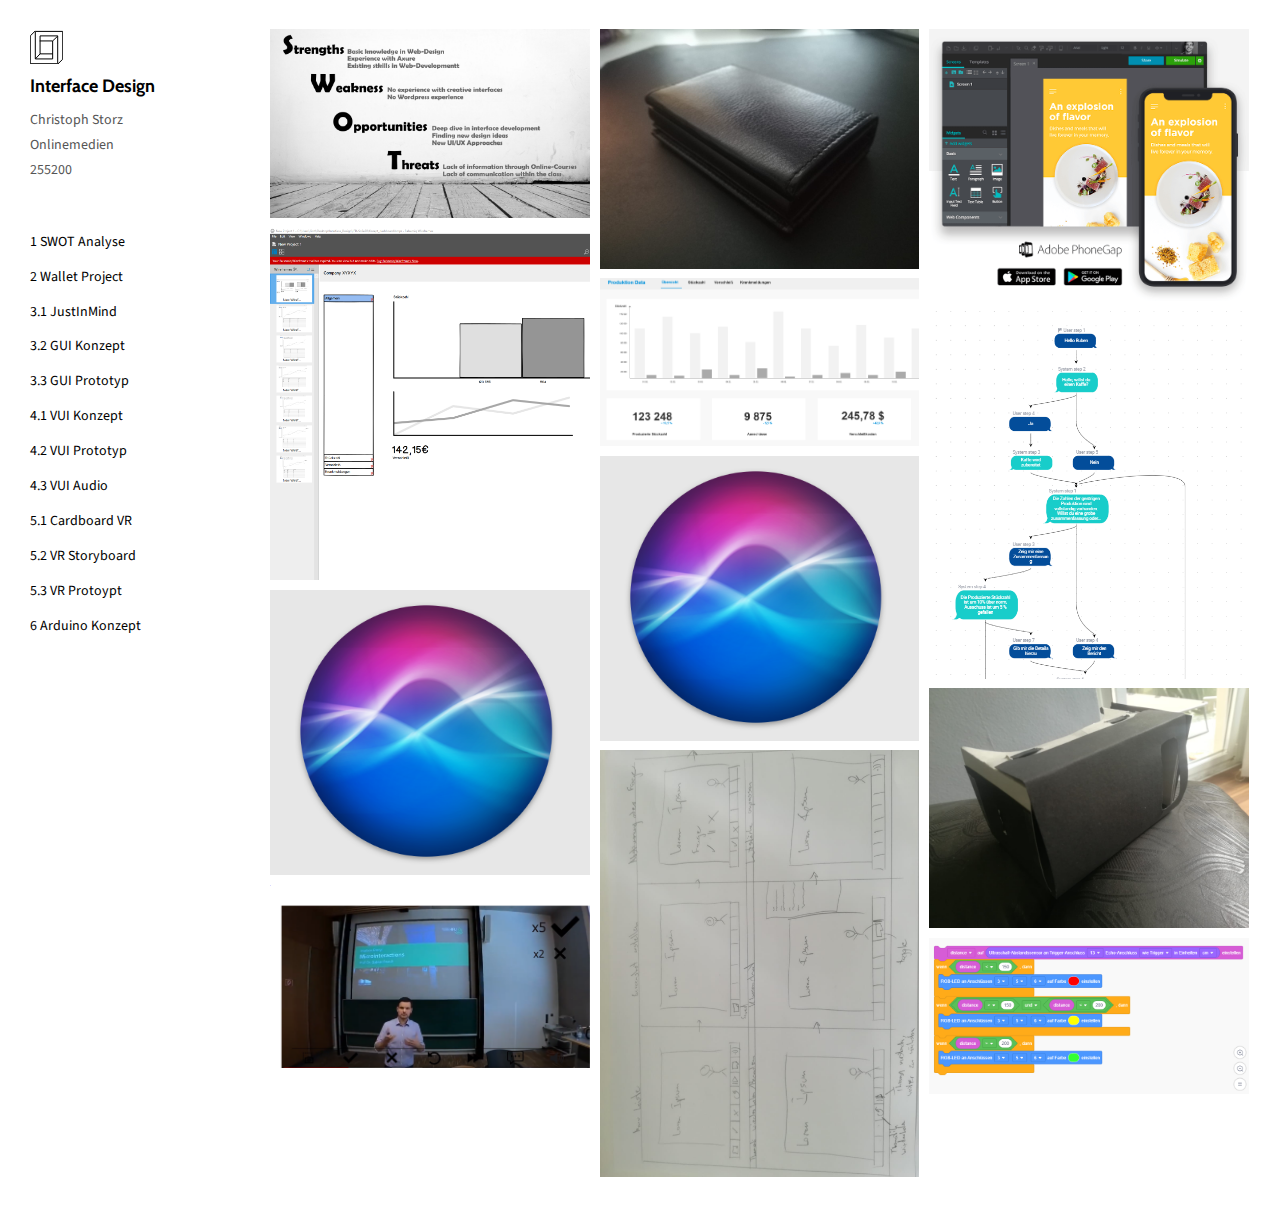
<file: newskin/index.html>
<!DOCTYPE html>
<html lang="en">

<head>
  <meta charset="UTF-8">
  <meta content="IE=edge" http-equiv="X-UA-Compatible">
  <meta content="width=device-width,initial-scale=1" name="viewport">
  <meta content="Page description" name="description">
  <meta name="google" content="notranslate" />
  <meta content="Mashup templates have been developped by Orson.io team" name="author">

  <!-- Disable tap highlight on IE -->
  <meta name="msapplication-tap-highlight" content="no">
  
  <link href="./assets/apple-icon-180x180.png" rel="apple-touch-icon">
  <link href="./assets/favicon.ico" rel="icon">



  <title>Title page</title>  

<link href="./main.82cfd66e.css" rel="stylesheet"></head>

<body>

<!-- Add your content of header -->
<header class="">
  <div class="navbar navbar-default visible-xs">
    <button type="button" class="navbar-toggle collapsed">
      <span class="sr-only">Toggle navigation</span>
      <span class="icon-bar"></span>
      <span class="icon-bar"></span>
      <span class="icon-bar"></span>
    </button>
    <a href="./index.html" class="navbar-brand">Mashup Template</a>
  </div>

  <nav class="sidebar">
    <div class="navbar-collapse" id="navbar-collapse">
      <div class="site-header hidden-xs">
          <a class="site-brand" href="./index.html" title="">
            <img class="img-responsive site-logo" alt="" src="./assets/images/mashup-logo.svg">
            Interface Design
          </a>
        <p>Christoph Storz <br> Onlinemedien <br> 255200</p>
      </div>
      <ul class="nav">
        <li><a href="../SWOT.png" title="">1 SWOT Analyse</a></li>
        <li><a href="../Wallet.pdf" title="">2 Wallet Project</a></li>
        <li><a href="../JustinMind.pdf" title="">3.1 JustInMind</a></li>
        <li><a href="../Kozept_dashboard.bmpr" title="">3.2 GUI Konzept</a></li>
        <li><a href="../aufgabe3/index.html" title="">3.3 GUI Prototyp</a></li>
        <li><a href="https://app.fabble.io/share/937572" title="">4.1 VUI Konzept</a></li>
        <li><a href="../VUI/playground-artyom.html" title="">4.2 VUI Prototyp</a></li>
        <li><a href="../VUI/vui_audio.mp3" title="">4.3 VUI Audio</a></li>
        <li><a href="../ifd6.pdf" title="">5.1 Cardboard VR</a></li>
        <li><a href="../ifd7.pdf" title="">5.2 VR Storyboard</a></li>
        <li><a href="../ifd8.pdf" title="">5.3 VR Protoypt</a></li>
        <li><a href="./project.html" title="">6 Arduino Konzept</a></li>
      </ul>
 
    </div> 
  </nav>
</header>
<main class="" id="main-collapse">

<!-- Add your site or app content here -->
 
<div class="hero-full-wrapper">
  <div class="grid">
  <div class="gutter-sizer"></div>
    <div class="grid-sizer"></div>
    
    <div class="grid-item">
      <img class="img-responsive" alt="" src="../SWOT.png">
      <a href="../SWOT.png" class="project-description">
        <div class="project-text-holder">
          <div class="project-text-inner">
            <h3>SWOT Analysis</h3>
            <p>Learn more</p>
          </div>
        </div>
      </a>
    </div>

    
    <div class="grid-item">
      <img class="img-responsive" alt="" src="../wallet.jpeg">
      <a href="../Wallet.pdf" class="project-description">
        <div class="project-text-holder">
          <div class="project-text-inner">
            <h3>Wallet Project</h3>
            <p>Learn more</p>
          </div>
        </div>
      </a>
    </div>

    <div class="grid-item">
      <img class="img-responsive" alt="" src="../justinmind.png">
      <a href="../JustinMind.pdf" class="project-description">
        <div class="project-text-holder">
          <div class="project-text-inner">
            <h3>JustInMind Analyse</h3>
            <p>Discover more</p>
          </div>
        </div>
      </a>
    </div>
    <div class="grid-item">
      <img class="img-responsive" alt="" src="../balasmiq.PNG">
      <a href="../Kozept_dashboard.bmpr" class="project-description">
        <div class="project-text-holder">
          <div class="project-text-inner">
            <h3>Balsamiq Protoype</h3>
            <p>Discover it</p>
          </div>
        </div>
      </a>
    </div>
    
    <div class="grid-item">
      <img class="img-responsive" alt="" src="../axure.PNG">
      <a href="../aufgabe3/index.html" target="_blank" class="project-description">
        <div class="project-text-holder">
          <div class="project-text-inner">
            <h3>High-Fid Prototype</h3>
            <p>Discover more</p>
          </div>
        </div>
      </a>
    </div>

    <div class="grid-item">
      <img class="img-responsive" alt="" src="../Vui_proto.PNG">
      <a href="https://app.fabble.io/share/937572" target="_blank" class="project-description">
        <div class="project-text-holder">
          <div class="project-text-inner">
            <h3>VUI Konzept</h3>
            <p>Discover more</p>
          </div>
        </div>
      </a>
    </div>

    <div class="grid-item">
      <img class="img-responsive" alt="" src="../vui.PNG">
      <a href="../VUI/playground-artyom.html" class="project-description">
        <div class="project-text-holder">
          <div class="project-text-inner">
            <h3>Artyom Prototyp</h3>
            <p>Discover more</p>
          </div>
        </div>
      </a>
    </div>

    <div class="grid-item">
      <img class="img-responsive" alt="" src="../vui.PNG">
      <a href="../VUI/vui_audio.mp3" class="project-description">
        <div class="project-text-holder">
          <div class="project-text-inner">
            <h3>Artyom Aufnahme</h3>
            <p>Discover more</p>
          </div>
        </div>
      </a>
    </div>

    <div class="grid-item">
      <img class="img-responsive" alt="" src="../brille_bauen.jpeg">
      <a href="../ifd6.pdf" class="project-description">
        <div class="project-text-holder">
          <div class="project-text-inner">
            <h3>Google Cardboard VR Bau</h3>
            <p>Discover more</p>
          </div>
        </div>
      </a>
    </div>

    <div class="grid-item">
      <img class="img-responsive" alt="" src="../storyboard.jpeg">
      <a href="../ifd7.pdf" class="project-description">
        <div class="project-text-holder">
          <div class="project-text-inner">
            <h3>VR-Applikation Storyboard</h3>
            <p>Discover more</p>
          </div>
        </div>
      </a>
    </div>

    <div class="grid-item">
      <img class="img-responsive" alt="" src="../vr_proto.PNG">
      <a href="../ifd8.pdf" class="project-description">
        <div class="project-text-holder">
          <div class="project-text-inner">
            <h3>VR-Applikation Prototyp</h3>
            <p>Discover more</p>
          </div>
        </div>
      </a>
    </div>

    <div class="grid-item">
      <img class="img-responsive" alt="" src="../arduino_blocks.PNG">
      <a href="./project.html" class="project-description">
        <div class="project-text-holder">
          <div class="project-text-inner">
            <h3>Arduino Konzept</h3>
            <p>Discover more</p>
          </div>
        </div>
      </a>
    </div>
    
  </div>
</div>


<script>
  document.addEventListener("DOMContentLoaded", function (event) {
     masonryBuild();
  });
</script>

</main>

<script>
document.addEventListener("DOMContentLoaded", function (event) {
  navbarToggleSidebar();
  navActivePage();
});
</script>

<!-- Google Analytics: change UA-XXXXX-X to be your site's ID 

<script>
  (function (i, s, o, g, r, a, m) {
    i['GoogleAnalyticsObject'] = r; i[r] = i[r] || function () {
      (i[r].q = i[r].q || []).push(arguments)
    }, i[r].l = 1 * new Date(); a = s.createElement(o),
      m = s.getElementsByTagName(o)[0]; a.async = 1; a.src = g; m.parentNode.insertBefore(a, m)
  })(window, document, 'script', '//www.google-analytics.com/analytics.js', 'ga');
  ga('create', 'UA-XXXXX-X', 'auto');
  ga('send', 'pageview');
</script>

--><script type="text/javascript" src="./main.85741bff.js"></script></body>

</html>
</file>
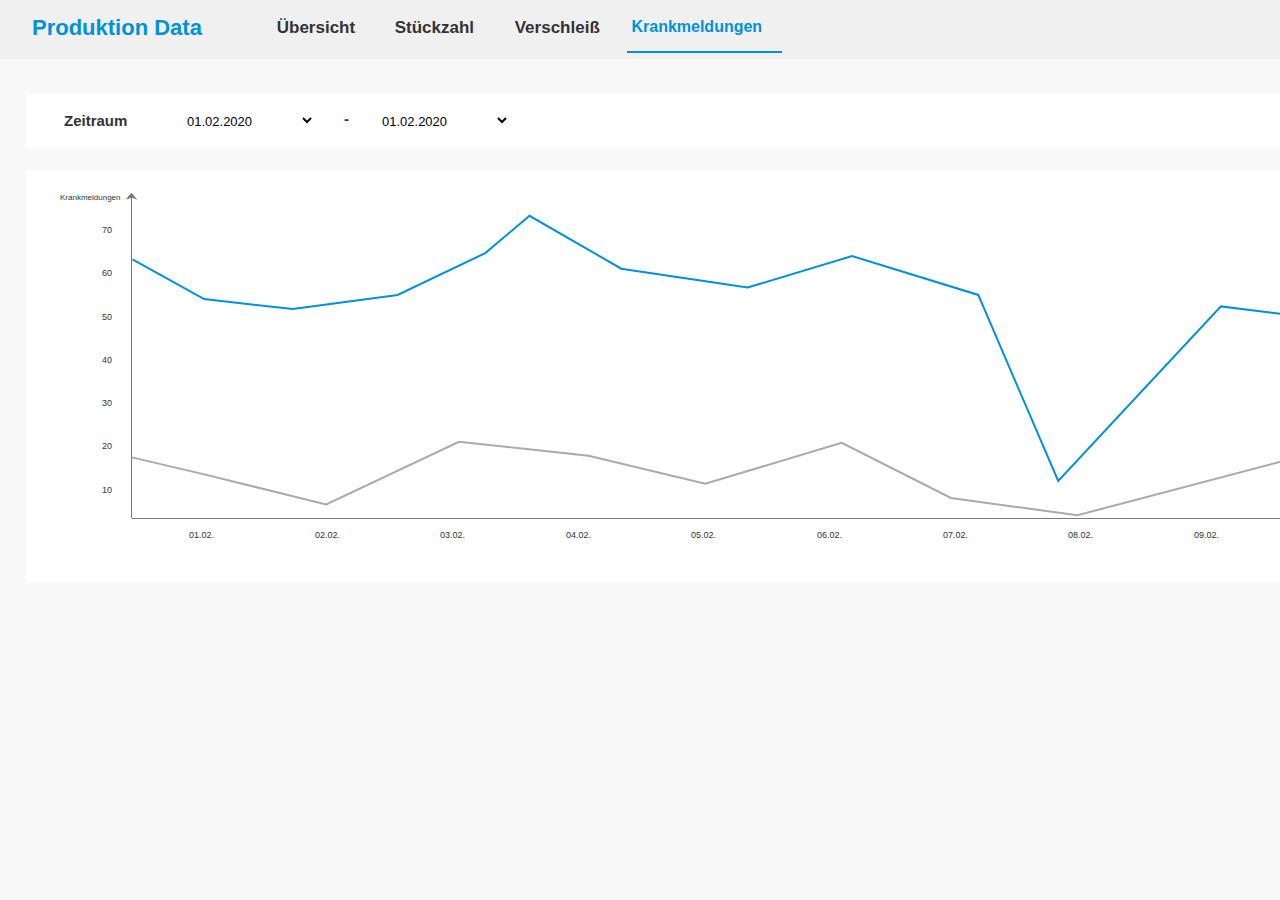
<file: aufgabe3/krankmeldungen.html>
﻿<!DOCTYPE html>
<html>
  <head>
    <title>Krankmeldungen</title>
    <meta http-equiv="X-UA-Compatible" content="IE=edge"/>
    <meta http-equiv="content-type" content="text/html; charset=utf-8"/>
    <link href="resources/css/axure_rp_page.css" type="text/css" rel="stylesheet"/>
    <link href="data/styles.css" type="text/css" rel="stylesheet"/>
    <link href="files/krankmeldungen/styles.css" type="text/css" rel="stylesheet"/>
    <script src="resources/scripts/jquery-3.2.1.min.js"></script>
    <script src="resources/scripts/axure/axQuery.js"></script>
    <script src="resources/scripts/axure/globals.js"></script>
    <script src="resources/scripts/axutils.js"></script>
    <script src="resources/scripts/axure/annotation.js"></script>
    <script src="resources/scripts/axure/axQuery.std.js"></script>
    <script src="resources/scripts/axure/doc.js"></script>
    <script src="resources/scripts/messagecenter.js"></script>
    <script src="resources/scripts/axure/events.js"></script>
    <script src="resources/scripts/axure/recording.js"></script>
    <script src="resources/scripts/axure/action.js"></script>
    <script src="resources/scripts/axure/expr.js"></script>
    <script src="resources/scripts/axure/geometry.js"></script>
    <script src="resources/scripts/axure/flyout.js"></script>
    <script src="resources/scripts/axure/model.js"></script>
    <script src="resources/scripts/axure/repeater.js"></script>
    <script src="resources/scripts/axure/sto.js"></script>
    <script src="resources/scripts/axure/utils.temp.js"></script>
    <script src="resources/scripts/axure/variables.js"></script>
    <script src="resources/scripts/axure/drag.js"></script>
    <script src="resources/scripts/axure/move.js"></script>
    <script src="resources/scripts/axure/visibility.js"></script>
    <script src="resources/scripts/axure/style.js"></script>
    <script src="resources/scripts/axure/adaptive.js"></script>
    <script src="resources/scripts/axure/tree.js"></script>
    <script src="resources/scripts/axure/init.temp.js"></script>
    <script src="resources/scripts/axure/legacy.js"></script>
    <script src="resources/scripts/axure/viewer.js"></script>
    <script src="resources/scripts/axure/math.js"></script>
    <script src="resources/scripts/axure/jquery.nicescroll.min.js"></script>
    <script src="data/document.js"></script>
    <script src="files/krankmeldungen/data.js"></script>
    <script type="text/javascript">
      $axure.utils.getTransparentGifPath = function() { return 'resources/images/transparent.gif'; };
      $axure.utils.getOtherPath = function() { return 'resources/Other.html'; };
      $axure.utils.getReloadPath = function() { return 'resources/reload.html'; };
    </script>
  </head>
  <body>
    <div id="base" class="">

      <!-- Unnamed (Dynamic Panel) -->
      <div id="u298" class="ax_default">
        <div id="u298_state0" class="panel_state" data-label="Graph" style="">
          <div id="u298_state0_content" class="panel_state_content">

            <!-- Unnamed (Rectangle) -->
            <div id="u299" class="ax_default shape">
              <div id="u299_div" class=""></div>
              <div id="u299_text" class="text " style="display:none; visibility: hidden">
                <p></p>
              </div>
            </div>

            <!-- Unnamed (Vertical Line) -->
            <div id="u300" class="compound ax_default line" data-height="325" data-width="1" CompoundMode="true">
              <img id="u300_img" class="singleImg img " src="images/main/u14.svg"/>
              <div id="u300p000" class="ax_vector_shape" WidgetTopLeftX="-0.493939393939394" WidgetTopLeftY="0" WidgetTopRightX="-0.493939393939394" WidgetTopRightY="-0.166666666666667" WidgetBottomLeftX="0.490909090909091" WidgetBottomLeftY="0" WidgetBottomRightX="0.490909090909091" WidgetBottomRightY="-0.166666666666667">
                <img id="u300p000_img" class="img " src="images/st_ckzahl/u99p000.svg"/>
              </div>
              <div id="u300p001" class="ax_vector_shape" WidgetTopLeftX="-0.0277777777777778" WidgetTopLeftY="0.0294117647058824" WidgetTopRightX="-0.0277777777777778" WidgetTopRightY="0" WidgetBottomLeftX="9" WidgetBottomLeftY="0.0294117647058824" WidgetBottomRightX="9" WidgetBottomRightY="0">
                <img id="u300p001_img" class="img " src="images/st_ckzahl/u99p001.svg"/>
              </div>
              <div id="u300p002" class="ax_vector_shape" WidgetTopLeftX="-0.25" WidgetTopLeftY="-81.5" WidgetTopRightX="0" WidgetTopRightY="-81.5" WidgetBottomLeftX="-0.25" WidgetBottomLeftY="-0.25" WidgetBottomRightX="0" WidgetBottomRightY="-0.25">
                <img id="u300p002_img" class="img " src="images/st_ckzahl/u99p002.svg"/>
              </div>
              <div id="u300_text" class="text " style="display:none; visibility: hidden">
                <p></p>
              </div>
            </div>

            <!-- Unnamed (Line) -->
            <div id="u301" class="ax_default line">
              <img id="u301_img" class="img " src="images/verschlei_/u196.svg"/>
              <div id="u301_text" class="text " style="display:none; visibility: hidden">
                <p></p>
              </div>
            </div>

            <!-- Unnamed (Rectangle) -->
            <div id="u302" class="ax_default paragraph">
              <div id="u302_div" class=""></div>
              <div id="u302_text" class="text ">
                <p><span>Krankmeldungen</span></p>
              </div>
            </div>

            <!-- Unnamed (Rectangle) -->
            <div id="u303" class="ax_default paragraph">
              <div id="u303_div" class=""></div>
              <div id="u303_text" class="text ">
                <p><span>Datum</span></p>
              </div>
            </div>

            <!-- Unnamed (Rectangle) -->
            <div id="u304" class="ax_default paragraph">
              <div id="u304_div" class=""></div>
              <div id="u304_text" class="text ">
                <p><span>10</span></p>
              </div>
            </div>

            <!-- Unnamed (Rectangle) -->
            <div id="u305" class="ax_default paragraph">
              <div id="u305_div" class=""></div>
              <div id="u305_text" class="text ">
                <p><span>20</span></p>
              </div>
            </div>

            <!-- Unnamed (Rectangle) -->
            <div id="u306" class="ax_default paragraph">
              <div id="u306_div" class=""></div>
              <div id="u306_text" class="text ">
                <p><span>30</span></p>
              </div>
            </div>

            <!-- Unnamed (Rectangle) -->
            <div id="u307" class="ax_default paragraph">
              <div id="u307_div" class=""></div>
              <div id="u307_text" class="text ">
                <p><span>40</span></p>
              </div>
            </div>

            <!-- Unnamed (Rectangle) -->
            <div id="u308" class="ax_default paragraph">
              <div id="u308_div" class=""></div>
              <div id="u308_text" class="text ">
                <p><span>50</span></p>
              </div>
            </div>

            <!-- Unnamed (Rectangle) -->
            <div id="u309" class="ax_default paragraph">
              <div id="u309_div" class=""></div>
              <div id="u309_text" class="text ">
                <p><span>60</span></p>
              </div>
            </div>

            <!-- Unnamed (Rectangle) -->
            <div id="u310" class="ax_default paragraph">
              <div id="u310_div" class=""></div>
              <div id="u310_text" class="text ">
                <p><span>70</span></p>
              </div>
            </div>

            <!-- Unnamed (Rectangle) -->
            <div id="u311" class="ax_default paragraph">
              <div id="u311_div" class=""></div>
              <div id="u311_text" class="text ">
                <p><span>01.02.</span></p>
              </div>
            </div>

            <!-- Unnamed (Rectangle) -->
            <div id="u312" class="ax_default paragraph">
              <div id="u312_div" class=""></div>
              <div id="u312_text" class="text ">
                <p><span>06.02.</span></p>
              </div>
            </div>

            <!-- Unnamed (Rectangle) -->
            <div id="u313" class="ax_default paragraph">
              <div id="u313_div" class=""></div>
              <div id="u313_text" class="text ">
                <p><span>07.02.</span></p>
              </div>
            </div>

            <!-- Unnamed (Rectangle) -->
            <div id="u314" class="ax_default paragraph">
              <div id="u314_div" class=""></div>
              <div id="u314_text" class="text ">
                <p><span>08.02.</span></p>
              </div>
            </div>

            <!-- Unnamed (Rectangle) -->
            <div id="u315" class="ax_default paragraph">
              <div id="u315_div" class=""></div>
              <div id="u315_text" class="text ">
                <p><span>09.02.</span></p>
              </div>
            </div>

            <!-- Unnamed (Rectangle) -->
            <div id="u316" class="ax_default paragraph">
              <div id="u316_div" class=""></div>
              <div id="u316_text" class="text ">
                <p><span>10.02.</span></p>
              </div>
            </div>

            <!-- Unnamed (Rectangle) -->
            <div id="u317" class="ax_default paragraph">
              <div id="u317_div" class=""></div>
              <div id="u317_text" class="text ">
                <p><span>11.02.</span></p>
              </div>
            </div>

            <!-- Unnamed (Rectangle) -->
            <div id="u318" class="ax_default paragraph">
              <div id="u318_div" class=""></div>
              <div id="u318_text" class="text ">
                <p><span>12.02.</span></p>
              </div>
            </div>

            <!-- Unnamed (Rectangle) -->
            <div id="u319" class="ax_default paragraph">
              <div id="u319_div" class=""></div>
              <div id="u319_text" class="text ">
                <p><span>13.02.</span></p>
              </div>
            </div>

            <!-- Unnamed (Rectangle) -->
            <div id="u320" class="ax_default paragraph">
              <div id="u320_div" class=""></div>
              <div id="u320_text" class="text ">
                <p><span>02.02.</span></p>
              </div>
            </div>

            <!-- Unnamed (Rectangle) -->
            <div id="u321" class="ax_default paragraph">
              <div id="u321_div" class=""></div>
              <div id="u321_text" class="text ">
                <p><span>03.02.</span></p>
              </div>
            </div>

            <!-- Unnamed (Rectangle) -->
            <div id="u322" class="ax_default paragraph">
              <div id="u322_div" class=""></div>
              <div id="u322_text" class="text ">
                <p><span>04.02.</span></p>
              </div>
            </div>

            <!-- Unnamed (Rectangle) -->
            <div id="u323" class="ax_default paragraph">
              <div id="u323_div" class=""></div>
              <div id="u323_text" class="text ">
                <p><span>05.02.</span></p>
              </div>
            </div>

            <!-- Unnamed (Shape) -->
            <div id="u324" class="ax_default line">
              <img id="u324_img" class="img " src="images/st_ckzahl/u123.svg"/>
              <div id="u324_text" class="text " style="display:none; visibility: hidden">
                <p></p>
              </div>
            </div>

            <!-- Unnamed (Shape) -->
            <div id="u325" class="ax_default line">
              <img id="u325_img" class="img " src="images/st_ckzahl/u124.svg"/>
              <div id="u325_text" class="text " style="display:none; visibility: hidden">
                <p></p>
              </div>
            </div>

            <!-- Unnamed (Ellipse) -->
            <div id="u326" class="ax_default ellipse">
              <img id="u326_img" class="img " src="images/main/u8.svg"/>
              <div id="u326_text" class="text " style="display:none; visibility: hidden">
                <p></p>
              </div>
            </div>

            <!-- Unnamed (Rectangle) -->
            <div id="u327" class="ax_default paragraph">
              <div id="u327_div" class=""></div>
              <div id="u327_text" class="text ">
                <p><span>Krankmeldungen</span></p>
              </div>
            </div>

            <!-- Unnamed (Ellipse) -->
            <div id="u328" class="ax_default ellipse">
              <img id="u328_img" class="img " src="images/main/u95.svg"/>
              <div id="u328_text" class="text " style="display:none; visibility: hidden">
                <p></p>
              </div>
            </div>

            <!-- Unnamed (Rectangle) -->
            <div id="u329" class="ax_default paragraph">
              <div id="u329_div" class=""></div>
              <div id="u329_text" class="text ">
                <p><span>Krankheitsdauer</span></p>
              </div>
            </div>

            <!-- Unnamed (Vertical Line) -->
            <div id="u330" class="compound ax_default line" data-height="325" data-width="1" CompoundMode="true">
              <img id="u330_img" class="singleImg img " src="images/main/u14.svg"/>
              <div id="u330p000" class="ax_vector_shape" WidgetTopLeftX="-0.490909090909091" WidgetTopLeftY="0.166666666666667" WidgetTopRightX="-0.490909090909091" WidgetTopRightY="0" WidgetBottomLeftX="0.493939393939394" WidgetBottomLeftY="0.166666666666667" WidgetBottomRightX="0.493939393939394" WidgetBottomRightY="0">
                <img id="u330p000_img" class="img " src="images/verschlei_/u225p000.svg"/>
              </div>
              <div id="u330p001" class="ax_vector_shape" WidgetTopLeftX="-0.0555555555555556" WidgetTopLeftY="0" WidgetTopRightX="-0.0555555555555556" WidgetTopRightY="-0.0294117647058824" WidgetBottomLeftX="8.97222222222222" WidgetBottomLeftY="0" WidgetBottomRightX="8.97222222222222" WidgetBottomRightY="-0.0294117647058824">
                <img id="u330p001_img" class="img " src="images/verschlei_/u225p001.svg"/>
              </div>
              <div id="u330p002" class="ax_vector_shape" WidgetTopLeftX="-0.5" WidgetTopLeftY="-81.25" WidgetTopRightX="0" WidgetTopRightY="-81.25" WidgetBottomLeftX="-0.5" WidgetBottomLeftY="0" WidgetBottomRightX="0" WidgetBottomRightY="0">
                <img id="u330p002_img" class="img " src="images/verschlei_/u225p002.svg"/>
              </div>
              <div id="u330_text" class="text " style="display:none; visibility: hidden">
                <p></p>
              </div>
            </div>

            <!-- Unnamed (Rectangle) -->
            <div id="u331" class="ax_default paragraph">
              <div id="u331_div" class=""></div>
              <div id="u331_text" class="text ">
                <p><span>Durschn.</span></p><p><span>Krankheitsdauer</span></p>
              </div>
            </div>

            <!-- Unnamed (Rectangle) -->
            <div id="u332" class="ax_default paragraph">
              <div id="u332_div" class=""></div>
              <div id="u332_text" class="text ">
                <p><span>2</span></p>
              </div>
            </div>

            <!-- Unnamed (Rectangle) -->
            <div id="u333" class="ax_default paragraph">
              <div id="u333_div" class=""></div>
              <div id="u333_text" class="text ">
                <p><span>4</span></p>
              </div>
            </div>

            <!-- Unnamed (Rectangle) -->
            <div id="u334" class="ax_default paragraph">
              <div id="u334_div" class=""></div>
              <div id="u334_text" class="text ">
                <p><span>6</span></p>
              </div>
            </div>

            <!-- Unnamed (Rectangle) -->
            <div id="u335" class="ax_default paragraph">
              <div id="u335_div" class=""></div>
              <div id="u335_text" class="text ">
                <p><span>8</span></p>
              </div>
            </div>

            <!-- Unnamed (Rectangle) -->
            <div id="u336" class="ax_default paragraph">
              <div id="u336_div" class=""></div>
              <div id="u336_text" class="text ">
                <p><span>10</span></p>
              </div>
            </div>

            <!-- Unnamed (Rectangle) -->
            <div id="u337" class="ax_default paragraph">
              <div id="u337_div" class=""></div>
              <div id="u337_text" class="text ">
                <p><span>12</span></p>
              </div>
            </div>

            <!-- Unnamed (Rectangle) -->
            <div id="u338" class="ax_default paragraph">
              <div id="u338_div" class=""></div>
              <div id="u338_text" class="text ">
                <p><span>14</span></p>
              </div>
            </div>
          </div>
        </div>
        <div id="u298_state1" class="panel_state" data-label="Data" style="visibility: hidden;">
          <div id="u298_state1_content" class="panel_state_content">

            <!-- Unnamed (Rectangle) -->
            <div id="u339" class="ax_default shape">
              <div id="u339_div" class=""></div>
              <div id="u339_text" class="text " style="display:none; visibility: hidden">
                <p></p>
              </div>
            </div>

            <!-- Unnamed (Rectangle) -->
            <div id="u340" class="ax_default paragraph">
              <div id="u340_div" class=""></div>
              <div id="u340_text" class="text ">
                <p><span>Datum</span></p>
              </div>
            </div>

            <!-- Unnamed (Rectangle) -->
            <div id="u341" class="ax_default paragraph">
              <div id="u341_div" class=""></div>
              <div id="u341_text" class="text ">
                <p><span>Krank-meldungen</span></p>
              </div>
            </div>

            <!-- Unnamed (Rectangle) -->
            <div id="u342" class="ax_default paragraph">
              <div id="u342_div" class=""></div>
              <div id="u342_text" class="text ">
                <p><span>Durschn.</span></p><p><span>Dauer</span></p>
              </div>
            </div>

            <!-- Unnamed (Line) -->
            <div id="u343" class="ax_default line">
              <img id="u343_img" class="img " src="images/st_ckzahl/u133.svg"/>
              <div id="u343_text" class="text " style="display:none; visibility: hidden">
                <p></p>
              </div>
            </div>

            <!-- Unnamed (Line) -->
            <div id="u344" class="ax_default line">
              <img id="u344_img" class="img " src="images/st_ckzahl/u133.svg"/>
              <div id="u344_text" class="text " style="display:none; visibility: hidden">
                <p></p>
              </div>
            </div>

            <!-- Unnamed (Line) -->
            <div id="u345" class="ax_default line">
              <img id="u345_img" class="img " src="images/st_ckzahl/u135.svg"/>
              <div id="u345_text" class="text " style="display:none; visibility: hidden">
                <p></p>
              </div>
            </div>

            <!-- Unnamed (Group) -->
            <div id="u346" class="ax_default" data-left="140" data-top="306" data-width="79" data-height="124">

              <!-- Unnamed (Rectangle) -->
              <div id="u347" class="ax_default paragraph">
                <div id="u347_div" class=""></div>
                <div id="u347_text" class="text ">
                  <p><span>01.02.2020</span></p>
                </div>
              </div>

              <!-- Unnamed (Rectangle) -->
              <div id="u348" class="ax_default paragraph">
                <div id="u348_div" class=""></div>
                <div id="u348_text" class="text ">
                  <p><span>30</span></p>
                </div>
              </div>

              <!-- Unnamed (Rectangle) -->
              <div id="u349" class="ax_default paragraph">
                <div id="u349_div" class=""></div>
                <div id="u349_text" class="text ">
                  <p><span>3</span></p>
                </div>
              </div>
            </div>

            <!-- Unnamed (Group) -->
            <div id="u350" class="ax_default" data-left="328" data-top="306" data-width="79" data-height="124">

              <!-- Unnamed (Rectangle) -->
              <div id="u351" class="ax_default paragraph">
                <div id="u351_div" class=""></div>
                <div id="u351_text" class="text ">
                  <p><span>02.02.2020</span></p>
                </div>
              </div>

              <!-- Unnamed (Rectangle) -->
              <div id="u352" class="ax_default paragraph">
                <div id="u352_div" class=""></div>
                <div id="u352_text" class="text ">
                  <p><span>24</span></p>
                </div>
              </div>

              <!-- Unnamed (Rectangle) -->
              <div id="u353" class="ax_default paragraph">
                <div id="u353_div" class=""></div>
                <div id="u353_text" class="text ">
                  <p><span>8</span></p>
                </div>
              </div>
            </div>

            <!-- Unnamed (Group) -->
            <div id="u354" class="ax_default" data-left="516" data-top="306" data-width="79" data-height="124">

              <!-- Unnamed (Rectangle) -->
              <div id="u355" class="ax_default paragraph">
                <div id="u355_div" class=""></div>
                <div id="u355_text" class="text ">
                  <p><span>03.02.2020</span></p>
                </div>
              </div>

              <!-- Unnamed (Rectangle) -->
              <div id="u356" class="ax_default paragraph">
                <div id="u356_div" class=""></div>
                <div id="u356_text" class="text ">
                  <p><span>41</span></p>
                </div>
              </div>

              <!-- Unnamed (Rectangle) -->
              <div id="u357" class="ax_default paragraph">
                <div id="u357_div" class=""></div>
                <div id="u357_text" class="text ">
                  <p><span>6</span></p>
                </div>
              </div>
            </div>

            <!-- Unnamed (Group) -->
            <div id="u358" class="ax_default" data-left="704" data-top="306" data-width="79" data-height="124">

              <!-- Unnamed (Rectangle) -->
              <div id="u359" class="ax_default paragraph">
                <div id="u359_div" class=""></div>
                <div id="u359_text" class="text ">
                  <p><span>04.02.2020</span></p>
                </div>
              </div>

              <!-- Unnamed (Rectangle) -->
              <div id="u360" class="ax_default paragraph">
                <div id="u360_div" class=""></div>
                <div id="u360_text" class="text ">
                  <p><span>68</span></p>
                </div>
              </div>

              <!-- Unnamed (Rectangle) -->
              <div id="u361" class="ax_default paragraph">
                <div id="u361_div" class=""></div>
                <div id="u361_text" class="text ">
                  <p><span>1</span></p>
                </div>
              </div>
            </div>

            <!-- Unnamed (Group) -->
            <div id="u362" class="ax_default" data-left="892" data-top="306" data-width="79" data-height="124">

              <!-- Unnamed (Rectangle) -->
              <div id="u363" class="ax_default paragraph">
                <div id="u363_div" class=""></div>
                <div id="u363_text" class="text ">
                  <p><span>05.02.2020</span></p>
                </div>
              </div>

              <!-- Unnamed (Rectangle) -->
              <div id="u364" class="ax_default paragraph">
                <div id="u364_div" class=""></div>
                <div id="u364_text" class="text ">
                  <p><span>21</span></p>
                </div>
              </div>

              <!-- Unnamed (Rectangle) -->
              <div id="u365" class="ax_default paragraph">
                <div id="u365_div" class=""></div>
                <div id="u365_text" class="text ">
                  <p><span>4</span></p>
                </div>
              </div>
            </div>

            <!-- Unnamed (Group) -->
            <div id="u366" class="ax_default" data-left="1080" data-top="306" data-width="79" data-height="124">

              <!-- Unnamed (Rectangle) -->
              <div id="u367" class="ax_default paragraph">
                <div id="u367_div" class=""></div>
                <div id="u367_text" class="text ">
                  <p><span>06.02.2020</span></p>
                </div>
              </div>

              <!-- Unnamed (Rectangle) -->
              <div id="u368" class="ax_default paragraph">
                <div id="u368_div" class=""></div>
                <div id="u368_text" class="text ">
                  <p><span>9</span></p>
                </div>
              </div>

              <!-- Unnamed (Rectangle) -->
              <div id="u369" class="ax_default paragraph">
                <div id="u369_div" class=""></div>
                <div id="u369_text" class="text ">
                  <p><span>6</span></p>
                </div>
              </div>
            </div>

            <!-- Unnamed (Group) -->
            <div id="u370" class="ax_default" data-left="1268" data-top="306" data-width="79" data-height="124">

              <!-- Unnamed (Rectangle) -->
              <div id="u371" class="ax_default paragraph">
                <div id="u371_div" class=""></div>
                <div id="u371_text" class="text ">
                  <p><span>07.02.2020</span></p>
                </div>
              </div>

              <!-- Unnamed (Rectangle) -->
              <div id="u372" class="ax_default paragraph">
                <div id="u372_div" class=""></div>
                <div id="u372_text" class="text ">
                  <p><span>36</span></p>
                </div>
              </div>

              <!-- Unnamed (Rectangle) -->
              <div id="u373" class="ax_default paragraph">
                <div id="u373_div" class=""></div>
                <div id="u373_text" class="text ">
                  <p><span>12</span></p>
                </div>
              </div>
            </div>

            <!-- Unnamed (Group) -->
            <div id="u374" class="ax_default" data-left="1456" data-top="306" data-width="79" data-height="124">

              <!-- Unnamed (Rectangle) -->
              <div id="u375" class="ax_default paragraph">
                <div id="u375_div" class=""></div>
                <div id="u375_text" class="text ">
                  <p><span>08.02.2020</span></p>
                </div>
              </div>

              <!-- Unnamed (Rectangle) -->
              <div id="u376" class="ax_default paragraph">
                <div id="u376_div" class=""></div>
                <div id="u376_text" class="text ">
                  <p><span>24</span></p>
                </div>
              </div>

              <!-- Unnamed (Rectangle) -->
              <div id="u377" class="ax_default paragraph">
                <div id="u377_div" class=""></div>
                <div id="u377_text" class="text ">
                  <p><span>8</span></p>
                </div>
              </div>
            </div>

            <!-- Unnamed (Group) -->
            <div id="u378" class="ax_default" data-left="1644" data-top="306" data-width="79" data-height="124">

              <!-- Unnamed (Rectangle) -->
              <div id="u379" class="ax_default paragraph">
                <div id="u379_div" class=""></div>
                <div id="u379_text" class="text ">
                  <p><span>09.02.2020</span></p>
                </div>
              </div>

              <!-- Unnamed (Rectangle) -->
              <div id="u380" class="ax_default paragraph">
                <div id="u380_div" class=""></div>
                <div id="u380_text" class="text ">
                  <p><span>14</span></p>
                </div>
              </div>

              <!-- Unnamed (Rectangle) -->
              <div id="u381" class="ax_default paragraph">
                <div id="u381_div" class=""></div>
                <div id="u381_text" class="text ">
                  <p><span>6</span></p>
                </div>
              </div>
            </div>
          </div>
        </div>
      </div>

      <!-- Unnamed (Rectangle) -->
      <div id="u382" class="ax_default shape">
        <div id="u382_div" class=""></div>
        <div id="u382_text" class="text " style="display:none; visibility: hidden">
          <p></p>
        </div>
      </div>

      <!-- Unnamed (Droplist) -->
      <div id="u383" class="ax_default droplist">
        <div id="u383_div" class=""></div>
        <select id="u383_input" class="u383_input">
          <option class="u383_input_option" value="01.02.2020">01.02.2020</option>
          <option class="u383_input_option" value="02.02.2020">02.02.2020</option>
          <option class="u383_input_option" value="03.02.2020">03.02.2020</option>
          <option class="u383_input_option" value="04.02.2020">04.02.2020</option>
          <option class="u383_input_option" value="05.02.2020">05.02.2020</option>
          <option class="u383_input_option" value="06.02.2020">06.02.2020</option>
          <option class="u383_input_option" value="07.02.2020">07.02.2020</option>
          <option class="u383_input_option" value="08.02.2020">08.02.2020</option>
          <option class="u383_input_option" value="09.02.2020">09.02.2020</option>
          <option class="u383_input_option" value="10.02.2020">10.02.2020</option>
          <option class="u383_input_option" value="11.02.2020">11.02.2020</option>
          <option class="u383_input_option" value="12.02.2020">12.02.2020</option>
        </select>
      </div>

      <!-- Unnamed (Rectangle) -->
      <div id="u384" class="ax_default paragraph">
        <div id="u384_div" class=""></div>
        <div id="u384_text" class="text ">
          <p><span>Zeitraum</span></p>
        </div>
      </div>

      <!-- Unnamed (Droplist) -->
      <div id="u385" class="ax_default droplist">
        <div id="u385_div" class=""></div>
        <select id="u385_input" class="u385_input">
          <option class="u385_input_option" value="01.02.2020">01.02.2020</option>
          <option class="u385_input_option" value="02.02.2020">02.02.2020</option>
          <option class="u385_input_option" value="03.02.2020">03.02.2020</option>
          <option class="u385_input_option" value="04.02.2020">04.02.2020</option>
          <option class="u385_input_option" value="05.02.2020">05.02.2020</option>
          <option class="u385_input_option" value="06.02.2020">06.02.2020</option>
          <option class="u385_input_option" value="07.02.2020">07.02.2020</option>
          <option class="u385_input_option" value="08.02.2020">08.02.2020</option>
          <option class="u385_input_option" value="09.02.2020">09.02.2020</option>
          <option class="u385_input_option" value="10.02.2020">10.02.2020</option>
          <option class="u385_input_option" value="11.02.2020">11.02.2020</option>
          <option class="u385_input_option" value="12.02.2020">12.02.2020</option>
        </select>
      </div>

      <!-- Unnamed (Rectangle) -->
      <div id="u386" class="ax_default paragraph">
        <div id="u386_div" class=""></div>
        <div id="u386_text" class="text ">
          <p><span>-</span></p>
        </div>
      </div>

      <!-- Unnamed (Group) -->
      <div id="u387" class="ax_default" data-left="1713" data-top="109" data-width="142" data-height="26">

        <!-- Unnamed (Rectangle) -->
        <div id="u388" class="ax_default box_3">
          <div id="u388_div" class=""></div>
          <div id="u388_text" class="text ">
            <p><span>Data</span></p>
          </div>
        </div>

        <!-- Unnamed (Rectangle) -->
        <div id="u389" class="ax_default box_3">
          <div id="u389_div" class=""></div>
          <div id="u389_text" class="text ">
            <p><span>Graph</span></p>
          </div>
        </div>
      </div>

      <!-- Unnamed (Dynamic Panel) -->
      <div id="u390" class="ax_default">
        <div id="u390_state0" class="panel_state" data-label="State1" style="">
          <div id="u390_state0_content" class="panel_state_content">

            <!-- Unnamed (Rectangle) -->
            <div id="u391" class="ax_default box_1">
              <div id="u391_div" class=""></div>
              <div id="u391_text" class="text " style="display:none; visibility: hidden">
                <p></p>
              </div>
            </div>
          </div>
        </div>
      </div>

      <!-- Unnamed (Rectangle) -->
      <div id="u392" class="ax_default paragraph">
        <div id="u392_div" class=""></div>
        <div id="u392_text" class="text ">
          <p><span>Produktion Data</span></p>
        </div>
      </div>

      <!-- Unnamed (Rectangle) -->
      <div id="u393" class="ax_default paragraph">
        <div id="u393_div" class=""></div>
        <div id="u393_text" class="text ">
          <p><span>Company Logo</span></p>
        </div>
      </div>

      <!-- Unnamed (Rectangle) -->
      <div id="u394" class="ax_default paragraph">
        <div id="u394_div" class=""></div>
        <div id="u394_text" class="text ">
          <p><span>Michael Müller</span></p>
        </div>
      </div>

      <!-- Unnamed (Group) -->
      <div id="u395" class="ax_default" data-left="1612" data-top="21" data-width="23" data-height="29">

        <!-- Unnamed (Ellipse) -->
        <div id="u396" class="ax_default ellipse">
          <img id="u396_img" class="img " src="images/main/u7.svg"/>
          <div id="u396_text" class="text " style="display:none; visibility: hidden">
            <p></p>
          </div>
        </div>

        <!-- Unnamed (Ellipse) -->
        <div id="u397" class="ax_default ellipse">
          <img id="u397_img" class="img " src="images/main/u8.svg"/>
          <div id="u397_text" class="text " style="display:none; visibility: hidden">
            <p></p>
          </div>
        </div>

        <!-- Unnamed (Rectangle) -->
        <div id="u398" class="ax_default box_2">
          <div id="u398_div" class=""></div>
          <div id="u398_text" class="text " style="display:none; visibility: hidden">
            <p></p>
          </div>
        </div>
      </div>

      <!-- Unnamed (Rectangle) -->
      <div id="u399" class="ax_default paragraph" selectiongroup="Header">
        <div id="u399_div" class=""></div>
        <div id="u399_text" class="text ">
          <p><span>&nbsp;Übersicht</span></p>
        </div>
      </div>

      <!-- Unnamed (Rectangle) -->
      <div id="u400" class="ax_default paragraph" selectiongroup="Header">
        <div id="u400_div" class=""></div>
        <div id="u400_text" class="text ">
          <p><span>&nbsp;Stückzahl</span></p>
        </div>
      </div>

      <!-- Unnamed (Rectangle) -->
      <div id="u401" class="ax_default paragraph" selectiongroup="Header">
        <div id="u401_div" class=""></div>
        <div id="u401_text" class="text ">
          <p><span>&nbsp;Verschleiß</span></p>
        </div>
      </div>

      <!-- Unnamed (Rectangle) -->
      <div id="u402" class="ax_default paragraph" selectiongroup="Header">
        <div id="u402_div" class=""></div>
        <div id="u402_text" class="text ">
          <p><span>&nbsp;Krankmeldungen</span></p>
        </div>
      </div>
    </div>
    <script src="resources/scripts/axure/ios.js"></script>
  </body>
</html>
</file>
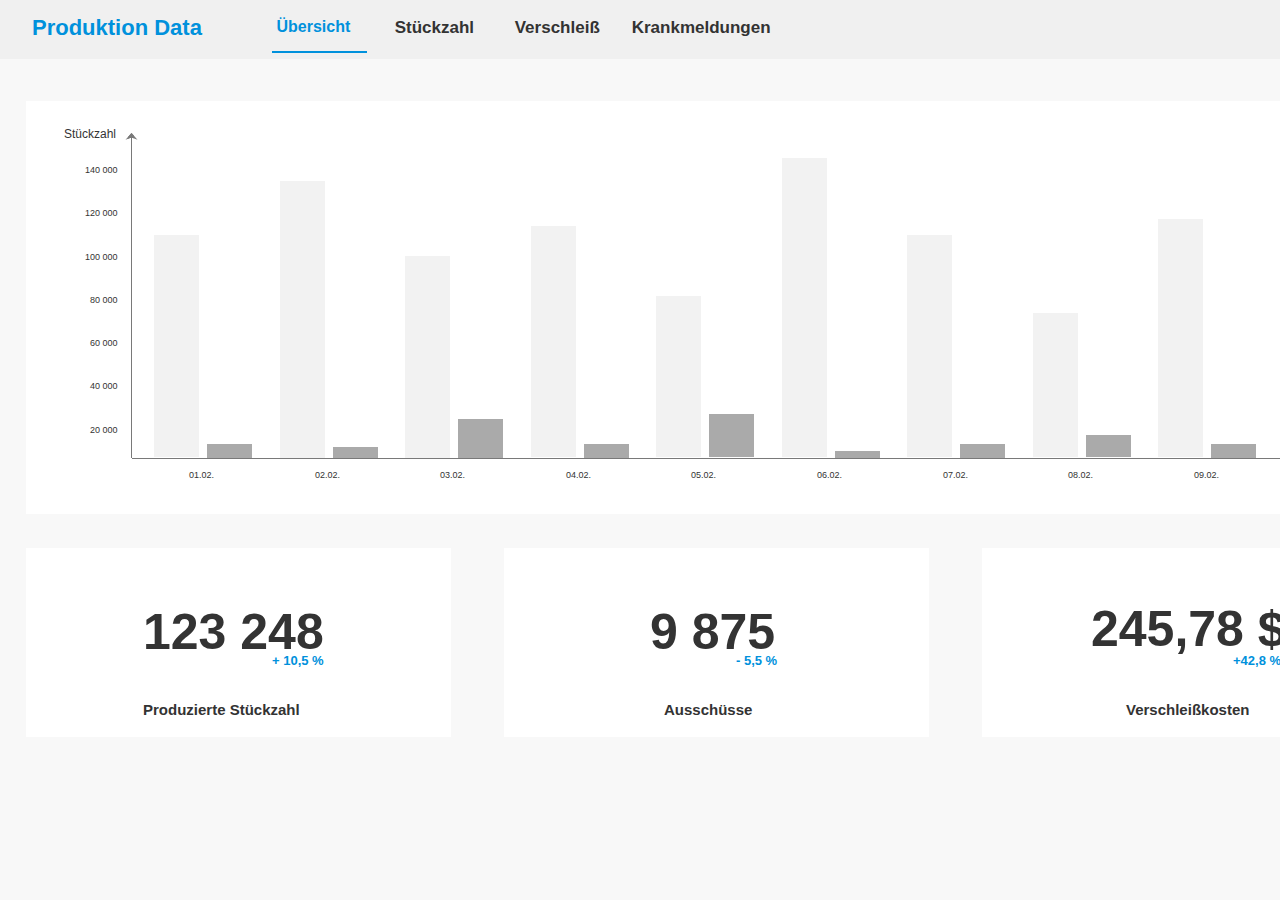
<file: aufgabe3/main.html>
﻿<!DOCTYPE html>
<html>
  <head>
    <title>Main</title>
    <meta http-equiv="X-UA-Compatible" content="IE=edge"/>
    <meta http-equiv="content-type" content="text/html; charset=utf-8"/>
    <link href="resources/css/axure_rp_page.css" type="text/css" rel="stylesheet"/>
    <link href="data/styles.css" type="text/css" rel="stylesheet"/>
    <link href="files/main/styles.css" type="text/css" rel="stylesheet"/>
    <script src="resources/scripts/jquery-3.2.1.min.js"></script>
    <script src="resources/scripts/axure/axQuery.js"></script>
    <script src="resources/scripts/axure/globals.js"></script>
    <script src="resources/scripts/axutils.js"></script>
    <script src="resources/scripts/axure/annotation.js"></script>
    <script src="resources/scripts/axure/axQuery.std.js"></script>
    <script src="resources/scripts/axure/doc.js"></script>
    <script src="resources/scripts/messagecenter.js"></script>
    <script src="resources/scripts/axure/events.js"></script>
    <script src="resources/scripts/axure/recording.js"></script>
    <script src="resources/scripts/axure/action.js"></script>
    <script src="resources/scripts/axure/expr.js"></script>
    <script src="resources/scripts/axure/geometry.js"></script>
    <script src="resources/scripts/axure/flyout.js"></script>
    <script src="resources/scripts/axure/model.js"></script>
    <script src="resources/scripts/axure/repeater.js"></script>
    <script src="resources/scripts/axure/sto.js"></script>
    <script src="resources/scripts/axure/utils.temp.js"></script>
    <script src="resources/scripts/axure/variables.js"></script>
    <script src="resources/scripts/axure/drag.js"></script>
    <script src="resources/scripts/axure/move.js"></script>
    <script src="resources/scripts/axure/visibility.js"></script>
    <script src="resources/scripts/axure/style.js"></script>
    <script src="resources/scripts/axure/adaptive.js"></script>
    <script src="resources/scripts/axure/tree.js"></script>
    <script src="resources/scripts/axure/init.temp.js"></script>
    <script src="resources/scripts/axure/legacy.js"></script>
    <script src="resources/scripts/axure/viewer.js"></script>
    <script src="resources/scripts/axure/math.js"></script>
    <script src="resources/scripts/axure/jquery.nicescroll.min.js"></script>
    <script src="data/document.js"></script>
    <script src="files/main/data.js"></script>
    <script type="text/javascript">
      $axure.utils.getTransparentGifPath = function() { return 'resources/images/transparent.gif'; };
      $axure.utils.getOtherPath = function() { return 'resources/Other.html'; };
      $axure.utils.getReloadPath = function() { return 'resources/reload.html'; };
    </script>
  </head>
  <body>
    <div id="base" class="">

      <!-- Unnamed (Rectangle) -->
      <div id="u0" class="ax_default shape">
        <div id="u0_div" class=""></div>
        <div id="u0_text" class="text " style="display:none; visibility: hidden">
          <p></p>
        </div>
      </div>

      <!-- Unnamed (Dynamic Panel) -->
      <div id="u1" class="ax_default">
        <div id="u1_state0" class="panel_state" data-label="State1" style="">
          <div id="u1_state0_content" class="panel_state_content">

            <!-- Unnamed (Rectangle) -->
            <div id="u2" class="ax_default box_1">
              <div id="u2_div" class=""></div>
              <div id="u2_text" class="text " style="display:none; visibility: hidden">
                <p></p>
              </div>
            </div>
          </div>
        </div>
      </div>

      <!-- Unnamed (Rectangle) -->
      <div id="u3" class="ax_default paragraph">
        <div id="u3_div" class=""></div>
        <div id="u3_text" class="text ">
          <p><span>Produktion Data</span></p>
        </div>
      </div>

      <!-- Unnamed (Rectangle) -->
      <div id="u4" class="ax_default paragraph">
        <div id="u4_div" class=""></div>
        <div id="u4_text" class="text ">
          <p><span>Company Logo</span></p>
        </div>
      </div>

      <!-- Unnamed (Rectangle) -->
      <div id="u5" class="ax_default paragraph">
        <div id="u5_div" class=""></div>
        <div id="u5_text" class="text ">
          <p><span>Michael Müller</span></p>
        </div>
      </div>

      <!-- Unnamed (Group) -->
      <div id="u6" class="ax_default" data-left="1612" data-top="21" data-width="23" data-height="29">

        <!-- Unnamed (Ellipse) -->
        <div id="u7" class="ax_default ellipse">
          <img id="u7_img" class="img " src="images/main/u7.svg"/>
          <div id="u7_text" class="text " style="display:none; visibility: hidden">
            <p></p>
          </div>
        </div>

        <!-- Unnamed (Ellipse) -->
        <div id="u8" class="ax_default ellipse">
          <img id="u8_img" class="img " src="images/main/u8.svg"/>
          <div id="u8_text" class="text " style="display:none; visibility: hidden">
            <p></p>
          </div>
        </div>

        <!-- Unnamed (Rectangle) -->
        <div id="u9" class="ax_default box_2">
          <div id="u9_div" class=""></div>
          <div id="u9_text" class="text " style="display:none; visibility: hidden">
            <p></p>
          </div>
        </div>
      </div>

      <!-- Unnamed (Rectangle) -->
      <div id="u10" class="ax_default paragraph" selectiongroup="Header">
        <div id="u10_div" class=""></div>
        <div id="u10_text" class="text ">
          <p><span>&nbsp;Übersicht</span></p>
        </div>
      </div>

      <!-- Unnamed (Rectangle) -->
      <div id="u11" class="ax_default paragraph" selectiongroup="Header">
        <div id="u11_div" class=""></div>
        <div id="u11_text" class="text ">
          <p><span>&nbsp;Stückzahl</span></p>
        </div>
      </div>

      <!-- Unnamed (Rectangle) -->
      <div id="u12" class="ax_default paragraph" selectiongroup="Header">
        <div id="u12_div" class=""></div>
        <div id="u12_text" class="text ">
          <p><span>&nbsp;Verschleiß</span></p>
        </div>
      </div>

      <!-- Unnamed (Rectangle) -->
      <div id="u13" class="ax_default paragraph" selectiongroup="Header">
        <div id="u13_div" class=""></div>
        <div id="u13_text" class="text ">
          <p><span>&nbsp;Krankmeldungen</span></p>
        </div>
      </div>

      <!-- Unnamed (Vertical Line) -->
      <div id="u14" class="compound ax_default line" data-height="325" data-width="1" CompoundMode="true">
        <img id="u14_img" class="singleImg img " src="images/main/u14.svg"/>
        <div id="u14p000" class="ax_vector_shape" WidgetTopLeftX="-0.490909090909091" WidgetTopLeftY="0" WidgetTopRightX="-0.490909090909091" WidgetTopRightY="-0.166666666666667" WidgetBottomLeftX="0.493939393939394" WidgetBottomLeftY="0" WidgetBottomRightX="0.493939393939394" WidgetBottomRightY="-0.166666666666667">
          <img id="u14p000_img" class="img " src="images/main/u14p000.svg"/>
        </div>
        <div id="u14p001" class="ax_vector_shape" WidgetTopLeftX="-0.0555555555555556" WidgetTopLeftY="0.0294117647058824" WidgetTopRightX="-0.0555555555555556" WidgetTopRightY="0" WidgetBottomLeftX="8.97222222222222" WidgetBottomLeftY="0.0294117647058824" WidgetBottomRightX="8.97222222222222" WidgetBottomRightY="0">
          <img id="u14p001_img" class="img " src="images/main/u14p001.svg"/>
        </div>
        <div id="u14p002" class="ax_vector_shape" WidgetTopLeftX="-0.25" WidgetTopLeftY="-81.25" WidgetTopRightX="0" WidgetTopRightY="-81.25" WidgetBottomLeftX="-0.25" WidgetBottomLeftY="0" WidgetBottomRightX="0" WidgetBottomRightY="0">
          <img id="u14p002_img" class="img " src="images/main/u14p002.svg"/>
        </div>
        <div id="u14_text" class="text " style="display:none; visibility: hidden">
          <p></p>
        </div>
      </div>

      <!-- Unnamed (Line) -->
      <div id="u15" class="compound ax_default line" data-height="1" data-width="1669" CompoundMode="true">
        <img id="u15_img" class="singleImg img " src="images/main/u15.svg"/>
        <div id="u15p000" class="ax_vector_shape" WidgetTopLeftX="-0.498805256869773" WidgetTopLeftY="-0.166666666666667" WidgetTopRightX="0.498207885304659" WidgetTopRightY="-0.166666666666667" WidgetBottomLeftX="-0.498805256869773" WidgetBottomLeftY="0" WidgetBottomRightX="0.498207885304659" WidgetBottomRightY="0">
          <img id="u15p000_img" class="img " src="images/main/u15p000.svg"/>
        </div>
        <div id="u15p001" class="ax_vector_shape" WidgetTopLeftX="0" WidgetTopLeftY="-0.5" WidgetTopRightX="417.25" WidgetTopRightY="-0.5" WidgetBottomLeftX="0" WidgetBottomLeftY="0" WidgetBottomRightX="417.25" WidgetBottomRightY="0">
          <img id="u15p001_img" class="img " src="images/main/u15p001.svg"/>
        </div>
        <div id="u15p002" class="ax_vector_shape" WidgetTopLeftX="46.3333333333333" WidgetTopLeftY="0.0294117647058824" WidgetTopRightX="-0.0277777777777778" WidgetTopRightY="0.0294117647058824" WidgetBottomLeftX="46.3333333333333" WidgetBottomLeftY="0" WidgetBottomRightX="-0.0277777777777778" WidgetBottomRightY="0">
          <img id="u15p002_img" class="img " src="images/main/u15p002.svg"/>
        </div>
        <div id="u15_text" class="text " style="display:none; visibility: hidden">
          <p></p>
        </div>
      </div>

      <!-- Unnamed (Rectangle) -->
      <div id="u16" class="ax_default paragraph">
        <div id="u16_div" class=""></div>
        <div id="u16_text" class="text ">
          <p><span>Stückzahl</span></p>
        </div>
      </div>

      <!-- Unnamed (Rectangle) -->
      <div id="u17" class="ax_default paragraph">
        <div id="u17_div" class=""></div>
        <div id="u17_text" class="text ">
          <p><span>Datum</span></p>
        </div>
      </div>

      <!-- Unnamed (Rectangle) -->
      <div id="u18" class="ax_default paragraph">
        <div id="u18_div" class=""></div>
        <div id="u18_text" class="text ">
          <p><span>20 000</span></p>
        </div>
      </div>

      <!-- Unnamed (Rectangle) -->
      <div id="u19" class="ax_default paragraph">
        <div id="u19_div" class=""></div>
        <div id="u19_text" class="text ">
          <p><span>40 000</span></p>
        </div>
      </div>

      <!-- Unnamed (Rectangle) -->
      <div id="u20" class="ax_default paragraph">
        <div id="u20_div" class=""></div>
        <div id="u20_text" class="text ">
          <p><span>60 000</span></p>
        </div>
      </div>

      <!-- Unnamed (Rectangle) -->
      <div id="u21" class="ax_default paragraph">
        <div id="u21_div" class=""></div>
        <div id="u21_text" class="text ">
          <p><span>80 000</span></p>
        </div>
      </div>

      <!-- Unnamed (Rectangle) -->
      <div id="u22" class="ax_default paragraph">
        <div id="u22_div" class=""></div>
        <div id="u22_text" class="text ">
          <p><span>100 000</span></p>
        </div>
      </div>

      <!-- Unnamed (Rectangle) -->
      <div id="u23" class="ax_default paragraph">
        <div id="u23_div" class=""></div>
        <div id="u23_text" class="text ">
          <p><span>120 000</span></p>
        </div>
      </div>

      <!-- Unnamed (Rectangle) -->
      <div id="u24" class="ax_default paragraph">
        <div id="u24_div" class=""></div>
        <div id="u24_text" class="text ">
          <p><span>140 000</span></p>
        </div>
      </div>

      <!-- Unnamed (Rectangle) -->
      <div id="u25" class="ax_default paragraph">
        <div id="u25_div" class=""></div>
        <div id="u25_text" class="text ">
          <p><span>01.02.</span></p>
        </div>
      </div>

      <!-- Unnamed (Rectangle) -->
      <div id="u26" class="ax_default paragraph">
        <div id="u26_div" class=""></div>
        <div id="u26_text" class="text ">
          <p><span>06.02.</span></p>
        </div>
      </div>

      <!-- Unnamed (Rectangle) -->
      <div id="u27" class="ax_default paragraph">
        <div id="u27_div" class=""></div>
        <div id="u27_text" class="text ">
          <p><span>07.02.</span></p>
        </div>
      </div>

      <!-- Unnamed (Rectangle) -->
      <div id="u28" class="ax_default paragraph">
        <div id="u28_div" class=""></div>
        <div id="u28_text" class="text ">
          <p><span>08.02.</span></p>
        </div>
      </div>

      <!-- Unnamed (Rectangle) -->
      <div id="u29" class="ax_default paragraph">
        <div id="u29_div" class=""></div>
        <div id="u29_text" class="text ">
          <p><span>09.02.</span></p>
        </div>
      </div>

      <!-- Unnamed (Rectangle) -->
      <div id="u30" class="ax_default paragraph">
        <div id="u30_div" class=""></div>
        <div id="u30_text" class="text ">
          <p><span>10.02.</span></p>
        </div>
      </div>

      <!-- Unnamed (Rectangle) -->
      <div id="u31" class="ax_default paragraph">
        <div id="u31_div" class=""></div>
        <div id="u31_text" class="text ">
          <p><span>11.02.</span></p>
        </div>
      </div>

      <!-- Unnamed (Rectangle) -->
      <div id="u32" class="ax_default paragraph">
        <div id="u32_div" class=""></div>
        <div id="u32_text" class="text ">
          <p><span>12.02.</span></p>
        </div>
      </div>

      <!-- Unnamed (Rectangle) -->
      <div id="u33" class="ax_default paragraph">
        <div id="u33_div" class=""></div>
        <div id="u33_text" class="text ">
          <p><span>13.02.</span></p>
        </div>
      </div>

      <!-- Unnamed (Rectangle) -->
      <div id="u34" class="ax_default paragraph">
        <div id="u34_div" class=""></div>
        <div id="u34_text" class="text ">
          <p><span>02.02.</span></p>
        </div>
      </div>

      <!-- Unnamed (Rectangle) -->
      <div id="u35" class="ax_default paragraph">
        <div id="u35_div" class=""></div>
        <div id="u35_text" class="text ">
          <p><span>03.02.</span></p>
        </div>
      </div>

      <!-- Unnamed (Rectangle) -->
      <div id="u36" class="ax_default paragraph">
        <div id="u36_div" class=""></div>
        <div id="u36_text" class="text ">
          <p><span>04.02.</span></p>
        </div>
      </div>

      <!-- Unnamed (Rectangle) -->
      <div id="u37" class="ax_default paragraph">
        <div id="u37_div" class=""></div>
        <div id="u37_text" class="text ">
          <p><span>05.02.</span></p>
        </div>
      </div>

      <!-- Unnamed (Group) -->
      <div id="u38" class="ax_default" data-left="154" data-top="235" data-width="98" data-height="223">

        <!-- Unnamed (Rectangle) -->
        <div id="u39" class="ax_default box_3">
          <div id="u39_div" class=""></div>
          <div id="u39_text" class="text " style="display:none; visibility: hidden">
            <p></p>
          </div>
        </div>

        <!-- Unnamed (Rectangle) -->
        <div id="u40" class="ax_default box_3">
          <div id="u40_div" class=""></div>
          <div id="u40_text" class="text " style="display:none; visibility: hidden">
            <p></p>
          </div>
        </div>
      </div>

      <!-- Unnamed (Group) -->
      <div id="u41" class="ax_default" data-left="280" data-top="181" data-width="98" data-height="277">

        <!-- Unnamed (Rectangle) -->
        <div id="u42" class="ax_default box_3">
          <div id="u42_div" class=""></div>
          <div id="u42_text" class="text " style="display:none; visibility: hidden">
            <p></p>
          </div>
        </div>

        <!-- Unnamed (Rectangle) -->
        <div id="u43" class="ax_default box_3">
          <div id="u43_div" class=""></div>
          <div id="u43_text" class="text " style="display:none; visibility: hidden">
            <p></p>
          </div>
        </div>
      </div>

      <!-- Unnamed (Group) -->
      <div id="u44" class="ax_default" data-left="405" data-top="256" data-width="98" data-height="202">

        <!-- Unnamed (Rectangle) -->
        <div id="u45" class="ax_default box_3">
          <div id="u45_div" class=""></div>
          <div id="u45_text" class="text " style="display:none; visibility: hidden">
            <p></p>
          </div>
        </div>

        <!-- Unnamed (Rectangle) -->
        <div id="u46" class="ax_default box_3">
          <div id="u46_div" class=""></div>
          <div id="u46_text" class="text " style="display:none; visibility: hidden">
            <p></p>
          </div>
        </div>
      </div>

      <!-- Unnamed (Group) -->
      <div id="u47" class="ax_default" data-left="531" data-top="226" data-width="98" data-height="232">

        <!-- Unnamed (Rectangle) -->
        <div id="u48" class="ax_default box_3">
          <div id="u48_div" class=""></div>
          <div id="u48_text" class="text " style="display:none; visibility: hidden">
            <p></p>
          </div>
        </div>

        <!-- Unnamed (Rectangle) -->
        <div id="u49" class="ax_default box_3">
          <div id="u49_div" class=""></div>
          <div id="u49_text" class="text " style="display:none; visibility: hidden">
            <p></p>
          </div>
        </div>
      </div>

      <!-- Unnamed (Group) -->
      <div id="u50" class="ax_default" data-left="656" data-top="296" data-width="98" data-height="161">

        <!-- Unnamed (Rectangle) -->
        <div id="u51" class="ax_default box_3">
          <div id="u51_div" class=""></div>
          <div id="u51_text" class="text " style="display:none; visibility: hidden">
            <p></p>
          </div>
        </div>

        <!-- Unnamed (Rectangle) -->
        <div id="u52" class="ax_default box_3">
          <div id="u52_div" class=""></div>
          <div id="u52_text" class="text " style="display:none; visibility: hidden">
            <p></p>
          </div>
        </div>
      </div>

      <!-- Unnamed (Group) -->
      <div id="u53" class="ax_default" data-left="782" data-top="158" data-width="98" data-height="300">

        <!-- Unnamed (Rectangle) -->
        <div id="u54" class="ax_default box_3">
          <div id="u54_div" class=""></div>
          <div id="u54_text" class="text " style="display:none; visibility: hidden">
            <p></p>
          </div>
        </div>

        <!-- Unnamed (Rectangle) -->
        <div id="u55" class="ax_default box_3">
          <div id="u55_div" class=""></div>
          <div id="u55_text" class="text " style="display:none; visibility: hidden">
            <p></p>
          </div>
        </div>
      </div>

      <!-- Unnamed (Group) -->
      <div id="u56" class="ax_default" data-left="907" data-top="235" data-width="98" data-height="223">

        <!-- Unnamed (Rectangle) -->
        <div id="u57" class="ax_default box_3">
          <div id="u57_div" class=""></div>
          <div id="u57_text" class="text " style="display:none; visibility: hidden">
            <p></p>
          </div>
        </div>

        <!-- Unnamed (Rectangle) -->
        <div id="u58" class="ax_default box_3">
          <div id="u58_div" class=""></div>
          <div id="u58_text" class="text " style="display:none; visibility: hidden">
            <p></p>
          </div>
        </div>
      </div>

      <!-- Unnamed (Group) -->
      <div id="u59" class="ax_default" data-left="1033" data-top="313" data-width="98" data-height="144">

        <!-- Unnamed (Rectangle) -->
        <div id="u60" class="ax_default box_3">
          <div id="u60_div" class=""></div>
          <div id="u60_text" class="text " style="display:none; visibility: hidden">
            <p></p>
          </div>
        </div>

        <!-- Unnamed (Rectangle) -->
        <div id="u61" class="ax_default box_3">
          <div id="u61_div" class=""></div>
          <div id="u61_text" class="text " style="display:none; visibility: hidden">
            <p></p>
          </div>
        </div>
      </div>

      <!-- Unnamed (Group) -->
      <div id="u62" class="ax_default" data-left="1158" data-top="219" data-width="98" data-height="239">

        <!-- Unnamed (Rectangle) -->
        <div id="u63" class="ax_default box_3">
          <div id="u63_div" class=""></div>
          <div id="u63_text" class="text " style="display:none; visibility: hidden">
            <p></p>
          </div>
        </div>

        <!-- Unnamed (Rectangle) -->
        <div id="u64" class="ax_default box_3">
          <div id="u64_div" class=""></div>
          <div id="u64_text" class="text " style="display:none; visibility: hidden">
            <p></p>
          </div>
        </div>
      </div>

      <!-- Unnamed (Group) -->
      <div id="u65" class="ax_default" data-left="1284" data-top="276" data-width="98" data-height="182">

        <!-- Unnamed (Rectangle) -->
        <div id="u66" class="ax_default box_3">
          <div id="u66_div" class=""></div>
          <div id="u66_text" class="text " style="display:none; visibility: hidden">
            <p></p>
          </div>
        </div>

        <!-- Unnamed (Rectangle) -->
        <div id="u67" class="ax_default box_3">
          <div id="u67_div" class=""></div>
          <div id="u67_text" class="text " style="display:none; visibility: hidden">
            <p></p>
          </div>
        </div>
      </div>

      <!-- Unnamed (Group) -->
      <div id="u68" class="ax_default" data-left="1409" data-top="235" data-width="98" data-height="223">

        <!-- Unnamed (Rectangle) -->
        <div id="u69" class="ax_default box_3">
          <div id="u69_div" class=""></div>
          <div id="u69_text" class="text " style="display:none; visibility: hidden">
            <p></p>
          </div>
        </div>

        <!-- Unnamed (Rectangle) -->
        <div id="u70" class="ax_default box_3">
          <div id="u70_div" class=""></div>
          <div id="u70_text" class="text " style="display:none; visibility: hidden">
            <p></p>
          </div>
        </div>
      </div>

      <!-- Unnamed (Group) -->
      <div id="u71" class="ax_default" data-left="1535" data-top="181" data-width="98" data-height="277">

        <!-- Unnamed (Rectangle) -->
        <div id="u72" class="ax_default box_3">
          <div id="u72_div" class=""></div>
          <div id="u72_text" class="text " style="display:none; visibility: hidden">
            <p></p>
          </div>
        </div>

        <!-- Unnamed (Rectangle) -->
        <div id="u73" class="ax_default box_3">
          <div id="u73_div" class=""></div>
          <div id="u73_text" class="text " style="display:none; visibility: hidden">
            <p></p>
          </div>
        </div>
      </div>

      <!-- Unnamed (Group) -->
      <div id="u74" class="ax_default" data-left="1660" data-top="158" data-width="98" data-height="299">

        <!-- Unnamed (Rectangle) -->
        <div id="u75" class="ax_default box_3">
          <div id="u75_div" class=""></div>
          <div id="u75_text" class="text " style="display:none; visibility: hidden">
            <p></p>
          </div>
        </div>

        <!-- Unnamed (Rectangle) -->
        <div id="u76" class="ax_default box_3">
          <div id="u76_div" class=""></div>
          <div id="u76_text" class="text " style="display:none; visibility: hidden">
            <p></p>
          </div>
        </div>
      </div>

      <!-- Unnamed (Rectangle) -->
      <div id="u77" class="ax_default shape">
        <div id="u77_div" class=""></div>
        <div id="u77_text" class="text " style="display:none; visibility: hidden">
          <p></p>
        </div>
      </div>

      <!-- Unnamed (Rectangle) -->
      <div id="u78" class="ax_default paragraph">
        <div id="u78_div" class=""></div>
        <div id="u78_text" class="text ">
          <p><span>Produzierte Stückzahl </span></p>
        </div>
      </div>

      <!-- Unnamed (Rectangle) -->
      <div id="u79" class="ax_default paragraph">
        <div id="u79_div" class=""></div>
        <div id="u79_text" class="text ">
          <p><span>123 248</span></p>
        </div>
      </div>

      <!-- Unnamed (Rectangle) -->
      <div id="u80" class="ax_default paragraph">
        <div id="u80_div" class=""></div>
        <div id="u80_text" class="text ">
          <p><span>+ 10,5 %</span></p>
        </div>
      </div>

      <!-- Unnamed (Rectangle) -->
      <div id="u81" class="ax_default shape">
        <div id="u81_div" class=""></div>
        <div id="u81_text" class="text " style="display:none; visibility: hidden">
          <p></p>
        </div>
      </div>

      <!-- Unnamed (Rectangle) -->
      <div id="u82" class="ax_default paragraph">
        <div id="u82_div" class=""></div>
        <div id="u82_text" class="text ">
          <p><span>Ausschüsse</span></p>
        </div>
      </div>

      <!-- Unnamed (Rectangle) -->
      <div id="u83" class="ax_default paragraph">
        <div id="u83_div" class=""></div>
        <div id="u83_text" class="text ">
          <p><span>9 875</span></p>
        </div>
      </div>

      <!-- Unnamed (Rectangle) -->
      <div id="u84" class="ax_default paragraph">
        <div id="u84_div" class=""></div>
        <div id="u84_text" class="text ">
          <p><span>- 5,5 %</span></p>
        </div>
      </div>

      <!-- Unnamed (Rectangle) -->
      <div id="u85" class="ax_default shape">
        <div id="u85_div" class=""></div>
        <div id="u85_text" class="text " style="display:none; visibility: hidden">
          <p></p>
        </div>
      </div>

      <!-- Unnamed (Rectangle) -->
      <div id="u86" class="ax_default paragraph">
        <div id="u86_div" class=""></div>
        <div id="u86_text" class="text ">
          <p><span>Verschleißkosten</span></p>
        </div>
      </div>

      <!-- Unnamed (Rectangle) -->
      <div id="u87" class="ax_default paragraph">
        <div id="u87_div" class=""></div>
        <div id="u87_text" class="text ">
          <p><span>245,78 $</span></p>
        </div>
      </div>

      <!-- Unnamed (Rectangle) -->
      <div id="u88" class="ax_default paragraph">
        <div id="u88_div" class=""></div>
        <div id="u88_text" class="text ">
          <p><span>+42,8 %</span></p>
        </div>
      </div>

      <!-- Unnamed (Rectangle) -->
      <div id="u89" class="ax_default shape">
        <div id="u89_div" class=""></div>
        <div id="u89_text" class="text " style="display:none; visibility: hidden">
          <p></p>
        </div>
      </div>

      <!-- Unnamed (Rectangle) -->
      <div id="u90" class="ax_default paragraph">
        <div id="u90_div" class=""></div>
        <div id="u90_text" class="text ">
          <p><span>Krankmeldungen</span></p>
        </div>
      </div>

      <!-- Unnamed (Rectangle) -->
      <div id="u91" class="ax_default paragraph">
        <div id="u91_div" class=""></div>
        <div id="u91_text" class="text ">
          <p><span>12</span></p>
        </div>
      </div>

      <!-- Unnamed (Rectangle) -->
      <div id="u92" class="ax_default paragraph">
        <div id="u92_div" class=""></div>
        <div id="u92_text" class="text ">
          <p><span>+10,0 %</span></p>
        </div>
      </div>

      <!-- Unnamed (Ellipse) -->
      <div id="u93" class="ax_default ellipse">
        <img id="u93_img" class="img " src="images/main/u93.svg"/>
        <div id="u93_text" class="text " style="display:none; visibility: hidden">
          <p></p>
        </div>
      </div>

      <!-- Unnamed (Rectangle) -->
      <div id="u94" class="ax_default paragraph">
        <div id="u94_div" class=""></div>
        <div id="u94_text" class="text ">
          <p><span>Produziert</span></p>
        </div>
      </div>

      <!-- Unnamed (Ellipse) -->
      <div id="u95" class="ax_default ellipse">
        <img id="u95_img" class="img " src="images/main/u95.svg"/>
        <div id="u95_text" class="text " style="display:none; visibility: hidden">
          <p></p>
        </div>
      </div>

      <!-- Unnamed (Rectangle) -->
      <div id="u96" class="ax_default paragraph">
        <div id="u96_div" class=""></div>
        <div id="u96_text" class="text ">
          <p><span>Ausschuss</span></p>
        </div>
      </div>
    </div>
    <script src="resources/scripts/axure/ios.js"></script>
  </body>
</html>
</file>
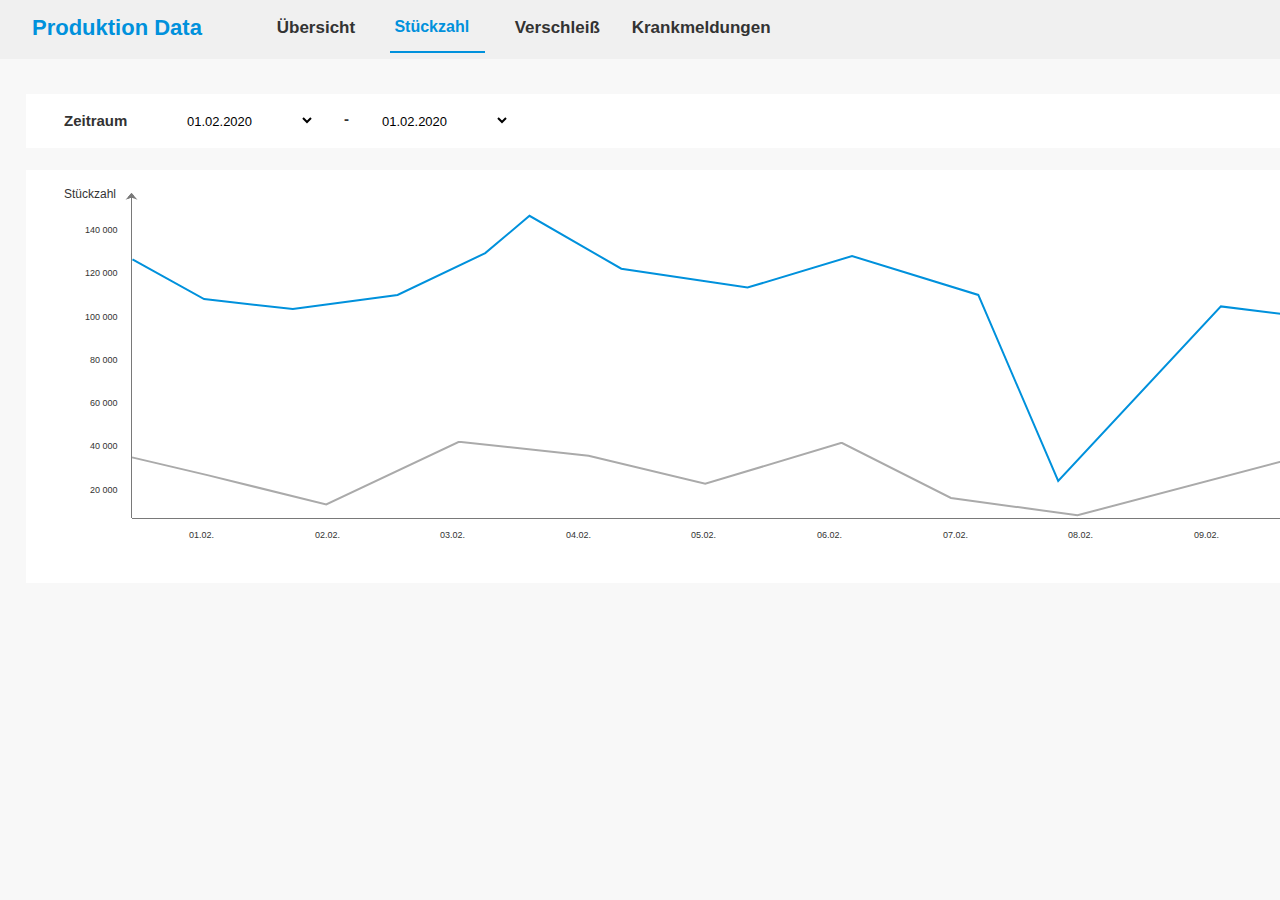
<file: aufgabe3/st_ckzahl.html>
﻿<!DOCTYPE html>
<html>
  <head>
    <title>Stückzahl</title>
    <meta http-equiv="X-UA-Compatible" content="IE=edge"/>
    <meta http-equiv="content-type" content="text/html; charset=utf-8"/>
    <link href="resources/css/axure_rp_page.css" type="text/css" rel="stylesheet"/>
    <link href="data/styles.css" type="text/css" rel="stylesheet"/>
    <link href="files/st_ckzahl/styles.css" type="text/css" rel="stylesheet"/>
    <script src="resources/scripts/jquery-3.2.1.min.js"></script>
    <script src="resources/scripts/axure/axQuery.js"></script>
    <script src="resources/scripts/axure/globals.js"></script>
    <script src="resources/scripts/axutils.js"></script>
    <script src="resources/scripts/axure/annotation.js"></script>
    <script src="resources/scripts/axure/axQuery.std.js"></script>
    <script src="resources/scripts/axure/doc.js"></script>
    <script src="resources/scripts/messagecenter.js"></script>
    <script src="resources/scripts/axure/events.js"></script>
    <script src="resources/scripts/axure/recording.js"></script>
    <script src="resources/scripts/axure/action.js"></script>
    <script src="resources/scripts/axure/expr.js"></script>
    <script src="resources/scripts/axure/geometry.js"></script>
    <script src="resources/scripts/axure/flyout.js"></script>
    <script src="resources/scripts/axure/model.js"></script>
    <script src="resources/scripts/axure/repeater.js"></script>
    <script src="resources/scripts/axure/sto.js"></script>
    <script src="resources/scripts/axure/utils.temp.js"></script>
    <script src="resources/scripts/axure/variables.js"></script>
    <script src="resources/scripts/axure/drag.js"></script>
    <script src="resources/scripts/axure/move.js"></script>
    <script src="resources/scripts/axure/visibility.js"></script>
    <script src="resources/scripts/axure/style.js"></script>
    <script src="resources/scripts/axure/adaptive.js"></script>
    <script src="resources/scripts/axure/tree.js"></script>
    <script src="resources/scripts/axure/init.temp.js"></script>
    <script src="resources/scripts/axure/legacy.js"></script>
    <script src="resources/scripts/axure/viewer.js"></script>
    <script src="resources/scripts/axure/math.js"></script>
    <script src="resources/scripts/axure/jquery.nicescroll.min.js"></script>
    <script src="data/document.js"></script>
    <script src="files/st_ckzahl/data.js"></script>
    <script type="text/javascript">
      $axure.utils.getTransparentGifPath = function() { return 'resources/images/transparent.gif'; };
      $axure.utils.getOtherPath = function() { return 'resources/Other.html'; };
      $axure.utils.getReloadPath = function() { return 'resources/reload.html'; };
    </script>
  </head>
  <body>
    <div id="base" class="">

      <!-- Unnamed (Dynamic Panel) -->
      <div id="u97" class="ax_default">
        <div id="u97_state0" class="panel_state" data-label="Graph" style="">
          <div id="u97_state0_content" class="panel_state_content">

            <!-- Unnamed (Rectangle) -->
            <div id="u98" class="ax_default shape">
              <div id="u98_div" class=""></div>
              <div id="u98_text" class="text " style="display:none; visibility: hidden">
                <p></p>
              </div>
            </div>

            <!-- Unnamed (Vertical Line) -->
            <div id="u99" class="compound ax_default line" data-height="325" data-width="1" CompoundMode="true">
              <img id="u99_img" class="singleImg img " src="images/main/u14.svg"/>
              <div id="u99p000" class="ax_vector_shape" WidgetTopLeftX="-0.493939393939394" WidgetTopLeftY="0" WidgetTopRightX="-0.493939393939394" WidgetTopRightY="-0.166666666666667" WidgetBottomLeftX="0.490909090909091" WidgetBottomLeftY="0" WidgetBottomRightX="0.490909090909091" WidgetBottomRightY="-0.166666666666667">
                <img id="u99p000_img" class="img " src="images/st_ckzahl/u99p000.svg"/>
              </div>
              <div id="u99p001" class="ax_vector_shape" WidgetTopLeftX="-0.0277777777777778" WidgetTopLeftY="0.0294117647058824" WidgetTopRightX="-0.0277777777777778" WidgetTopRightY="0" WidgetBottomLeftX="9" WidgetBottomLeftY="0.0294117647058824" WidgetBottomRightX="9" WidgetBottomRightY="0">
                <img id="u99p001_img" class="img " src="images/st_ckzahl/u99p001.svg"/>
              </div>
              <div id="u99p002" class="ax_vector_shape" WidgetTopLeftX="-0.25" WidgetTopLeftY="-81.5" WidgetTopRightX="0" WidgetTopRightY="-81.5" WidgetBottomLeftX="-0.25" WidgetBottomLeftY="-0.25" WidgetBottomRightX="0" WidgetBottomRightY="-0.25">
                <img id="u99p002_img" class="img " src="images/st_ckzahl/u99p002.svg"/>
              </div>
              <div id="u99_text" class="text " style="display:none; visibility: hidden">
                <p></p>
              </div>
            </div>

            <!-- Unnamed (Line) -->
            <div id="u100" class="compound ax_default line" data-height="1" data-width="1669" CompoundMode="true">
              <img id="u100_img" class="singleImg img " src="images/main/u15.svg"/>
              <div id="u100p000" class="ax_vector_shape" WidgetTopLeftX="-0.498805256869773" WidgetTopLeftY="0" WidgetTopRightX="0.498207885304659" WidgetTopRightY="0" WidgetBottomLeftX="-0.498805256869773" WidgetBottomLeftY="0.166666666666667" WidgetBottomRightX="0.498207885304659" WidgetBottomRightY="0.166666666666667">
                <img id="u100p000_img" class="img " src="images/st_ckzahl/u100p000.svg"/>
              </div>
              <div id="u100p001" class="ax_vector_shape" WidgetTopLeftX="0" WidgetTopLeftY="-0.25" WidgetTopRightX="417.25" WidgetTopRightY="-0.25" WidgetBottomLeftX="0" WidgetBottomLeftY="0" WidgetBottomRightX="417.25" WidgetBottomRightY="0">
                <img id="u100p001_img" class="img " src="images/st_ckzahl/u100p001.svg"/>
              </div>
              <div id="u100p002" class="ax_vector_shape" WidgetTopLeftX="46.3333333333333" WidgetTopLeftY="0" WidgetTopRightX="-0.0277777777777778" WidgetTopRightY="0" WidgetBottomLeftX="46.3333333333333" WidgetBottomLeftY="-0.0294117647058824" WidgetBottomRightX="-0.0277777777777778" WidgetBottomRightY="-0.0294117647058824">
                <img id="u100p002_img" class="img " src="images/st_ckzahl/u100p002.svg"/>
              </div>
              <div id="u100_text" class="text " style="display:none; visibility: hidden">
                <p></p>
              </div>
            </div>

            <!-- Unnamed (Rectangle) -->
            <div id="u101" class="ax_default paragraph">
              <div id="u101_div" class=""></div>
              <div id="u101_text" class="text ">
                <p><span>Stückzahl</span></p>
              </div>
            </div>

            <!-- Unnamed (Rectangle) -->
            <div id="u102" class="ax_default paragraph">
              <div id="u102_div" class=""></div>
              <div id="u102_text" class="text ">
                <p><span>Datum</span></p>
              </div>
            </div>

            <!-- Unnamed (Rectangle) -->
            <div id="u103" class="ax_default paragraph">
              <div id="u103_div" class=""></div>
              <div id="u103_text" class="text ">
                <p><span>20 000</span></p>
              </div>
            </div>

            <!-- Unnamed (Rectangle) -->
            <div id="u104" class="ax_default paragraph">
              <div id="u104_div" class=""></div>
              <div id="u104_text" class="text ">
                <p><span>40 000</span></p>
              </div>
            </div>

            <!-- Unnamed (Rectangle) -->
            <div id="u105" class="ax_default paragraph">
              <div id="u105_div" class=""></div>
              <div id="u105_text" class="text ">
                <p><span>60 000</span></p>
              </div>
            </div>

            <!-- Unnamed (Rectangle) -->
            <div id="u106" class="ax_default paragraph">
              <div id="u106_div" class=""></div>
              <div id="u106_text" class="text ">
                <p><span>80 000</span></p>
              </div>
            </div>

            <!-- Unnamed (Rectangle) -->
            <div id="u107" class="ax_default paragraph">
              <div id="u107_div" class=""></div>
              <div id="u107_text" class="text ">
                <p><span>100 000</span></p>
              </div>
            </div>

            <!-- Unnamed (Rectangle) -->
            <div id="u108" class="ax_default paragraph">
              <div id="u108_div" class=""></div>
              <div id="u108_text" class="text ">
                <p><span>120 000</span></p>
              </div>
            </div>

            <!-- Unnamed (Rectangle) -->
            <div id="u109" class="ax_default paragraph">
              <div id="u109_div" class=""></div>
              <div id="u109_text" class="text ">
                <p><span>140 000</span></p>
              </div>
            </div>

            <!-- Unnamed (Rectangle) -->
            <div id="u110" class="ax_default paragraph">
              <div id="u110_div" class=""></div>
              <div id="u110_text" class="text ">
                <p><span>01.02.</span></p>
              </div>
            </div>

            <!-- Unnamed (Rectangle) -->
            <div id="u111" class="ax_default paragraph">
              <div id="u111_div" class=""></div>
              <div id="u111_text" class="text ">
                <p><span>06.02.</span></p>
              </div>
            </div>

            <!-- Unnamed (Rectangle) -->
            <div id="u112" class="ax_default paragraph">
              <div id="u112_div" class=""></div>
              <div id="u112_text" class="text ">
                <p><span>07.02.</span></p>
              </div>
            </div>

            <!-- Unnamed (Rectangle) -->
            <div id="u113" class="ax_default paragraph">
              <div id="u113_div" class=""></div>
              <div id="u113_text" class="text ">
                <p><span>08.02.</span></p>
              </div>
            </div>

            <!-- Unnamed (Rectangle) -->
            <div id="u114" class="ax_default paragraph">
              <div id="u114_div" class=""></div>
              <div id="u114_text" class="text ">
                <p><span>09.02.</span></p>
              </div>
            </div>

            <!-- Unnamed (Rectangle) -->
            <div id="u115" class="ax_default paragraph">
              <div id="u115_div" class=""></div>
              <div id="u115_text" class="text ">
                <p><span>10.02.</span></p>
              </div>
            </div>

            <!-- Unnamed (Rectangle) -->
            <div id="u116" class="ax_default paragraph">
              <div id="u116_div" class=""></div>
              <div id="u116_text" class="text ">
                <p><span>11.02.</span></p>
              </div>
            </div>

            <!-- Unnamed (Rectangle) -->
            <div id="u117" class="ax_default paragraph">
              <div id="u117_div" class=""></div>
              <div id="u117_text" class="text ">
                <p><span>12.02.</span></p>
              </div>
            </div>

            <!-- Unnamed (Rectangle) -->
            <div id="u118" class="ax_default paragraph">
              <div id="u118_div" class=""></div>
              <div id="u118_text" class="text ">
                <p><span>13.02.</span></p>
              </div>
            </div>

            <!-- Unnamed (Rectangle) -->
            <div id="u119" class="ax_default paragraph">
              <div id="u119_div" class=""></div>
              <div id="u119_text" class="text ">
                <p><span>02.02.</span></p>
              </div>
            </div>

            <!-- Unnamed (Rectangle) -->
            <div id="u120" class="ax_default paragraph">
              <div id="u120_div" class=""></div>
              <div id="u120_text" class="text ">
                <p><span>03.02.</span></p>
              </div>
            </div>

            <!-- Unnamed (Rectangle) -->
            <div id="u121" class="ax_default paragraph">
              <div id="u121_div" class=""></div>
              <div id="u121_text" class="text ">
                <p><span>04.02.</span></p>
              </div>
            </div>

            <!-- Unnamed (Rectangle) -->
            <div id="u122" class="ax_default paragraph">
              <div id="u122_div" class=""></div>
              <div id="u122_text" class="text ">
                <p><span>05.02.</span></p>
              </div>
            </div>

            <!-- Unnamed (Shape) -->
            <div id="u123" class="ax_default line">
              <img id="u123_img" class="img " src="images/st_ckzahl/u123.svg"/>
              <div id="u123_text" class="text " style="display:none; visibility: hidden">
                <p></p>
              </div>
            </div>

            <!-- Unnamed (Shape) -->
            <div id="u124" class="ax_default line">
              <img id="u124_img" class="img " src="images/st_ckzahl/u124.svg"/>
              <div id="u124_text" class="text " style="display:none; visibility: hidden">
                <p></p>
              </div>
            </div>

            <!-- Unnamed (Ellipse) -->
            <div id="u125" class="ax_default ellipse">
              <img id="u125_img" class="img " src="images/main/u8.svg"/>
              <div id="u125_text" class="text " style="display:none; visibility: hidden">
                <p></p>
              </div>
            </div>

            <!-- Unnamed (Rectangle) -->
            <div id="u126" class="ax_default paragraph">
              <div id="u126_div" class=""></div>
              <div id="u126_text" class="text ">
                <p><span>Produziert</span></p>
              </div>
            </div>

            <!-- Unnamed (Ellipse) -->
            <div id="u127" class="ax_default ellipse">
              <img id="u127_img" class="img " src="images/main/u95.svg"/>
              <div id="u127_text" class="text " style="display:none; visibility: hidden">
                <p></p>
              </div>
            </div>

            <!-- Unnamed (Rectangle) -->
            <div id="u128" class="ax_default paragraph">
              <div id="u128_div" class=""></div>
              <div id="u128_text" class="text ">
                <p><span>Ausschuss</span></p>
              </div>
            </div>
          </div>
        </div>
        <div id="u97_state1" class="panel_state" data-label="Data" style="visibility: hidden;">
          <div id="u97_state1_content" class="panel_state_content">

            <!-- Unnamed (Rectangle) -->
            <div id="u129" class="ax_default shape">
              <div id="u129_div" class=""></div>
              <div id="u129_text" class="text " style="display:none; visibility: hidden">
                <p></p>
              </div>
            </div>

            <!-- Unnamed (Rectangle) -->
            <div id="u130" class="ax_default paragraph">
              <div id="u130_div" class=""></div>
              <div id="u130_text" class="text ">
                <p><span>Datum</span></p>
              </div>
            </div>

            <!-- Unnamed (Rectangle) -->
            <div id="u131" class="ax_default paragraph">
              <div id="u131_div" class=""></div>
              <div id="u131_text" class="text ">
                <p><span>Produziert</span></p>
              </div>
            </div>

            <!-- Unnamed (Rectangle) -->
            <div id="u132" class="ax_default paragraph">
              <div id="u132_div" class=""></div>
              <div id="u132_text" class="text ">
                <p><span>Ausschuss</span></p>
              </div>
            </div>

            <!-- Unnamed (Line) -->
            <div id="u133" class="ax_default line">
              <img id="u133_img" class="img " src="images/st_ckzahl/u133.svg"/>
              <div id="u133_text" class="text " style="display:none; visibility: hidden">
                <p></p>
              </div>
            </div>

            <!-- Unnamed (Line) -->
            <div id="u134" class="ax_default line">
              <img id="u134_img" class="img " src="images/st_ckzahl/u133.svg"/>
              <div id="u134_text" class="text " style="display:none; visibility: hidden">
                <p></p>
              </div>
            </div>

            <!-- Unnamed (Line) -->
            <div id="u135" class="ax_default line">
              <img id="u135_img" class="img " src="images/st_ckzahl/u135.svg"/>
              <div id="u135_text" class="text " style="display:none; visibility: hidden">
                <p></p>
              </div>
            </div>

            <!-- Unnamed (Group) -->
            <div id="u136" class="ax_default" data-left="140" data-top="306" data-width="79" data-height="124">

              <!-- Unnamed (Rectangle) -->
              <div id="u137" class="ax_default paragraph">
                <div id="u137_div" class=""></div>
                <div id="u137_text" class="text ">
                  <p><span>01.02.2020</span></p>
                </div>
              </div>

              <!-- Unnamed (Rectangle) -->
              <div id="u138" class="ax_default paragraph">
                <div id="u138_div" class=""></div>
                <div id="u138_text" class="text ">
                  <p><span>125 548</span></p>
                </div>
              </div>

              <!-- Unnamed (Rectangle) -->
              <div id="u139" class="ax_default paragraph">
                <div id="u139_div" class=""></div>
                <div id="u139_text" class="text ">
                  <p><span>10 548</span></p>
                </div>
              </div>
            </div>

            <!-- Unnamed (Group) -->
            <div id="u140" class="ax_default" data-left="328" data-top="306" data-width="79" data-height="124">

              <!-- Unnamed (Rectangle) -->
              <div id="u141" class="ax_default paragraph">
                <div id="u141_div" class=""></div>
                <div id="u141_text" class="text ">
                  <p><span>02.02.2020</span></p>
                </div>
              </div>

              <!-- Unnamed (Rectangle) -->
              <div id="u142" class="ax_default paragraph">
                <div id="u142_div" class=""></div>
                <div id="u142_text" class="text ">
                  <p><span>125 548</span></p>
                </div>
              </div>

              <!-- Unnamed (Rectangle) -->
              <div id="u143" class="ax_default paragraph">
                <div id="u143_div" class=""></div>
                <div id="u143_text" class="text ">
                  <p><span>10 548</span></p>
                </div>
              </div>
            </div>

            <!-- Unnamed (Group) -->
            <div id="u144" class="ax_default" data-left="516" data-top="306" data-width="79" data-height="124">

              <!-- Unnamed (Rectangle) -->
              <div id="u145" class="ax_default paragraph">
                <div id="u145_div" class=""></div>
                <div id="u145_text" class="text ">
                  <p><span>03.02.2020</span></p>
                </div>
              </div>

              <!-- Unnamed (Rectangle) -->
              <div id="u146" class="ax_default paragraph">
                <div id="u146_div" class=""></div>
                <div id="u146_text" class="text ">
                  <p><span>125 548</span></p>
                </div>
              </div>

              <!-- Unnamed (Rectangle) -->
              <div id="u147" class="ax_default paragraph">
                <div id="u147_div" class=""></div>
                <div id="u147_text" class="text ">
                  <p><span>10 548</span></p>
                </div>
              </div>
            </div>

            <!-- Unnamed (Group) -->
            <div id="u148" class="ax_default" data-left="704" data-top="306" data-width="79" data-height="124">

              <!-- Unnamed (Rectangle) -->
              <div id="u149" class="ax_default paragraph">
                <div id="u149_div" class=""></div>
                <div id="u149_text" class="text ">
                  <p><span>04.02.2020</span></p>
                </div>
              </div>

              <!-- Unnamed (Rectangle) -->
              <div id="u150" class="ax_default paragraph">
                <div id="u150_div" class=""></div>
                <div id="u150_text" class="text ">
                  <p><span>125 548</span></p>
                </div>
              </div>

              <!-- Unnamed (Rectangle) -->
              <div id="u151" class="ax_default paragraph">
                <div id="u151_div" class=""></div>
                <div id="u151_text" class="text ">
                  <p><span>10 548</span></p>
                </div>
              </div>
            </div>

            <!-- Unnamed (Group) -->
            <div id="u152" class="ax_default" data-left="892" data-top="306" data-width="79" data-height="124">

              <!-- Unnamed (Rectangle) -->
              <div id="u153" class="ax_default paragraph">
                <div id="u153_div" class=""></div>
                <div id="u153_text" class="text ">
                  <p><span>05.02.2020</span></p>
                </div>
              </div>

              <!-- Unnamed (Rectangle) -->
              <div id="u154" class="ax_default paragraph">
                <div id="u154_div" class=""></div>
                <div id="u154_text" class="text ">
                  <p><span>125 548</span></p>
                </div>
              </div>

              <!-- Unnamed (Rectangle) -->
              <div id="u155" class="ax_default paragraph">
                <div id="u155_div" class=""></div>
                <div id="u155_text" class="text ">
                  <p><span>10 548</span></p>
                </div>
              </div>
            </div>

            <!-- Unnamed (Group) -->
            <div id="u156" class="ax_default" data-left="1080" data-top="306" data-width="79" data-height="124">

              <!-- Unnamed (Rectangle) -->
              <div id="u157" class="ax_default paragraph">
                <div id="u157_div" class=""></div>
                <div id="u157_text" class="text ">
                  <p><span>06.02.2020</span></p>
                </div>
              </div>

              <!-- Unnamed (Rectangle) -->
              <div id="u158" class="ax_default paragraph">
                <div id="u158_div" class=""></div>
                <div id="u158_text" class="text ">
                  <p><span>125 548</span></p>
                </div>
              </div>

              <!-- Unnamed (Rectangle) -->
              <div id="u159" class="ax_default paragraph">
                <div id="u159_div" class=""></div>
                <div id="u159_text" class="text ">
                  <p><span>10 548</span></p>
                </div>
              </div>
            </div>

            <!-- Unnamed (Group) -->
            <div id="u160" class="ax_default" data-left="1268" data-top="306" data-width="79" data-height="124">

              <!-- Unnamed (Rectangle) -->
              <div id="u161" class="ax_default paragraph">
                <div id="u161_div" class=""></div>
                <div id="u161_text" class="text ">
                  <p><span>07.02.2020</span></p>
                </div>
              </div>

              <!-- Unnamed (Rectangle) -->
              <div id="u162" class="ax_default paragraph">
                <div id="u162_div" class=""></div>
                <div id="u162_text" class="text ">
                  <p><span>125 548</span></p>
                </div>
              </div>

              <!-- Unnamed (Rectangle) -->
              <div id="u163" class="ax_default paragraph">
                <div id="u163_div" class=""></div>
                <div id="u163_text" class="text ">
                  <p><span>10 548</span></p>
                </div>
              </div>
            </div>

            <!-- Unnamed (Group) -->
            <div id="u164" class="ax_default" data-left="1456" data-top="306" data-width="79" data-height="124">

              <!-- Unnamed (Rectangle) -->
              <div id="u165" class="ax_default paragraph">
                <div id="u165_div" class=""></div>
                <div id="u165_text" class="text ">
                  <p><span>08.02.2020</span></p>
                </div>
              </div>

              <!-- Unnamed (Rectangle) -->
              <div id="u166" class="ax_default paragraph">
                <div id="u166_div" class=""></div>
                <div id="u166_text" class="text ">
                  <p><span>125 548</span></p>
                </div>
              </div>

              <!-- Unnamed (Rectangle) -->
              <div id="u167" class="ax_default paragraph">
                <div id="u167_div" class=""></div>
                <div id="u167_text" class="text ">
                  <p><span>10 548</span></p>
                </div>
              </div>
            </div>

            <!-- Unnamed (Group) -->
            <div id="u168" class="ax_default" data-left="1644" data-top="306" data-width="79" data-height="124">

              <!-- Unnamed (Rectangle) -->
              <div id="u169" class="ax_default paragraph">
                <div id="u169_div" class=""></div>
                <div id="u169_text" class="text ">
                  <p><span>09.02.2020</span></p>
                </div>
              </div>

              <!-- Unnamed (Rectangle) -->
              <div id="u170" class="ax_default paragraph">
                <div id="u170_div" class=""></div>
                <div id="u170_text" class="text ">
                  <p><span>125 548</span></p>
                </div>
              </div>

              <!-- Unnamed (Rectangle) -->
              <div id="u171" class="ax_default paragraph">
                <div id="u171_div" class=""></div>
                <div id="u171_text" class="text ">
                  <p><span>10 548</span></p>
                </div>
              </div>
            </div>
          </div>
        </div>
      </div>

      <!-- Unnamed (Rectangle) -->
      <div id="u172" class="ax_default shape">
        <div id="u172_div" class=""></div>
        <div id="u172_text" class="text " style="display:none; visibility: hidden">
          <p></p>
        </div>
      </div>

      <!-- Unnamed (Droplist) -->
      <div id="u173" class="ax_default droplist">
        <div id="u173_div" class=""></div>
        <select id="u173_input" class="u173_input">
          <option class="u173_input_option" value="01.02.2020">01.02.2020</option>
          <option class="u173_input_option" value="02.02.2020">02.02.2020</option>
          <option class="u173_input_option" value="03.02.2020">03.02.2020</option>
          <option class="u173_input_option" value="04.02.2020">04.02.2020</option>
          <option class="u173_input_option" value="05.02.2020">05.02.2020</option>
          <option class="u173_input_option" value="06.02.2020">06.02.2020</option>
          <option class="u173_input_option" value="07.02.2020">07.02.2020</option>
          <option class="u173_input_option" value="08.02.2020">08.02.2020</option>
          <option class="u173_input_option" value="09.02.2020">09.02.2020</option>
          <option class="u173_input_option" value="10.02.2020">10.02.2020</option>
          <option class="u173_input_option" value="11.02.2020">11.02.2020</option>
          <option class="u173_input_option" value="12.02.2020">12.02.2020</option>
        </select>
      </div>

      <!-- Unnamed (Rectangle) -->
      <div id="u174" class="ax_default paragraph">
        <div id="u174_div" class=""></div>
        <div id="u174_text" class="text ">
          <p><span>Zeitraum</span></p>
        </div>
      </div>

      <!-- Unnamed (Droplist) -->
      <div id="u175" class="ax_default droplist">
        <div id="u175_div" class=""></div>
        <select id="u175_input" class="u175_input">
          <option class="u175_input_option" value="01.02.2020">01.02.2020</option>
          <option class="u175_input_option" value="02.02.2020">02.02.2020</option>
          <option class="u175_input_option" value="03.02.2020">03.02.2020</option>
          <option class="u175_input_option" value="04.02.2020">04.02.2020</option>
          <option class="u175_input_option" value="05.02.2020">05.02.2020</option>
          <option class="u175_input_option" value="06.02.2020">06.02.2020</option>
          <option class="u175_input_option" value="07.02.2020">07.02.2020</option>
          <option class="u175_input_option" value="08.02.2020">08.02.2020</option>
          <option class="u175_input_option" value="09.02.2020">09.02.2020</option>
          <option class="u175_input_option" value="10.02.2020">10.02.2020</option>
          <option class="u175_input_option" value="11.02.2020">11.02.2020</option>
          <option class="u175_input_option" value="12.02.2020">12.02.2020</option>
        </select>
      </div>

      <!-- Unnamed (Rectangle) -->
      <div id="u176" class="ax_default paragraph">
        <div id="u176_div" class=""></div>
        <div id="u176_text" class="text ">
          <p><span>-</span></p>
        </div>
      </div>

      <!-- Unnamed (Group) -->
      <div id="u177" class="ax_default" data-left="1713" data-top="109" data-width="142" data-height="26">

        <!-- Unnamed (Rectangle) -->
        <div id="u178" class="ax_default box_3">
          <div id="u178_div" class=""></div>
          <div id="u178_text" class="text ">
            <p><span>Data</span></p>
          </div>
        </div>

        <!-- Unnamed (Rectangle) -->
        <div id="u179" class="ax_default box_3">
          <div id="u179_div" class=""></div>
          <div id="u179_text" class="text ">
            <p><span>Graph</span></p>
          </div>
        </div>
      </div>

      <!-- Unnamed (Dynamic Panel) -->
      <div id="u180" class="ax_default">
        <div id="u180_state0" class="panel_state" data-label="State1" style="">
          <div id="u180_state0_content" class="panel_state_content">

            <!-- Unnamed (Rectangle) -->
            <div id="u181" class="ax_default box_1">
              <div id="u181_div" class=""></div>
              <div id="u181_text" class="text " style="display:none; visibility: hidden">
                <p></p>
              </div>
            </div>
          </div>
        </div>
      </div>

      <!-- Unnamed (Rectangle) -->
      <div id="u182" class="ax_default paragraph">
        <div id="u182_div" class=""></div>
        <div id="u182_text" class="text ">
          <p><span>Produktion Data</span></p>
        </div>
      </div>

      <!-- Unnamed (Rectangle) -->
      <div id="u183" class="ax_default paragraph">
        <div id="u183_div" class=""></div>
        <div id="u183_text" class="text ">
          <p><span>Company Logo</span></p>
        </div>
      </div>

      <!-- Unnamed (Rectangle) -->
      <div id="u184" class="ax_default paragraph">
        <div id="u184_div" class=""></div>
        <div id="u184_text" class="text ">
          <p><span>Michael Müller</span></p>
        </div>
      </div>

      <!-- Unnamed (Group) -->
      <div id="u185" class="ax_default" data-left="1612" data-top="21" data-width="23" data-height="29">

        <!-- Unnamed (Ellipse) -->
        <div id="u186" class="ax_default ellipse">
          <img id="u186_img" class="img " src="images/main/u7.svg"/>
          <div id="u186_text" class="text " style="display:none; visibility: hidden">
            <p></p>
          </div>
        </div>

        <!-- Unnamed (Ellipse) -->
        <div id="u187" class="ax_default ellipse">
          <img id="u187_img" class="img " src="images/main/u8.svg"/>
          <div id="u187_text" class="text " style="display:none; visibility: hidden">
            <p></p>
          </div>
        </div>

        <!-- Unnamed (Rectangle) -->
        <div id="u188" class="ax_default box_2">
          <div id="u188_div" class=""></div>
          <div id="u188_text" class="text " style="display:none; visibility: hidden">
            <p></p>
          </div>
        </div>
      </div>

      <!-- Unnamed (Rectangle) -->
      <div id="u189" class="ax_default paragraph" selectiongroup="Header">
        <div id="u189_div" class=""></div>
        <div id="u189_text" class="text ">
          <p><span>&nbsp;Übersicht</span></p>
        </div>
      </div>

      <!-- Unnamed (Rectangle) -->
      <div id="u190" class="ax_default paragraph" selectiongroup="Header">
        <div id="u190_div" class=""></div>
        <div id="u190_text" class="text ">
          <p><span>&nbsp;Stückzahl</span></p>
        </div>
      </div>

      <!-- Unnamed (Rectangle) -->
      <div id="u191" class="ax_default paragraph" selectiongroup="Header">
        <div id="u191_div" class=""></div>
        <div id="u191_text" class="text ">
          <p><span>&nbsp;Verschleiß</span></p>
        </div>
      </div>

      <!-- Unnamed (Rectangle) -->
      <div id="u192" class="ax_default paragraph" selectiongroup="Header">
        <div id="u192_div" class=""></div>
        <div id="u192_text" class="text ">
          <p><span>&nbsp;Krankmeldungen</span></p>
        </div>
      </div>
    </div>
    <script src="resources/scripts/axure/ios.js"></script>
  </body>
</html>
</file>
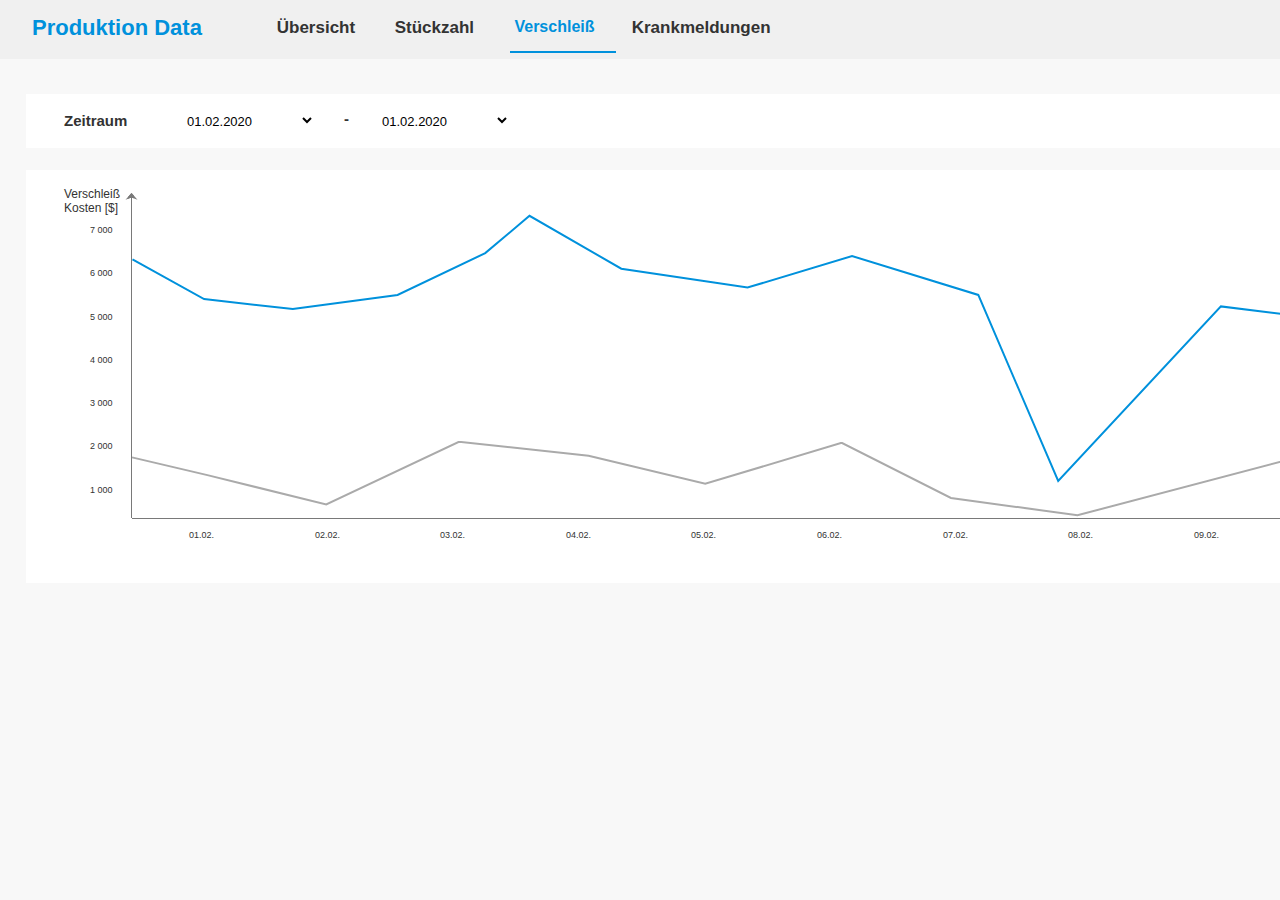
<file: aufgabe3/verschlei_.html>
﻿<!DOCTYPE html>
<html>
  <head>
    <title>Verschleiß</title>
    <meta http-equiv="X-UA-Compatible" content="IE=edge"/>
    <meta http-equiv="content-type" content="text/html; charset=utf-8"/>
    <link href="resources/css/axure_rp_page.css" type="text/css" rel="stylesheet"/>
    <link href="data/styles.css" type="text/css" rel="stylesheet"/>
    <link href="files/verschlei_/styles.css" type="text/css" rel="stylesheet"/>
    <script src="resources/scripts/jquery-3.2.1.min.js"></script>
    <script src="resources/scripts/axure/axQuery.js"></script>
    <script src="resources/scripts/axure/globals.js"></script>
    <script src="resources/scripts/axutils.js"></script>
    <script src="resources/scripts/axure/annotation.js"></script>
    <script src="resources/scripts/axure/axQuery.std.js"></script>
    <script src="resources/scripts/axure/doc.js"></script>
    <script src="resources/scripts/messagecenter.js"></script>
    <script src="resources/scripts/axure/events.js"></script>
    <script src="resources/scripts/axure/recording.js"></script>
    <script src="resources/scripts/axure/action.js"></script>
    <script src="resources/scripts/axure/expr.js"></script>
    <script src="resources/scripts/axure/geometry.js"></script>
    <script src="resources/scripts/axure/flyout.js"></script>
    <script src="resources/scripts/axure/model.js"></script>
    <script src="resources/scripts/axure/repeater.js"></script>
    <script src="resources/scripts/axure/sto.js"></script>
    <script src="resources/scripts/axure/utils.temp.js"></script>
    <script src="resources/scripts/axure/variables.js"></script>
    <script src="resources/scripts/axure/drag.js"></script>
    <script src="resources/scripts/axure/move.js"></script>
    <script src="resources/scripts/axure/visibility.js"></script>
    <script src="resources/scripts/axure/style.js"></script>
    <script src="resources/scripts/axure/adaptive.js"></script>
    <script src="resources/scripts/axure/tree.js"></script>
    <script src="resources/scripts/axure/init.temp.js"></script>
    <script src="resources/scripts/axure/legacy.js"></script>
    <script src="resources/scripts/axure/viewer.js"></script>
    <script src="resources/scripts/axure/math.js"></script>
    <script src="resources/scripts/axure/jquery.nicescroll.min.js"></script>
    <script src="data/document.js"></script>
    <script src="files/verschlei_/data.js"></script>
    <script type="text/javascript">
      $axure.utils.getTransparentGifPath = function() { return 'resources/images/transparent.gif'; };
      $axure.utils.getOtherPath = function() { return 'resources/Other.html'; };
      $axure.utils.getReloadPath = function() { return 'resources/reload.html'; };
    </script>
  </head>
  <body>
    <div id="base" class="">

      <!-- Unnamed (Dynamic Panel) -->
      <div id="u193" class="ax_default">
        <div id="u193_state0" class="panel_state" data-label="Graph" style="">
          <div id="u193_state0_content" class="panel_state_content">

            <!-- Unnamed (Rectangle) -->
            <div id="u194" class="ax_default shape">
              <div id="u194_div" class=""></div>
              <div id="u194_text" class="text " style="display:none; visibility: hidden">
                <p></p>
              </div>
            </div>

            <!-- Unnamed (Vertical Line) -->
            <div id="u195" class="compound ax_default line" data-height="325" data-width="1" CompoundMode="true">
              <img id="u195_img" class="singleImg img " src="images/main/u14.svg"/>
              <div id="u195p000" class="ax_vector_shape" WidgetTopLeftX="-0.493939393939394" WidgetTopLeftY="0" WidgetTopRightX="-0.493939393939394" WidgetTopRightY="-0.166666666666667" WidgetBottomLeftX="0.490909090909091" WidgetBottomLeftY="0" WidgetBottomRightX="0.490909090909091" WidgetBottomRightY="-0.166666666666667">
                <img id="u195p000_img" class="img " src="images/st_ckzahl/u99p000.svg"/>
              </div>
              <div id="u195p001" class="ax_vector_shape" WidgetTopLeftX="-0.0277777777777778" WidgetTopLeftY="0.0294117647058824" WidgetTopRightX="-0.0277777777777778" WidgetTopRightY="0" WidgetBottomLeftX="9" WidgetBottomLeftY="0.0294117647058824" WidgetBottomRightX="9" WidgetBottomRightY="0">
                <img id="u195p001_img" class="img " src="images/st_ckzahl/u99p001.svg"/>
              </div>
              <div id="u195p002" class="ax_vector_shape" WidgetTopLeftX="-0.25" WidgetTopLeftY="-81.5" WidgetTopRightX="0" WidgetTopRightY="-81.5" WidgetBottomLeftX="-0.25" WidgetBottomLeftY="-0.25" WidgetBottomRightX="0" WidgetBottomRightY="-0.25">
                <img id="u195p002_img" class="img " src="images/st_ckzahl/u99p002.svg"/>
              </div>
              <div id="u195_text" class="text " style="display:none; visibility: hidden">
                <p></p>
              </div>
            </div>

            <!-- Unnamed (Line) -->
            <div id="u196" class="ax_default line">
              <img id="u196_img" class="img " src="images/verschlei_/u196.svg"/>
              <div id="u196_text" class="text " style="display:none; visibility: hidden">
                <p></p>
              </div>
            </div>

            <!-- Unnamed (Rectangle) -->
            <div id="u197" class="ax_default paragraph">
              <div id="u197_div" class=""></div>
              <div id="u197_text" class="text ">
                <p><span>Verschleiß</span></p><p><span>Kosten [$]</span></p>
              </div>
            </div>

            <!-- Unnamed (Rectangle) -->
            <div id="u198" class="ax_default paragraph">
              <div id="u198_div" class=""></div>
              <div id="u198_text" class="text ">
                <p><span>Datum</span></p>
              </div>
            </div>

            <!-- Unnamed (Rectangle) -->
            <div id="u199" class="ax_default paragraph">
              <div id="u199_div" class=""></div>
              <div id="u199_text" class="text ">
                <p><span>1 000</span></p>
              </div>
            </div>

            <!-- Unnamed (Rectangle) -->
            <div id="u200" class="ax_default paragraph">
              <div id="u200_div" class=""></div>
              <div id="u200_text" class="text ">
                <p><span>2 000</span></p>
              </div>
            </div>

            <!-- Unnamed (Rectangle) -->
            <div id="u201" class="ax_default paragraph">
              <div id="u201_div" class=""></div>
              <div id="u201_text" class="text ">
                <p><span>3 000</span></p>
              </div>
            </div>

            <!-- Unnamed (Rectangle) -->
            <div id="u202" class="ax_default paragraph">
              <div id="u202_div" class=""></div>
              <div id="u202_text" class="text ">
                <p><span>4 000</span></p>
              </div>
            </div>

            <!-- Unnamed (Rectangle) -->
            <div id="u203" class="ax_default paragraph">
              <div id="u203_div" class=""></div>
              <div id="u203_text" class="text ">
                <p><span>5 000</span></p>
              </div>
            </div>

            <!-- Unnamed (Rectangle) -->
            <div id="u204" class="ax_default paragraph">
              <div id="u204_div" class=""></div>
              <div id="u204_text" class="text ">
                <p><span>6 000</span></p>
              </div>
            </div>

            <!-- Unnamed (Rectangle) -->
            <div id="u205" class="ax_default paragraph">
              <div id="u205_div" class=""></div>
              <div id="u205_text" class="text ">
                <p><span>7 000</span></p>
              </div>
            </div>

            <!-- Unnamed (Rectangle) -->
            <div id="u206" class="ax_default paragraph">
              <div id="u206_div" class=""></div>
              <div id="u206_text" class="text ">
                <p><span>01.02.</span></p>
              </div>
            </div>

            <!-- Unnamed (Rectangle) -->
            <div id="u207" class="ax_default paragraph">
              <div id="u207_div" class=""></div>
              <div id="u207_text" class="text ">
                <p><span>06.02.</span></p>
              </div>
            </div>

            <!-- Unnamed (Rectangle) -->
            <div id="u208" class="ax_default paragraph">
              <div id="u208_div" class=""></div>
              <div id="u208_text" class="text ">
                <p><span>07.02.</span></p>
              </div>
            </div>

            <!-- Unnamed (Rectangle) -->
            <div id="u209" class="ax_default paragraph">
              <div id="u209_div" class=""></div>
              <div id="u209_text" class="text ">
                <p><span>08.02.</span></p>
              </div>
            </div>

            <!-- Unnamed (Rectangle) -->
            <div id="u210" class="ax_default paragraph">
              <div id="u210_div" class=""></div>
              <div id="u210_text" class="text ">
                <p><span>09.02.</span></p>
              </div>
            </div>

            <!-- Unnamed (Rectangle) -->
            <div id="u211" class="ax_default paragraph">
              <div id="u211_div" class=""></div>
              <div id="u211_text" class="text ">
                <p><span>10.02.</span></p>
              </div>
            </div>

            <!-- Unnamed (Rectangle) -->
            <div id="u212" class="ax_default paragraph">
              <div id="u212_div" class=""></div>
              <div id="u212_text" class="text ">
                <p><span>11.02.</span></p>
              </div>
            </div>

            <!-- Unnamed (Rectangle) -->
            <div id="u213" class="ax_default paragraph">
              <div id="u213_div" class=""></div>
              <div id="u213_text" class="text ">
                <p><span>12.02.</span></p>
              </div>
            </div>

            <!-- Unnamed (Rectangle) -->
            <div id="u214" class="ax_default paragraph">
              <div id="u214_div" class=""></div>
              <div id="u214_text" class="text ">
                <p><span>13.02.</span></p>
              </div>
            </div>

            <!-- Unnamed (Rectangle) -->
            <div id="u215" class="ax_default paragraph">
              <div id="u215_div" class=""></div>
              <div id="u215_text" class="text ">
                <p><span>02.02.</span></p>
              </div>
            </div>

            <!-- Unnamed (Rectangle) -->
            <div id="u216" class="ax_default paragraph">
              <div id="u216_div" class=""></div>
              <div id="u216_text" class="text ">
                <p><span>03.02.</span></p>
              </div>
            </div>

            <!-- Unnamed (Rectangle) -->
            <div id="u217" class="ax_default paragraph">
              <div id="u217_div" class=""></div>
              <div id="u217_text" class="text ">
                <p><span>04.02.</span></p>
              </div>
            </div>

            <!-- Unnamed (Rectangle) -->
            <div id="u218" class="ax_default paragraph">
              <div id="u218_div" class=""></div>
              <div id="u218_text" class="text ">
                <p><span>05.02.</span></p>
              </div>
            </div>

            <!-- Unnamed (Shape) -->
            <div id="u219" class="ax_default line">
              <img id="u219_img" class="img " src="images/st_ckzahl/u123.svg"/>
              <div id="u219_text" class="text " style="display:none; visibility: hidden">
                <p></p>
              </div>
            </div>

            <!-- Unnamed (Shape) -->
            <div id="u220" class="ax_default line">
              <img id="u220_img" class="img " src="images/st_ckzahl/u124.svg"/>
              <div id="u220_text" class="text " style="display:none; visibility: hidden">
                <p></p>
              </div>
            </div>

            <!-- Unnamed (Ellipse) -->
            <div id="u221" class="ax_default ellipse">
              <img id="u221_img" class="img " src="images/main/u8.svg"/>
              <div id="u221_text" class="text " style="display:none; visibility: hidden">
                <p></p>
              </div>
            </div>

            <!-- Unnamed (Rectangle) -->
            <div id="u222" class="ax_default paragraph">
              <div id="u222_div" class=""></div>
              <div id="u222_text" class="text ">
                <p><span>Kosten</span></p>
              </div>
            </div>

            <!-- Unnamed (Ellipse) -->
            <div id="u223" class="ax_default ellipse">
              <img id="u223_img" class="img " src="images/main/u95.svg"/>
              <div id="u223_text" class="text " style="display:none; visibility: hidden">
                <p></p>
              </div>
            </div>

            <!-- Unnamed (Rectangle) -->
            <div id="u224" class="ax_default paragraph">
              <div id="u224_div" class=""></div>
              <div id="u224_text" class="text ">
                <p><span>Fälle</span></p>
              </div>
            </div>

            <!-- Unnamed (Vertical Line) -->
            <div id="u225" class="compound ax_default line" data-height="325" data-width="1" CompoundMode="true">
              <img id="u225_img" class="singleImg img " src="images/main/u14.svg"/>
              <div id="u225p000" class="ax_vector_shape" WidgetTopLeftX="-0.490909090909091" WidgetTopLeftY="0.166666666666667" WidgetTopRightX="-0.490909090909091" WidgetTopRightY="0" WidgetBottomLeftX="0.493939393939394" WidgetBottomLeftY="0.166666666666667" WidgetBottomRightX="0.493939393939394" WidgetBottomRightY="0">
                <img id="u225p000_img" class="img " src="images/verschlei_/u225p000.svg"/>
              </div>
              <div id="u225p001" class="ax_vector_shape" WidgetTopLeftX="-0.0555555555555556" WidgetTopLeftY="0" WidgetTopRightX="-0.0555555555555556" WidgetTopRightY="-0.0294117647058824" WidgetBottomLeftX="8.97222222222222" WidgetBottomLeftY="0" WidgetBottomRightX="8.97222222222222" WidgetBottomRightY="-0.0294117647058824">
                <img id="u225p001_img" class="img " src="images/verschlei_/u225p001.svg"/>
              </div>
              <div id="u225p002" class="ax_vector_shape" WidgetTopLeftX="-0.5" WidgetTopLeftY="-81.25" WidgetTopRightX="0" WidgetTopRightY="-81.25" WidgetBottomLeftX="-0.5" WidgetBottomLeftY="0" WidgetBottomRightX="0" WidgetBottomRightY="0">
                <img id="u225p002_img" class="img " src="images/verschlei_/u225p002.svg"/>
              </div>
              <div id="u225_text" class="text " style="display:none; visibility: hidden">
                <p></p>
              </div>
            </div>

            <!-- Unnamed (Rectangle) -->
            <div id="u226" class="ax_default paragraph">
              <div id="u226_div" class=""></div>
              <div id="u226_text" class="text ">
                <p><span>Fälle</span></p>
              </div>
            </div>

            <!-- Unnamed (Rectangle) -->
            <div id="u227" class="ax_default paragraph">
              <div id="u227_div" class=""></div>
              <div id="u227_text" class="text ">
                <p><span>2</span></p>
              </div>
            </div>

            <!-- Unnamed (Rectangle) -->
            <div id="u228" class="ax_default paragraph">
              <div id="u228_div" class=""></div>
              <div id="u228_text" class="text ">
                <p><span>4</span></p>
              </div>
            </div>

            <!-- Unnamed (Rectangle) -->
            <div id="u229" class="ax_default paragraph">
              <div id="u229_div" class=""></div>
              <div id="u229_text" class="text ">
                <p><span>6</span></p>
              </div>
            </div>

            <!-- Unnamed (Rectangle) -->
            <div id="u230" class="ax_default paragraph">
              <div id="u230_div" class=""></div>
              <div id="u230_text" class="text ">
                <p><span>8</span></p>
              </div>
            </div>

            <!-- Unnamed (Rectangle) -->
            <div id="u231" class="ax_default paragraph">
              <div id="u231_div" class=""></div>
              <div id="u231_text" class="text ">
                <p><span>10</span></p>
              </div>
            </div>

            <!-- Unnamed (Rectangle) -->
            <div id="u232" class="ax_default paragraph">
              <div id="u232_div" class=""></div>
              <div id="u232_text" class="text ">
                <p><span>12</span></p>
              </div>
            </div>

            <!-- Unnamed (Rectangle) -->
            <div id="u233" class="ax_default paragraph">
              <div id="u233_div" class=""></div>
              <div id="u233_text" class="text ">
                <p><span>14</span></p>
              </div>
            </div>
          </div>
        </div>
        <div id="u193_state1" class="panel_state" data-label="Data" style="visibility: hidden;">
          <div id="u193_state1_content" class="panel_state_content">

            <!-- Unnamed (Rectangle) -->
            <div id="u234" class="ax_default shape">
              <div id="u234_div" class=""></div>
              <div id="u234_text" class="text " style="display:none; visibility: hidden">
                <p></p>
              </div>
            </div>

            <!-- Unnamed (Rectangle) -->
            <div id="u235" class="ax_default paragraph">
              <div id="u235_div" class=""></div>
              <div id="u235_text" class="text ">
                <p><span>Datum</span></p>
              </div>
            </div>

            <!-- Unnamed (Rectangle) -->
            <div id="u236" class="ax_default paragraph">
              <div id="u236_div" class=""></div>
              <div id="u236_text" class="text ">
                <p><span>Verschleiß</span></p><p><span>Kosten</span></p>
              </div>
            </div>

            <!-- Unnamed (Rectangle) -->
            <div id="u237" class="ax_default paragraph">
              <div id="u237_div" class=""></div>
              <div id="u237_text" class="text ">
                <p><span>Fälle</span></p>
              </div>
            </div>

            <!-- Unnamed (Line) -->
            <div id="u238" class="ax_default line">
              <img id="u238_img" class="img " src="images/st_ckzahl/u133.svg"/>
              <div id="u238_text" class="text " style="display:none; visibility: hidden">
                <p></p>
              </div>
            </div>

            <!-- Unnamed (Line) -->
            <div id="u239" class="ax_default line">
              <img id="u239_img" class="img " src="images/st_ckzahl/u133.svg"/>
              <div id="u239_text" class="text " style="display:none; visibility: hidden">
                <p></p>
              </div>
            </div>

            <!-- Unnamed (Line) -->
            <div id="u240" class="ax_default line">
              <img id="u240_img" class="img " src="images/st_ckzahl/u135.svg"/>
              <div id="u240_text" class="text " style="display:none; visibility: hidden">
                <p></p>
              </div>
            </div>

            <!-- Unnamed (Group) -->
            <div id="u241" class="ax_default" data-left="140" data-top="306" data-width="79" data-height="124">

              <!-- Unnamed (Rectangle) -->
              <div id="u242" class="ax_default paragraph">
                <div id="u242_div" class=""></div>
                <div id="u242_text" class="text ">
                  <p><span>01.02.2020</span></p>
                </div>
              </div>

              <!-- Unnamed (Rectangle) -->
              <div id="u243" class="ax_default paragraph">
                <div id="u243_div" class=""></div>
                <div id="u243_text" class="text ">
                  <p><span>8 456</span></p>
                </div>
              </div>

              <!-- Unnamed (Rectangle) -->
              <div id="u244" class="ax_default paragraph">
                <div id="u244_div" class=""></div>
                <div id="u244_text" class="text ">
                  <p><span>3</span></p>
                </div>
              </div>
            </div>

            <!-- Unnamed (Group) -->
            <div id="u245" class="ax_default" data-left="328" data-top="306" data-width="79" data-height="124">

              <!-- Unnamed (Rectangle) -->
              <div id="u246" class="ax_default paragraph">
                <div id="u246_div" class=""></div>
                <div id="u246_text" class="text ">
                  <p><span>02.02.2020</span></p>
                </div>
              </div>

              <!-- Unnamed (Rectangle) -->
              <div id="u247" class="ax_default paragraph">
                <div id="u247_div" class=""></div>
                <div id="u247_text" class="text ">
                  <p><span>3 486</span></p>
                </div>
              </div>

              <!-- Unnamed (Rectangle) -->
              <div id="u248" class="ax_default paragraph">
                <div id="u248_div" class=""></div>
                <div id="u248_text" class="text ">
                  <p><span>8</span></p>
                </div>
              </div>
            </div>

            <!-- Unnamed (Group) -->
            <div id="u249" class="ax_default" data-left="516" data-top="306" data-width="79" data-height="124">

              <!-- Unnamed (Rectangle) -->
              <div id="u250" class="ax_default paragraph">
                <div id="u250_div" class=""></div>
                <div id="u250_text" class="text ">
                  <p><span>03.02.2020</span></p>
                </div>
              </div>

              <!-- Unnamed (Rectangle) -->
              <div id="u251" class="ax_default paragraph">
                <div id="u251_div" class=""></div>
                <div id="u251_text" class="text ">
                  <p><span>12 579</span></p>
                </div>
              </div>

              <!-- Unnamed (Rectangle) -->
              <div id="u252" class="ax_default paragraph">
                <div id="u252_div" class=""></div>
                <div id="u252_text" class="text ">
                  <p><span>6</span></p>
                </div>
              </div>
            </div>

            <!-- Unnamed (Group) -->
            <div id="u253" class="ax_default" data-left="704" data-top="306" data-width="79" data-height="124">

              <!-- Unnamed (Rectangle) -->
              <div id="u254" class="ax_default paragraph">
                <div id="u254_div" class=""></div>
                <div id="u254_text" class="text ">
                  <p><span>04.02.2020</span></p>
                </div>
              </div>

              <!-- Unnamed (Rectangle) -->
              <div id="u255" class="ax_default paragraph">
                <div id="u255_div" class=""></div>
                <div id="u255_text" class="text ">
                  <p><span>5 145</span></p>
                </div>
              </div>

              <!-- Unnamed (Rectangle) -->
              <div id="u256" class="ax_default paragraph">
                <div id="u256_div" class=""></div>
                <div id="u256_text" class="text ">
                  <p><span>1</span></p>
                </div>
              </div>
            </div>

            <!-- Unnamed (Group) -->
            <div id="u257" class="ax_default" data-left="892" data-top="306" data-width="79" data-height="124">

              <!-- Unnamed (Rectangle) -->
              <div id="u258" class="ax_default paragraph">
                <div id="u258_div" class=""></div>
                <div id="u258_text" class="text ">
                  <p><span>05.02.2020</span></p>
                </div>
              </div>

              <!-- Unnamed (Rectangle) -->
              <div id="u259" class="ax_default paragraph">
                <div id="u259_div" class=""></div>
                <div id="u259_text" class="text ">
                  <p><span>4 568</span></p>
                </div>
              </div>

              <!-- Unnamed (Rectangle) -->
              <div id="u260" class="ax_default paragraph">
                <div id="u260_div" class=""></div>
                <div id="u260_text" class="text ">
                  <p><span>4</span></p>
                </div>
              </div>
            </div>

            <!-- Unnamed (Group) -->
            <div id="u261" class="ax_default" data-left="1080" data-top="306" data-width="79" data-height="124">

              <!-- Unnamed (Rectangle) -->
              <div id="u262" class="ax_default paragraph">
                <div id="u262_div" class=""></div>
                <div id="u262_text" class="text ">
                  <p><span>06.02.2020</span></p>
                </div>
              </div>

              <!-- Unnamed (Rectangle) -->
              <div id="u263" class="ax_default paragraph">
                <div id="u263_div" class=""></div>
                <div id="u263_text" class="text ">
                  <p><span>6 784</span></p>
                </div>
              </div>

              <!-- Unnamed (Rectangle) -->
              <div id="u264" class="ax_default paragraph">
                <div id="u264_div" class=""></div>
                <div id="u264_text" class="text ">
                  <p><span>6</span></p>
                </div>
              </div>
            </div>

            <!-- Unnamed (Group) -->
            <div id="u265" class="ax_default" data-left="1268" data-top="306" data-width="79" data-height="124">

              <!-- Unnamed (Rectangle) -->
              <div id="u266" class="ax_default paragraph">
                <div id="u266_div" class=""></div>
                <div id="u266_text" class="text ">
                  <p><span>07.02.2020</span></p>
                </div>
              </div>

              <!-- Unnamed (Rectangle) -->
              <div id="u267" class="ax_default paragraph">
                <div id="u267_div" class=""></div>
                <div id="u267_text" class="text ">
                  <p><span>1 548</span></p>
                </div>
              </div>

              <!-- Unnamed (Rectangle) -->
              <div id="u268" class="ax_default paragraph">
                <div id="u268_div" class=""></div>
                <div id="u268_text" class="text ">
                  <p><span>12</span></p>
                </div>
              </div>
            </div>

            <!-- Unnamed (Group) -->
            <div id="u269" class="ax_default" data-left="1456" data-top="306" data-width="79" data-height="124">

              <!-- Unnamed (Rectangle) -->
              <div id="u270" class="ax_default paragraph">
                <div id="u270_div" class=""></div>
                <div id="u270_text" class="text ">
                  <p><span>08.02.2020</span></p>
                </div>
              </div>

              <!-- Unnamed (Rectangle) -->
              <div id="u271" class="ax_default paragraph">
                <div id="u271_div" class=""></div>
                <div id="u271_text" class="text ">
                  <p><span>6 487</span></p>
                </div>
              </div>

              <!-- Unnamed (Rectangle) -->
              <div id="u272" class="ax_default paragraph">
                <div id="u272_div" class=""></div>
                <div id="u272_text" class="text ">
                  <p><span>8</span></p>
                </div>
              </div>
            </div>

            <!-- Unnamed (Group) -->
            <div id="u273" class="ax_default" data-left="1644" data-top="306" data-width="79" data-height="124">

              <!-- Unnamed (Rectangle) -->
              <div id="u274" class="ax_default paragraph">
                <div id="u274_div" class=""></div>
                <div id="u274_text" class="text ">
                  <p><span>09.02.2020</span></p>
                </div>
              </div>

              <!-- Unnamed (Rectangle) -->
              <div id="u275" class="ax_default paragraph">
                <div id="u275_div" class=""></div>
                <div id="u275_text" class="text ">
                  <p><span>1 587</span></p>
                </div>
              </div>

              <!-- Unnamed (Rectangle) -->
              <div id="u276" class="ax_default paragraph">
                <div id="u276_div" class=""></div>
                <div id="u276_text" class="text ">
                  <p><span>6</span></p>
                </div>
              </div>
            </div>
          </div>
        </div>
      </div>

      <!-- Unnamed (Rectangle) -->
      <div id="u277" class="ax_default shape">
        <div id="u277_div" class=""></div>
        <div id="u277_text" class="text " style="display:none; visibility: hidden">
          <p></p>
        </div>
      </div>

      <!-- Unnamed (Droplist) -->
      <div id="u278" class="ax_default droplist">
        <div id="u278_div" class=""></div>
        <select id="u278_input" class="u278_input">
          <option class="u278_input_option" value="01.02.2020">01.02.2020</option>
          <option class="u278_input_option" value="02.02.2020">02.02.2020</option>
          <option class="u278_input_option" value="03.02.2020">03.02.2020</option>
          <option class="u278_input_option" value="04.02.2020">04.02.2020</option>
          <option class="u278_input_option" value="05.02.2020">05.02.2020</option>
          <option class="u278_input_option" value="06.02.2020">06.02.2020</option>
          <option class="u278_input_option" value="07.02.2020">07.02.2020</option>
          <option class="u278_input_option" value="08.02.2020">08.02.2020</option>
          <option class="u278_input_option" value="09.02.2020">09.02.2020</option>
          <option class="u278_input_option" value="10.02.2020">10.02.2020</option>
          <option class="u278_input_option" value="11.02.2020">11.02.2020</option>
          <option class="u278_input_option" value="12.02.2020">12.02.2020</option>
        </select>
      </div>

      <!-- Unnamed (Rectangle) -->
      <div id="u279" class="ax_default paragraph">
        <div id="u279_div" class=""></div>
        <div id="u279_text" class="text ">
          <p><span>Zeitraum</span></p>
        </div>
      </div>

      <!-- Unnamed (Droplist) -->
      <div id="u280" class="ax_default droplist">
        <div id="u280_div" class=""></div>
        <select id="u280_input" class="u280_input">
          <option class="u280_input_option" value="01.02.2020">01.02.2020</option>
          <option class="u280_input_option" value="02.02.2020">02.02.2020</option>
          <option class="u280_input_option" value="03.02.2020">03.02.2020</option>
          <option class="u280_input_option" value="04.02.2020">04.02.2020</option>
          <option class="u280_input_option" value="05.02.2020">05.02.2020</option>
          <option class="u280_input_option" value="06.02.2020">06.02.2020</option>
          <option class="u280_input_option" value="07.02.2020">07.02.2020</option>
          <option class="u280_input_option" value="08.02.2020">08.02.2020</option>
          <option class="u280_input_option" value="09.02.2020">09.02.2020</option>
          <option class="u280_input_option" value="10.02.2020">10.02.2020</option>
          <option class="u280_input_option" value="11.02.2020">11.02.2020</option>
          <option class="u280_input_option" value="12.02.2020">12.02.2020</option>
        </select>
      </div>

      <!-- Unnamed (Rectangle) -->
      <div id="u281" class="ax_default paragraph">
        <div id="u281_div" class=""></div>
        <div id="u281_text" class="text ">
          <p><span>-</span></p>
        </div>
      </div>

      <!-- Unnamed (Group) -->
      <div id="u282" class="ax_default" data-left="1713" data-top="109" data-width="142" data-height="26">

        <!-- Unnamed (Rectangle) -->
        <div id="u283" class="ax_default box_3">
          <div id="u283_div" class=""></div>
          <div id="u283_text" class="text ">
            <p><span>Data</span></p>
          </div>
        </div>

        <!-- Unnamed (Rectangle) -->
        <div id="u284" class="ax_default box_3">
          <div id="u284_div" class=""></div>
          <div id="u284_text" class="text ">
            <p><span>Graph</span></p>
          </div>
        </div>
      </div>

      <!-- Unnamed (Dynamic Panel) -->
      <div id="u285" class="ax_default">
        <div id="u285_state0" class="panel_state" data-label="State1" style="">
          <div id="u285_state0_content" class="panel_state_content">

            <!-- Unnamed (Rectangle) -->
            <div id="u286" class="ax_default box_1">
              <div id="u286_div" class=""></div>
              <div id="u286_text" class="text " style="display:none; visibility: hidden">
                <p></p>
              </div>
            </div>
          </div>
        </div>
      </div>

      <!-- Unnamed (Rectangle) -->
      <div id="u287" class="ax_default paragraph">
        <div id="u287_div" class=""></div>
        <div id="u287_text" class="text ">
          <p><span>Produktion Data</span></p>
        </div>
      </div>

      <!-- Unnamed (Rectangle) -->
      <div id="u288" class="ax_default paragraph">
        <div id="u288_div" class=""></div>
        <div id="u288_text" class="text ">
          <p><span>Company Logo</span></p>
        </div>
      </div>

      <!-- Unnamed (Rectangle) -->
      <div id="u289" class="ax_default paragraph">
        <div id="u289_div" class=""></div>
        <div id="u289_text" class="text ">
          <p><span>Michael Müller</span></p>
        </div>
      </div>

      <!-- Unnamed (Group) -->
      <div id="u290" class="ax_default" data-left="1612" data-top="21" data-width="23" data-height="29">

        <!-- Unnamed (Ellipse) -->
        <div id="u291" class="ax_default ellipse">
          <img id="u291_img" class="img " src="images/main/u7.svg"/>
          <div id="u291_text" class="text " style="display:none; visibility: hidden">
            <p></p>
          </div>
        </div>

        <!-- Unnamed (Ellipse) -->
        <div id="u292" class="ax_default ellipse">
          <img id="u292_img" class="img " src="images/main/u8.svg"/>
          <div id="u292_text" class="text " style="display:none; visibility: hidden">
            <p></p>
          </div>
        </div>

        <!-- Unnamed (Rectangle) -->
        <div id="u293" class="ax_default box_2">
          <div id="u293_div" class=""></div>
          <div id="u293_text" class="text " style="display:none; visibility: hidden">
            <p></p>
          </div>
        </div>
      </div>

      <!-- Unnamed (Rectangle) -->
      <div id="u294" class="ax_default paragraph" selectiongroup="Header">
        <div id="u294_div" class=""></div>
        <div id="u294_text" class="text ">
          <p><span>&nbsp;Übersicht</span></p>
        </div>
      </div>

      <!-- Unnamed (Rectangle) -->
      <div id="u295" class="ax_default paragraph" selectiongroup="Header">
        <div id="u295_div" class=""></div>
        <div id="u295_text" class="text ">
          <p><span>&nbsp;Stückzahl</span></p>
        </div>
      </div>

      <!-- Unnamed (Rectangle) -->
      <div id="u296" class="ax_default paragraph" selectiongroup="Header">
        <div id="u296_div" class=""></div>
        <div id="u296_text" class="text ">
          <p><span>&nbsp;Verschleiß</span></p>
        </div>
      </div>

      <!-- Unnamed (Rectangle) -->
      <div id="u297" class="ax_default paragraph" selectiongroup="Header">
        <div id="u297_div" class=""></div>
        <div id="u297_text" class="text ">
          <p><span>&nbsp;Krankmeldungen</span></p>
        </div>
      </div>
    </div>
    <script src="resources/scripts/axure/ios.js"></script>
  </body>
</html>
</file>
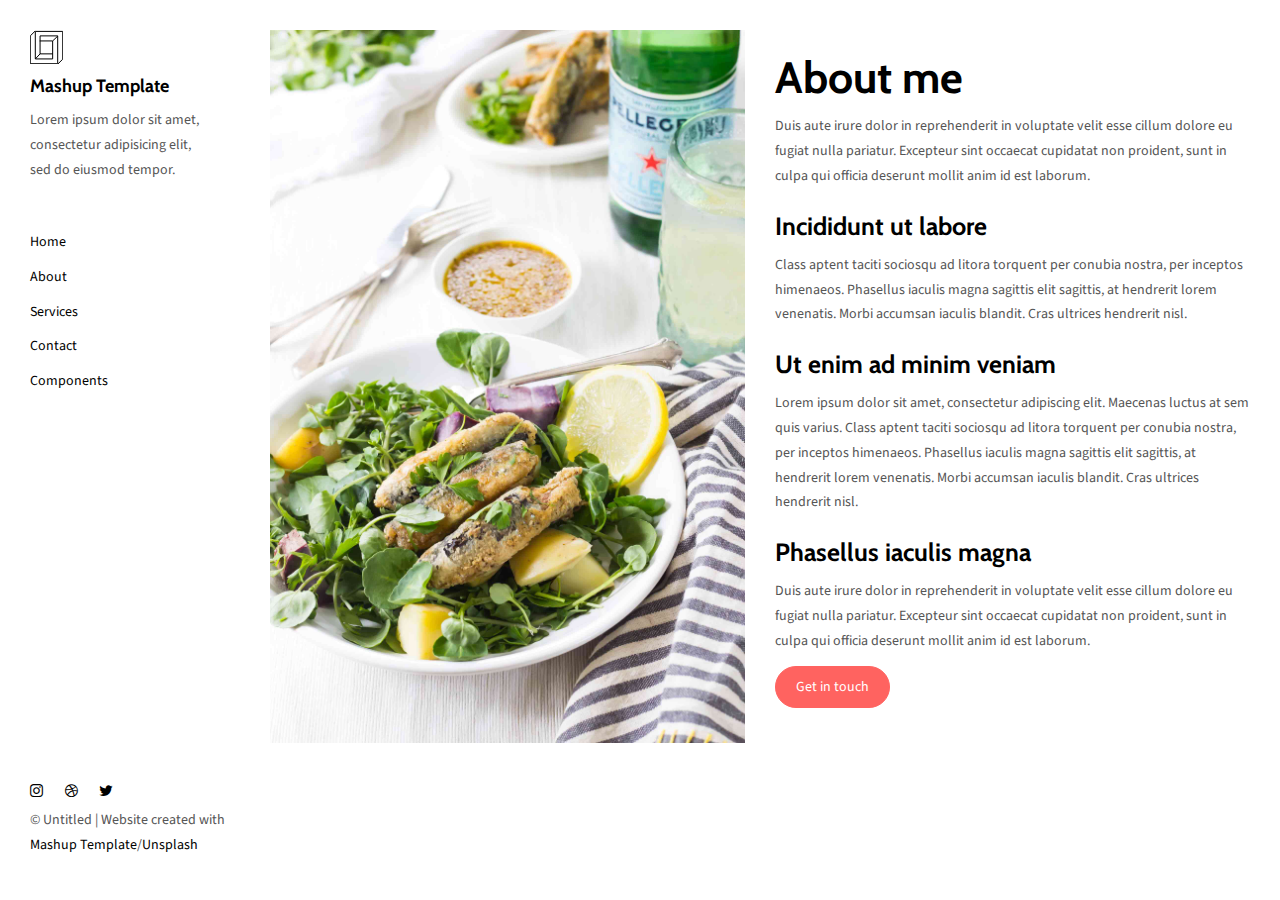
<file: newskin/about.html>
<!DOCTYPE html>
<html lang="en">

<head>
  <meta charset="UTF-8">
  <meta content="IE=edge" http-equiv="X-UA-Compatible">
  <meta content="width=device-width,initial-scale=1" name="viewport">
  <meta content="description" name="description">
  <meta name="google" content="notranslate" />
  <meta content="Mashup templates have been developped by Orson.io team" name="author">

  <!-- Disable tap highlight on IE -->
  <meta name="msapplication-tap-highlight" content="no">
  
  <link href="./assets/apple-icon-180x180.png" rel="apple-touch-icon">
  <link href="./assets/favicon.ico" rel="icon">



  <title>Title page</title>  

<link href="./main.82cfd66e.css" rel="stylesheet"></head>

<body>

 <!-- Add your content of header -->
<header class="">
  <div class="navbar navbar-default visible-xs">
    <button type="button" class="navbar-toggle collapsed">
      <span class="sr-only">Toggle navigation</span>
      <span class="icon-bar"></span>
      <span class="icon-bar"></span>
      <span class="icon-bar"></span>
    </button>
    <a href="./index.html" class="navbar-brand">Mashup Template</a>
  </div>

  <nav class="sidebar">
    <div class="navbar-collapse" id="navbar-collapse">
      <div class="site-header hidden-xs">
          <a class="site-brand" href="./index.html" title="">
            <img class="img-responsive site-logo" alt="" src="./assets/images/mashup-logo.svg">
            Mashup Template
          </a>
        <p>Lorem ipsum dolor sit amet, consectetur adipisicing elit, sed do eiusmod
        tempor.</p>
      </div>
      <ul class="nav">
        <li><a href="./index.html" title="">Home</a></li>
        <li><a href="./about.html" title="">About</a></li>
        <li><a href="./services.html" title="">Services</a></li>
        <li><a href="./contact.html" title="">Contact</a></li>
        <li><a href="./components.html" title="">Components</a></li>

      </ul>

      <nav class="nav-footer">
        <p class="nav-footer-social-buttons">
          <a class="fa-icon" href="https://www.instagram.com/" title="">
            <i class="fa fa-instagram"></i>
          </a>
          <a class="fa-icon" href="https://dribbble.com/" title="">
            <i class="fa fa-dribbble"></i>
          </a>
          <a class="fa-icon" href="https://twitter.com/" title="">
            <i class="fa fa-twitter"></i>
          </a>
        </p>
        <p>© Untitled | Website created with <a href="http://www.mashup-template.com/" title="Create website with free html template">Mashup Template</a>/<a href="https://www.unsplash.com/" title="Beautiful Free Images">Unsplash</a></p>
      </nav>  
    </div> 
  </nav>
</header>
<main class="" id="main-collapse">


<div class="row">
  <div class="col-xs-12 col-md-6">
    <img class="img-responsive" alt="" src="./assets/images/img-10.jpg">
  </div>
  <div class="col-xs-12 col-md-6">
    <h1>About me</h1>
    
    <p>Duis aute irure dolor in reprehenderit in voluptate velit esse
    cillum dolore eu fugiat nulla pariatur. Excepteur sint occaecat cupidatat non
    proident, sunt in culpa qui officia deserunt mollit anim id est laborum.</p>
    
    <h3>Incididunt ut labore </h3>

    <p>Class aptent taciti sociosqu ad litora torquent per conubia nostra, per inceptos himenaeos. Phasellus iaculis magna sagittis elit sagittis, at hendrerit lorem venenatis. Morbi accumsan iaculis blandit. Cras ultrices hendrerit nisl.</p>

    <h3>Ut enim ad minim veniam </h3>
    
    <p>Lorem ipsum dolor sit amet, consectetur adipiscing elit. Maecenas luctus at sem quis varius. 
    Class aptent taciti sociosqu ad litora torquent per conubia nostra, per inceptos himenaeos. Phasellus iaculis magna sagittis elit sagittis, at hendrerit lorem venenatis. Morbi accumsan iaculis blandit. Cras ultrices hendrerit nisl.</p>
    <h3>Phasellus iaculis magna </h3>
    <p>Duis aute irure dolor in reprehenderit in voluptate velit esse
    cillum dolore eu fugiat nulla pariatur. Excepteur sint occaecat cupidatat non
    proident, sunt in culpa qui officia deserunt mollit anim id est laborum.</p>
    
    <a href="contact.html" class="btn btn-primary" title=""> Get in touch</a>
 </div>
</div>
    
</main>

<script>
document.addEventListener("DOMContentLoaded", function (event) {
  navbarToggleSidebar();
  navActivePage();
});
</script>

<!-- Google Analytics: change UA-XXXXX-X to be your site's ID 

<script>
  (function (i, s, o, g, r, a, m) {
    i['GoogleAnalyticsObject'] = r; i[r] = i[r] || function () {
      (i[r].q = i[r].q || []).push(arguments)
    }, i[r].l = 1 * new Date(); a = s.createElement(o),
      m = s.getElementsByTagName(o)[0]; a.async = 1; a.src = g; m.parentNode.insertBefore(a, m)
  })(window, document, 'script', '//www.google-analytics.com/analytics.js', 'ga');
  ga('create', 'UA-XXXXX-X', 'auto');
  ga('send', 'pageview');
</script>

--> <script type="text/javascript" src="./main.85741bff.js"></script></body>

</html>
</file>
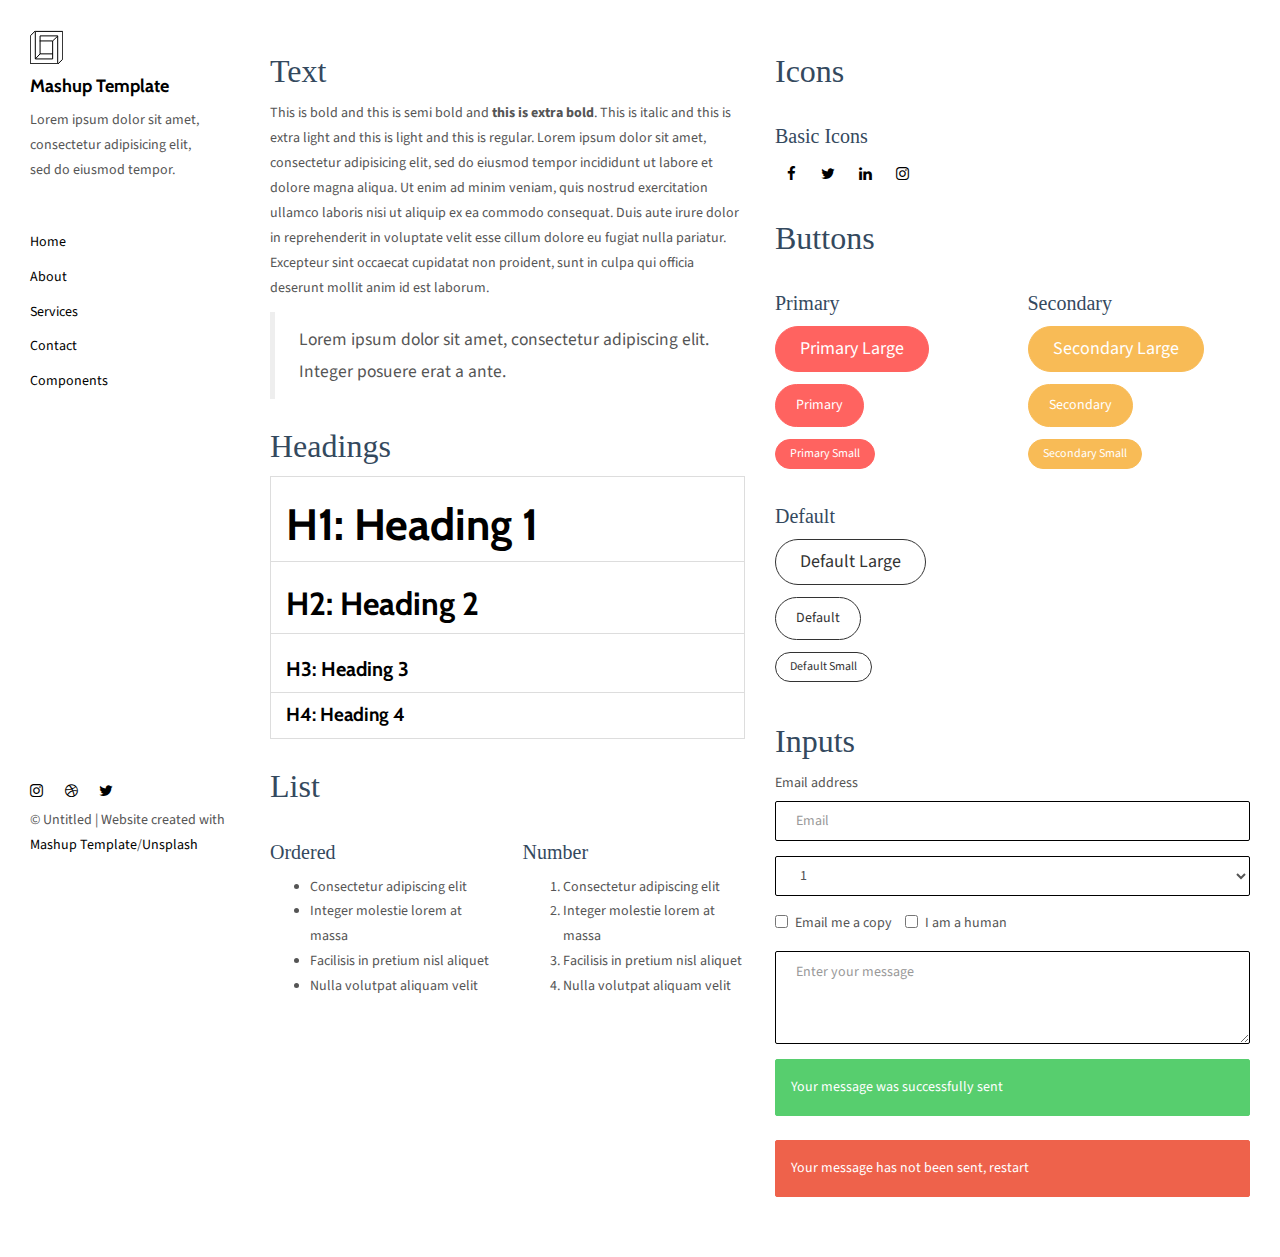
<file: newskin/components.html>
<!DOCTYPE html>
<html lang="en">

<head>
  <meta charset="UTF-8">
  <meta content="IE=edge" http-equiv="X-UA-Compatible">
  <meta content="width=device-width,initial-scale=1" name="viewport">
  <meta content="description" name="description">
  <meta name="google" content="notranslate" />
  <meta content="Mashup templates have been developped by Orson.io team" name="author">

  <!-- Disable tap highlight on IE -->
  <meta name="msapplication-tap-highlight" content="no">
  
  <link href="./assets/apple-icon-180x180.png" rel="apple-touch-icon">
  <link href="./assets/favicon.ico" rel="icon">



  <title>Title page</title>  

<link href="./main.82cfd66e.css" rel="stylesheet"></head>

<body>

 <!-- Add your content of header -->
<header class="">
  <div class="navbar navbar-default visible-xs">
    <button type="button" class="navbar-toggle collapsed">
      <span class="sr-only">Toggle navigation</span>
      <span class="icon-bar"></span>
      <span class="icon-bar"></span>
      <span class="icon-bar"></span>
    </button>
    <a href="./index.html" class="navbar-brand">Mashup Template</a>
  </div>

  <nav class="sidebar">
    <div class="navbar-collapse" id="navbar-collapse">
      <div class="site-header hidden-xs">
          <a class="site-brand" href="./index.html" title="">
            <img class="img-responsive site-logo" alt="" src="./assets/images/mashup-logo.svg">
            Mashup Template
          </a>
        <p>Lorem ipsum dolor sit amet, consectetur adipisicing elit, sed do eiusmod
        tempor.</p>
      </div>
      <ul class="nav">
        <li><a href="./index.html" title="">Home</a></li>
        <li><a href="./about.html" title="">About</a></li>
        <li><a href="./services.html" title="">Services</a></li>
        <li><a href="./contact.html" title="">Contact</a></li>
        <li><a href="./components.html" title="">Components</a></li>

      </ul>

      <nav class="nav-footer">
        <p class="nav-footer-social-buttons">
          <a class="fa-icon" href="https://www.instagram.com/" title="">
            <i class="fa fa-instagram"></i>
          </a>
          <a class="fa-icon" href="https://dribbble.com/" title="">
            <i class="fa fa-dribbble"></i>
          </a>
          <a class="fa-icon" href="https://twitter.com/" title="">
            <i class="fa fa-twitter"></i>
          </a>
        </p>
        <p>© Untitled | Website created with <a href="http://www.mashup-template.com/" title="Create website with free html template">Mashup Template</a>/<a href="https://www.unsplash.com/" title="Beautiful Free Images">Unsplash</a></p>
      </nav>  
    </div> 
  </nav>
</header>
<main class="" id="main-collapse">


<!-- Add your site or app content here -->

    <div class="row">
      <div class="col-xs-12 col-md-6">

        <div class="template-example">
          <h2 class="template-title-example">Text</h2>
          <p>This is bold and this is semi bold and <b>this is extra bold</b>. This is italic and this is extra light and this is light
          and this is regular. Lorem ipsum dolor sit amet, consectetur adipisicing elit, sed do eiusmod
          tempor incididunt ut labore et dolore magna aliqua. Ut enim ad minim veniam,
          quis nostrud exercitation ullamco laboris nisi ut aliquip ex ea commodo
          consequat. Duis aute irure dolor in reprehenderit in voluptate velit esse
          cillum dolore eu fugiat nulla pariatur. Excepteur sint occaecat cupidatat non
          proident, sunt in culpa qui officia deserunt mollit anim id est laborum.

          <blockquote>
            <p>Lorem ipsum dolor sit amet, consectetur adipiscing elit. Integer posuere erat a ante.</p>
          </blockquote>
          
          </p>
        </div>

        <div class="template-example">
          <h2 class="template-title-example">Headings</h2>
          
          <table class="table table-bordered">
            <tr><td><h1>H1: Heading 1</h1></td></tr>
            <tr><td><h2>H2: Heading 2</h2></td></tr>
            <tr><td><h3>H3: Heading 3</h3></td></tr>
            <tr><td><h4>H4: Heading 4</h4></td></tr>
          </table>
          
        </div>

        
        <div class="template-example">
          <h2 class="template-title-example">List</h2>
          <div class="row">
            <div class="col-md-6">
              <h3 class="template-title-example">Ordered</h3>
              <ul>
                <li>Consectetur adipiscing elit</li>
                <li>Integer molestie lorem at massa</li>
                <li>Facilisis in pretium nisl aliquet</li>
                <li>Nulla volutpat aliquam velit</li>
              </ul>
            </div>
            <div class="col-md-6">
              <h3 class="template-title-example">Number</h3>
              <ol>
                <li>Consectetur adipiscing elit</li>
                <li>Integer molestie lorem at massa</li>
                <li>Facilisis in pretium nisl aliquet</li>
                <li>Nulla volutpat aliquam velit</li>
              </ol>
            </div>
          </div>
        </div>
        

        
      </div>

      <div class="col-xs-12 col-md-6">
        <div class="template-example">
          <h2 class="template-title-example">Icons</h2>
          
          <div class="row">
            
            <div class="col-md-6">
               <h3 class="template-title-example">Basic Icons</h2>
                <ul class="list-icons">
                  <li>
                    <span class="fa-icon">
                      <i class="fa fa-facebook"></i>
                    </span>
                  </li>
                  <li>
                    <span class="fa-icon">
                      <i class="fa fa-twitter"></i>
                    </span>
                  </li>
                  <li>
                    <span class="fa-icon">
                      <i class="fa fa-linkedin"></i>
                    </span>
                  </li>
                  <li>
                    <span class="fa-icon">
                      <i class="fa fa-instagram"></i>
                    </span>
                  </li>
                </ul>
            </div>

          </div>


          


        </div>

        <div class="template-example">
          <h2 class="template-title-example">Buttons</h2>
          <div class="row">
            <div class="col-md-6">
              <h3 class="template-title-example">Primary</h2>
              <div class="row">
                  <div class="col-md-6">
                  <p><a href="" class="btn btn-primary btn-lg">Primary Large</a></p>
                  <p><a href="" class="btn btn-primary">Primary </a></p>
                  <p><a href="" class="btn btn-primary btn-sm">Primary Small</a></p>
                </div>
              </div>

              <h3 class="template-title-example">Default</h2>
              <div class="row">
                  <div class="col-md-6">
                  <p><a href="" class="btn btn-default btn-lg">Default Large</a></p>
                  <p><a href="" class="btn btn-default">Default </a></p>
                  <p><a href="" class="btn btn-default btn-sm">Default Small</a></p>
                </div>
              </div>

            </div>

            <div class="col-md-6">
              <h3 class="template-title-example">Secondary</h2>
              <div class="row">
                  <div class="col-md-6">
                  <p><a href="" class="btn btn-info btn-lg">Secondary Large</a></p>
                  <p><a href="" class="btn btn-info">Secondary </a></p>
                  <p><a href="" class="btn btn-info btn-sm">Secondary Small</a></p>
                </div>
              </div>
            </div>
          </div>
        </div>
        
        <div class="template-example">
          <h2 class="template-title-example">Inputs</h2>

            <div class="form-group">
              <label for="exampleInputEmail1">Email address</label>
              <input type="email" class="form-control" id="exampleInputEmail1" placeholder="Email">
            </div>

            <div class="form-group">
              <select class="form-control">
                <option>1</option>
                <option>2</option>
                <option>3</option>
                <option>4</option>
                <option>5</option>
              </select>
            </div>

            <div class="form-group">
              <label class="checkbox-inline">
                <input 
                type="checkbox" id="inlineCheckbox1" value="option1"> Email me a copy
              </label>
              <label class="checkbox-inline">
                <input type="checkbox" id="inlineCheckbox2" value="option2"> I am a human
              </label>
            </div>

            <div class="form-group">
              <textarea class="form-control" rows="3" placeholder="Enter your message"></textarea>
            </div>
            
            <div class="alert alert-success" role="alert">Your message was successfully sent</div>
            <div class="alert alert-danger" role="alert">Your message has not been sent, restart</div>
        </div>




      </div>
    </div>
 

</main>

<script>
document.addEventListener("DOMContentLoaded", function (event) {
  navbarToggleSidebar();
  navActivePage();
});
</script>

<!-- Google Analytics: change UA-XXXXX-X to be your site's ID 

<script>
  (function (i, s, o, g, r, a, m) {
    i['GoogleAnalyticsObject'] = r; i[r] = i[r] || function () {
      (i[r].q = i[r].q || []).push(arguments)
    }, i[r].l = 1 * new Date(); a = s.createElement(o),
      m = s.getElementsByTagName(o)[0]; a.async = 1; a.src = g; m.parentNode.insertBefore(a, m)
  })(window, document, 'script', '//www.google-analytics.com/analytics.js', 'ga');
  ga('create', 'UA-XXXXX-X', 'auto');
  ga('send', 'pageview');
</script>

--> <script type="text/javascript" src="./main.85741bff.js"></script></body>

</html>
</file>
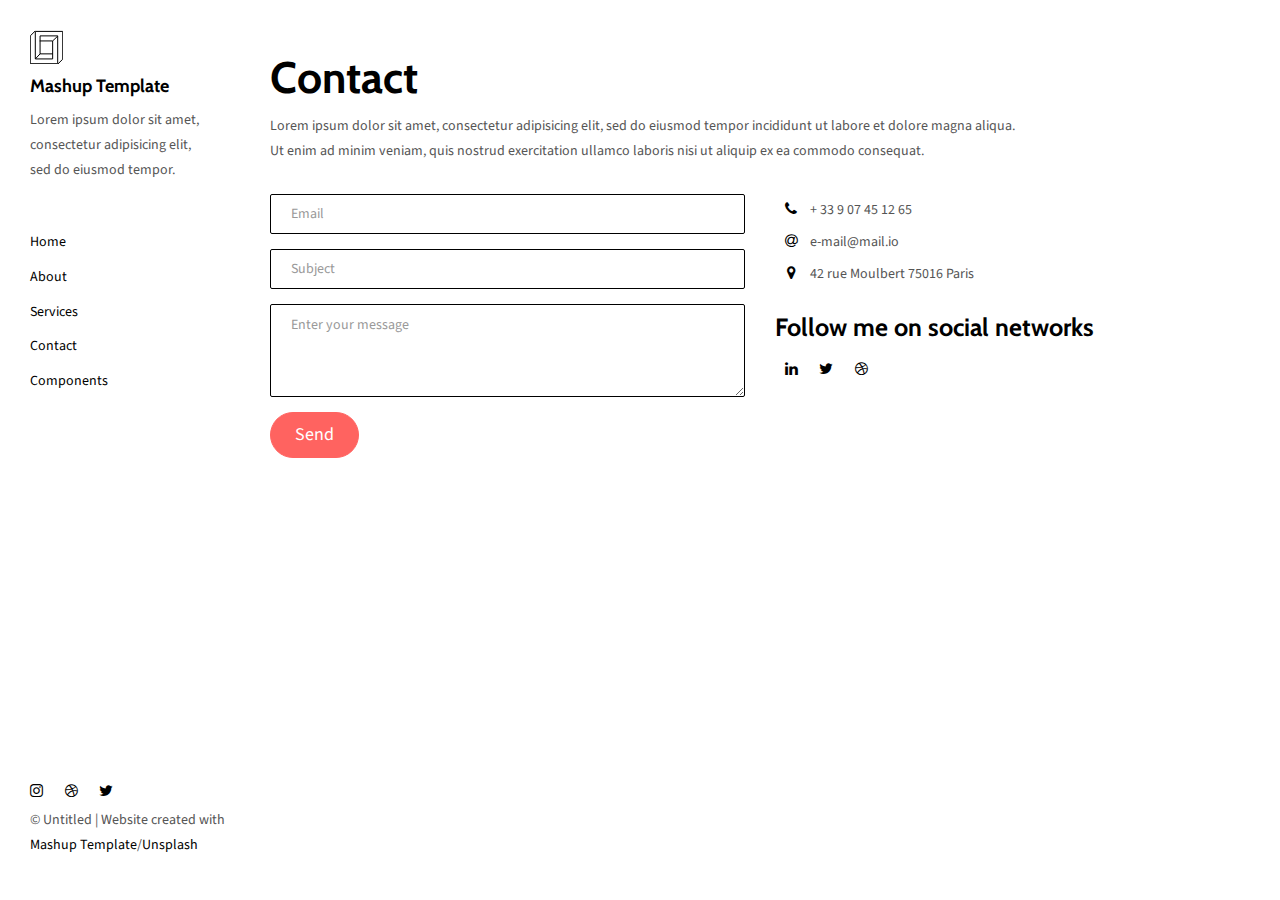
<file: newskin/contact.html>
<!DOCTYPE html>
<html lang="en">

<head>
  <meta charset="UTF-8">
  <meta content="IE=edge" http-equiv="X-UA-Compatible">
  <meta content="width=device-width,initial-scale=1" name="viewport">
  <meta content="description" name="description">
  <meta name="google" content="notranslate" />
  <meta content="Mashup templates have been developped by Orson.io team" name="author">

  <!-- Disable tap highlight on IE -->
  <meta name="msapplication-tap-highlight" content="no">
  
  <link href="./assets/apple-icon-180x180.png" rel="apple-touch-icon">
  <link href="./assets/favicon.ico" rel="icon">



  <title>Title page</title>  

<link href="./main.82cfd66e.css" rel="stylesheet"></head>

<body>

 <!-- Add your content of header -->
<header class="">
  <div class="navbar navbar-default visible-xs">
    <button type="button" class="navbar-toggle collapsed">
      <span class="sr-only">Toggle navigation</span>
      <span class="icon-bar"></span>
      <span class="icon-bar"></span>
      <span class="icon-bar"></span>
    </button>
    <a href="./index.html" class="navbar-brand">Mashup Template</a>
  </div>

  <nav class="sidebar">
    <div class="navbar-collapse" id="navbar-collapse">
      <div class="site-header hidden-xs">
          <a class="site-brand" href="./index.html" title="">
            <img class="img-responsive site-logo" alt="" src="./assets/images/mashup-logo.svg">
            Mashup Template
          </a>
        <p>Lorem ipsum dolor sit amet, consectetur adipisicing elit, sed do eiusmod
        tempor.</p>
      </div>
      <ul class="nav">
        <li><a href="./index.html" title="">Home</a></li>
        <li><a href="./about.html" title="">About</a></li>
        <li><a href="./services.html" title="">Services</a></li>
        <li><a href="./contact.html" title="">Contact</a></li>
        <li><a href="./components.html" title="">Components</a></li>

      </ul>

      <nav class="nav-footer">
        <p class="nav-footer-social-buttons">
          <a class="fa-icon" href="https://www.instagram.com/" title="">
            <i class="fa fa-instagram"></i>
          </a>
          <a class="fa-icon" href="https://dribbble.com/" title="">
            <i class="fa fa-dribbble"></i>
          </a>
          <a class="fa-icon" href="https://twitter.com/" title="">
            <i class="fa fa-twitter"></i>
          </a>
        </p>
        <p>© Untitled | Website created with <a href="http://www.mashup-template.com/" title="Create website with free html template">Mashup Template</a>/<a href="https://www.unsplash.com/" title="Beautiful Free Images">Unsplash</a></p>
      </nav>  
    </div> 
  </nav>
</header>
<main class="" id="main-collapse">


<div class="row">
  <div class="col-xs-12">
    <div class="section-container-spacer">
      <h1>Contact</h1>
      <p>Lorem ipsum dolor sit amet, consectetur adipisicing elit, sed do eiusmod
      tempor incididunt ut labore et dolore magna aliqua. <br>Ut enim ad minim veniam,
      quis nostrud exercitation ullamco laboris nisi ut aliquip ex ea commodo
      consequat.</p>
    </div>
    <div class="section-container-spacer">
       <form action="" class="reveal-content">
          <div class="row">
            <div class="col-md-6">
              <div class="form-group">
                <input type="email" class="form-control" id="email" placeholder="Email">
              </div>
              <div class="form-group">
                <input type="text" class="form-control" id="subject" placeholder="Subject">
              </div>
              <div class="form-group">
                <textarea class="form-control" rows="3" placeholder="Enter your message"></textarea>
              </div>
              <button type="submit" class="btn btn-primary btn-lg">Send</button>
            </div>
            <div class="col-md-6">
              <ul class="list-unstyled address-container">
                <li>
                  <span class="fa-icon">
                    <i class="fa fa-phone" aria-hidden="true"></i>
                  </span>
                  + 33 9 07 45 12 65
                </li>
                <li>
                  <span class="fa-icon">
                    <i class="fa fa-at" aria-hidden="true"></i>
                  </span>
                  e-mail@mail.io
                </li>
                <li>
                  <span class="fa-icon">
                    <i class="fa fa fa-map-marker" aria-hidden="true"></i>
                  </span>
                  42 rue Moulbert 75016 Paris
                </li>
              </ul>
              <h3>Follow me on social networks</h3>
              <a href="https://www.linkedin.com/" title="" class="fa-icon">
                <i class="fa fa-linkedin"></i>
              </a>
              <a href="https://twitter.com/" title="" class="fa-icon">
                <i class="fa fa-twitter"></i>
              </a>
              <a href="https://dribbble.com/" title="" class="fa-icon">
                <i class="fa fa-dribbble"></i>
              </a>
            </div>
          </div>
        </form>
    </div>
  </div>
</div>


</main>

<script>
document.addEventListener("DOMContentLoaded", function (event) {
  navbarToggleSidebar();
  navActivePage();
});
</script>

<!-- Google Analytics: change UA-XXXXX-X to be your site's ID 

<script>
  (function (i, s, o, g, r, a, m) {
    i['GoogleAnalyticsObject'] = r; i[r] = i[r] || function () {
      (i[r].q = i[r].q || []).push(arguments)
    }, i[r].l = 1 * new Date(); a = s.createElement(o),
      m = s.getElementsByTagName(o)[0]; a.async = 1; a.src = g; m.parentNode.insertBefore(a, m)
  })(window, document, 'script', '//www.google-analytics.com/analytics.js', 'ga');
  ga('create', 'UA-XXXXX-X', 'auto');
  ga('send', 'pageview');
</script>

--> <script type="text/javascript" src="./main.85741bff.js"></script></body>

</html>
</file>
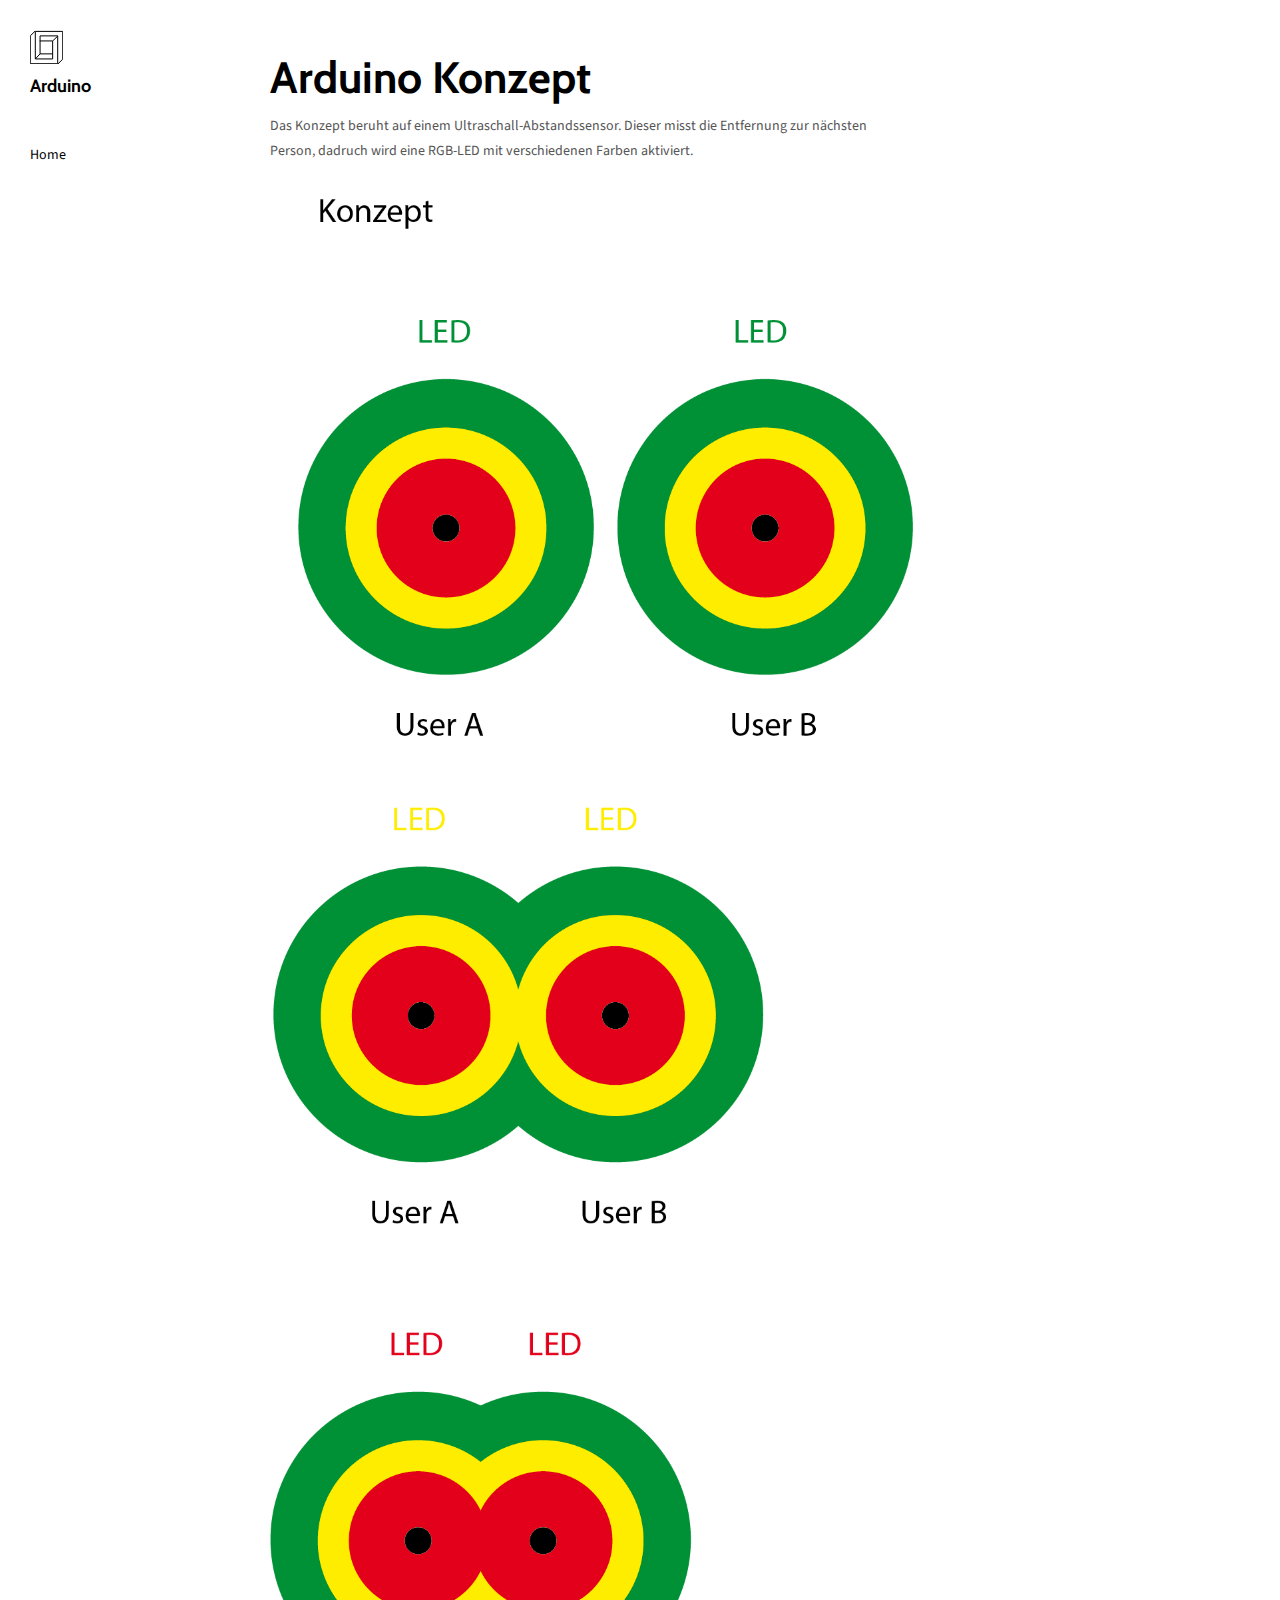
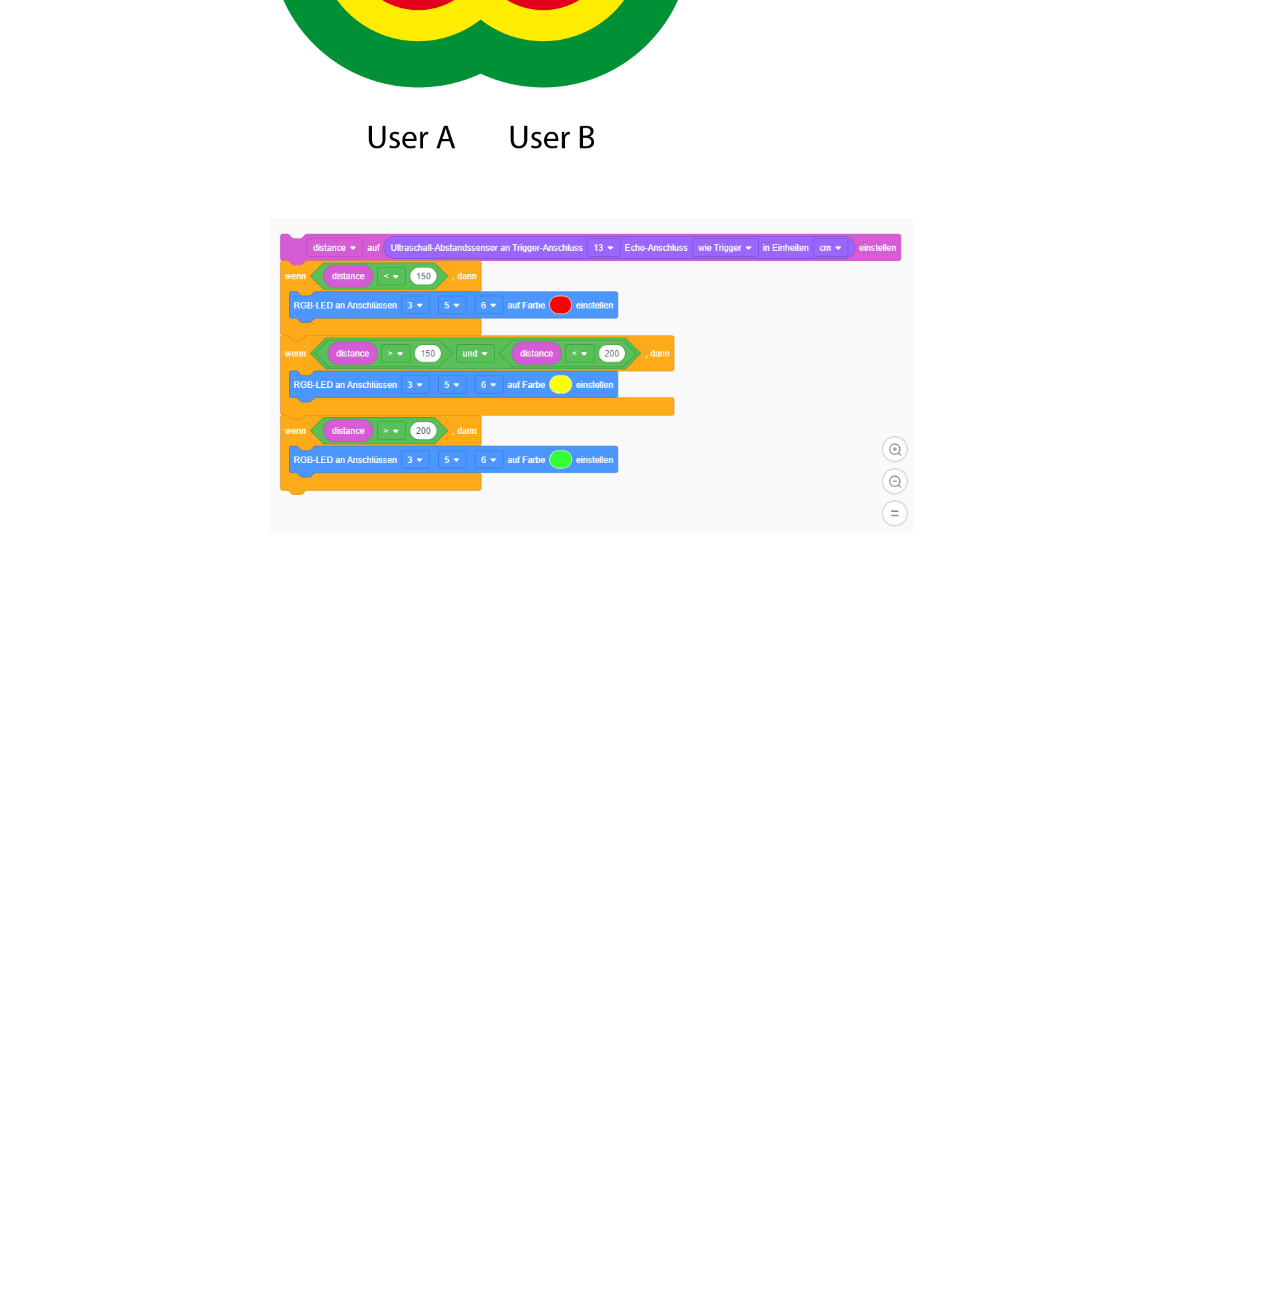
<file: newskin/project.html>
<!DOCTYPE html>
<html lang="en">

<head>
  <meta charset="UTF-8">
  <meta content="IE=edge" http-equiv="X-UA-Compatible">
  <meta content="width=device-width,initial-scale=1" name="viewport">
  <meta content="description" name="description">
  <meta name="google" content="notranslate" />
  <meta content="Mashup templates have been developped by Orson.io team" name="author">

  <!-- Disable tap highlight on IE -->
  <meta name="msapplication-tap-highlight" content="no">
  
  <link href="./assets/apple-icon-180x180.png" rel="apple-touch-icon">
  <link href="./assets/favicon.ico" rel="icon">

  <link href="http://vjs.zencdn.net/c/video-js.css" rel="stylesheet">
  <script src="http://vjs.zencdn.net/c/video.js"></script>


  <title><Arduino></title>  

<link href="./main.82cfd66e.css" rel="stylesheet"></head>

<body>

 <!-- Add your content of header -->
<header class="">
  <div class="navbar navbar-default visible-xs">
    <button type="button" class="navbar-toggle collapsed">
      <span class="sr-only">Toggle navigation</span>
      <span class="icon-bar"></span>
      <span class="icon-bar"></span>
      <span class="icon-bar"></span>
    </button>
    <a href="./index.html" class="navbar-brand">Mashup Template</a>
  </div>

  <nav class="sidebar">
    <div class="navbar-collapse" id="navbar-collapse">
      <div class="site-header hidden-xs">
          <a class="site-brand" href="./index.html" title="">
            <img class="img-responsive site-logo" alt="" src="./assets/images/mashup-logo.svg">
            Arduino
          </a>
      </div>
      <ul class="nav">
        <li><a href="./index.html" title="">Home</a></li>

      </ul>
</header>
<main class="" id="main-collapse">


<div class="row">
  <div class="col-xs-12 col-md-8">

    <div class="section-container-spacer">
        <h1>Arduino Konzept</h1>
        <p>Das Konzept beruht auf einem Ultraschall-Abstandssensor. Dieser misst die Entfernung zur nächsten Person, dadruch wird eine RGB-LED mit verschiedenen Farben aktiviert.</p>
    </div>

    <div class="section-container-spacer">
      <p><img class="img-responsive" alt="" src="../arduino_konzept.png"></p>
      <div class="row">
        <br><br>
          <div class="col-xs-12 col-md-12">
              <p><img class="img-responsive" alt="" src="../arduino_blocks.PNG"></p>
          </div>
        </div>
      <div class="row">
          <div class="col-xs-12 col-md-6">
            <br><br>
            <iframe width="1120" height="630" src="https://www.youtube.com/embed/akbL1wMX-sc" frameborder="0" allow="accelerometer; autoplay; encrypted-media; gyroscope; picture-in-picture" allowfullscreen></iframe>
        </video>
          </div>
      </div>
    </div>
  </div>
  
</div>
    


</main>

<script>
document.addEventListener("DOMContentLoaded", function (event) {
  navbarToggleSidebar();
  navActivePage();
});
</script>

<!-- Google Analytics: change UA-XXXXX-X to be your site's ID 

<script>
  (function (i, s, o, g, r, a, m) {
    i['GoogleAnalyticsObject'] = r; i[r] = i[r] || function () {
      (i[r].q = i[r].q || []).push(arguments)
    }, i[r].l = 1 * new Date(); a = s.createElement(o),
      m = s.getElementsByTagName(o)[0]; a.async = 1; a.src = g; m.parentNode.insertBefore(a, m)
  })(window, document, 'script', '//www.google-analytics.com/analytics.js', 'ga');
  ga('create', 'UA-XXXXX-X', 'auto');
  ga('send', 'pageview');
</script>

--> <script type="text/javascript" src="./main.85741bff.js"></script></body>

</html>
</file>
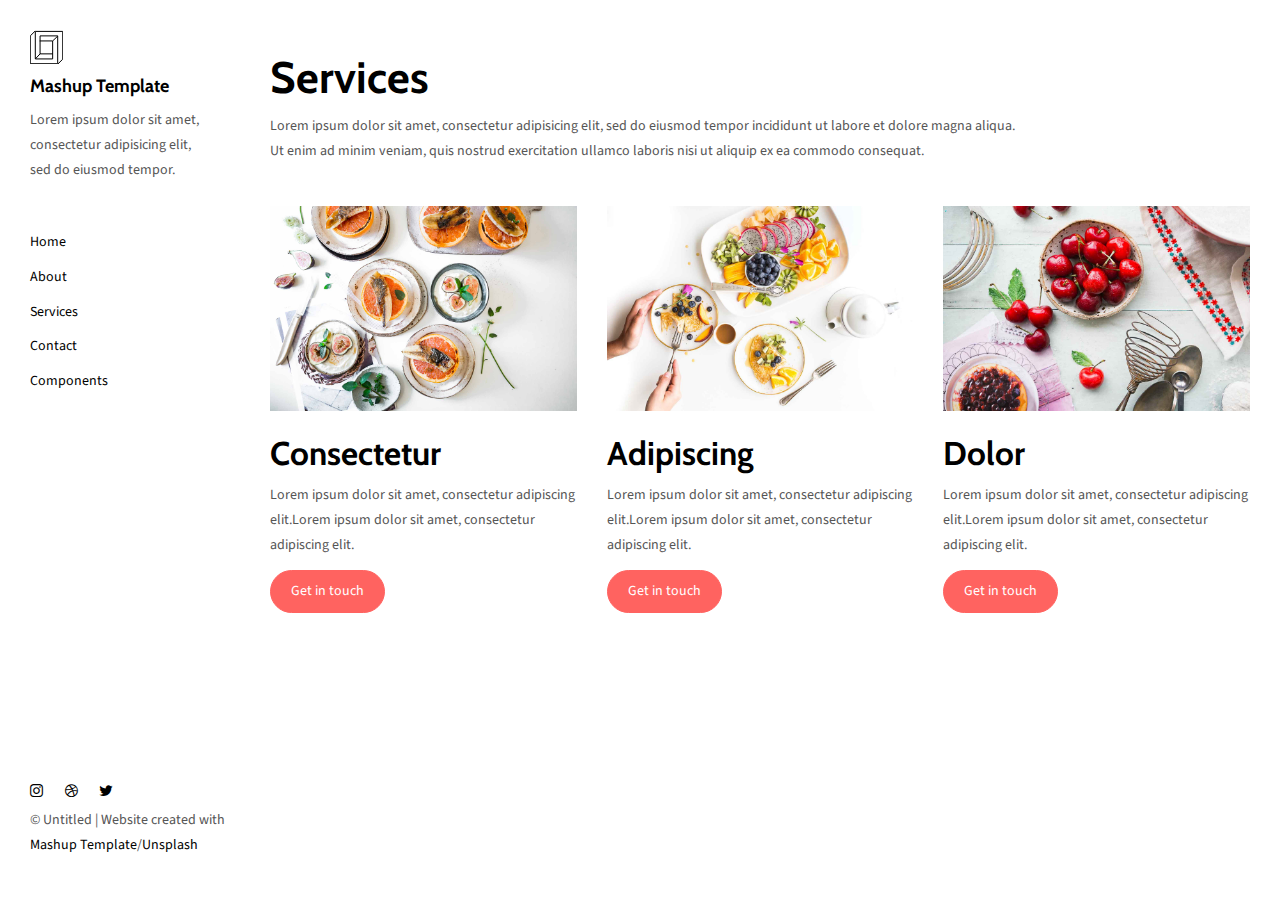
<file: newskin/services.html>
<!DOCTYPE html>
<html lang="en">

<head>
  <meta charset="UTF-8">
  <meta content="IE=edge" http-equiv="X-UA-Compatible">
  <meta content="width=device-width,initial-scale=1" name="viewport">
  <meta content="description" name="description">
  <meta name="google" content="notranslate" />
  <meta content="Mashup templates have been developped by Orson.io team" name="author">

  <!-- Disable tap highlight on IE -->
  <meta name="msapplication-tap-highlight" content="no">
  
  <link href="./assets/apple-icon-180x180.png" rel="apple-touch-icon">
  <link href="./assets/favicon.ico" rel="icon">



  <title>Title page</title>  

<link href="./main.82cfd66e.css" rel="stylesheet"></head>

<body>

 <!-- Add your content of header -->
<header class="">
  <div class="navbar navbar-default visible-xs">
    <button type="button" class="navbar-toggle collapsed">
      <span class="sr-only">Toggle navigation</span>
      <span class="icon-bar"></span>
      <span class="icon-bar"></span>
      <span class="icon-bar"></span>
    </button>
    <a href="./index.html" class="navbar-brand">Mashup Template</a>
  </div>

  <nav class="sidebar">
    <div class="navbar-collapse" id="navbar-collapse">
      <div class="site-header hidden-xs">
          <a class="site-brand" href="./index.html" title="">
            <img class="img-responsive site-logo" alt="" src="./assets/images/mashup-logo.svg">
            Mashup Template
          </a>
        <p>Lorem ipsum dolor sit amet, consectetur adipisicing elit, sed do eiusmod
        tempor.</p>
      </div>
      <ul class="nav">
        <li><a href="./index.html" title="">Home</a></li>
        <li><a href="./about.html" title="">About</a></li>
        <li><a href="./services.html" title="">Services</a></li>
        <li><a href="./contact.html" title="">Contact</a></li>
        <li><a href="./components.html" title="">Components</a></li>

      </ul>

      <nav class="nav-footer">
        <p class="nav-footer-social-buttons">
          <a class="fa-icon" href="https://www.instagram.com/" title="">
            <i class="fa fa-instagram"></i>
          </a>
          <a class="fa-icon" href="https://dribbble.com/" title="">
            <i class="fa fa-dribbble"></i>
          </a>
          <a class="fa-icon" href="https://twitter.com/" title="">
            <i class="fa fa-twitter"></i>
          </a>
        </p>
        <p>© Untitled | Website created with <a href="http://www.mashup-template.com/" title="Create website with free html template">Mashup Template</a>/<a href="https://www.unsplash.com/" title="Beautiful Free Images">Unsplash</a></p>
      </nav>  
    </div> 
  </nav>
</header>
<main class="" id="main-collapse">


<div class="row">
  <div class="col-xs-12 section-container-spacer">
    <h1>Services</h1>
    <p>Lorem ipsum dolor sit amet, consectetur adipisicing elit, sed do eiusmod
      tempor incididunt ut labore et dolore magna aliqua. <br>Ut enim ad minim veniam,
      quis nostrud exercitation ullamco laboris nisi ut aliquip ex ea commodo
      consequat.</p>
  </div>

  <div class="col-xs-12 col-md-4 section-container-spacer">
    <img class="img-responsive" alt="" src="./assets/images/img-12.jpg">
    <h2>Consectetur</h2>
    <p>Lorem ipsum dolor sit amet, consectetur adipiscing elit.Lorem ipsum dolor sit amet, consectetur adipiscing elit.</p>
    <a href="./contact.html" class="btn btn-primary" title=""> Get in touch</a>
  </div>

  <div class="col-xs-12 col-md-4 section-container-spacer">
    <img class="img-responsive" alt="" src="./assets/images/img-13.jpg">
    <h2>Adipiscing</h2>
    <p>Lorem ipsum dolor sit amet, consectetur adipiscing elit.Lorem ipsum dolor sit amet, consectetur adipiscing elit.</p>
    <a href="./contact.html" class="btn btn-primary" title=""> Get in touch</a>
  </div>

  <div class="col-xs-12 col-md-4 section-container-spacer">
    <img class="img-responsive" alt="" src="./assets/images/img-14.jpg">
    <h2>Dolor</h2>
    <p>Lorem ipsum dolor sit amet, consectetur adipiscing elit.Lorem ipsum dolor sit amet, consectetur adipiscing elit.</p>
    <a href="./contact.html" class="btn btn-primary" title=""> Get in touch</a>
  </div>

</div>


</main>

<script>
document.addEventListener("DOMContentLoaded", function (event) {
  navbarToggleSidebar();
  navActivePage();
});
</script>

<!-- Google Analytics: change UA-XXXXX-X to be your site's ID 

<script>
  (function (i, s, o, g, r, a, m) {
    i['GoogleAnalyticsObject'] = r; i[r] = i[r] || function () {
      (i[r].q = i[r].q || []).push(arguments)
    }, i[r].l = 1 * new Date(); a = s.createElement(o),
      m = s.getElementsByTagName(o)[0]; a.async = 1; a.src = g; m.parentNode.insertBefore(a, m)
  })(window, document, 'script', '//www.google-analytics.com/analytics.js', 'ga');
  ga('create', 'UA-XXXXX-X', 'auto');
  ga('send', 'pageview');
</script>

--> <script type="text/javascript" src="./main.85741bff.js"></script></body>

</html>
</file>
<file: aufgabe3/resources/css/axure_rp_page.css>
﻿/* so the window resize fires within a frame in IE7 */
html, body {
    height: 100%;
}

.mobileFrameCursor div * {
    cursor: inherit !important;
}

a {
    color: inherit;
}

p {
    margin: 0px;
    text-rendering: optimizeLegibility;
    font-feature-settings: "kern" 1;
    -webkit-font-feature-settings: "kern";
    -moz-font-feature-settings: "kern";
    -moz-font-feature-settings: "kern=1";
    font-kerning: normal;
}

ul {
    margin:0px;
}

iframe {
    background: #FFFFFF;
}

/* to match IE with C, FF */
input {
    padding: 1px 0px 1px 0px;
    box-sizing: border-box;
    -moz-box-sizing: border-box;
}

input[type=text]::-ms-clear {
    width: 0;
    height: 0;
    display: none;
}

textarea {
    margin: 0px;
    box-sizing: border-box;
    -moz-box-sizing: border-box;
}

.focused:focus, .selectedFocused:focus {
    outline: none;
}

div.intcases {
    font-family: arial; 
    font-size: 12px;
    text-align:left; 
    border:1px solid #AAA; 
    background:#FFF none repeat scroll 0% 0%; 
    z-index:9999; 
    visibility:hidden; 
    position:absolute;
    padding: 0px;
    border-radius: 3px;
    white-space: nowrap;
}

div.intcaselink {
    cursor: pointer;
    padding: 3px 8px 3px 8px;
    margin: 5px;
    background:#EEE none repeat scroll 0% 0%; 
    border:1px solid #AAA;
    border-radius: 3px;
}

div.refpageimage {
    position: absolute;
    left: 0px;
    top: 0px;
    font-size: 0px;
    width: 16px;
    height: 16px;
    cursor: pointer;
    background-image: url(images/newwindow.gif);
    background-repeat: no-repeat;
}

div.annnoteimage {
    position: absolute;
    left: 0px;
    top: 0px;
    font-size: 0px;
    /*width: 16px;
    height: 12px;*/
    cursor: help;
    /*background-image: url(images/note.gif);*/
    /*background-repeat: no-repeat;*/
    width: 13px;
    height: 12px;
    padding-top: 1px;
    text-align: center;
    background-color: #138CDD;
    -moz-box-shadow: 1px 1px 3px #aaa;
    -webkit-box-shadow: 1px 1px 3px #aaa;
    box-shadow: 1px 1px 3px #aaa;
}

div.annnoteline {
    display: inline-block;
    width: 9px;
    height: 1px;
    border-bottom: 1px solid white;
    margin-top: 1px;
}

div.annnotelabel {
    /*position: absolute;
    left: 0px;
    top: 0px;*/
    font-family: Helvetica,Arial;
    white-space: nowrap;
    
    padding-top: 1px;
    background-color: #fff849;
    font-size: 10px;
    font-weight: bold;
    line-height: 14px;
    margin-right: 3px;
    padding: 0px 4px;
    color: #000;

    -moz-box-shadow: 1px 1px 3px #aaa;
    -webkit-box-shadow: 1px 1px 3px #aaa;
    box-shadow: 1px 1px 3px #aaa;
}

div.annnote {
    display: flex;
    position: absolute;
    cursor: help;
    line-height: 14px;
}

.annotation {
    font-size: 12px;
    padding-left: 2px;
    margin-bottom: 5px;
}

.annotationName {
    /*font-size: 13px;
    font-weight: bold;
    margin-bottom: 3px;
    white-space: nowrap;*/

    font-family: 'Trebuchet MS';
    font-size: 14px;
    font-weight: bold;
    margin-bottom: 5px;
    white-space: nowrap;
}

.annotationValue {
    font-family: Arial, Helvetica, Sans-Serif;
    font-size: 12px;
    color: #4a4a4a;
    line-height: 21px;
    margin-bottom: 20px;
}

.noteLink {
    text-decoration: inherit;
    color: inherit;
}

.noteLink:hover {
    background-color: white;
}

/* this is a fix for the issue where dialogs jump around and takes the text-align from the body */
.dialogFix {
    position:absolute;
    text-align:left;
    border: 1px solid #8f949a;
}


@keyframes pulsate {
  from {
    box-shadow: 0 0 10px #15d6ba;
  }
  to {
    box-shadow: 0 0 20px #15d6ba;
  }
}

@-webkit-keyframes pulsate {
  from {
    -webkit-box-shadow: 0 0 10px #15d6ba;
    box-shadow: 0 0 10px #15d6ba;
  }
  to {
    -webkit-box-shadow: 0 0 20px #15d6ba;
    box-shadow: 0 0 20px #15d6ba;
  }
}
 
@-moz-keyframes pulsate {
  from {
    -moz-box-shadow: 0 0 10px #15d6ba;
    box-shadow: 0 0 10px #15d6ba;
  }
  to {
    -moz-box-shadow: 0 0 20px #15d6ba;
    box-shadow: 0 0 20px #15d6ba;
  }
}

.legacyPulsateBorder {
    /*border: 5px solid #15d6ba;
    margin: -5px;*/
    -moz-box-shadow: 0 0 10px 3px #15d6ba;
    box-shadow: 0 0 10px 3px #15d6ba;
}

.pulsateBorder {
  animation-name: pulsate;
  animation-timing-function: ease-in-out;
  animation-duration: 0.9s;
  animation-iteration-count: infinite;
  animation-direction: alternate;
  
  -webkit-animation-name: pulsate;
  -webkit-animation-timing-function: ease-in-out;
  -webkit-animation-duration: 0.9s;
  -webkit-animation-iteration-count: infinite;
  -webkit-animation-direction: alternate;

  -moz-animation-name: pulsate;
  -moz-animation-timing-function: ease-in-out;
  -moz-animation-duration: 0.9s;
  -moz-animation-iteration-count: infinite;
  -moz-animation-direction: alternate;
}

.ax_default_hidden, .ax_default_unplaced{
    display: none;
    visibility: hidden;
}

.widgetNoteSelected {
    -moz-box-shadow: 0 0 10px 3px #138CDD;
    box-shadow: 0 0 10px 3px #138CDD;
    /*-moz-box-shadow: 0 0 20px #3915d6;
    box-shadow: 0 0 20px #3915d6;*/
    /*border: 3px solid #3915d6;*/
    /*margin: -3px;*/
}


.singleImg {
    display: none;
    visibility: hidden;
}

#ios-safari {
    overflow: auto;
    -webkit-overflow-scrolling: touch;
}

#ios-safari-html {
    display: block;
    overflow: auto;
    -webkit-overflow-scrolling: touch;
    position: absolute;
    top: 0;
    left: 0;
    right: 0;
    bottom: 0;
}

#ios-safari-fixed {
    position: absolute;
    pointer-events: none;
    width: initial;
}

#ios-safari-fixed div {
    pointer-events: auto;
}
</file>
<file: aufgabe3/data/styles.css>
﻿.ax_default {
  font-family:'Arial Standard', 'Arial', sans-serif;
  font-weight:400;
  font-style:normal;
  font-size:13px;
  letter-spacing:normal;
  color:#333333;
  vertical-align:none;
  text-align:center;
  line-height:normal;
  text-transform:none;
}
.box_1 {
}
.box_2 {
}
.box_3 {
}
.ellipse {
}
.shape {
}
.heading_1 {
  font-family:'Arial Standard', 'Arial', sans-serif;
  font-weight:bold;
  font-style:normal;
  font-size:32px;
  text-align:left;
}
.heading_2 {
  font-family:'Arial Standard', 'Arial', sans-serif;
  font-weight:bold;
  font-style:normal;
  font-size:24px;
  text-align:left;
}
.heading_3 {
  font-family:'Arial Standard', 'Arial', sans-serif;
  font-weight:bold;
  font-style:normal;
  font-size:18px;
  text-align:left;
}
.heading_4 {
  font-family:'Arial Standard', 'Arial', sans-serif;
  font-weight:bold;
  font-style:normal;
  font-size:14px;
  text-align:left;
}
.heading_5 {
  font-family:'Arial Standard', 'Arial', sans-serif;
  font-weight:bold;
  font-style:normal;
  text-align:left;
}
.heading_6 {
  font-family:'Arial Standard', 'Arial', sans-serif;
  font-weight:bold;
  font-style:normal;
  font-size:10px;
  text-align:left;
}
.paragraph {
  text-align:left;
}
.line {
}
.droplist {
  color:#000000;
  text-align:left;
}
.flow_shape {
}
.form_hint {
  color:#999999;
}
.form_disabled {
}
textarea, select, input, button { outline: none; }
</file>
<file: aufgabe3/files/krankmeldungen/styles.css>
﻿body {
  margin:0px;
  background-color:rgba(248, 248, 248, 1);
  background-image:none;
  position:relative;
  left:0px;
  width:1910px;
  margin-left:auto;
  margin-right:auto;
  text-align:left;
}
.form_sketch {
  border-color:transparent;
  background-color:transparent;
}
#base {
  position:absolute;
  z-index:0;
}
#u298 {
  position:absolute;
  left:26px;
  top:-91px;
}
#u298_state0 {
  position:relative;
  left:0px;
  top:0px;
  width:1860px;
  height:701px;
  background-image:none;
  border:none;
  border-radius:0px;
  -moz-box-shadow:none;
  -webkit-box-shadow:none;
  box-shadow:none;
}
#u298_state0_content {
  border-width:0px;
  position:absolute;
  left:0px;
  top:0px;
  width:1px;
  height:1px;
}
#u299_div {
  border-width:0px;
  position:absolute;
  left:0px;
  top:0px;
  width:1860px;
  height:413px;
  background:inherit;
  background-color:rgba(255, 255, 255, 1);
  border:none;
  border-radius:0px;
  -moz-box-shadow:none;
  -webkit-box-shadow:none;
  box-shadow:none;
}
#u299 {
  border-width:0px;
  position:absolute;
  left:0px;
  top:261px;
  width:1860px;
  height:413px;
  display:flex;
}
#u299 .text {
  position:absolute;
  align-self:center;
  padding:2px 2px 2px 2px;
  box-sizing:border-box;
  width:100%;
}
#u299_text {
  border-width:0px;
  word-wrap:break-word;
  text-transform:none;
  visibility:hidden;
}
#u300_img {
  border-width:0px;
  position:absolute;
  left:-16px;
  top:-16px;
  width:33px;
  height:342px;
}
#u300p000 {
  border-width:0px;
  position:absolute;
  left:-165px;
  top:160px;
  width:330px;
  height:6px;
  -webkit-transform:rotate(90deg);
  -moz-transform:rotate(90deg);
  -ms-transform:rotate(90deg);
  transform:rotate(90deg);
}
#u300p000_img {
  border-width:0px;
  position:absolute;
  left:0px;
  top:0px;
  width:330px;
  height:6px;
}
#u300p001 {
  border-width:0px;
  position:absolute;
  left:-17px;
  top:-16px;
  width:36px;
  height:34px;
  -webkit-transform:rotate(90deg);
  -moz-transform:rotate(90deg);
  -ms-transform:rotate(90deg);
  transform:rotate(90deg);
}
#u300p001_img {
  border-width:0px;
  position:absolute;
  left:0px;
  top:0px;
  width:36px;
  height:34px;
}
#u300p002 {
  border-width:0px;
  position:absolute;
  left:-1px;
  top:324px;
  width:4px;
  height:4px;
}
#u300p002_img {
  border-width:0px;
  position:absolute;
  left:0px;
  top:0px;
  width:4px;
  height:4px;
}
#u300 {
  border-width:0px;
  position:absolute;
  left:105px;
  top:284px;
  width:1px;
  height:325px;
  display:flex;
}
#u300 .text {
  position:absolute;
  align-self:center;
  padding:2px 2px 2px 2px;
  box-sizing:border-box;
  width:100%;
}
#u300_text {
  border-width:0px;
  word-wrap:break-word;
  text-transform:none;
  visibility:hidden;
}
#u301_img {
  border-width:0px;
  position:absolute;
  left:0px;
  top:0px;
  width:1670px;
  height:2px;
}
#u301 {
  border-width:0px;
  position:absolute;
  left:106px;
  top:609px;
  width:1669px;
  height:1px;
  display:flex;
}
#u301 .text {
  position:absolute;
  align-self:center;
  padding:2px 2px 2px 2px;
  box-sizing:border-box;
  width:100%;
}
#u301_text {
  border-width:0px;
  word-wrap:break-word;
  text-transform:none;
  visibility:hidden;
}
#u302_div {
  border-width:0px;
  position:absolute;
  left:0px;
  top:0px;
  width:61px;
  height:23px;
  background:inherit;
  background-color:rgba(255, 255, 255, 0);
  border:none;
  border-radius:0px;
  -moz-box-shadow:none;
  -webkit-box-shadow:none;
  box-shadow:none;
  font-size:8px;
}
#u302 {
  border-width:0px;
  position:absolute;
  left:34px;
  top:284px;
  width:61px;
  height:23px;
  display:flex;
  font-size:8px;
}
#u302 .text {
  position:absolute;
  align-self:flex-start;
  padding:0px 0px 0px 0px;
  box-sizing:border-box;
  width:100%;
}
#u302_text {
  border-width:0px;
  white-space:nowrap;
  text-transform:none;
}
#u303_div {
  border-width:0px;
  position:absolute;
  left:0px;
  top:0px;
  width:36px;
  height:11px;
  background:inherit;
  background-color:rgba(255, 255, 255, 0);
  border:none;
  border-radius:0px;
  -moz-box-shadow:none;
  -webkit-box-shadow:none;
  box-shadow:none;
  font-size:12px;
}
#u303 {
  border-width:0px;
  position:absolute;
  left:1774px;
  top:618px;
  width:36px;
  height:11px;
  display:flex;
  font-size:12px;
}
#u303 .text {
  position:absolute;
  align-self:flex-start;
  padding:0px 0px 0px 0px;
  box-sizing:border-box;
  width:100%;
}
#u303_text {
  border-width:0px;
  white-space:nowrap;
  text-transform:none;
}
#u304_div {
  border-width:0px;
  position:absolute;
  left:0px;
  top:0px;
  width:11px;
  height:8px;
  background:inherit;
  background-color:rgba(255, 255, 255, 0);
  border:none;
  border-radius:0px;
  -moz-box-shadow:none;
  -webkit-box-shadow:none;
  box-shadow:none;
  font-size:9px;
}
#u304 {
  border-width:0px;
  position:absolute;
  left:76px;
  top:576px;
  width:11px;
  height:8px;
  display:flex;
  font-size:9px;
}
#u304 .text {
  position:absolute;
  align-self:flex-start;
  padding:0px 0px 0px 0px;
  box-sizing:border-box;
  width:100%;
}
#u304_text {
  border-width:0px;
  white-space:nowrap;
  text-transform:none;
}
#u305_div {
  border-width:0px;
  position:absolute;
  left:0px;
  top:0px;
  width:11px;
  height:8px;
  background:inherit;
  background-color:rgba(255, 255, 255, 0);
  border:none;
  border-radius:0px;
  -moz-box-shadow:none;
  -webkit-box-shadow:none;
  box-shadow:none;
  font-size:9px;
}
#u305 {
  border-width:0px;
  position:absolute;
  left:76px;
  top:532px;
  width:11px;
  height:8px;
  display:flex;
  font-size:9px;
}
#u305 .text {
  position:absolute;
  align-self:flex-start;
  padding:0px 0px 0px 0px;
  box-sizing:border-box;
  width:100%;
}
#u305_text {
  border-width:0px;
  white-space:nowrap;
  text-transform:none;
}
#u306_div {
  border-width:0px;
  position:absolute;
  left:0px;
  top:0px;
  width:11px;
  height:8px;
  background:inherit;
  background-color:rgba(255, 255, 255, 0);
  border:none;
  border-radius:0px;
  -moz-box-shadow:none;
  -webkit-box-shadow:none;
  box-shadow:none;
  font-size:9px;
}
#u306 {
  border-width:0px;
  position:absolute;
  left:76px;
  top:489px;
  width:11px;
  height:8px;
  display:flex;
  font-size:9px;
}
#u306 .text {
  position:absolute;
  align-self:flex-start;
  padding:0px 0px 0px 0px;
  box-sizing:border-box;
  width:100%;
}
#u306_text {
  border-width:0px;
  white-space:nowrap;
  text-transform:none;
}
#u307_div {
  border-width:0px;
  position:absolute;
  left:0px;
  top:0px;
  width:11px;
  height:8px;
  background:inherit;
  background-color:rgba(255, 255, 255, 0);
  border:none;
  border-radius:0px;
  -moz-box-shadow:none;
  -webkit-box-shadow:none;
  box-shadow:none;
  font-size:9px;
}
#u307 {
  border-width:0px;
  position:absolute;
  left:76px;
  top:446px;
  width:11px;
  height:8px;
  display:flex;
  font-size:9px;
}
#u307 .text {
  position:absolute;
  align-self:flex-start;
  padding:0px 0px 0px 0px;
  box-sizing:border-box;
  width:100%;
}
#u307_text {
  border-width:0px;
  white-space:nowrap;
  text-transform:none;
}
#u308_div {
  border-width:0px;
  position:absolute;
  left:0px;
  top:0px;
  width:11px;
  height:8px;
  background:inherit;
  background-color:rgba(255, 255, 255, 0);
  border:none;
  border-radius:0px;
  -moz-box-shadow:none;
  -webkit-box-shadow:none;
  box-shadow:none;
  font-size:9px;
}
#u308 {
  border-width:0px;
  position:absolute;
  left:76px;
  top:403px;
  width:11px;
  height:8px;
  display:flex;
  font-size:9px;
}
#u308 .text {
  position:absolute;
  align-self:flex-start;
  padding:0px 0px 0px 0px;
  box-sizing:border-box;
  width:100%;
}
#u308_text {
  border-width:0px;
  white-space:nowrap;
  text-transform:none;
}
#u309_div {
  border-width:0px;
  position:absolute;
  left:0px;
  top:0px;
  width:11px;
  height:8px;
  background:inherit;
  background-color:rgba(255, 255, 255, 0);
  border:none;
  border-radius:0px;
  -moz-box-shadow:none;
  -webkit-box-shadow:none;
  box-shadow:none;
  font-size:9px;
}
#u309 {
  border-width:0px;
  position:absolute;
  left:76px;
  top:359px;
  width:11px;
  height:8px;
  display:flex;
  font-size:9px;
}
#u309 .text {
  position:absolute;
  align-self:flex-start;
  padding:0px 0px 0px 0px;
  box-sizing:border-box;
  width:100%;
}
#u309_text {
  border-width:0px;
  white-space:nowrap;
  text-transform:none;
}
#u310_div {
  border-width:0px;
  position:absolute;
  left:0px;
  top:0px;
  width:11px;
  height:8px;
  background:inherit;
  background-color:rgba(255, 255, 255, 0);
  border:none;
  border-radius:0px;
  -moz-box-shadow:none;
  -webkit-box-shadow:none;
  box-shadow:none;
  font-size:9px;
}
#u310 {
  border-width:0px;
  position:absolute;
  left:76px;
  top:316px;
  width:11px;
  height:8px;
  display:flex;
  font-size:9px;
}
#u310 .text {
  position:absolute;
  align-self:flex-start;
  padding:0px 0px 0px 0px;
  box-sizing:border-box;
  width:100%;
}
#u310_text {
  border-width:0px;
  white-space:nowrap;
  text-transform:none;
}
#u311_div {
  border-width:0px;
  position:absolute;
  left:0px;
  top:0px;
  width:26px;
  height:8px;
  background:inherit;
  background-color:rgba(255, 255, 255, 0);
  border:none;
  border-radius:0px;
  -moz-box-shadow:none;
  -webkit-box-shadow:none;
  box-shadow:none;
  font-size:9px;
}
#u311 {
  border-width:0px;
  position:absolute;
  left:163px;
  top:621px;
  width:26px;
  height:8px;
  display:flex;
  font-size:9px;
}
#u311 .text {
  position:absolute;
  align-self:flex-start;
  padding:0px 0px 0px 0px;
  box-sizing:border-box;
  width:100%;
}
#u311_text {
  border-width:0px;
  white-space:nowrap;
  text-transform:none;
}
#u312_div {
  border-width:0px;
  position:absolute;
  left:0px;
  top:0px;
  width:26px;
  height:8px;
  background:inherit;
  background-color:rgba(255, 255, 255, 0);
  border:none;
  border-radius:0px;
  -moz-box-shadow:none;
  -webkit-box-shadow:none;
  box-shadow:none;
  font-size:9px;
}
#u312 {
  border-width:0px;
  position:absolute;
  left:791px;
  top:621px;
  width:26px;
  height:8px;
  display:flex;
  font-size:9px;
}
#u312 .text {
  position:absolute;
  align-self:flex-start;
  padding:0px 0px 0px 0px;
  box-sizing:border-box;
  width:100%;
}
#u312_text {
  border-width:0px;
  white-space:nowrap;
  text-transform:none;
}
#u313_div {
  border-width:0px;
  position:absolute;
  left:0px;
  top:0px;
  width:26px;
  height:8px;
  background:inherit;
  background-color:rgba(255, 255, 255, 0);
  border:none;
  border-radius:0px;
  -moz-box-shadow:none;
  -webkit-box-shadow:none;
  box-shadow:none;
  font-size:9px;
}
#u313 {
  border-width:0px;
  position:absolute;
  left:917px;
  top:621px;
  width:26px;
  height:8px;
  display:flex;
  font-size:9px;
}
#u313 .text {
  position:absolute;
  align-self:flex-start;
  padding:0px 0px 0px 0px;
  box-sizing:border-box;
  width:100%;
}
#u313_text {
  border-width:0px;
  white-space:nowrap;
  text-transform:none;
}
#u314_div {
  border-width:0px;
  position:absolute;
  left:0px;
  top:0px;
  width:26px;
  height:8px;
  background:inherit;
  background-color:rgba(255, 255, 255, 0);
  border:none;
  border-radius:0px;
  -moz-box-shadow:none;
  -webkit-box-shadow:none;
  box-shadow:none;
  font-size:9px;
}
#u314 {
  border-width:0px;
  position:absolute;
  left:1042px;
  top:621px;
  width:26px;
  height:8px;
  display:flex;
  font-size:9px;
}
#u314 .text {
  position:absolute;
  align-self:flex-start;
  padding:0px 0px 0px 0px;
  box-sizing:border-box;
  width:100%;
}
#u314_text {
  border-width:0px;
  white-space:nowrap;
  text-transform:none;
}
#u315_div {
  border-width:0px;
  position:absolute;
  left:0px;
  top:0px;
  width:26px;
  height:8px;
  background:inherit;
  background-color:rgba(255, 255, 255, 0);
  border:none;
  border-radius:0px;
  -moz-box-shadow:none;
  -webkit-box-shadow:none;
  box-shadow:none;
  font-size:9px;
}
#u315 {
  border-width:0px;
  position:absolute;
  left:1168px;
  top:621px;
  width:26px;
  height:8px;
  display:flex;
  font-size:9px;
}
#u315 .text {
  position:absolute;
  align-self:flex-start;
  padding:0px 0px 0px 0px;
  box-sizing:border-box;
  width:100%;
}
#u315_text {
  border-width:0px;
  white-space:nowrap;
  text-transform:none;
}
#u316_div {
  border-width:0px;
  position:absolute;
  left:0px;
  top:0px;
  width:26px;
  height:8px;
  background:inherit;
  background-color:rgba(255, 255, 255, 0);
  border:none;
  border-radius:0px;
  -moz-box-shadow:none;
  -webkit-box-shadow:none;
  box-shadow:none;
  font-size:9px;
}
#u316 {
  border-width:0px;
  position:absolute;
  left:1293px;
  top:621px;
  width:26px;
  height:8px;
  display:flex;
  font-size:9px;
}
#u316 .text {
  position:absolute;
  align-self:flex-start;
  padding:0px 0px 0px 0px;
  box-sizing:border-box;
  width:100%;
}
#u316_text {
  border-width:0px;
  white-space:nowrap;
  text-transform:none;
}
#u317_div {
  border-width:0px;
  position:absolute;
  left:0px;
  top:0px;
  width:25px;
  height:8px;
  background:inherit;
  background-color:rgba(255, 255, 255, 0);
  border:none;
  border-radius:0px;
  -moz-box-shadow:none;
  -webkit-box-shadow:none;
  box-shadow:none;
  font-size:9px;
}
#u317 {
  border-width:0px;
  position:absolute;
  left:1419px;
  top:621px;
  width:25px;
  height:8px;
  display:flex;
  font-size:9px;
}
#u317 .text {
  position:absolute;
  align-self:flex-start;
  padding:0px 0px 0px 0px;
  box-sizing:border-box;
  width:100%;
}
#u317_text {
  border-width:0px;
  white-space:nowrap;
  text-transform:none;
}
#u318_div {
  border-width:0px;
  position:absolute;
  left:0px;
  top:0px;
  width:26px;
  height:8px;
  background:inherit;
  background-color:rgba(255, 255, 255, 0);
  border:none;
  border-radius:0px;
  -moz-box-shadow:none;
  -webkit-box-shadow:none;
  box-shadow:none;
  font-size:9px;
}
#u318 {
  border-width:0px;
  position:absolute;
  left:1544px;
  top:621px;
  width:26px;
  height:8px;
  display:flex;
  font-size:9px;
}
#u318 .text {
  position:absolute;
  align-self:flex-start;
  padding:0px 0px 0px 0px;
  box-sizing:border-box;
  width:100%;
}
#u318_text {
  border-width:0px;
  white-space:nowrap;
  text-transform:none;
}
#u319_div {
  border-width:0px;
  position:absolute;
  left:0px;
  top:0px;
  width:26px;
  height:8px;
  background:inherit;
  background-color:rgba(255, 255, 255, 0);
  border:none;
  border-radius:0px;
  -moz-box-shadow:none;
  -webkit-box-shadow:none;
  box-shadow:none;
  font-size:9px;
}
#u319 {
  border-width:0px;
  position:absolute;
  left:1670px;
  top:621px;
  width:26px;
  height:8px;
  display:flex;
  font-size:9px;
}
#u319 .text {
  position:absolute;
  align-self:flex-start;
  padding:0px 0px 0px 0px;
  box-sizing:border-box;
  width:100%;
}
#u319_text {
  border-width:0px;
  white-space:nowrap;
  text-transform:none;
}
#u320_div {
  border-width:0px;
  position:absolute;
  left:0px;
  top:0px;
  width:26px;
  height:8px;
  background:inherit;
  background-color:rgba(255, 255, 255, 0);
  border:none;
  border-radius:0px;
  -moz-box-shadow:none;
  -webkit-box-shadow:none;
  box-shadow:none;
  font-size:9px;
}
#u320 {
  border-width:0px;
  position:absolute;
  left:289px;
  top:621px;
  width:26px;
  height:8px;
  display:flex;
  font-size:9px;
}
#u320 .text {
  position:absolute;
  align-self:flex-start;
  padding:0px 0px 0px 0px;
  box-sizing:border-box;
  width:100%;
}
#u320_text {
  border-width:0px;
  white-space:nowrap;
  text-transform:none;
}
#u321_div {
  border-width:0px;
  position:absolute;
  left:0px;
  top:0px;
  width:26px;
  height:8px;
  background:inherit;
  background-color:rgba(255, 255, 255, 0);
  border:none;
  border-radius:0px;
  -moz-box-shadow:none;
  -webkit-box-shadow:none;
  box-shadow:none;
  font-size:9px;
}
#u321 {
  border-width:0px;
  position:absolute;
  left:414px;
  top:621px;
  width:26px;
  height:8px;
  display:flex;
  font-size:9px;
}
#u321 .text {
  position:absolute;
  align-self:flex-start;
  padding:0px 0px 0px 0px;
  box-sizing:border-box;
  width:100%;
}
#u321_text {
  border-width:0px;
  white-space:nowrap;
  text-transform:none;
}
#u322_div {
  border-width:0px;
  position:absolute;
  left:0px;
  top:0px;
  width:26px;
  height:8px;
  background:inherit;
  background-color:rgba(255, 255, 255, 0);
  border:none;
  border-radius:0px;
  -moz-box-shadow:none;
  -webkit-box-shadow:none;
  box-shadow:none;
  font-size:9px;
}
#u322 {
  border-width:0px;
  position:absolute;
  left:540px;
  top:621px;
  width:26px;
  height:8px;
  display:flex;
  font-size:9px;
}
#u322 .text {
  position:absolute;
  align-self:flex-start;
  padding:0px 0px 0px 0px;
  box-sizing:border-box;
  width:100%;
}
#u322_text {
  border-width:0px;
  white-space:nowrap;
  text-transform:none;
}
#u323_div {
  border-width:0px;
  position:absolute;
  left:0px;
  top:0px;
  width:26px;
  height:8px;
  background:inherit;
  background-color:rgba(255, 255, 255, 0);
  border:none;
  border-radius:0px;
  -moz-box-shadow:none;
  -webkit-box-shadow:none;
  box-shadow:none;
  font-size:9px;
}
#u323 {
  border-width:0px;
  position:absolute;
  left:665px;
  top:621px;
  width:26px;
  height:8px;
  display:flex;
  font-size:9px;
}
#u323 .text {
  position:absolute;
  align-self:flex-start;
  padding:0px 0px 0px 0px;
  box-sizing:border-box;
  width:100%;
}
#u323_text {
  border-width:0px;
  white-space:nowrap;
  text-transform:none;
}
#u324_img {
  border-width:0px;
  position:absolute;
  left:-1px;
  top:-1px;
  width:1609px;
  height:396px;
}
#u324 {
  border-width:0px;
  position:absolute;
  left:122px;
  top:154px;
  width:1606px;
  height:393px;
  display:flex;
  -webkit-transform:rotate(11.3099324740202deg);
  -moz-transform:rotate(11.3099324740202deg);
  -ms-transform:rotate(11.3099324740202deg);
  transform:rotate(11.3099324740202deg);
}
#u324 .text {
  position:absolute;
  align-self:center;
  padding:2px 2px 2px 2px;
  box-sizing:border-box;
  width:100%;
}
#u324_text {
  border-width:0px;
  word-wrap:break-word;
  text-transform:none;
  visibility:hidden;
}
#u325_img {
  border-width:0px;
  position:absolute;
  left:-1px;
  top:-1px;
  width:1615px;
  height:75px;
}
#u325 {
  border-width:0px;
  position:absolute;
  left:105px;
  top:534px;
  width:1612px;
  height:72px;
  display:flex;
  -webkit-transform:rotate(0.151558239928681deg);
  -moz-transform:rotate(0.151558239928681deg);
  -ms-transform:rotate(0.151558239928681deg);
  transform:rotate(0.151558239928681deg);
}
#u325 .text {
  position:absolute;
  align-self:center;
  padding:2px 2px 2px 2px;
  box-sizing:border-box;
  width:100%;
}
#u325_text {
  border-width:0px;
  word-wrap:break-word;
  text-transform:none;
  visibility:hidden;
}
#u326_img {
  border-width:0px;
  position:absolute;
  left:0px;
  top:0px;
  width:10px;
  height:10px;
}
#u326 {
  border-width:0px;
  position:absolute;
  left:1663px;
  top:285px;
  width:10px;
  height:10px;
  display:flex;
}
#u326 .text {
  position:absolute;
  align-self:center;
  padding:2px 2px 2px 2px;
  box-sizing:border-box;
  width:100%;
}
#u326_text {
  border-width:0px;
  word-wrap:break-word;
  text-transform:none;
  visibility:hidden;
}
#u327_div {
  border-width:0px;
  position:absolute;
  left:0px;
  top:0px;
  width:69px;
  height:8px;
  background:inherit;
  background-color:rgba(255, 255, 255, 0);
  border:none;
  border-radius:0px;
  -moz-box-shadow:none;
  -webkit-box-shadow:none;
  box-shadow:none;
  font-size:9px;
}
#u327 {
  border-width:0px;
  position:absolute;
  left:1679px;
  top:286px;
  width:69px;
  height:8px;
  display:flex;
  font-size:9px;
}
#u327 .text {
  position:absolute;
  align-self:flex-start;
  padding:0px 0px 0px 0px;
  box-sizing:border-box;
  width:100%;
}
#u327_text {
  border-width:0px;
  white-space:nowrap;
  text-transform:none;
}
#u328_img {
  border-width:0px;
  position:absolute;
  left:0px;
  top:0px;
  width:10px;
  height:10px;
}
#u328 {
  border-width:0px;
  position:absolute;
  left:1663px;
  top:301px;
  width:10px;
  height:10px;
  display:flex;
}
#u328 .text {
  position:absolute;
  align-self:center;
  padding:2px 2px 2px 2px;
  box-sizing:border-box;
  width:100%;
}
#u328_text {
  border-width:0px;
  word-wrap:break-word;
  text-transform:none;
  visibility:hidden;
}
#u329_div {
  border-width:0px;
  position:absolute;
  left:0px;
  top:0px;
  width:66px;
  height:8px;
  background:inherit;
  background-color:rgba(255, 255, 255, 0);
  border:none;
  border-radius:0px;
  -moz-box-shadow:none;
  -webkit-box-shadow:none;
  box-shadow:none;
  font-size:9px;
}
#u329 {
  border-width:0px;
  position:absolute;
  left:1679px;
  top:302px;
  width:66px;
  height:8px;
  display:flex;
  font-size:9px;
}
#u329 .text {
  position:absolute;
  align-self:flex-start;
  padding:0px 0px 0px 0px;
  box-sizing:border-box;
  width:100%;
}
#u329_text {
  border-width:0px;
  white-space:nowrap;
  text-transform:none;
}
#u330_img {
  border-width:0px;
  position:absolute;
  left:-16px;
  top:-16px;
  width:33px;
  height:342px;
}
#u330p000 {
  border-width:0px;
  position:absolute;
  left:-164px;
  top:159px;
  width:330px;
  height:6px;
  -webkit-transform:rotate(90deg);
  -moz-transform:rotate(90deg);
  -ms-transform:rotate(90deg);
  transform:rotate(90deg);
}
#u330p000_img {
  border-width:0px;
  position:absolute;
  left:0px;
  top:0px;
  width:330px;
  height:6px;
}
#u330p001 {
  border-width:0px;
  position:absolute;
  left:-18px;
  top:-15px;
  width:36px;
  height:34px;
  -webkit-transform:rotate(90deg);
  -moz-transform:rotate(90deg);
  -ms-transform:rotate(90deg);
  transform:rotate(90deg);
}
#u330p001_img {
  border-width:0px;
  position:absolute;
  left:0px;
  top:0px;
  width:36px;
  height:34px;
}
#u330p002 {
  border-width:0px;
  position:absolute;
  left:0px;
  top:323px;
  width:2px;
  height:4px;
}
#u330p002_img {
  border-width:0px;
  position:absolute;
  left:0px;
  top:0px;
  width:2px;
  height:4px;
}
#u330 {
  border-width:0px;
  position:absolute;
  left:1774px;
  top:285px;
  width:1px;
  height:325px;
  display:flex;
}
#u330 .text {
  position:absolute;
  align-self:center;
  padding:2px 2px 2px 2px;
  box-sizing:border-box;
  width:100%;
}
#u330_text {
  border-width:0px;
  word-wrap:break-word;
  text-transform:none;
  visibility:hidden;
}
#u331_div {
  border-width:0px;
  position:absolute;
  left:0px;
  top:0px;
  width:59px;
  height:23px;
  background:inherit;
  background-color:rgba(255, 255, 255, 0);
  border:none;
  border-radius:0px;
  -moz-box-shadow:none;
  -webkit-box-shadow:none;
  box-shadow:none;
  font-size:8px;
}
#u331 {
  border-width:0px;
  position:absolute;
  left:1787px;
  top:278px;
  width:59px;
  height:23px;
  display:flex;
  font-size:8px;
}
#u331 .text {
  position:absolute;
  align-self:flex-start;
  padding:0px 0px 0px 0px;
  box-sizing:border-box;
  width:100%;
}
#u331_text {
  border-width:0px;
  word-wrap:break-word;
  text-transform:none;
}
#u332_div {
  border-width:0px;
  position:absolute;
  left:0px;
  top:0px;
  width:6px;
  height:8px;
  background:inherit;
  background-color:rgba(255, 255, 255, 0);
  border:none;
  border-radius:0px;
  -moz-box-shadow:none;
  -webkit-box-shadow:none;
  box-shadow:none;
  font-size:9px;
}
#u332 {
  border-width:0px;
  position:absolute;
  left:1791px;
  top:576px;
  width:6px;
  height:8px;
  display:flex;
  font-size:9px;
}
#u332 .text {
  position:absolute;
  align-self:flex-start;
  padding:0px 0px 0px 0px;
  box-sizing:border-box;
  width:100%;
}
#u332_text {
  border-width:0px;
  white-space:nowrap;
  text-transform:none;
}
#u333_div {
  border-width:0px;
  position:absolute;
  left:0px;
  top:0px;
  width:6px;
  height:8px;
  background:inherit;
  background-color:rgba(255, 255, 255, 0);
  border:none;
  border-radius:0px;
  -moz-box-shadow:none;
  -webkit-box-shadow:none;
  box-shadow:none;
  font-size:9px;
}
#u333 {
  border-width:0px;
  position:absolute;
  left:1791px;
  top:532px;
  width:6px;
  height:8px;
  display:flex;
  font-size:9px;
}
#u333 .text {
  position:absolute;
  align-self:flex-start;
  padding:0px 0px 0px 0px;
  box-sizing:border-box;
  width:100%;
}
#u333_text {
  border-width:0px;
  white-space:nowrap;
  text-transform:none;
}
#u334_div {
  border-width:0px;
  position:absolute;
  left:0px;
  top:0px;
  width:6px;
  height:8px;
  background:inherit;
  background-color:rgba(255, 255, 255, 0);
  border:none;
  border-radius:0px;
  -moz-box-shadow:none;
  -webkit-box-shadow:none;
  box-shadow:none;
  font-size:9px;
}
#u334 {
  border-width:0px;
  position:absolute;
  left:1791px;
  top:489px;
  width:6px;
  height:8px;
  display:flex;
  font-size:9px;
}
#u334 .text {
  position:absolute;
  align-self:flex-start;
  padding:0px 0px 0px 0px;
  box-sizing:border-box;
  width:100%;
}
#u334_text {
  border-width:0px;
  white-space:nowrap;
  text-transform:none;
}
#u335_div {
  border-width:0px;
  position:absolute;
  left:0px;
  top:0px;
  width:6px;
  height:8px;
  background:inherit;
  background-color:rgba(255, 255, 255, 0);
  border:none;
  border-radius:0px;
  -moz-box-shadow:none;
  -webkit-box-shadow:none;
  box-shadow:none;
  font-size:9px;
}
#u335 {
  border-width:0px;
  position:absolute;
  left:1791px;
  top:446px;
  width:6px;
  height:8px;
  display:flex;
  font-size:9px;
}
#u335 .text {
  position:absolute;
  align-self:flex-start;
  padding:0px 0px 0px 0px;
  box-sizing:border-box;
  width:100%;
}
#u335_text {
  border-width:0px;
  white-space:nowrap;
  text-transform:none;
}
#u336_div {
  border-width:0px;
  position:absolute;
  left:0px;
  top:0px;
  width:11px;
  height:8px;
  background:inherit;
  background-color:rgba(255, 255, 255, 0);
  border:none;
  border-radius:0px;
  -moz-box-shadow:none;
  -webkit-box-shadow:none;
  box-shadow:none;
  font-size:9px;
}
#u336 {
  border-width:0px;
  position:absolute;
  left:1791px;
  top:403px;
  width:11px;
  height:8px;
  display:flex;
  font-size:9px;
}
#u336 .text {
  position:absolute;
  align-self:flex-start;
  padding:0px 0px 0px 0px;
  box-sizing:border-box;
  width:100%;
}
#u336_text {
  border-width:0px;
  white-space:nowrap;
  text-transform:none;
}
#u337_div {
  border-width:0px;
  position:absolute;
  left:0px;
  top:0px;
  width:11px;
  height:8px;
  background:inherit;
  background-color:rgba(255, 255, 255, 0);
  border:none;
  border-radius:0px;
  -moz-box-shadow:none;
  -webkit-box-shadow:none;
  box-shadow:none;
  font-size:9px;
}
#u337 {
  border-width:0px;
  position:absolute;
  left:1791px;
  top:359px;
  width:11px;
  height:8px;
  display:flex;
  font-size:9px;
}
#u337 .text {
  position:absolute;
  align-self:flex-start;
  padding:0px 0px 0px 0px;
  box-sizing:border-box;
  width:100%;
}
#u337_text {
  border-width:0px;
  white-space:nowrap;
  text-transform:none;
}
#u338_div {
  border-width:0px;
  position:absolute;
  left:0px;
  top:0px;
  width:11px;
  height:8px;
  background:inherit;
  background-color:rgba(255, 255, 255, 0);
  border:none;
  border-radius:0px;
  -moz-box-shadow:none;
  -webkit-box-shadow:none;
  box-shadow:none;
  font-size:9px;
}
#u338 {
  border-width:0px;
  position:absolute;
  left:1791px;
  top:316px;
  width:11px;
  height:8px;
  display:flex;
  font-size:9px;
}
#u338 .text {
  position:absolute;
  align-self:flex-start;
  padding:0px 0px 0px 0px;
  box-sizing:border-box;
  width:100%;
}
#u338_text {
  border-width:0px;
  white-space:nowrap;
  text-transform:none;
}
#u298_state1 {
  position:relative;
  left:0px;
  top:0px;
  width:1860px;
  height:465px;
  background-image:none;
  border:none;
  border-radius:0px;
  -moz-box-shadow:none;
  -webkit-box-shadow:none;
  box-shadow:none;
  visibility:hidden;
}
#u298_state1_content {
  border-width:0px;
  position:absolute;
  left:0px;
  top:0px;
  width:1px;
  height:1px;
}
#u339_div {
  border-width:0px;
  position:absolute;
  left:0px;
  top:0px;
  width:1860px;
  height:204px;
  background:inherit;
  background-color:rgba(255, 255, 255, 1);
  border:none;
  border-radius:0px;
  -moz-box-shadow:none;
  -webkit-box-shadow:none;
  box-shadow:none;
}
#u339 {
  border-width:0px;
  position:absolute;
  left:0px;
  top:261px;
  width:1860px;
  height:204px;
  display:flex;
}
#u339 .text {
  position:absolute;
  align-self:center;
  padding:2px 2px 2px 2px;
  box-sizing:border-box;
  width:100%;
}
#u339_text {
  border-width:0px;
  word-wrap:break-word;
  text-transform:none;
  visibility:hidden;
}
#u340_div {
  border-width:0px;
  position:absolute;
  left:0px;
  top:0px;
  width:79px;
  height:23px;
  background:inherit;
  background-color:rgba(255, 255, 255, 0);
  border:none;
  border-radius:0px;
  -moz-box-shadow:none;
  -webkit-box-shadow:none;
  box-shadow:none;
  font-family:'Arial Fett', 'Arial Standard', 'Arial', sans-serif;
  font-weight:700;
  font-style:normal;
  font-size:12px;
}
#u340 {
  border-width:0px;
  position:absolute;
  left:38px;
  top:306px;
  width:79px;
  height:23px;
  display:flex;
  font-family:'Arial Fett', 'Arial Standard', 'Arial', sans-serif;
  font-weight:700;
  font-style:normal;
  font-size:12px;
}
#u340 .text {
  position:absolute;
  align-self:flex-start;
  padding:0px 0px 0px 0px;
  box-sizing:border-box;
  width:100%;
}
#u340_text {
  border-width:0px;
  word-wrap:break-word;
  text-transform:none;
}
#u341_div {
  border-width:0px;
  position:absolute;
  left:0px;
  top:0px;
  width:79px;
  height:23px;
  background:inherit;
  background-color:rgba(255, 255, 255, 0);
  border:none;
  border-radius:0px;
  -moz-box-shadow:none;
  -webkit-box-shadow:none;
  box-shadow:none;
  font-family:'Arial Fett', 'Arial Standard', 'Arial', sans-serif;
  font-weight:700;
  font-style:normal;
  font-size:12px;
}
#u341 {
  border-width:0px;
  position:absolute;
  left:38px;
  top:353px;
  width:79px;
  height:23px;
  display:flex;
  font-family:'Arial Fett', 'Arial Standard', 'Arial', sans-serif;
  font-weight:700;
  font-style:normal;
  font-size:12px;
}
#u341 .text {
  position:absolute;
  align-self:flex-start;
  padding:0px 0px 0px 0px;
  box-sizing:border-box;
  width:100%;
}
#u341_text {
  border-width:0px;
  word-wrap:break-word;
  text-transform:none;
}
#u342_div {
  border-width:0px;
  position:absolute;
  left:0px;
  top:0px;
  width:79px;
  height:23px;
  background:inherit;
  background-color:rgba(255, 255, 255, 0);
  border:none;
  border-radius:0px;
  -moz-box-shadow:none;
  -webkit-box-shadow:none;
  box-shadow:none;
  font-family:'Arial Fett', 'Arial Standard', 'Arial', sans-serif;
  font-weight:700;
  font-style:normal;
  font-size:12px;
}
#u342 {
  border-width:0px;
  position:absolute;
  left:38px;
  top:407px;
  width:79px;
  height:23px;
  display:flex;
  font-family:'Arial Fett', 'Arial Standard', 'Arial', sans-serif;
  font-weight:700;
  font-style:normal;
  font-size:12px;
}
#u342 .text {
  position:absolute;
  align-self:flex-start;
  padding:0px 0px 0px 0px;
  box-sizing:border-box;
  width:100%;
}
#u342_text {
  border-width:0px;
  word-wrap:break-word;
  text-transform:none;
}
#u343_img {
  border-width:0px;
  position:absolute;
  left:0px;
  top:0px;
  width:1758px;
  height:2px;
}
#u343 {
  border-width:0px;
  position:absolute;
  left:38px;
  top:338px;
  width:1757px;
  height:1px;
  display:flex;
}
#u343 .text {
  position:absolute;
  align-self:center;
  padding:2px 2px 2px 2px;
  box-sizing:border-box;
  width:100%;
}
#u343_text {
  border-width:0px;
  word-wrap:break-word;
  text-transform:none;
  visibility:hidden;
}
#u344_img {
  border-width:0px;
  position:absolute;
  left:0px;
  top:0px;
  width:1758px;
  height:2px;
}
#u344 {
  border-width:0px;
  position:absolute;
  left:38px;
  top:389px;
  width:1757px;
  height:1px;
  display:flex;
}
#u344 .text {
  position:absolute;
  align-self:center;
  padding:2px 2px 2px 2px;
  box-sizing:border-box;
  width:100%;
}
#u344_text {
  border-width:0px;
  word-wrap:break-word;
  text-transform:none;
  visibility:hidden;
}
#u345_img {
  border-width:0px;
  position:absolute;
  left:0px;
  top:0px;
  width:132px;
  height:2px;
}
#u345 {
  border-width:0px;
  position:absolute;
  left:56px;
  top:364px;
  width:131px;
  height:1px;
  display:flex;
  -webkit-transform:rotate(90deg);
  -moz-transform:rotate(90deg);
  -ms-transform:rotate(90deg);
  transform:rotate(90deg);
}
#u345 .text {
  position:absolute;
  align-self:center;
  padding:2px 2px 2px 2px;
  box-sizing:border-box;
  width:100%;
}
#u345_text {
  border-width:0px;
  word-wrap:break-word;
  text-transform:none;
  visibility:hidden;
}
#u346 {
  border-width:0px;
  position:absolute;
  left:0px;
  top:0px;
  width:0px;
  height:0px;
}
#u347_div {
  border-width:0px;
  position:absolute;
  left:0px;
  top:0px;
  width:79px;
  height:23px;
  background:inherit;
  background-color:rgba(255, 255, 255, 0);
  border:none;
  border-radius:0px;
  -moz-box-shadow:none;
  -webkit-box-shadow:none;
  box-shadow:none;
  font-size:12px;
}
#u347 {
  border-width:0px;
  position:absolute;
  left:140px;
  top:306px;
  width:79px;
  height:23px;
  display:flex;
  font-size:12px;
}
#u347 .text {
  position:absolute;
  align-self:flex-start;
  padding:0px 0px 0px 0px;
  box-sizing:border-box;
  width:100%;
}
#u347_text {
  border-width:0px;
  word-wrap:break-word;
  text-transform:none;
}
#u348_div {
  border-width:0px;
  position:absolute;
  left:0px;
  top:0px;
  width:79px;
  height:23px;
  background:inherit;
  background-color:rgba(255, 255, 255, 0);
  border:none;
  border-radius:0px;
  -moz-box-shadow:none;
  -webkit-box-shadow:none;
  box-shadow:none;
  font-size:12px;
}
#u348 {
  border-width:0px;
  position:absolute;
  left:140px;
  top:357px;
  width:79px;
  height:23px;
  display:flex;
  font-size:12px;
}
#u348 .text {
  position:absolute;
  align-self:flex-start;
  padding:0px 0px 0px 0px;
  box-sizing:border-box;
  width:100%;
}
#u348_text {
  border-width:0px;
  word-wrap:break-word;
  text-transform:none;
}
#u349_div {
  border-width:0px;
  position:absolute;
  left:0px;
  top:0px;
  width:79px;
  height:23px;
  background:inherit;
  background-color:rgba(255, 255, 255, 0);
  border:none;
  border-radius:0px;
  -moz-box-shadow:none;
  -webkit-box-shadow:none;
  box-shadow:none;
  font-size:12px;
}
#u349 {
  border-width:0px;
  position:absolute;
  left:140px;
  top:407px;
  width:79px;
  height:23px;
  display:flex;
  font-size:12px;
}
#u349 .text {
  position:absolute;
  align-self:flex-start;
  padding:0px 0px 0px 0px;
  box-sizing:border-box;
  width:100%;
}
#u349_text {
  border-width:0px;
  word-wrap:break-word;
  text-transform:none;
}
#u350 {
  border-width:0px;
  position:absolute;
  left:0px;
  top:0px;
  width:0px;
  height:0px;
}
#u351_div {
  border-width:0px;
  position:absolute;
  left:0px;
  top:0px;
  width:79px;
  height:23px;
  background:inherit;
  background-color:rgba(255, 255, 255, 0);
  border:none;
  border-radius:0px;
  -moz-box-shadow:none;
  -webkit-box-shadow:none;
  box-shadow:none;
  font-size:12px;
}
#u351 {
  border-width:0px;
  position:absolute;
  left:328px;
  top:306px;
  width:79px;
  height:23px;
  display:flex;
  font-size:12px;
}
#u351 .text {
  position:absolute;
  align-self:flex-start;
  padding:0px 0px 0px 0px;
  box-sizing:border-box;
  width:100%;
}
#u351_text {
  border-width:0px;
  word-wrap:break-word;
  text-transform:none;
}
#u352_div {
  border-width:0px;
  position:absolute;
  left:0px;
  top:0px;
  width:79px;
  height:23px;
  background:inherit;
  background-color:rgba(255, 255, 255, 0);
  border:none;
  border-radius:0px;
  -moz-box-shadow:none;
  -webkit-box-shadow:none;
  box-shadow:none;
  font-size:12px;
}
#u352 {
  border-width:0px;
  position:absolute;
  left:328px;
  top:357px;
  width:79px;
  height:23px;
  display:flex;
  font-size:12px;
}
#u352 .text {
  position:absolute;
  align-self:flex-start;
  padding:0px 0px 0px 0px;
  box-sizing:border-box;
  width:100%;
}
#u352_text {
  border-width:0px;
  word-wrap:break-word;
  text-transform:none;
}
#u353_div {
  border-width:0px;
  position:absolute;
  left:0px;
  top:0px;
  width:79px;
  height:23px;
  background:inherit;
  background-color:rgba(255, 255, 255, 0);
  border:none;
  border-radius:0px;
  -moz-box-shadow:none;
  -webkit-box-shadow:none;
  box-shadow:none;
  font-size:12px;
}
#u353 {
  border-width:0px;
  position:absolute;
  left:328px;
  top:407px;
  width:79px;
  height:23px;
  display:flex;
  font-size:12px;
}
#u353 .text {
  position:absolute;
  align-self:flex-start;
  padding:0px 0px 0px 0px;
  box-sizing:border-box;
  width:100%;
}
#u353_text {
  border-width:0px;
  word-wrap:break-word;
  text-transform:none;
}
#u354 {
  border-width:0px;
  position:absolute;
  left:0px;
  top:0px;
  width:0px;
  height:0px;
}
#u355_div {
  border-width:0px;
  position:absolute;
  left:0px;
  top:0px;
  width:79px;
  height:23px;
  background:inherit;
  background-color:rgba(255, 255, 255, 0);
  border:none;
  border-radius:0px;
  -moz-box-shadow:none;
  -webkit-box-shadow:none;
  box-shadow:none;
  font-size:12px;
}
#u355 {
  border-width:0px;
  position:absolute;
  left:516px;
  top:306px;
  width:79px;
  height:23px;
  display:flex;
  font-size:12px;
}
#u355 .text {
  position:absolute;
  align-self:flex-start;
  padding:0px 0px 0px 0px;
  box-sizing:border-box;
  width:100%;
}
#u355_text {
  border-width:0px;
  word-wrap:break-word;
  text-transform:none;
}
#u356_div {
  border-width:0px;
  position:absolute;
  left:0px;
  top:0px;
  width:79px;
  height:23px;
  background:inherit;
  background-color:rgba(255, 255, 255, 0);
  border:none;
  border-radius:0px;
  -moz-box-shadow:none;
  -webkit-box-shadow:none;
  box-shadow:none;
  font-size:12px;
}
#u356 {
  border-width:0px;
  position:absolute;
  left:516px;
  top:357px;
  width:79px;
  height:23px;
  display:flex;
  font-size:12px;
}
#u356 .text {
  position:absolute;
  align-self:flex-start;
  padding:0px 0px 0px 0px;
  box-sizing:border-box;
  width:100%;
}
#u356_text {
  border-width:0px;
  word-wrap:break-word;
  text-transform:none;
}
#u357_div {
  border-width:0px;
  position:absolute;
  left:0px;
  top:0px;
  width:79px;
  height:23px;
  background:inherit;
  background-color:rgba(255, 255, 255, 0);
  border:none;
  border-radius:0px;
  -moz-box-shadow:none;
  -webkit-box-shadow:none;
  box-shadow:none;
  font-size:12px;
}
#u357 {
  border-width:0px;
  position:absolute;
  left:516px;
  top:407px;
  width:79px;
  height:23px;
  display:flex;
  font-size:12px;
}
#u357 .text {
  position:absolute;
  align-self:flex-start;
  padding:0px 0px 0px 0px;
  box-sizing:border-box;
  width:100%;
}
#u357_text {
  border-width:0px;
  word-wrap:break-word;
  text-transform:none;
}
#u358 {
  border-width:0px;
  position:absolute;
  left:0px;
  top:0px;
  width:0px;
  height:0px;
}
#u359_div {
  border-width:0px;
  position:absolute;
  left:0px;
  top:0px;
  width:79px;
  height:23px;
  background:inherit;
  background-color:rgba(255, 255, 255, 0);
  border:none;
  border-radius:0px;
  -moz-box-shadow:none;
  -webkit-box-shadow:none;
  box-shadow:none;
  font-size:12px;
}
#u359 {
  border-width:0px;
  position:absolute;
  left:704px;
  top:306px;
  width:79px;
  height:23px;
  display:flex;
  font-size:12px;
}
#u359 .text {
  position:absolute;
  align-self:flex-start;
  padding:0px 0px 0px 0px;
  box-sizing:border-box;
  width:100%;
}
#u359_text {
  border-width:0px;
  word-wrap:break-word;
  text-transform:none;
}
#u360_div {
  border-width:0px;
  position:absolute;
  left:0px;
  top:0px;
  width:79px;
  height:23px;
  background:inherit;
  background-color:rgba(255, 255, 255, 0);
  border:none;
  border-radius:0px;
  -moz-box-shadow:none;
  -webkit-box-shadow:none;
  box-shadow:none;
  font-size:12px;
}
#u360 {
  border-width:0px;
  position:absolute;
  left:704px;
  top:357px;
  width:79px;
  height:23px;
  display:flex;
  font-size:12px;
}
#u360 .text {
  position:absolute;
  align-self:flex-start;
  padding:0px 0px 0px 0px;
  box-sizing:border-box;
  width:100%;
}
#u360_text {
  border-width:0px;
  word-wrap:break-word;
  text-transform:none;
}
#u361_div {
  border-width:0px;
  position:absolute;
  left:0px;
  top:0px;
  width:79px;
  height:23px;
  background:inherit;
  background-color:rgba(255, 255, 255, 0);
  border:none;
  border-radius:0px;
  -moz-box-shadow:none;
  -webkit-box-shadow:none;
  box-shadow:none;
  font-size:12px;
}
#u361 {
  border-width:0px;
  position:absolute;
  left:704px;
  top:407px;
  width:79px;
  height:23px;
  display:flex;
  font-size:12px;
}
#u361 .text {
  position:absolute;
  align-self:flex-start;
  padding:0px 0px 0px 0px;
  box-sizing:border-box;
  width:100%;
}
#u361_text {
  border-width:0px;
  word-wrap:break-word;
  text-transform:none;
}
#u362 {
  border-width:0px;
  position:absolute;
  left:0px;
  top:0px;
  width:0px;
  height:0px;
}
#u363_div {
  border-width:0px;
  position:absolute;
  left:0px;
  top:0px;
  width:79px;
  height:23px;
  background:inherit;
  background-color:rgba(255, 255, 255, 0);
  border:none;
  border-radius:0px;
  -moz-box-shadow:none;
  -webkit-box-shadow:none;
  box-shadow:none;
  font-size:12px;
}
#u363 {
  border-width:0px;
  position:absolute;
  left:892px;
  top:306px;
  width:79px;
  height:23px;
  display:flex;
  font-size:12px;
}
#u363 .text {
  position:absolute;
  align-self:flex-start;
  padding:0px 0px 0px 0px;
  box-sizing:border-box;
  width:100%;
}
#u363_text {
  border-width:0px;
  word-wrap:break-word;
  text-transform:none;
}
#u364_div {
  border-width:0px;
  position:absolute;
  left:0px;
  top:0px;
  width:79px;
  height:23px;
  background:inherit;
  background-color:rgba(255, 255, 255, 0);
  border:none;
  border-radius:0px;
  -moz-box-shadow:none;
  -webkit-box-shadow:none;
  box-shadow:none;
  font-size:12px;
}
#u364 {
  border-width:0px;
  position:absolute;
  left:892px;
  top:357px;
  width:79px;
  height:23px;
  display:flex;
  font-size:12px;
}
#u364 .text {
  position:absolute;
  align-self:flex-start;
  padding:0px 0px 0px 0px;
  box-sizing:border-box;
  width:100%;
}
#u364_text {
  border-width:0px;
  word-wrap:break-word;
  text-transform:none;
}
#u365_div {
  border-width:0px;
  position:absolute;
  left:0px;
  top:0px;
  width:79px;
  height:23px;
  background:inherit;
  background-color:rgba(255, 255, 255, 0);
  border:none;
  border-radius:0px;
  -moz-box-shadow:none;
  -webkit-box-shadow:none;
  box-shadow:none;
  font-size:12px;
}
#u365 {
  border-width:0px;
  position:absolute;
  left:892px;
  top:407px;
  width:79px;
  height:23px;
  display:flex;
  font-size:12px;
}
#u365 .text {
  position:absolute;
  align-self:flex-start;
  padding:0px 0px 0px 0px;
  box-sizing:border-box;
  width:100%;
}
#u365_text {
  border-width:0px;
  word-wrap:break-word;
  text-transform:none;
}
#u366 {
  border-width:0px;
  position:absolute;
  left:0px;
  top:0px;
  width:0px;
  height:0px;
}
#u367_div {
  border-width:0px;
  position:absolute;
  left:0px;
  top:0px;
  width:79px;
  height:23px;
  background:inherit;
  background-color:rgba(255, 255, 255, 0);
  border:none;
  border-radius:0px;
  -moz-box-shadow:none;
  -webkit-box-shadow:none;
  box-shadow:none;
  font-size:12px;
}
#u367 {
  border-width:0px;
  position:absolute;
  left:1080px;
  top:306px;
  width:79px;
  height:23px;
  display:flex;
  font-size:12px;
}
#u367 .text {
  position:absolute;
  align-self:flex-start;
  padding:0px 0px 0px 0px;
  box-sizing:border-box;
  width:100%;
}
#u367_text {
  border-width:0px;
  word-wrap:break-word;
  text-transform:none;
}
#u368_div {
  border-width:0px;
  position:absolute;
  left:0px;
  top:0px;
  width:79px;
  height:23px;
  background:inherit;
  background-color:rgba(255, 255, 255, 0);
  border:none;
  border-radius:0px;
  -moz-box-shadow:none;
  -webkit-box-shadow:none;
  box-shadow:none;
  font-size:12px;
}
#u368 {
  border-width:0px;
  position:absolute;
  left:1080px;
  top:357px;
  width:79px;
  height:23px;
  display:flex;
  font-size:12px;
}
#u368 .text {
  position:absolute;
  align-self:flex-start;
  padding:0px 0px 0px 0px;
  box-sizing:border-box;
  width:100%;
}
#u368_text {
  border-width:0px;
  word-wrap:break-word;
  text-transform:none;
}
#u369_div {
  border-width:0px;
  position:absolute;
  left:0px;
  top:0px;
  width:79px;
  height:23px;
  background:inherit;
  background-color:rgba(255, 255, 255, 0);
  border:none;
  border-radius:0px;
  -moz-box-shadow:none;
  -webkit-box-shadow:none;
  box-shadow:none;
  font-size:12px;
}
#u369 {
  border-width:0px;
  position:absolute;
  left:1080px;
  top:407px;
  width:79px;
  height:23px;
  display:flex;
  font-size:12px;
}
#u369 .text {
  position:absolute;
  align-self:flex-start;
  padding:0px 0px 0px 0px;
  box-sizing:border-box;
  width:100%;
}
#u369_text {
  border-width:0px;
  word-wrap:break-word;
  text-transform:none;
}
#u370 {
  border-width:0px;
  position:absolute;
  left:0px;
  top:0px;
  width:0px;
  height:0px;
}
#u371_div {
  border-width:0px;
  position:absolute;
  left:0px;
  top:0px;
  width:79px;
  height:23px;
  background:inherit;
  background-color:rgba(255, 255, 255, 0);
  border:none;
  border-radius:0px;
  -moz-box-shadow:none;
  -webkit-box-shadow:none;
  box-shadow:none;
  font-size:12px;
}
#u371 {
  border-width:0px;
  position:absolute;
  left:1268px;
  top:306px;
  width:79px;
  height:23px;
  display:flex;
  font-size:12px;
}
#u371 .text {
  position:absolute;
  align-self:flex-start;
  padding:0px 0px 0px 0px;
  box-sizing:border-box;
  width:100%;
}
#u371_text {
  border-width:0px;
  word-wrap:break-word;
  text-transform:none;
}
#u372_div {
  border-width:0px;
  position:absolute;
  left:0px;
  top:0px;
  width:79px;
  height:23px;
  background:inherit;
  background-color:rgba(255, 255, 255, 0);
  border:none;
  border-radius:0px;
  -moz-box-shadow:none;
  -webkit-box-shadow:none;
  box-shadow:none;
  font-size:12px;
}
#u372 {
  border-width:0px;
  position:absolute;
  left:1268px;
  top:357px;
  width:79px;
  height:23px;
  display:flex;
  font-size:12px;
}
#u372 .text {
  position:absolute;
  align-self:flex-start;
  padding:0px 0px 0px 0px;
  box-sizing:border-box;
  width:100%;
}
#u372_text {
  border-width:0px;
  word-wrap:break-word;
  text-transform:none;
}
#u373_div {
  border-width:0px;
  position:absolute;
  left:0px;
  top:0px;
  width:79px;
  height:23px;
  background:inherit;
  background-color:rgba(255, 255, 255, 0);
  border:none;
  border-radius:0px;
  -moz-box-shadow:none;
  -webkit-box-shadow:none;
  box-shadow:none;
  font-size:12px;
}
#u373 {
  border-width:0px;
  position:absolute;
  left:1268px;
  top:407px;
  width:79px;
  height:23px;
  display:flex;
  font-size:12px;
}
#u373 .text {
  position:absolute;
  align-self:flex-start;
  padding:0px 0px 0px 0px;
  box-sizing:border-box;
  width:100%;
}
#u373_text {
  border-width:0px;
  word-wrap:break-word;
  text-transform:none;
}
#u374 {
  border-width:0px;
  position:absolute;
  left:0px;
  top:0px;
  width:0px;
  height:0px;
}
#u375_div {
  border-width:0px;
  position:absolute;
  left:0px;
  top:0px;
  width:79px;
  height:23px;
  background:inherit;
  background-color:rgba(255, 255, 255, 0);
  border:none;
  border-radius:0px;
  -moz-box-shadow:none;
  -webkit-box-shadow:none;
  box-shadow:none;
  font-size:12px;
}
#u375 {
  border-width:0px;
  position:absolute;
  left:1456px;
  top:306px;
  width:79px;
  height:23px;
  display:flex;
  font-size:12px;
}
#u375 .text {
  position:absolute;
  align-self:flex-start;
  padding:0px 0px 0px 0px;
  box-sizing:border-box;
  width:100%;
}
#u375_text {
  border-width:0px;
  word-wrap:break-word;
  text-transform:none;
}
#u376_div {
  border-width:0px;
  position:absolute;
  left:0px;
  top:0px;
  width:79px;
  height:23px;
  background:inherit;
  background-color:rgba(255, 255, 255, 0);
  border:none;
  border-radius:0px;
  -moz-box-shadow:none;
  -webkit-box-shadow:none;
  box-shadow:none;
  font-size:12px;
}
#u376 {
  border-width:0px;
  position:absolute;
  left:1456px;
  top:357px;
  width:79px;
  height:23px;
  display:flex;
  font-size:12px;
}
#u376 .text {
  position:absolute;
  align-self:flex-start;
  padding:0px 0px 0px 0px;
  box-sizing:border-box;
  width:100%;
}
#u376_text {
  border-width:0px;
  word-wrap:break-word;
  text-transform:none;
}
#u377_div {
  border-width:0px;
  position:absolute;
  left:0px;
  top:0px;
  width:79px;
  height:23px;
  background:inherit;
  background-color:rgba(255, 255, 255, 0);
  border:none;
  border-radius:0px;
  -moz-box-shadow:none;
  -webkit-box-shadow:none;
  box-shadow:none;
  font-size:12px;
}
#u377 {
  border-width:0px;
  position:absolute;
  left:1456px;
  top:407px;
  width:79px;
  height:23px;
  display:flex;
  font-size:12px;
}
#u377 .text {
  position:absolute;
  align-self:flex-start;
  padding:0px 0px 0px 0px;
  box-sizing:border-box;
  width:100%;
}
#u377_text {
  border-width:0px;
  word-wrap:break-word;
  text-transform:none;
}
#u378 {
  border-width:0px;
  position:absolute;
  left:0px;
  top:0px;
  width:0px;
  height:0px;
}
#u379_div {
  border-width:0px;
  position:absolute;
  left:0px;
  top:0px;
  width:79px;
  height:23px;
  background:inherit;
  background-color:rgba(255, 255, 255, 0);
  border:none;
  border-radius:0px;
  -moz-box-shadow:none;
  -webkit-box-shadow:none;
  box-shadow:none;
  font-size:12px;
}
#u379 {
  border-width:0px;
  position:absolute;
  left:1644px;
  top:306px;
  width:79px;
  height:23px;
  display:flex;
  font-size:12px;
}
#u379 .text {
  position:absolute;
  align-self:flex-start;
  padding:0px 0px 0px 0px;
  box-sizing:border-box;
  width:100%;
}
#u379_text {
  border-width:0px;
  word-wrap:break-word;
  text-transform:none;
}
#u380_div {
  border-width:0px;
  position:absolute;
  left:0px;
  top:0px;
  width:79px;
  height:23px;
  background:inherit;
  background-color:rgba(255, 255, 255, 0);
  border:none;
  border-radius:0px;
  -moz-box-shadow:none;
  -webkit-box-shadow:none;
  box-shadow:none;
  font-size:12px;
}
#u380 {
  border-width:0px;
  position:absolute;
  left:1644px;
  top:357px;
  width:79px;
  height:23px;
  display:flex;
  font-size:12px;
}
#u380 .text {
  position:absolute;
  align-self:flex-start;
  padding:0px 0px 0px 0px;
  box-sizing:border-box;
  width:100%;
}
#u380_text {
  border-width:0px;
  word-wrap:break-word;
  text-transform:none;
}
#u381_div {
  border-width:0px;
  position:absolute;
  left:0px;
  top:0px;
  width:79px;
  height:23px;
  background:inherit;
  background-color:rgba(255, 255, 255, 0);
  border:none;
  border-radius:0px;
  -moz-box-shadow:none;
  -webkit-box-shadow:none;
  box-shadow:none;
  font-size:12px;
}
#u381 {
  border-width:0px;
  position:absolute;
  left:1644px;
  top:407px;
  width:79px;
  height:23px;
  display:flex;
  font-size:12px;
}
#u381 .text {
  position:absolute;
  align-self:flex-start;
  padding:0px 0px 0px 0px;
  box-sizing:border-box;
  width:100%;
}
#u381_text {
  border-width:0px;
  word-wrap:break-word;
  text-transform:none;
}
#u382_div {
  border-width:0px;
  position:absolute;
  left:0px;
  top:0px;
  width:1860px;
  height:54px;
  background:inherit;
  background-color:rgba(255, 255, 255, 1);
  border:none;
  border-radius:0px;
  -moz-box-shadow:none;
  -webkit-box-shadow:none;
  box-shadow:none;
}
#u382 {
  border-width:0px;
  position:absolute;
  left:26px;
  top:94px;
  width:1860px;
  height:54px;
  display:flex;
}
#u382 .text {
  position:absolute;
  align-self:center;
  padding:2px 2px 2px 2px;
  box-sizing:border-box;
  width:100%;
}
#u382_text {
  border-width:0px;
  word-wrap:break-word;
  text-transform:none;
  visibility:hidden;
}
#u383_input {
  position:absolute;
  left:0px;
  top:0px;
  width:136px;
  height:22px;
  padding:3px 2px 3px 2px;
  font-family:'Arial Standard', 'Arial', sans-serif;
  font-weight:400;
  font-style:normal;
  font-size:13px;
  letter-spacing:normal;
  color:#000000;
  vertical-align:none;
  text-align:left;
  text-transform:none;
  background-color:transparent;
  border-color:transparent;
}
#u383_input.disabled {
  position:absolute;
  left:0px;
  top:0px;
  width:136px;
  height:22px;
  padding:3px 2px 3px 2px;
  font-family:'Arial Standard', 'Arial', sans-serif;
  font-weight:400;
  font-style:normal;
  font-size:13px;
  letter-spacing:normal;
  color:#000000;
  vertical-align:none;
  text-align:left;
  text-transform:none;
  background-color:transparent;
  border-color:transparent;
}
#u383_div {
  border-width:0px;
  position:absolute;
  left:0px;
  top:0px;
  width:136px;
  height:22px;
  background:inherit;
  background-color:rgba(255, 255, 255, 1);
  border:none;
  border-radius:0px;
  -moz-box-shadow:none;
  -webkit-box-shadow:none;
  box-shadow:none;
}
#u383 {
  border-width:0px;
  position:absolute;
  left:180px;
  top:109px;
  width:136px;
  height:22px;
  display:flex;
}
#u383 .text {
  position:absolute;
  align-self:flex-start;
  padding:2px 2px 2px 2px;
  box-sizing:border-box;
  width:100%;
}
#u383_div.disabled {
  border-width:0px;
  position:absolute;
  left:0px;
  top:0px;
  width:136px;
  height:22px;
  background:inherit;
  background-color:rgba(240, 240, 240, 1);
  border:none;
  border-radius:0px;
  -moz-box-shadow:none;
  -webkit-box-shadow:none;
  box-shadow:none;
}
#u383.disabled {
}
.u383_input_option {
}
#u384_div {
  border-width:0px;
  position:absolute;
  left:0px;
  top:0px;
  width:84px;
  height:23px;
  background:inherit;
  background-color:rgba(255, 255, 255, 0);
  border:none;
  border-radius:0px;
  -moz-box-shadow:none;
  -webkit-box-shadow:none;
  box-shadow:none;
  font-family:'Arial Fett', 'Arial Standard', 'Arial', sans-serif;
  font-weight:700;
  font-style:normal;
  font-size:15px;
}
#u384 {
  border-width:0px;
  position:absolute;
  left:64px;
  top:112px;
  width:84px;
  height:23px;
  display:flex;
  font-family:'Arial Fett', 'Arial Standard', 'Arial', sans-serif;
  font-weight:700;
  font-style:normal;
  font-size:15px;
}
#u384 .text {
  position:absolute;
  align-self:flex-start;
  padding:0px 0px 0px 0px;
  box-sizing:border-box;
  width:100%;
}
#u384_text {
  border-width:0px;
  word-wrap:break-word;
  text-transform:none;
}
#u385_input {
  position:absolute;
  left:0px;
  top:0px;
  width:136px;
  height:22px;
  padding:3px 2px 3px 2px;
  font-family:'Arial Standard', 'Arial', sans-serif;
  font-weight:400;
  font-style:normal;
  font-size:13px;
  letter-spacing:normal;
  color:#000000;
  vertical-align:none;
  text-align:left;
  text-transform:none;
  background-color:transparent;
  border-color:transparent;
}
#u385_input.disabled {
  position:absolute;
  left:0px;
  top:0px;
  width:136px;
  height:22px;
  padding:3px 2px 3px 2px;
  font-family:'Arial Standard', 'Arial', sans-serif;
  font-weight:400;
  font-style:normal;
  font-size:13px;
  letter-spacing:normal;
  color:#000000;
  vertical-align:none;
  text-align:left;
  text-transform:none;
  background-color:transparent;
  border-color:transparent;
}
#u385_div {
  border-width:0px;
  position:absolute;
  left:0px;
  top:0px;
  width:136px;
  height:22px;
  background:inherit;
  background-color:rgba(255, 255, 255, 1);
  border:none;
  border-radius:0px;
  -moz-box-shadow:none;
  -webkit-box-shadow:none;
  box-shadow:none;
}
#u385 {
  border-width:0px;
  position:absolute;
  left:375px;
  top:109px;
  width:136px;
  height:22px;
  display:flex;
}
#u385 .text {
  position:absolute;
  align-self:flex-start;
  padding:2px 2px 2px 2px;
  box-sizing:border-box;
  width:100%;
}
#u385_div.disabled {
  border-width:0px;
  position:absolute;
  left:0px;
  top:0px;
  width:136px;
  height:22px;
  background:inherit;
  background-color:rgba(240, 240, 240, 1);
  border:none;
  border-radius:0px;
  -moz-box-shadow:none;
  -webkit-box-shadow:none;
  box-shadow:none;
}
#u385.disabled {
}
.u385_input_option {
}
#u386_div {
  border-width:0px;
  position:absolute;
  left:0px;
  top:0px;
  width:16px;
  height:23px;
  background:inherit;
  background-color:rgba(255, 255, 255, 0);
  border:none;
  border-radius:0px;
  -moz-box-shadow:none;
  -webkit-box-shadow:none;
  box-shadow:none;
  font-family:'Arial Fett', 'Arial Standard', 'Arial', sans-serif;
  font-weight:700;
  font-style:normal;
  font-size:15px;
}
#u386 {
  border-width:0px;
  position:absolute;
  left:344px;
  top:110px;
  width:16px;
  height:23px;
  display:flex;
  font-family:'Arial Fett', 'Arial Standard', 'Arial', sans-serif;
  font-weight:700;
  font-style:normal;
  font-size:15px;
}
#u386 .text {
  position:absolute;
  align-self:flex-start;
  padding:0px 0px 0px 0px;
  box-sizing:border-box;
  width:100%;
}
#u386_text {
  border-width:0px;
  word-wrap:break-word;
  text-transform:none;
}
#u387 {
  border-width:0px;
  position:absolute;
  left:0px;
  top:0px;
  width:0px;
  height:0px;
}
#u388_div {
  border-width:0px;
  position:absolute;
  left:0px;
  top:0px;
  width:71px;
  height:26px;
  background:inherit;
  background-color:rgba(242, 242, 242, 1);
  border:none;
  border-radius:0px;
  -moz-box-shadow:none;
  -webkit-box-shadow:none;
  box-shadow:none;
  font-family:'Arial Fett', 'Arial Standard', 'Arial', sans-serif;
  font-weight:700;
  font-style:normal;
}
#u388 {
  border-width:0px;
  position:absolute;
  left:1713px;
  top:109px;
  width:71px;
  height:26px;
  display:flex;
  font-family:'Arial Fett', 'Arial Standard', 'Arial', sans-serif;
  font-weight:700;
  font-style:normal;
}
#u388 .text {
  position:absolute;
  align-self:center;
  padding:2px 2px 2px 2px;
  box-sizing:border-box;
  width:100%;
}
#u388_text {
  border-width:0px;
  word-wrap:break-word;
  text-transform:none;
}
#u389_div {
  border-width:0px;
  position:absolute;
  left:0px;
  top:0px;
  width:71px;
  height:26px;
  background:inherit;
  background-color:rgba(170, 170, 170, 1);
  border:none;
  border-radius:0px;
  -moz-box-shadow:none;
  -webkit-box-shadow:none;
  box-shadow:none;
  font-family:'Arial Fett', 'Arial Standard', 'Arial', sans-serif;
  font-weight:700;
  font-style:normal;
}
#u389 {
  border-width:0px;
  position:absolute;
  left:1784px;
  top:109px;
  width:71px;
  height:26px;
  display:flex;
  font-family:'Arial Fett', 'Arial Standard', 'Arial', sans-serif;
  font-weight:700;
  font-style:normal;
}
#u389 .text {
  position:absolute;
  align-self:center;
  padding:2px 2px 2px 2px;
  box-sizing:border-box;
  width:100%;
}
#u389_text {
  border-width:0px;
  word-wrap:break-word;
  text-transform:none;
}
#u390 {
  position:absolute;
  left:0px;
  top:0px;
}
#u390_state0 {
  position:relative;
  left:0px;
  top:0px;
  width:1910px;
  height:59px;
  background-color:rgba(215, 215, 215, 0.223529411764706);
  background-image:none;
  border:none;
  border-radius:0px;
  -moz-box-shadow:none;
  -webkit-box-shadow:none;
  box-shadow:none;
}
#u390_state0_content {
  border-width:0px;
  position:absolute;
  left:0px;
  top:0px;
  width:1px;
  height:1px;
}
#u391_div {
  border-width:0px;
  position:absolute;
  left:0px;
  top:0px;
  width:1910px;
  height:59px;
  background:inherit;
  background-color:rgba(170, 170, 170, 0);
  border:none;
  border-radius:0px;
  -moz-box-shadow:none;
  -webkit-box-shadow:none;
  box-shadow:none;
  color:#AAAAAA;
}
#u391 {
  border-width:0px;
  position:absolute;
  left:0px;
  top:0px;
  width:1910px;
  height:59px;
  display:flex;
  opacity:0.19;
  color:#AAAAAA;
}
#u391 .text {
  position:absolute;
  align-self:center;
  padding:2px 2px 2px 2px;
  box-sizing:border-box;
  width:100%;
}
#u391_text {
  border-width:0px;
  word-wrap:break-word;
  text-transform:none;
  visibility:hidden;
}
#u392_div {
  border-width:0px;
  position:absolute;
  left:0px;
  top:0px;
  width:170px;
  height:26px;
  background:inherit;
  background-color:rgba(255, 255, 255, 0);
  border:none;
  border-radius:0px;
  -moz-box-shadow:none;
  -webkit-box-shadow:none;
  box-shadow:none;
  font-family:'Arial Fett', 'Arial Standard', 'Arial', sans-serif;
  font-weight:700;
  font-style:normal;
  font-size:22px;
  color:#0091DC;
}
#u392 {
  border-width:0px;
  position:absolute;
  left:32px;
  top:15px;
  width:170px;
  height:26px;
  display:flex;
  font-family:'Arial Fett', 'Arial Standard', 'Arial', sans-serif;
  font-weight:700;
  font-style:normal;
  font-size:22px;
  color:#0091DC;
}
#u392 .text {
  position:absolute;
  align-self:flex-start;
  padding:0px 0px 0px 0px;
  box-sizing:border-box;
  width:100%;
}
#u392_text {
  border-width:0px;
  white-space:nowrap;
  text-transform:none;
}
#u393_div {
  border-width:0px;
  position:absolute;
  left:0px;
  top:0px;
  width:124px;
  height:20px;
  background:inherit;
  background-color:rgba(255, 255, 255, 0);
  border:none;
  border-radius:0px;
  -moz-box-shadow:none;
  -webkit-box-shadow:none;
  box-shadow:none;
  font-family:'Arial Fett', 'Arial Standard', 'Arial', sans-serif;
  font-weight:700;
  font-style:normal;
  font-size:17px;
}
#u393 {
  border-width:0px;
  position:absolute;
  left:1759px;
  top:19px;
  width:124px;
  height:20px;
  display:flex;
  font-family:'Arial Fett', 'Arial Standard', 'Arial', sans-serif;
  font-weight:700;
  font-style:normal;
  font-size:17px;
}
#u393 .text {
  position:absolute;
  align-self:flex-start;
  padding:0px 0px 0px 0px;
  box-sizing:border-box;
  width:100%;
}
#u393_text {
  border-width:0px;
  white-space:nowrap;
  text-transform:none;
}
#u394_div {
  border-width:0px;
  position:absolute;
  left:0px;
  top:0px;
  width:71px;
  height:12px;
  background:inherit;
  background-color:rgba(255, 255, 255, 0);
  border:none;
  border-radius:0px;
  -moz-box-shadow:none;
  -webkit-box-shadow:none;
  box-shadow:none;
  font-size:11px;
}
#u394 {
  border-width:0px;
  position:absolute;
  left:1644px;
  top:25px;
  width:71px;
  height:12px;
  display:flex;
  font-size:11px;
}
#u394 .text {
  position:absolute;
  align-self:flex-start;
  padding:0px 0px 0px 0px;
  box-sizing:border-box;
  width:100%;
}
#u394_text {
  border-width:0px;
  white-space:nowrap;
  text-transform:none;
}
#u395 {
  border-width:0px;
  position:absolute;
  left:0px;
  top:0px;
  width:0px;
  height:0px;
}
#u396_img {
  border-width:0px;
  position:absolute;
  left:0px;
  top:0px;
  width:17px;
  height:17px;
}
#u396 {
  border-width:0px;
  position:absolute;
  left:1615px;
  top:32px;
  width:17px;
  height:17px;
  display:flex;
}
#u396 .text {
  position:absolute;
  align-self:center;
  padding:2px 2px 2px 2px;
  box-sizing:border-box;
  width:100%;
}
#u396_text {
  border-width:0px;
  word-wrap:break-word;
  text-transform:none;
  visibility:hidden;
}
#u397_img {
  border-width:0px;
  position:absolute;
  left:0px;
  top:0px;
  width:10px;
  height:10px;
}
#u397 {
  border-width:0px;
  position:absolute;
  left:1619px;
  top:21px;
  width:10px;
  height:10px;
  display:flex;
}
#u397 .text {
  position:absolute;
  align-self:center;
  padding:2px 2px 2px 2px;
  box-sizing:border-box;
  width:100%;
}
#u397_text {
  border-width:0px;
  word-wrap:break-word;
  text-transform:none;
  visibility:hidden;
}
#u398_div {
  border-width:0px;
  position:absolute;
  left:0px;
  top:0px;
  width:23px;
  height:10px;
  background:inherit;
  background-color:rgba(241, 241, 241, 1);
  border:none;
  border-radius:0px;
  -moz-box-shadow:none;
  -webkit-box-shadow:none;
  box-shadow:none;
}
#u398 {
  border-width:0px;
  position:absolute;
  left:1612px;
  top:40px;
  width:23px;
  height:10px;
  display:flex;
}
#u398 .text {
  position:absolute;
  align-self:center;
  padding:2px 2px 2px 2px;
  box-sizing:border-box;
  width:100%;
}
#u398_text {
  border-width:0px;
  word-wrap:break-word;
  text-transform:none;
  visibility:hidden;
}
#u399_div {
  border-width:0px;
  position:absolute;
  left:0px;
  top:0px;
  width:95px;
  height:35px;
  background:inherit;
  background-color:rgba(255, 255, 255, 0);
  border:none;
  border-left:0px;
  border-top:0px;
  border-right:0px;
  border-radius:0px;
  border-bottom-right-radius:0px;
  border-bottom-left-radius:0px;
  -moz-box-shadow:none;
  -webkit-box-shadow:none;
  box-shadow:none;
  font-family:'Arial Fett', 'Arial Standard', 'Arial', sans-serif;
  font-weight:700;
  font-style:normal;
  font-size:17px;
}
#u399 {
  border-width:0px;
  position:absolute;
  left:272px;
  top:18px;
  width:95px;
  height:35px;
  display:flex;
  font-family:'Arial Fett', 'Arial Standard', 'Arial', sans-serif;
  font-weight:700;
  font-style:normal;
  font-size:17px;
}
#u399 .text {
  position:absolute;
  align-self:flex-start;
  padding:0px 0px 0px 0px;
  box-sizing:border-box;
  width:100%;
}
#u399_div.selected {
  border-width:0px;
  position:absolute;
  left:0px;
  top:0px;
  width:95px;
  height:35px;
  background:inherit;
  background-color:rgba(255, 255, 255, 0);
  box-sizing:border-box;
  border-width:2px;
  border-style:solid;
  border-color:rgba(0, 145, 220, 1);
  border-left:0px;
  border-top:0px;
  border-right:0px;
  border-radius:0px;
  border-bottom-right-radius:0px;
  border-bottom-left-radius:0px;
  -moz-box-shadow:none;
  -webkit-box-shadow:none;
  box-shadow:none;
  font-family:'Arial Fett', 'Arial Standard', 'Arial', sans-serif;
  font-weight:700;
  font-style:normal;
  font-size:17px;
}
#u399.selected {
}
#u399_text {
  border-width:0px;
  word-wrap:break-word;
  text-transform:none;
}
#u400_div {
  border-width:0px;
  position:absolute;
  left:0px;
  top:0px;
  width:95px;
  height:35px;
  background:inherit;
  background-color:rgba(255, 255, 255, 0);
  border:none;
  border-left:0px;
  border-top:0px;
  border-right:0px;
  border-radius:0px;
  border-bottom-right-radius:0px;
  border-bottom-left-radius:0px;
  -moz-box-shadow:none;
  -webkit-box-shadow:none;
  box-shadow:none;
  font-family:'Arial Fett', 'Arial Standard', 'Arial', sans-serif;
  font-weight:700;
  font-style:normal;
  font-size:17px;
}
#u400 {
  border-width:0px;
  position:absolute;
  left:390px;
  top:18px;
  width:95px;
  height:35px;
  display:flex;
  font-family:'Arial Fett', 'Arial Standard', 'Arial', sans-serif;
  font-weight:700;
  font-style:normal;
  font-size:17px;
}
#u400 .text {
  position:absolute;
  align-self:flex-start;
  padding:0px 0px 0px 0px;
  box-sizing:border-box;
  width:100%;
}
#u400_div.selected {
  border-width:0px;
  position:absolute;
  left:0px;
  top:0px;
  width:95px;
  height:35px;
  background:inherit;
  background-color:rgba(255, 255, 255, 0);
  box-sizing:border-box;
  border-width:2px;
  border-style:solid;
  border-color:rgba(0, 145, 220, 1);
  border-left:0px;
  border-top:0px;
  border-right:0px;
  border-radius:0px;
  border-bottom-right-radius:0px;
  border-bottom-left-radius:0px;
  -moz-box-shadow:none;
  -webkit-box-shadow:none;
  box-shadow:none;
  font-family:'Arial Fett', 'Arial Standard', 'Arial', sans-serif;
  font-weight:700;
  font-style:normal;
  font-size:17px;
}
#u400.selected {
}
#u400_text {
  border-width:0px;
  word-wrap:break-word;
  text-transform:none;
}
#u401_div {
  border-width:0px;
  position:absolute;
  left:0px;
  top:0px;
  width:106px;
  height:35px;
  background:inherit;
  background-color:rgba(255, 255, 255, 0);
  border:none;
  border-left:0px;
  border-top:0px;
  border-right:0px;
  border-radius:0px;
  border-bottom-right-radius:0px;
  border-bottom-left-radius:0px;
  -moz-box-shadow:none;
  -webkit-box-shadow:none;
  box-shadow:none;
  font-family:'Arial Fett', 'Arial Standard', 'Arial', sans-serif;
  font-weight:700;
  font-style:normal;
  font-size:17px;
}
#u401 {
  border-width:0px;
  position:absolute;
  left:510px;
  top:18px;
  width:106px;
  height:35px;
  display:flex;
  font-family:'Arial Fett', 'Arial Standard', 'Arial', sans-serif;
  font-weight:700;
  font-style:normal;
  font-size:17px;
}
#u401 .text {
  position:absolute;
  align-self:flex-start;
  padding:0px 0px 0px 0px;
  box-sizing:border-box;
  width:100%;
}
#u401_div.selected {
  border-width:0px;
  position:absolute;
  left:0px;
  top:0px;
  width:106px;
  height:35px;
  background:inherit;
  background-color:rgba(255, 255, 255, 0);
  box-sizing:border-box;
  border-width:2px;
  border-style:solid;
  border-color:rgba(0, 145, 220, 1);
  border-left:0px;
  border-top:0px;
  border-right:0px;
  border-radius:0px;
  border-bottom-right-radius:0px;
  border-bottom-left-radius:0px;
  -moz-box-shadow:none;
  -webkit-box-shadow:none;
  box-shadow:none;
  font-family:'Arial Fett', 'Arial Standard', 'Arial', sans-serif;
  font-weight:700;
  font-style:normal;
  font-size:17px;
}
#u401.selected {
}
#u401_text {
  border-width:0px;
  word-wrap:break-word;
  text-transform:none;
}
#u402_div {
  border-width:0px;
  position:absolute;
  left:0px;
  top:0px;
  width:155px;
  height:35px;
  background:inherit;
  background-color:rgba(255, 255, 255, 0);
  border:none;
  border-left:0px;
  border-top:0px;
  border-right:0px;
  border-radius:0px;
  border-bottom-right-radius:0px;
  border-bottom-left-radius:0px;
  -moz-box-shadow:none;
  -webkit-box-shadow:none;
  box-shadow:none;
  font-family:'Arial Fett', 'Arial Standard', 'Arial', sans-serif;
  font-weight:700;
  font-style:normal;
  font-size:17px;
}
#u402 {
  border-width:0px;
  position:absolute;
  left:627px;
  top:18px;
  width:155px;
  height:35px;
  display:flex;
  font-family:'Arial Fett', 'Arial Standard', 'Arial', sans-serif;
  font-weight:700;
  font-style:normal;
  font-size:17px;
}
#u402 .text {
  position:absolute;
  align-self:flex-start;
  padding:0px 0px 0px 0px;
  box-sizing:border-box;
  width:100%;
}
#u402_div.selected {
  border-width:0px;
  position:absolute;
  left:0px;
  top:0px;
  width:155px;
  height:35px;
  background:inherit;
  background-color:rgba(255, 255, 255, 0);
  box-sizing:border-box;
  border-width:2px;
  border-style:solid;
  border-color:rgba(0, 145, 220, 1);
  border-left:0px;
  border-top:0px;
  border-right:0px;
  border-radius:0px;
  border-bottom-right-radius:0px;
  border-bottom-left-radius:0px;
  -moz-box-shadow:none;
  -webkit-box-shadow:none;
  box-shadow:none;
  font-family:'Arial Fett', 'Arial Standard', 'Arial', sans-serif;
  font-weight:700;
  font-style:normal;
  font-size:17px;
}
#u402.selected {
}
#u402_text {
  border-width:0px;
  word-wrap:break-word;
  text-transform:none;
}
</file>
<file: aufgabe3/files/main/styles.css>
﻿body {
  margin:0px;
  background-color:rgba(248, 248, 248, 1);
  background-image:none;
  position:relative;
  left:0px;
  width:1910px;
  margin-left:auto;
  margin-right:auto;
  text-align:left;
}
.form_sketch {
  border-color:transparent;
  background-color:transparent;
}
#base {
  position:absolute;
  z-index:0;
}
#u0_div {
  border-width:0px;
  position:absolute;
  left:0px;
  top:0px;
  width:1860px;
  height:413px;
  background:inherit;
  background-color:rgba(255, 255, 255, 1);
  border:none;
  border-radius:0px;
  -moz-box-shadow:none;
  -webkit-box-shadow:none;
  box-shadow:none;
}
#u0 {
  border-width:0px;
  position:absolute;
  left:26px;
  top:101px;
  width:1860px;
  height:413px;
  display:flex;
}
#u0 .text {
  position:absolute;
  align-self:center;
  padding:2px 2px 2px 2px;
  box-sizing:border-box;
  width:100%;
}
#u0_text {
  border-width:0px;
  word-wrap:break-word;
  text-transform:none;
  visibility:hidden;
}
#u1 {
  position:absolute;
  left:0px;
  top:0px;
}
#u1_state0 {
  position:relative;
  left:0px;
  top:0px;
  width:1910px;
  height:59px;
  background-color:rgba(215, 215, 215, 0.223529411764706);
  background-image:none;
  border:none;
  border-radius:0px;
  -moz-box-shadow:none;
  -webkit-box-shadow:none;
  box-shadow:none;
}
#u1_state0_content {
  border-width:0px;
  position:absolute;
  left:0px;
  top:0px;
  width:1px;
  height:1px;
}
#u2_div {
  border-width:0px;
  position:absolute;
  left:0px;
  top:0px;
  width:1910px;
  height:59px;
  background:inherit;
  background-color:rgba(170, 170, 170, 0);
  border:none;
  border-radius:0px;
  -moz-box-shadow:none;
  -webkit-box-shadow:none;
  box-shadow:none;
  color:#AAAAAA;
}
#u2 {
  border-width:0px;
  position:absolute;
  left:0px;
  top:0px;
  width:1910px;
  height:59px;
  display:flex;
  opacity:0.19;
  color:#AAAAAA;
}
#u2 .text {
  position:absolute;
  align-self:center;
  padding:2px 2px 2px 2px;
  box-sizing:border-box;
  width:100%;
}
#u2_text {
  border-width:0px;
  word-wrap:break-word;
  text-transform:none;
  visibility:hidden;
}
#u3_div {
  border-width:0px;
  position:absolute;
  left:0px;
  top:0px;
  width:170px;
  height:26px;
  background:inherit;
  background-color:rgba(255, 255, 255, 0);
  border:none;
  border-radius:0px;
  -moz-box-shadow:none;
  -webkit-box-shadow:none;
  box-shadow:none;
  font-family:'Arial Fett', 'Arial Standard', 'Arial', sans-serif;
  font-weight:700;
  font-style:normal;
  font-size:22px;
  color:#0091DC;
}
#u3 {
  border-width:0px;
  position:absolute;
  left:32px;
  top:15px;
  width:170px;
  height:26px;
  display:flex;
  font-family:'Arial Fett', 'Arial Standard', 'Arial', sans-serif;
  font-weight:700;
  font-style:normal;
  font-size:22px;
  color:#0091DC;
}
#u3 .text {
  position:absolute;
  align-self:flex-start;
  padding:0px 0px 0px 0px;
  box-sizing:border-box;
  width:100%;
}
#u3_text {
  border-width:0px;
  white-space:nowrap;
  text-transform:none;
}
#u4_div {
  border-width:0px;
  position:absolute;
  left:0px;
  top:0px;
  width:124px;
  height:20px;
  background:inherit;
  background-color:rgba(255, 255, 255, 0);
  border:none;
  border-radius:0px;
  -moz-box-shadow:none;
  -webkit-box-shadow:none;
  box-shadow:none;
  font-family:'Arial Fett', 'Arial Standard', 'Arial', sans-serif;
  font-weight:700;
  font-style:normal;
  font-size:17px;
}
#u4 {
  border-width:0px;
  position:absolute;
  left:1759px;
  top:19px;
  width:124px;
  height:20px;
  display:flex;
  font-family:'Arial Fett', 'Arial Standard', 'Arial', sans-serif;
  font-weight:700;
  font-style:normal;
  font-size:17px;
}
#u4 .text {
  position:absolute;
  align-self:flex-start;
  padding:0px 0px 0px 0px;
  box-sizing:border-box;
  width:100%;
}
#u4_text {
  border-width:0px;
  white-space:nowrap;
  text-transform:none;
}
#u5_div {
  border-width:0px;
  position:absolute;
  left:0px;
  top:0px;
  width:71px;
  height:12px;
  background:inherit;
  background-color:rgba(255, 255, 255, 0);
  border:none;
  border-radius:0px;
  -moz-box-shadow:none;
  -webkit-box-shadow:none;
  box-shadow:none;
  font-size:11px;
}
#u5 {
  border-width:0px;
  position:absolute;
  left:1644px;
  top:25px;
  width:71px;
  height:12px;
  display:flex;
  font-size:11px;
}
#u5 .text {
  position:absolute;
  align-self:flex-start;
  padding:0px 0px 0px 0px;
  box-sizing:border-box;
  width:100%;
}
#u5_text {
  border-width:0px;
  white-space:nowrap;
  text-transform:none;
}
#u6 {
  border-width:0px;
  position:absolute;
  left:0px;
  top:0px;
  width:0px;
  height:0px;
}
#u7_img {
  border-width:0px;
  position:absolute;
  left:0px;
  top:0px;
  width:17px;
  height:17px;
}
#u7 {
  border-width:0px;
  position:absolute;
  left:1615px;
  top:32px;
  width:17px;
  height:17px;
  display:flex;
}
#u7 .text {
  position:absolute;
  align-self:center;
  padding:2px 2px 2px 2px;
  box-sizing:border-box;
  width:100%;
}
#u7_text {
  border-width:0px;
  word-wrap:break-word;
  text-transform:none;
  visibility:hidden;
}
#u8_img {
  border-width:0px;
  position:absolute;
  left:0px;
  top:0px;
  width:10px;
  height:10px;
}
#u8 {
  border-width:0px;
  position:absolute;
  left:1619px;
  top:21px;
  width:10px;
  height:10px;
  display:flex;
}
#u8 .text {
  position:absolute;
  align-self:center;
  padding:2px 2px 2px 2px;
  box-sizing:border-box;
  width:100%;
}
#u8_text {
  border-width:0px;
  word-wrap:break-word;
  text-transform:none;
  visibility:hidden;
}
#u9_div {
  border-width:0px;
  position:absolute;
  left:0px;
  top:0px;
  width:23px;
  height:10px;
  background:inherit;
  background-color:rgba(241, 241, 241, 1);
  border:none;
  border-radius:0px;
  -moz-box-shadow:none;
  -webkit-box-shadow:none;
  box-shadow:none;
}
#u9 {
  border-width:0px;
  position:absolute;
  left:1612px;
  top:40px;
  width:23px;
  height:10px;
  display:flex;
}
#u9 .text {
  position:absolute;
  align-self:center;
  padding:2px 2px 2px 2px;
  box-sizing:border-box;
  width:100%;
}
#u9_text {
  border-width:0px;
  word-wrap:break-word;
  text-transform:none;
  visibility:hidden;
}
#u10_div {
  border-width:0px;
  position:absolute;
  left:0px;
  top:0px;
  width:95px;
  height:35px;
  background:inherit;
  background-color:rgba(255, 255, 255, 0);
  border:none;
  border-left:0px;
  border-top:0px;
  border-right:0px;
  border-radius:0px;
  border-bottom-right-radius:0px;
  border-bottom-left-radius:0px;
  -moz-box-shadow:none;
  -webkit-box-shadow:none;
  box-shadow:none;
  font-family:'Arial Fett', 'Arial Standard', 'Arial', sans-serif;
  font-weight:700;
  font-style:normal;
  font-size:17px;
}
#u10 {
  border-width:0px;
  position:absolute;
  left:272px;
  top:18px;
  width:95px;
  height:35px;
  display:flex;
  font-family:'Arial Fett', 'Arial Standard', 'Arial', sans-serif;
  font-weight:700;
  font-style:normal;
  font-size:17px;
}
#u10 .text {
  position:absolute;
  align-self:flex-start;
  padding:0px 0px 0px 0px;
  box-sizing:border-box;
  width:100%;
}
#u10_div.selected {
  border-width:0px;
  position:absolute;
  left:0px;
  top:0px;
  width:95px;
  height:35px;
  background:inherit;
  background-color:rgba(255, 255, 255, 0);
  box-sizing:border-box;
  border-width:2px;
  border-style:solid;
  border-color:rgba(0, 145, 220, 1);
  border-left:0px;
  border-top:0px;
  border-right:0px;
  border-radius:0px;
  border-bottom-right-radius:0px;
  border-bottom-left-radius:0px;
  -moz-box-shadow:none;
  -webkit-box-shadow:none;
  box-shadow:none;
  font-family:'Arial Fett', 'Arial Standard', 'Arial', sans-serif;
  font-weight:700;
  font-style:normal;
  font-size:17px;
}
#u10.selected {
}
#u10_text {
  border-width:0px;
  word-wrap:break-word;
  text-transform:none;
}
#u11_div {
  border-width:0px;
  position:absolute;
  left:0px;
  top:0px;
  width:95px;
  height:35px;
  background:inherit;
  background-color:rgba(255, 255, 255, 0);
  border:none;
  border-left:0px;
  border-top:0px;
  border-right:0px;
  border-radius:0px;
  border-bottom-right-radius:0px;
  border-bottom-left-radius:0px;
  -moz-box-shadow:none;
  -webkit-box-shadow:none;
  box-shadow:none;
  font-family:'Arial Fett', 'Arial Standard', 'Arial', sans-serif;
  font-weight:700;
  font-style:normal;
  font-size:17px;
}
#u11 {
  border-width:0px;
  position:absolute;
  left:390px;
  top:18px;
  width:95px;
  height:35px;
  display:flex;
  font-family:'Arial Fett', 'Arial Standard', 'Arial', sans-serif;
  font-weight:700;
  font-style:normal;
  font-size:17px;
}
#u11 .text {
  position:absolute;
  align-self:flex-start;
  padding:0px 0px 0px 0px;
  box-sizing:border-box;
  width:100%;
}
#u11_div.selected {
  border-width:0px;
  position:absolute;
  left:0px;
  top:0px;
  width:95px;
  height:35px;
  background:inherit;
  background-color:rgba(255, 255, 255, 0);
  box-sizing:border-box;
  border-width:2px;
  border-style:solid;
  border-color:rgba(0, 145, 220, 1);
  border-left:0px;
  border-top:0px;
  border-right:0px;
  border-radius:0px;
  border-bottom-right-radius:0px;
  border-bottom-left-radius:0px;
  -moz-box-shadow:none;
  -webkit-box-shadow:none;
  box-shadow:none;
  font-family:'Arial Fett', 'Arial Standard', 'Arial', sans-serif;
  font-weight:700;
  font-style:normal;
  font-size:17px;
}
#u11.selected {
}
#u11_text {
  border-width:0px;
  word-wrap:break-word;
  text-transform:none;
}
#u12_div {
  border-width:0px;
  position:absolute;
  left:0px;
  top:0px;
  width:106px;
  height:35px;
  background:inherit;
  background-color:rgba(255, 255, 255, 0);
  border:none;
  border-left:0px;
  border-top:0px;
  border-right:0px;
  border-radius:0px;
  border-bottom-right-radius:0px;
  border-bottom-left-radius:0px;
  -moz-box-shadow:none;
  -webkit-box-shadow:none;
  box-shadow:none;
  font-family:'Arial Fett', 'Arial Standard', 'Arial', sans-serif;
  font-weight:700;
  font-style:normal;
  font-size:17px;
}
#u12 {
  border-width:0px;
  position:absolute;
  left:510px;
  top:18px;
  width:106px;
  height:35px;
  display:flex;
  font-family:'Arial Fett', 'Arial Standard', 'Arial', sans-serif;
  font-weight:700;
  font-style:normal;
  font-size:17px;
}
#u12 .text {
  position:absolute;
  align-self:flex-start;
  padding:0px 0px 0px 0px;
  box-sizing:border-box;
  width:100%;
}
#u12_div.selected {
  border-width:0px;
  position:absolute;
  left:0px;
  top:0px;
  width:106px;
  height:35px;
  background:inherit;
  background-color:rgba(255, 255, 255, 0);
  box-sizing:border-box;
  border-width:2px;
  border-style:solid;
  border-color:rgba(0, 145, 220, 1);
  border-left:0px;
  border-top:0px;
  border-right:0px;
  border-radius:0px;
  border-bottom-right-radius:0px;
  border-bottom-left-radius:0px;
  -moz-box-shadow:none;
  -webkit-box-shadow:none;
  box-shadow:none;
  font-family:'Arial Fett', 'Arial Standard', 'Arial', sans-serif;
  font-weight:700;
  font-style:normal;
  font-size:17px;
}
#u12.selected {
}
#u12_text {
  border-width:0px;
  word-wrap:break-word;
  text-transform:none;
}
#u13_div {
  border-width:0px;
  position:absolute;
  left:0px;
  top:0px;
  width:155px;
  height:35px;
  background:inherit;
  background-color:rgba(255, 255, 255, 0);
  border:none;
  border-left:0px;
  border-top:0px;
  border-right:0px;
  border-radius:0px;
  border-bottom-right-radius:0px;
  border-bottom-left-radius:0px;
  -moz-box-shadow:none;
  -webkit-box-shadow:none;
  box-shadow:none;
  font-family:'Arial Fett', 'Arial Standard', 'Arial', sans-serif;
  font-weight:700;
  font-style:normal;
  font-size:17px;
}
#u13 {
  border-width:0px;
  position:absolute;
  left:627px;
  top:18px;
  width:155px;
  height:35px;
  display:flex;
  font-family:'Arial Fett', 'Arial Standard', 'Arial', sans-serif;
  font-weight:700;
  font-style:normal;
  font-size:17px;
}
#u13 .text {
  position:absolute;
  align-self:flex-start;
  padding:0px 0px 0px 0px;
  box-sizing:border-box;
  width:100%;
}
#u13_div.selected {
  border-width:0px;
  position:absolute;
  left:0px;
  top:0px;
  width:155px;
  height:35px;
  background:inherit;
  background-color:rgba(255, 255, 255, 0);
  box-sizing:border-box;
  border-width:2px;
  border-style:solid;
  border-color:rgba(0, 145, 220, 1);
  border-left:0px;
  border-top:0px;
  border-right:0px;
  border-radius:0px;
  border-bottom-right-radius:0px;
  border-bottom-left-radius:0px;
  -moz-box-shadow:none;
  -webkit-box-shadow:none;
  box-shadow:none;
  font-family:'Arial Fett', 'Arial Standard', 'Arial', sans-serif;
  font-weight:700;
  font-style:normal;
  font-size:17px;
}
#u13.selected {
}
#u13_text {
  border-width:0px;
  word-wrap:break-word;
  text-transform:none;
}
#u14_img {
  border-width:0px;
  position:absolute;
  left:-16px;
  top:-16px;
  width:33px;
  height:342px;
}
#u14p000 {
  border-width:0px;
  position:absolute;
  left:-165px;
  top:159px;
  width:330px;
  height:6px;
  -webkit-transform:rotate(90deg);
  -moz-transform:rotate(90deg);
  -ms-transform:rotate(90deg);
  transform:rotate(90deg);
}
#u14p000_img {
  border-width:0px;
  position:absolute;
  left:0px;
  top:0px;
  width:330px;
  height:6px;
}
#u14p001 {
  border-width:0px;
  position:absolute;
  left:-17px;
  top:-15px;
  width:36px;
  height:34px;
  -webkit-transform:rotate(90deg);
  -moz-transform:rotate(90deg);
  -ms-transform:rotate(90deg);
  transform:rotate(90deg);
}
#u14p001_img {
  border-width:0px;
  position:absolute;
  left:0px;
  top:0px;
  width:36px;
  height:34px;
}
#u14p002 {
  border-width:0px;
  position:absolute;
  left:-1px;
  top:323px;
  width:4px;
  height:4px;
}
#u14p002_img {
  border-width:0px;
  position:absolute;
  left:0px;
  top:0px;
  width:4px;
  height:4px;
}
#u14 {
  border-width:0px;
  position:absolute;
  left:131px;
  top:133px;
  width:1px;
  height:325px;
  display:flex;
}
#u14 .text {
  position:absolute;
  align-self:center;
  padding:2px 2px 2px 2px;
  box-sizing:border-box;
  width:100%;
}
#u14_text {
  border-width:0px;
  word-wrap:break-word;
  text-transform:none;
  visibility:hidden;
}
#u15_img {
  border-width:0px;
  position:absolute;
  left:0px;
  top:-16px;
  width:1685px;
  height:33px;
}
#u15p000 {
  border-width:0px;
  position:absolute;
  left:-2px;
  top:-2px;
  width:1674px;
  height:6px;
}
#u15p000_img {
  border-width:0px;
  position:absolute;
  left:0px;
  top:0px;
  width:1674px;
  height:6px;
}
#u15p001 {
  border-width:0px;
  position:absolute;
  left:-2px;
  top:0px;
  width:4px;
  height:2px;
}
#u15p001_img {
  border-width:0px;
  position:absolute;
  left:0px;
  top:0px;
  width:4px;
  height:2px;
}
#u15p002 {
  border-width:0px;
  position:absolute;
  left:1650px;
  top:-16px;
  width:36px;
  height:34px;
  -webkit-transform:rotate(180deg);
  -moz-transform:rotate(180deg);
  -ms-transform:rotate(180deg);
  transform:rotate(180deg);
}
#u15p002_img {
  border-width:0px;
  position:absolute;
  left:0px;
  top:0px;
  width:36px;
  height:34px;
}
#u15 {
  border-width:0px;
  position:absolute;
  left:132px;
  top:458px;
  width:1669px;
  height:1px;
  display:flex;
}
#u15 .text {
  position:absolute;
  align-self:center;
  padding:2px 2px 2px 2px;
  box-sizing:border-box;
  width:100%;
}
#u15_text {
  border-width:0px;
  word-wrap:break-word;
  text-transform:none;
  visibility:hidden;
}
#u16_div {
  border-width:0px;
  position:absolute;
  left:0px;
  top:0px;
  width:59px;
  height:23px;
  background:inherit;
  background-color:rgba(255, 255, 255, 0);
  border:none;
  border-radius:0px;
  -moz-box-shadow:none;
  -webkit-box-shadow:none;
  box-shadow:none;
  font-size:12px;
}
#u16 {
  border-width:0px;
  position:absolute;
  left:64px;
  top:127px;
  width:59px;
  height:23px;
  display:flex;
  font-size:12px;
}
#u16 .text {
  position:absolute;
  align-self:flex-start;
  padding:0px 0px 0px 0px;
  box-sizing:border-box;
  width:100%;
}
#u16_text {
  border-width:0px;
  word-wrap:break-word;
  text-transform:none;
}
#u17_div {
  border-width:0px;
  position:absolute;
  left:0px;
  top:0px;
  width:36px;
  height:11px;
  background:inherit;
  background-color:rgba(255, 255, 255, 0);
  border:none;
  border-radius:0px;
  -moz-box-shadow:none;
  -webkit-box-shadow:none;
  box-shadow:none;
  font-size:12px;
}
#u17 {
  border-width:0px;
  position:absolute;
  left:1793px;
  top:467px;
  width:36px;
  height:11px;
  display:flex;
  font-size:12px;
}
#u17 .text {
  position:absolute;
  align-self:flex-start;
  padding:0px 0px 0px 0px;
  box-sizing:border-box;
  width:100%;
}
#u17_text {
  border-width:0px;
  white-space:nowrap;
  text-transform:none;
}
#u18_div {
  border-width:0px;
  position:absolute;
  left:0px;
  top:0px;
  width:28px;
  height:8px;
  background:inherit;
  background-color:rgba(255, 255, 255, 0);
  border:none;
  border-radius:0px;
  -moz-box-shadow:none;
  -webkit-box-shadow:none;
  box-shadow:none;
  font-size:9px;
}
#u18 {
  border-width:0px;
  position:absolute;
  left:90px;
  top:425px;
  width:28px;
  height:8px;
  display:flex;
  font-size:9px;
}
#u18 .text {
  position:absolute;
  align-self:flex-start;
  padding:0px 0px 0px 0px;
  box-sizing:border-box;
  width:100%;
}
#u18_text {
  border-width:0px;
  white-space:nowrap;
  text-transform:none;
}
#u19_div {
  border-width:0px;
  position:absolute;
  left:0px;
  top:0px;
  width:28px;
  height:8px;
  background:inherit;
  background-color:rgba(255, 255, 255, 0);
  border:none;
  border-radius:0px;
  -moz-box-shadow:none;
  -webkit-box-shadow:none;
  box-shadow:none;
  font-size:9px;
}
#u19 {
  border-width:0px;
  position:absolute;
  left:90px;
  top:381px;
  width:28px;
  height:8px;
  display:flex;
  font-size:9px;
}
#u19 .text {
  position:absolute;
  align-self:flex-start;
  padding:0px 0px 0px 0px;
  box-sizing:border-box;
  width:100%;
}
#u19_text {
  border-width:0px;
  white-space:nowrap;
  text-transform:none;
}
#u20_div {
  border-width:0px;
  position:absolute;
  left:0px;
  top:0px;
  width:28px;
  height:8px;
  background:inherit;
  background-color:rgba(255, 255, 255, 0);
  border:none;
  border-radius:0px;
  -moz-box-shadow:none;
  -webkit-box-shadow:none;
  box-shadow:none;
  font-size:9px;
}
#u20 {
  border-width:0px;
  position:absolute;
  left:90px;
  top:338px;
  width:28px;
  height:8px;
  display:flex;
  font-size:9px;
}
#u20 .text {
  position:absolute;
  align-self:flex-start;
  padding:0px 0px 0px 0px;
  box-sizing:border-box;
  width:100%;
}
#u20_text {
  border-width:0px;
  white-space:nowrap;
  text-transform:none;
}
#u21_div {
  border-width:0px;
  position:absolute;
  left:0px;
  top:0px;
  width:28px;
  height:8px;
  background:inherit;
  background-color:rgba(255, 255, 255, 0);
  border:none;
  border-radius:0px;
  -moz-box-shadow:none;
  -webkit-box-shadow:none;
  box-shadow:none;
  font-size:9px;
}
#u21 {
  border-width:0px;
  position:absolute;
  left:90px;
  top:295px;
  width:28px;
  height:8px;
  display:flex;
  font-size:9px;
}
#u21 .text {
  position:absolute;
  align-self:flex-start;
  padding:0px 0px 0px 0px;
  box-sizing:border-box;
  width:100%;
}
#u21_text {
  border-width:0px;
  white-space:nowrap;
  text-transform:none;
}
#u22_div {
  border-width:0px;
  position:absolute;
  left:0px;
  top:0px;
  width:33px;
  height:8px;
  background:inherit;
  background-color:rgba(255, 255, 255, 0);
  border:none;
  border-radius:0px;
  -moz-box-shadow:none;
  -webkit-box-shadow:none;
  box-shadow:none;
  font-size:9px;
}
#u22 {
  border-width:0px;
  position:absolute;
  left:85px;
  top:252px;
  width:33px;
  height:8px;
  display:flex;
  font-size:9px;
}
#u22 .text {
  position:absolute;
  align-self:flex-start;
  padding:0px 0px 0px 0px;
  box-sizing:border-box;
  width:100%;
}
#u22_text {
  border-width:0px;
  white-space:nowrap;
  text-transform:none;
}
#u23_div {
  border-width:0px;
  position:absolute;
  left:0px;
  top:0px;
  width:33px;
  height:8px;
  background:inherit;
  background-color:rgba(255, 255, 255, 0);
  border:none;
  border-radius:0px;
  -moz-box-shadow:none;
  -webkit-box-shadow:none;
  box-shadow:none;
  font-size:9px;
}
#u23 {
  border-width:0px;
  position:absolute;
  left:85px;
  top:208px;
  width:33px;
  height:8px;
  display:flex;
  font-size:9px;
}
#u23 .text {
  position:absolute;
  align-self:flex-start;
  padding:0px 0px 0px 0px;
  box-sizing:border-box;
  width:100%;
}
#u23_text {
  border-width:0px;
  white-space:nowrap;
  text-transform:none;
}
#u24_div {
  border-width:0px;
  position:absolute;
  left:0px;
  top:0px;
  width:33px;
  height:8px;
  background:inherit;
  background-color:rgba(255, 255, 255, 0);
  border:none;
  border-radius:0px;
  -moz-box-shadow:none;
  -webkit-box-shadow:none;
  box-shadow:none;
  font-size:9px;
}
#u24 {
  border-width:0px;
  position:absolute;
  left:85px;
  top:165px;
  width:33px;
  height:8px;
  display:flex;
  font-size:9px;
}
#u24 .text {
  position:absolute;
  align-self:flex-start;
  padding:0px 0px 0px 0px;
  box-sizing:border-box;
  width:100%;
}
#u24_text {
  border-width:0px;
  white-space:nowrap;
  text-transform:none;
}
#u25_div {
  border-width:0px;
  position:absolute;
  left:0px;
  top:0px;
  width:26px;
  height:8px;
  background:inherit;
  background-color:rgba(255, 255, 255, 0);
  border:none;
  border-radius:0px;
  -moz-box-shadow:none;
  -webkit-box-shadow:none;
  box-shadow:none;
  font-size:9px;
}
#u25 {
  border-width:0px;
  position:absolute;
  left:189px;
  top:470px;
  width:26px;
  height:8px;
  display:flex;
  font-size:9px;
}
#u25 .text {
  position:absolute;
  align-self:flex-start;
  padding:0px 0px 0px 0px;
  box-sizing:border-box;
  width:100%;
}
#u25_text {
  border-width:0px;
  white-space:nowrap;
  text-transform:none;
}
#u26_div {
  border-width:0px;
  position:absolute;
  left:0px;
  top:0px;
  width:26px;
  height:8px;
  background:inherit;
  background-color:rgba(255, 255, 255, 0);
  border:none;
  border-radius:0px;
  -moz-box-shadow:none;
  -webkit-box-shadow:none;
  box-shadow:none;
  font-size:9px;
}
#u26 {
  border-width:0px;
  position:absolute;
  left:817px;
  top:470px;
  width:26px;
  height:8px;
  display:flex;
  font-size:9px;
}
#u26 .text {
  position:absolute;
  align-self:flex-start;
  padding:0px 0px 0px 0px;
  box-sizing:border-box;
  width:100%;
}
#u26_text {
  border-width:0px;
  white-space:nowrap;
  text-transform:none;
}
#u27_div {
  border-width:0px;
  position:absolute;
  left:0px;
  top:0px;
  width:26px;
  height:8px;
  background:inherit;
  background-color:rgba(255, 255, 255, 0);
  border:none;
  border-radius:0px;
  -moz-box-shadow:none;
  -webkit-box-shadow:none;
  box-shadow:none;
  font-size:9px;
}
#u27 {
  border-width:0px;
  position:absolute;
  left:943px;
  top:470px;
  width:26px;
  height:8px;
  display:flex;
  font-size:9px;
}
#u27 .text {
  position:absolute;
  align-self:flex-start;
  padding:0px 0px 0px 0px;
  box-sizing:border-box;
  width:100%;
}
#u27_text {
  border-width:0px;
  white-space:nowrap;
  text-transform:none;
}
#u28_div {
  border-width:0px;
  position:absolute;
  left:0px;
  top:0px;
  width:26px;
  height:8px;
  background:inherit;
  background-color:rgba(255, 255, 255, 0);
  border:none;
  border-radius:0px;
  -moz-box-shadow:none;
  -webkit-box-shadow:none;
  box-shadow:none;
  font-size:9px;
}
#u28 {
  border-width:0px;
  position:absolute;
  left:1068px;
  top:470px;
  width:26px;
  height:8px;
  display:flex;
  font-size:9px;
}
#u28 .text {
  position:absolute;
  align-self:flex-start;
  padding:0px 0px 0px 0px;
  box-sizing:border-box;
  width:100%;
}
#u28_text {
  border-width:0px;
  white-space:nowrap;
  text-transform:none;
}
#u29_div {
  border-width:0px;
  position:absolute;
  left:0px;
  top:0px;
  width:26px;
  height:8px;
  background:inherit;
  background-color:rgba(255, 255, 255, 0);
  border:none;
  border-radius:0px;
  -moz-box-shadow:none;
  -webkit-box-shadow:none;
  box-shadow:none;
  font-size:9px;
}
#u29 {
  border-width:0px;
  position:absolute;
  left:1194px;
  top:470px;
  width:26px;
  height:8px;
  display:flex;
  font-size:9px;
}
#u29 .text {
  position:absolute;
  align-self:flex-start;
  padding:0px 0px 0px 0px;
  box-sizing:border-box;
  width:100%;
}
#u29_text {
  border-width:0px;
  white-space:nowrap;
  text-transform:none;
}
#u30_div {
  border-width:0px;
  position:absolute;
  left:0px;
  top:0px;
  width:26px;
  height:8px;
  background:inherit;
  background-color:rgba(255, 255, 255, 0);
  border:none;
  border-radius:0px;
  -moz-box-shadow:none;
  -webkit-box-shadow:none;
  box-shadow:none;
  font-size:9px;
}
#u30 {
  border-width:0px;
  position:absolute;
  left:1319px;
  top:470px;
  width:26px;
  height:8px;
  display:flex;
  font-size:9px;
}
#u30 .text {
  position:absolute;
  align-self:flex-start;
  padding:0px 0px 0px 0px;
  box-sizing:border-box;
  width:100%;
}
#u30_text {
  border-width:0px;
  white-space:nowrap;
  text-transform:none;
}
#u31_div {
  border-width:0px;
  position:absolute;
  left:0px;
  top:0px;
  width:25px;
  height:8px;
  background:inherit;
  background-color:rgba(255, 255, 255, 0);
  border:none;
  border-radius:0px;
  -moz-box-shadow:none;
  -webkit-box-shadow:none;
  box-shadow:none;
  font-size:9px;
}
#u31 {
  border-width:0px;
  position:absolute;
  left:1445px;
  top:470px;
  width:25px;
  height:8px;
  display:flex;
  font-size:9px;
}
#u31 .text {
  position:absolute;
  align-self:flex-start;
  padding:0px 0px 0px 0px;
  box-sizing:border-box;
  width:100%;
}
#u31_text {
  border-width:0px;
  white-space:nowrap;
  text-transform:none;
}
#u32_div {
  border-width:0px;
  position:absolute;
  left:0px;
  top:0px;
  width:26px;
  height:8px;
  background:inherit;
  background-color:rgba(255, 255, 255, 0);
  border:none;
  border-radius:0px;
  -moz-box-shadow:none;
  -webkit-box-shadow:none;
  box-shadow:none;
  font-size:9px;
}
#u32 {
  border-width:0px;
  position:absolute;
  left:1570px;
  top:470px;
  width:26px;
  height:8px;
  display:flex;
  font-size:9px;
}
#u32 .text {
  position:absolute;
  align-self:flex-start;
  padding:0px 0px 0px 0px;
  box-sizing:border-box;
  width:100%;
}
#u32_text {
  border-width:0px;
  white-space:nowrap;
  text-transform:none;
}
#u33_div {
  border-width:0px;
  position:absolute;
  left:0px;
  top:0px;
  width:26px;
  height:8px;
  background:inherit;
  background-color:rgba(255, 255, 255, 0);
  border:none;
  border-radius:0px;
  -moz-box-shadow:none;
  -webkit-box-shadow:none;
  box-shadow:none;
  font-size:9px;
}
#u33 {
  border-width:0px;
  position:absolute;
  left:1696px;
  top:470px;
  width:26px;
  height:8px;
  display:flex;
  font-size:9px;
}
#u33 .text {
  position:absolute;
  align-self:flex-start;
  padding:0px 0px 0px 0px;
  box-sizing:border-box;
  width:100%;
}
#u33_text {
  border-width:0px;
  white-space:nowrap;
  text-transform:none;
}
#u34_div {
  border-width:0px;
  position:absolute;
  left:0px;
  top:0px;
  width:26px;
  height:8px;
  background:inherit;
  background-color:rgba(255, 255, 255, 0);
  border:none;
  border-radius:0px;
  -moz-box-shadow:none;
  -webkit-box-shadow:none;
  box-shadow:none;
  font-size:9px;
}
#u34 {
  border-width:0px;
  position:absolute;
  left:315px;
  top:470px;
  width:26px;
  height:8px;
  display:flex;
  font-size:9px;
}
#u34 .text {
  position:absolute;
  align-self:flex-start;
  padding:0px 0px 0px 0px;
  box-sizing:border-box;
  width:100%;
}
#u34_text {
  border-width:0px;
  white-space:nowrap;
  text-transform:none;
}
#u35_div {
  border-width:0px;
  position:absolute;
  left:0px;
  top:0px;
  width:26px;
  height:8px;
  background:inherit;
  background-color:rgba(255, 255, 255, 0);
  border:none;
  border-radius:0px;
  -moz-box-shadow:none;
  -webkit-box-shadow:none;
  box-shadow:none;
  font-size:9px;
}
#u35 {
  border-width:0px;
  position:absolute;
  left:440px;
  top:470px;
  width:26px;
  height:8px;
  display:flex;
  font-size:9px;
}
#u35 .text {
  position:absolute;
  align-self:flex-start;
  padding:0px 0px 0px 0px;
  box-sizing:border-box;
  width:100%;
}
#u35_text {
  border-width:0px;
  white-space:nowrap;
  text-transform:none;
}
#u36_div {
  border-width:0px;
  position:absolute;
  left:0px;
  top:0px;
  width:26px;
  height:8px;
  background:inherit;
  background-color:rgba(255, 255, 255, 0);
  border:none;
  border-radius:0px;
  -moz-box-shadow:none;
  -webkit-box-shadow:none;
  box-shadow:none;
  font-size:9px;
}
#u36 {
  border-width:0px;
  position:absolute;
  left:566px;
  top:470px;
  width:26px;
  height:8px;
  display:flex;
  font-size:9px;
}
#u36 .text {
  position:absolute;
  align-self:flex-start;
  padding:0px 0px 0px 0px;
  box-sizing:border-box;
  width:100%;
}
#u36_text {
  border-width:0px;
  white-space:nowrap;
  text-transform:none;
}
#u37_div {
  border-width:0px;
  position:absolute;
  left:0px;
  top:0px;
  width:26px;
  height:8px;
  background:inherit;
  background-color:rgba(255, 255, 255, 0);
  border:none;
  border-radius:0px;
  -moz-box-shadow:none;
  -webkit-box-shadow:none;
  box-shadow:none;
  font-size:9px;
}
#u37 {
  border-width:0px;
  position:absolute;
  left:691px;
  top:470px;
  width:26px;
  height:8px;
  display:flex;
  font-size:9px;
}
#u37 .text {
  position:absolute;
  align-self:flex-start;
  padding:0px 0px 0px 0px;
  box-sizing:border-box;
  width:100%;
}
#u37_text {
  border-width:0px;
  white-space:nowrap;
  text-transform:none;
}
#u38 {
  border-width:0px;
  position:absolute;
  left:0px;
  top:0px;
  width:0px;
  height:0px;
}
#u39_div {
  border-width:0px;
  position:absolute;
  left:0px;
  top:0px;
  width:45px;
  height:222px;
  background:inherit;
  background-color:rgba(242, 242, 242, 1);
  border:none;
  border-radius:0px;
  -moz-box-shadow:none;
  -webkit-box-shadow:none;
  box-shadow:none;
}
#u39 {
  border-width:0px;
  position:absolute;
  left:154px;
  top:235px;
  width:45px;
  height:222px;
  display:flex;
}
#u39 .text {
  position:absolute;
  align-self:center;
  padding:2px 2px 2px 2px;
  box-sizing:border-box;
  width:100%;
}
#u39_text {
  border-width:0px;
  word-wrap:break-word;
  text-transform:none;
  visibility:hidden;
}
#u40_div {
  border-width:0px;
  position:absolute;
  left:0px;
  top:0px;
  width:45px;
  height:14px;
  background:inherit;
  background-color:rgba(170, 170, 170, 1);
  border:none;
  border-radius:0px;
  -moz-box-shadow:none;
  -webkit-box-shadow:none;
  box-shadow:none;
}
#u40 {
  border-width:0px;
  position:absolute;
  left:207px;
  top:444px;
  width:45px;
  height:14px;
  display:flex;
}
#u40 .text {
  position:absolute;
  align-self:center;
  padding:2px 2px 2px 2px;
  box-sizing:border-box;
  width:100%;
}
#u40_text {
  border-width:0px;
  word-wrap:break-word;
  text-transform:none;
  visibility:hidden;
}
#u41 {
  border-width:0px;
  position:absolute;
  left:0px;
  top:0px;
  width:0px;
  height:0px;
}
#u42_div {
  border-width:0px;
  position:absolute;
  left:0px;
  top:0px;
  width:45px;
  height:277px;
  background:inherit;
  background-color:rgba(242, 242, 242, 1);
  border:none;
  border-radius:0px;
  -moz-box-shadow:none;
  -webkit-box-shadow:none;
  box-shadow:none;
}
#u42 {
  border-width:0px;
  position:absolute;
  left:280px;
  top:181px;
  width:45px;
  height:277px;
  display:flex;
}
#u42 .text {
  position:absolute;
  align-self:center;
  padding:2px 2px 2px 2px;
  box-sizing:border-box;
  width:100%;
}
#u42_text {
  border-width:0px;
  word-wrap:break-word;
  text-transform:none;
  visibility:hidden;
}
#u43_div {
  border-width:0px;
  position:absolute;
  left:0px;
  top:0px;
  width:45px;
  height:11px;
  background:inherit;
  background-color:rgba(170, 170, 170, 1);
  border:none;
  border-radius:0px;
  -moz-box-shadow:none;
  -webkit-box-shadow:none;
  box-shadow:none;
}
#u43 {
  border-width:0px;
  position:absolute;
  left:333px;
  top:447px;
  width:45px;
  height:11px;
  display:flex;
}
#u43 .text {
  position:absolute;
  align-self:center;
  padding:2px 2px 2px 2px;
  box-sizing:border-box;
  width:100%;
}
#u43_text {
  border-width:0px;
  word-wrap:break-word;
  text-transform:none;
  visibility:hidden;
}
#u44 {
  border-width:0px;
  position:absolute;
  left:0px;
  top:0px;
  width:0px;
  height:0px;
}
#u45_div {
  border-width:0px;
  position:absolute;
  left:0px;
  top:0px;
  width:45px;
  height:202px;
  background:inherit;
  background-color:rgba(242, 242, 242, 1);
  border:none;
  border-radius:0px;
  -moz-box-shadow:none;
  -webkit-box-shadow:none;
  box-shadow:none;
}
#u45 {
  border-width:0px;
  position:absolute;
  left:405px;
  top:256px;
  width:45px;
  height:202px;
  display:flex;
}
#u45 .text {
  position:absolute;
  align-self:center;
  padding:2px 2px 2px 2px;
  box-sizing:border-box;
  width:100%;
}
#u45_text {
  border-width:0px;
  word-wrap:break-word;
  text-transform:none;
  visibility:hidden;
}
#u46_div {
  border-width:0px;
  position:absolute;
  left:0px;
  top:0px;
  width:45px;
  height:39px;
  background:inherit;
  background-color:rgba(170, 170, 170, 1);
  border:none;
  border-radius:0px;
  -moz-box-shadow:none;
  -webkit-box-shadow:none;
  box-shadow:none;
}
#u46 {
  border-width:0px;
  position:absolute;
  left:458px;
  top:419px;
  width:45px;
  height:39px;
  display:flex;
}
#u46 .text {
  position:absolute;
  align-self:center;
  padding:2px 2px 2px 2px;
  box-sizing:border-box;
  width:100%;
}
#u46_text {
  border-width:0px;
  word-wrap:break-word;
  text-transform:none;
  visibility:hidden;
}
#u47 {
  border-width:0px;
  position:absolute;
  left:0px;
  top:0px;
  width:0px;
  height:0px;
}
#u48_div {
  border-width:0px;
  position:absolute;
  left:0px;
  top:0px;
  width:45px;
  height:231px;
  background:inherit;
  background-color:rgba(242, 242, 242, 1);
  border:none;
  border-radius:0px;
  -moz-box-shadow:none;
  -webkit-box-shadow:none;
  box-shadow:none;
}
#u48 {
  border-width:0px;
  position:absolute;
  left:531px;
  top:226px;
  width:45px;
  height:231px;
  display:flex;
}
#u48 .text {
  position:absolute;
  align-self:center;
  padding:2px 2px 2px 2px;
  box-sizing:border-box;
  width:100%;
}
#u48_text {
  border-width:0px;
  word-wrap:break-word;
  text-transform:none;
  visibility:hidden;
}
#u49_div {
  border-width:0px;
  position:absolute;
  left:0px;
  top:0px;
  width:45px;
  height:14px;
  background:inherit;
  background-color:rgba(170, 170, 170, 1);
  border:none;
  border-radius:0px;
  -moz-box-shadow:none;
  -webkit-box-shadow:none;
  box-shadow:none;
}
#u49 {
  border-width:0px;
  position:absolute;
  left:584px;
  top:444px;
  width:45px;
  height:14px;
  display:flex;
}
#u49 .text {
  position:absolute;
  align-self:center;
  padding:2px 2px 2px 2px;
  box-sizing:border-box;
  width:100%;
}
#u49_text {
  border-width:0px;
  word-wrap:break-word;
  text-transform:none;
  visibility:hidden;
}
#u50 {
  border-width:0px;
  position:absolute;
  left:0px;
  top:0px;
  width:0px;
  height:0px;
}
#u51_div {
  border-width:0px;
  position:absolute;
  left:0px;
  top:0px;
  width:45px;
  height:161px;
  background:inherit;
  background-color:rgba(242, 242, 242, 1);
  border:none;
  border-radius:0px;
  -moz-box-shadow:none;
  -webkit-box-shadow:none;
  box-shadow:none;
}
#u51 {
  border-width:0px;
  position:absolute;
  left:656px;
  top:296px;
  width:45px;
  height:161px;
  display:flex;
}
#u51 .text {
  position:absolute;
  align-self:center;
  padding:2px 2px 2px 2px;
  box-sizing:border-box;
  width:100%;
}
#u51_text {
  border-width:0px;
  word-wrap:break-word;
  text-transform:none;
  visibility:hidden;
}
#u52_div {
  border-width:0px;
  position:absolute;
  left:0px;
  top:0px;
  width:45px;
  height:43px;
  background:inherit;
  background-color:rgba(170, 170, 170, 1);
  border:none;
  border-radius:0px;
  -moz-box-shadow:none;
  -webkit-box-shadow:none;
  box-shadow:none;
}
#u52 {
  border-width:0px;
  position:absolute;
  left:709px;
  top:414px;
  width:45px;
  height:43px;
  display:flex;
}
#u52 .text {
  position:absolute;
  align-self:center;
  padding:2px 2px 2px 2px;
  box-sizing:border-box;
  width:100%;
}
#u52_text {
  border-width:0px;
  word-wrap:break-word;
  text-transform:none;
  visibility:hidden;
}
#u53 {
  border-width:0px;
  position:absolute;
  left:0px;
  top:0px;
  width:0px;
  height:0px;
}
#u54_div {
  border-width:0px;
  position:absolute;
  left:0px;
  top:0px;
  width:45px;
  height:299px;
  background:inherit;
  background-color:rgba(242, 242, 242, 1);
  border:none;
  border-radius:0px;
  -moz-box-shadow:none;
  -webkit-box-shadow:none;
  box-shadow:none;
}
#u54 {
  border-width:0px;
  position:absolute;
  left:782px;
  top:158px;
  width:45px;
  height:299px;
  display:flex;
}
#u54 .text {
  position:absolute;
  align-self:center;
  padding:2px 2px 2px 2px;
  box-sizing:border-box;
  width:100%;
}
#u54_text {
  border-width:0px;
  word-wrap:break-word;
  text-transform:none;
  visibility:hidden;
}
#u55_div {
  border-width:0px;
  position:absolute;
  left:0px;
  top:0px;
  width:45px;
  height:7px;
  background:inherit;
  background-color:rgba(170, 170, 170, 1);
  border:none;
  border-radius:0px;
  -moz-box-shadow:none;
  -webkit-box-shadow:none;
  box-shadow:none;
}
#u55 {
  border-width:0px;
  position:absolute;
  left:835px;
  top:451px;
  width:45px;
  height:7px;
  display:flex;
}
#u55 .text {
  position:absolute;
  align-self:center;
  padding:2px 2px 2px 2px;
  box-sizing:border-box;
  width:100%;
}
#u55_text {
  border-width:0px;
  word-wrap:break-word;
  text-transform:none;
  visibility:hidden;
}
#u56 {
  border-width:0px;
  position:absolute;
  left:0px;
  top:0px;
  width:0px;
  height:0px;
}
#u57_div {
  border-width:0px;
  position:absolute;
  left:0px;
  top:0px;
  width:45px;
  height:222px;
  background:inherit;
  background-color:rgba(242, 242, 242, 1);
  border:none;
  border-radius:0px;
  -moz-box-shadow:none;
  -webkit-box-shadow:none;
  box-shadow:none;
}
#u57 {
  border-width:0px;
  position:absolute;
  left:907px;
  top:235px;
  width:45px;
  height:222px;
  display:flex;
}
#u57 .text {
  position:absolute;
  align-self:center;
  padding:2px 2px 2px 2px;
  box-sizing:border-box;
  width:100%;
}
#u57_text {
  border-width:0px;
  word-wrap:break-word;
  text-transform:none;
  visibility:hidden;
}
#u58_div {
  border-width:0px;
  position:absolute;
  left:0px;
  top:0px;
  width:45px;
  height:14px;
  background:inherit;
  background-color:rgba(170, 170, 170, 1);
  border:none;
  border-radius:0px;
  -moz-box-shadow:none;
  -webkit-box-shadow:none;
  box-shadow:none;
}
#u58 {
  border-width:0px;
  position:absolute;
  left:960px;
  top:444px;
  width:45px;
  height:14px;
  display:flex;
}
#u58 .text {
  position:absolute;
  align-self:center;
  padding:2px 2px 2px 2px;
  box-sizing:border-box;
  width:100%;
}
#u58_text {
  border-width:0px;
  word-wrap:break-word;
  text-transform:none;
  visibility:hidden;
}
#u59 {
  border-width:0px;
  position:absolute;
  left:0px;
  top:0px;
  width:0px;
  height:0px;
}
#u60_div {
  border-width:0px;
  position:absolute;
  left:0px;
  top:0px;
  width:45px;
  height:144px;
  background:inherit;
  background-color:rgba(242, 242, 242, 1);
  border:none;
  border-radius:0px;
  -moz-box-shadow:none;
  -webkit-box-shadow:none;
  box-shadow:none;
}
#u60 {
  border-width:0px;
  position:absolute;
  left:1033px;
  top:313px;
  width:45px;
  height:144px;
  display:flex;
}
#u60 .text {
  position:absolute;
  align-self:center;
  padding:2px 2px 2px 2px;
  box-sizing:border-box;
  width:100%;
}
#u60_text {
  border-width:0px;
  word-wrap:break-word;
  text-transform:none;
  visibility:hidden;
}
#u61_div {
  border-width:0px;
  position:absolute;
  left:0px;
  top:0px;
  width:45px;
  height:22px;
  background:inherit;
  background-color:rgba(170, 170, 170, 1);
  border:none;
  border-radius:0px;
  -moz-box-shadow:none;
  -webkit-box-shadow:none;
  box-shadow:none;
}
#u61 {
  border-width:0px;
  position:absolute;
  left:1086px;
  top:435px;
  width:45px;
  height:22px;
  display:flex;
}
#u61 .text {
  position:absolute;
  align-self:center;
  padding:2px 2px 2px 2px;
  box-sizing:border-box;
  width:100%;
}
#u61_text {
  border-width:0px;
  word-wrap:break-word;
  text-transform:none;
  visibility:hidden;
}
#u62 {
  border-width:0px;
  position:absolute;
  left:0px;
  top:0px;
  width:0px;
  height:0px;
}
#u63_div {
  border-width:0px;
  position:absolute;
  left:0px;
  top:0px;
  width:45px;
  height:238px;
  background:inherit;
  background-color:rgba(242, 242, 242, 1);
  border:none;
  border-radius:0px;
  -moz-box-shadow:none;
  -webkit-box-shadow:none;
  box-shadow:none;
}
#u63 {
  border-width:0px;
  position:absolute;
  left:1158px;
  top:219px;
  width:45px;
  height:238px;
  display:flex;
}
#u63 .text {
  position:absolute;
  align-self:center;
  padding:2px 2px 2px 2px;
  box-sizing:border-box;
  width:100%;
}
#u63_text {
  border-width:0px;
  word-wrap:break-word;
  text-transform:none;
  visibility:hidden;
}
#u64_div {
  border-width:0px;
  position:absolute;
  left:0px;
  top:0px;
  width:45px;
  height:14px;
  background:inherit;
  background-color:rgba(170, 170, 170, 1);
  border:none;
  border-radius:0px;
  -moz-box-shadow:none;
  -webkit-box-shadow:none;
  box-shadow:none;
}
#u64 {
  border-width:0px;
  position:absolute;
  left:1211px;
  top:444px;
  width:45px;
  height:14px;
  display:flex;
}
#u64 .text {
  position:absolute;
  align-self:center;
  padding:2px 2px 2px 2px;
  box-sizing:border-box;
  width:100%;
}
#u64_text {
  border-width:0px;
  word-wrap:break-word;
  text-transform:none;
  visibility:hidden;
}
#u65 {
  border-width:0px;
  position:absolute;
  left:0px;
  top:0px;
  width:0px;
  height:0px;
}
#u66_div {
  border-width:0px;
  position:absolute;
  left:0px;
  top:0px;
  width:45px;
  height:182px;
  background:inherit;
  background-color:rgba(242, 242, 242, 1);
  border:none;
  border-radius:0px;
  -moz-box-shadow:none;
  -webkit-box-shadow:none;
  box-shadow:none;
}
#u66 {
  border-width:0px;
  position:absolute;
  left:1284px;
  top:276px;
  width:45px;
  height:182px;
  display:flex;
}
#u66 .text {
  position:absolute;
  align-self:center;
  padding:2px 2px 2px 2px;
  box-sizing:border-box;
  width:100%;
}
#u66_text {
  border-width:0px;
  word-wrap:break-word;
  text-transform:none;
  visibility:hidden;
}
#u67_div {
  border-width:0px;
  position:absolute;
  left:0px;
  top:0px;
  width:45px;
  height:29px;
  background:inherit;
  background-color:rgba(170, 170, 170, 1);
  border:none;
  border-radius:0px;
  -moz-box-shadow:none;
  -webkit-box-shadow:none;
  box-shadow:none;
}
#u67 {
  border-width:0px;
  position:absolute;
  left:1337px;
  top:429px;
  width:45px;
  height:29px;
  display:flex;
}
#u67 .text {
  position:absolute;
  align-self:center;
  padding:2px 2px 2px 2px;
  box-sizing:border-box;
  width:100%;
}
#u67_text {
  border-width:0px;
  word-wrap:break-word;
  text-transform:none;
  visibility:hidden;
}
#u68 {
  border-width:0px;
  position:absolute;
  left:0px;
  top:0px;
  width:0px;
  height:0px;
}
#u69_div {
  border-width:0px;
  position:absolute;
  left:0px;
  top:0px;
  width:45px;
  height:222px;
  background:inherit;
  background-color:rgba(242, 242, 242, 1);
  border:none;
  border-radius:0px;
  -moz-box-shadow:none;
  -webkit-box-shadow:none;
  box-shadow:none;
}
#u69 {
  border-width:0px;
  position:absolute;
  left:1409px;
  top:235px;
  width:45px;
  height:222px;
  display:flex;
}
#u69 .text {
  position:absolute;
  align-self:center;
  padding:2px 2px 2px 2px;
  box-sizing:border-box;
  width:100%;
}
#u69_text {
  border-width:0px;
  word-wrap:break-word;
  text-transform:none;
  visibility:hidden;
}
#u70_div {
  border-width:0px;
  position:absolute;
  left:0px;
  top:0px;
  width:45px;
  height:14px;
  background:inherit;
  background-color:rgba(170, 170, 170, 1);
  border:none;
  border-radius:0px;
  -moz-box-shadow:none;
  -webkit-box-shadow:none;
  box-shadow:none;
}
#u70 {
  border-width:0px;
  position:absolute;
  left:1462px;
  top:444px;
  width:45px;
  height:14px;
  display:flex;
}
#u70 .text {
  position:absolute;
  align-self:center;
  padding:2px 2px 2px 2px;
  box-sizing:border-box;
  width:100%;
}
#u70_text {
  border-width:0px;
  word-wrap:break-word;
  text-transform:none;
  visibility:hidden;
}
#u71 {
  border-width:0px;
  position:absolute;
  left:0px;
  top:0px;
  width:0px;
  height:0px;
}
#u72_div {
  border-width:0px;
  position:absolute;
  left:0px;
  top:0px;
  width:45px;
  height:277px;
  background:inherit;
  background-color:rgba(242, 242, 242, 1);
  border:none;
  border-radius:0px;
  -moz-box-shadow:none;
  -webkit-box-shadow:none;
  box-shadow:none;
}
#u72 {
  border-width:0px;
  position:absolute;
  left:1535px;
  top:181px;
  width:45px;
  height:277px;
  display:flex;
}
#u72 .text {
  position:absolute;
  align-self:center;
  padding:2px 2px 2px 2px;
  box-sizing:border-box;
  width:100%;
}
#u72_text {
  border-width:0px;
  word-wrap:break-word;
  text-transform:none;
  visibility:hidden;
}
#u73_div {
  border-width:0px;
  position:absolute;
  left:0px;
  top:0px;
  width:45px;
  height:29px;
  background:inherit;
  background-color:rgba(170, 170, 170, 1);
  border:none;
  border-radius:0px;
  -moz-box-shadow:none;
  -webkit-box-shadow:none;
  box-shadow:none;
}
#u73 {
  border-width:0px;
  position:absolute;
  left:1588px;
  top:429px;
  width:45px;
  height:29px;
  display:flex;
}
#u73 .text {
  position:absolute;
  align-self:center;
  padding:2px 2px 2px 2px;
  box-sizing:border-box;
  width:100%;
}
#u73_text {
  border-width:0px;
  word-wrap:break-word;
  text-transform:none;
  visibility:hidden;
}
#u74 {
  border-width:0px;
  position:absolute;
  left:0px;
  top:0px;
  width:0px;
  height:0px;
}
#u75_div {
  border-width:0px;
  position:absolute;
  left:0px;
  top:0px;
  width:45px;
  height:299px;
  background:inherit;
  background-color:rgba(242, 242, 242, 1);
  border:none;
  border-radius:0px;
  -moz-box-shadow:none;
  -webkit-box-shadow:none;
  box-shadow:none;
}
#u75 {
  border-width:0px;
  position:absolute;
  left:1660px;
  top:158px;
  width:45px;
  height:299px;
  display:flex;
}
#u75 .text {
  position:absolute;
  align-self:center;
  padding:2px 2px 2px 2px;
  box-sizing:border-box;
  width:100%;
}
#u75_text {
  border-width:0px;
  word-wrap:break-word;
  text-transform:none;
  visibility:hidden;
}
#u76_div {
  border-width:0px;
  position:absolute;
  left:0px;
  top:0px;
  width:45px;
  height:18px;
  background:inherit;
  background-color:rgba(170, 170, 170, 1);
  border:none;
  border-radius:0px;
  -moz-box-shadow:none;
  -webkit-box-shadow:none;
  box-shadow:none;
}
#u76 {
  border-width:0px;
  position:absolute;
  left:1713px;
  top:439px;
  width:45px;
  height:18px;
  display:flex;
}
#u76 .text {
  position:absolute;
  align-self:center;
  padding:2px 2px 2px 2px;
  box-sizing:border-box;
  width:100%;
}
#u76_text {
  border-width:0px;
  word-wrap:break-word;
  text-transform:none;
  visibility:hidden;
}
#u77_div {
  border-width:0px;
  position:absolute;
  left:0px;
  top:0px;
  width:425px;
  height:189px;
  background:inherit;
  background-color:rgba(255, 255, 255, 1);
  border:none;
  border-radius:0px;
  -moz-box-shadow:none;
  -webkit-box-shadow:none;
  box-shadow:none;
}
#u77 {
  border-width:0px;
  position:absolute;
  left:26px;
  top:548px;
  width:425px;
  height:189px;
  display:flex;
}
#u77 .text {
  position:absolute;
  align-self:center;
  padding:2px 2px 2px 2px;
  box-sizing:border-box;
  width:100%;
}
#u77_text {
  border-width:0px;
  word-wrap:break-word;
  text-transform:none;
  visibility:hidden;
}
#u78_div {
  border-width:0px;
  position:absolute;
  left:0px;
  top:0px;
  width:197px;
  height:17px;
  background:inherit;
  background-color:rgba(255, 255, 255, 0);
  border:none;
  border-radius:0px;
  -moz-box-shadow:none;
  -webkit-box-shadow:none;
  box-shadow:none;
  font-family:'Arial Fett', 'Arial Standard', 'Arial', sans-serif;
  font-weight:700;
  font-style:normal;
  font-size:15px;
}
#u78 {
  border-width:0px;
  position:absolute;
  left:143px;
  top:701px;
  width:197px;
  height:17px;
  display:flex;
  font-family:'Arial Fett', 'Arial Standard', 'Arial', sans-serif;
  font-weight:700;
  font-style:normal;
  font-size:15px;
}
#u78 .text {
  position:absolute;
  align-self:flex-start;
  padding:0px 0px 0px 0px;
  box-sizing:border-box;
  width:100%;
}
#u78_text {
  border-width:0px;
  word-wrap:break-word;
  text-transform:none;
}
#u79_div {
  border-width:0px;
  position:absolute;
  left:0px;
  top:0px;
  width:193px;
  height:58px;
  background:inherit;
  background-color:rgba(255, 255, 255, 0);
  border:none;
  border-radius:0px;
  -moz-box-shadow:none;
  -webkit-box-shadow:none;
  box-shadow:none;
  font-family:'Arial Fett', 'Arial Standard', 'Arial', sans-serif;
  font-weight:700;
  font-style:normal;
  font-size:50px;
}
#u79 {
  border-width:0px;
  position:absolute;
  left:143px;
  top:603px;
  width:193px;
  height:58px;
  display:flex;
  font-family:'Arial Fett', 'Arial Standard', 'Arial', sans-serif;
  font-weight:700;
  font-style:normal;
  font-size:50px;
}
#u79 .text {
  position:absolute;
  align-self:flex-start;
  padding:0px 0px 0px 0px;
  box-sizing:border-box;
  width:100%;
}
#u79_text {
  border-width:0px;
  word-wrap:break-word;
  text-transform:none;
}
#u80_div {
  border-width:0px;
  position:absolute;
  left:0px;
  top:0px;
  width:55px;
  height:15px;
  background:inherit;
  background-color:rgba(255, 255, 255, 0);
  border:none;
  border-radius:0px;
  -moz-box-shadow:none;
  -webkit-box-shadow:none;
  box-shadow:none;
  font-family:'Arial Fett', 'Arial Standard', 'Arial', sans-serif;
  font-weight:700;
  font-style:normal;
  color:#0091DC;
}
#u80 {
  border-width:0px;
  position:absolute;
  left:272px;
  top:653px;
  width:55px;
  height:15px;
  display:flex;
  font-family:'Arial Fett', 'Arial Standard', 'Arial', sans-serif;
  font-weight:700;
  font-style:normal;
  color:#0091DC;
}
#u80 .text {
  position:absolute;
  align-self:flex-start;
  padding:0px 0px 0px 0px;
  box-sizing:border-box;
  width:100%;
}
#u80_text {
  border-width:0px;
  word-wrap:break-word;
  text-transform:none;
}
#u81_div {
  border-width:0px;
  position:absolute;
  left:0px;
  top:0px;
  width:425px;
  height:189px;
  background:inherit;
  background-color:rgba(255, 255, 255, 1);
  border:none;
  border-radius:0px;
  -moz-box-shadow:none;
  -webkit-box-shadow:none;
  box-shadow:none;
}
#u81 {
  border-width:0px;
  position:absolute;
  left:504px;
  top:548px;
  width:425px;
  height:189px;
  display:flex;
}
#u81 .text {
  position:absolute;
  align-self:center;
  padding:2px 2px 2px 2px;
  box-sizing:border-box;
  width:100%;
}
#u81_text {
  border-width:0px;
  word-wrap:break-word;
  text-transform:none;
  visibility:hidden;
}
#u82_div {
  border-width:0px;
  position:absolute;
  left:0px;
  top:0px;
  width:105px;
  height:17px;
  background:inherit;
  background-color:rgba(255, 255, 255, 0);
  border:none;
  border-radius:0px;
  -moz-box-shadow:none;
  -webkit-box-shadow:none;
  box-shadow:none;
  font-family:'Arial Fett', 'Arial Standard', 'Arial', sans-serif;
  font-weight:700;
  font-style:normal;
  font-size:15px;
}
#u82 {
  border-width:0px;
  position:absolute;
  left:664px;
  top:701px;
  width:105px;
  height:17px;
  display:flex;
  font-family:'Arial Fett', 'Arial Standard', 'Arial', sans-serif;
  font-weight:700;
  font-style:normal;
  font-size:15px;
}
#u82 .text {
  position:absolute;
  align-self:flex-start;
  padding:0px 0px 0px 0px;
  box-sizing:border-box;
  width:100%;
}
#u82_text {
  border-width:0px;
  word-wrap:break-word;
  text-transform:none;
}
#u83_div {
  border-width:0px;
  position:absolute;
  left:0px;
  top:0px;
  width:134px;
  height:58px;
  background:inherit;
  background-color:rgba(255, 255, 255, 0);
  border:none;
  border-radius:0px;
  -moz-box-shadow:none;
  -webkit-box-shadow:none;
  box-shadow:none;
  font-family:'Arial Fett', 'Arial Standard', 'Arial', sans-serif;
  font-weight:700;
  font-style:normal;
  font-size:50px;
}
#u83 {
  border-width:0px;
  position:absolute;
  left:650px;
  top:603px;
  width:134px;
  height:58px;
  display:flex;
  font-family:'Arial Fett', 'Arial Standard', 'Arial', sans-serif;
  font-weight:700;
  font-style:normal;
  font-size:50px;
}
#u83 .text {
  position:absolute;
  align-self:flex-start;
  padding:0px 0px 0px 0px;
  box-sizing:border-box;
  width:100%;
}
#u83_text {
  border-width:0px;
  word-wrap:break-word;
  text-transform:none;
}
#u84_div {
  border-width:0px;
  position:absolute;
  left:0px;
  top:0px;
  width:45px;
  height:15px;
  background:inherit;
  background-color:rgba(255, 255, 255, 0);
  border:none;
  border-radius:0px;
  -moz-box-shadow:none;
  -webkit-box-shadow:none;
  box-shadow:none;
  font-family:'Arial Fett', 'Arial Standard', 'Arial', sans-serif;
  font-weight:700;
  font-style:normal;
  color:#0091DC;
}
#u84 {
  border-width:0px;
  position:absolute;
  left:736px;
  top:653px;
  width:45px;
  height:15px;
  display:flex;
  font-family:'Arial Fett', 'Arial Standard', 'Arial', sans-serif;
  font-weight:700;
  font-style:normal;
  color:#0091DC;
}
#u84 .text {
  position:absolute;
  align-self:flex-start;
  padding:0px 0px 0px 0px;
  box-sizing:border-box;
  width:100%;
}
#u84_text {
  border-width:0px;
  word-wrap:break-word;
  text-transform:none;
}
#u85_div {
  border-width:0px;
  position:absolute;
  left:0px;
  top:0px;
  width:425px;
  height:189px;
  background:inherit;
  background-color:rgba(255, 255, 255, 1);
  border:none;
  border-radius:0px;
  -moz-box-shadow:none;
  -webkit-box-shadow:none;
  box-shadow:none;
}
#u85 {
  border-width:0px;
  position:absolute;
  left:982px;
  top:548px;
  width:425px;
  height:189px;
  display:flex;
}
#u85 .text {
  position:absolute;
  align-self:center;
  padding:2px 2px 2px 2px;
  box-sizing:border-box;
  width:100%;
}
#u85_text {
  border-width:0px;
  word-wrap:break-word;
  text-transform:none;
  visibility:hidden;
}
#u86_div {
  border-width:0px;
  position:absolute;
  left:0px;
  top:0px;
  width:137px;
  height:17px;
  background:inherit;
  background-color:rgba(255, 255, 255, 0);
  border:none;
  border-radius:0px;
  -moz-box-shadow:none;
  -webkit-box-shadow:none;
  box-shadow:none;
  font-family:'Arial Fett', 'Arial Standard', 'Arial', sans-serif;
  font-weight:700;
  font-style:normal;
  font-size:15px;
}
#u86 {
  border-width:0px;
  position:absolute;
  left:1126px;
  top:701px;
  width:137px;
  height:17px;
  display:flex;
  font-family:'Arial Fett', 'Arial Standard', 'Arial', sans-serif;
  font-weight:700;
  font-style:normal;
  font-size:15px;
}
#u86 .text {
  position:absolute;
  align-self:flex-start;
  padding:0px 0px 0px 0px;
  box-sizing:border-box;
  width:100%;
}
#u86_text {
  border-width:0px;
  word-wrap:break-word;
  text-transform:none;
}
#u87_div {
  border-width:0px;
  position:absolute;
  left:0px;
  top:0px;
  width:207px;
  height:58px;
  background:inherit;
  background-color:rgba(255, 255, 255, 0);
  border:none;
  border-radius:0px;
  -moz-box-shadow:none;
  -webkit-box-shadow:none;
  box-shadow:none;
  font-family:'Arial Fett', 'Arial Standard', 'Arial', sans-serif;
  font-weight:700;
  font-style:normal;
  font-size:50px;
}
#u87 {
  border-width:0px;
  position:absolute;
  left:1091px;
  top:600px;
  width:207px;
  height:58px;
  display:flex;
  font-family:'Arial Fett', 'Arial Standard', 'Arial', sans-serif;
  font-weight:700;
  font-style:normal;
  font-size:50px;
}
#u87 .text {
  position:absolute;
  align-self:flex-start;
  padding:0px 0px 0px 0px;
  box-sizing:border-box;
  width:100%;
}
#u87_text {
  border-width:0px;
  word-wrap:break-word;
  text-transform:none;
}
#u88_div {
  border-width:0px;
  position:absolute;
  left:0px;
  top:0px;
  width:52px;
  height:15px;
  background:inherit;
  background-color:rgba(255, 255, 255, 0);
  border:none;
  border-radius:0px;
  -moz-box-shadow:none;
  -webkit-box-shadow:none;
  box-shadow:none;
  font-family:'Arial Fett', 'Arial Standard', 'Arial', sans-serif;
  font-weight:700;
  font-style:normal;
  color:#0091DC;
}
#u88 {
  border-width:0px;
  position:absolute;
  left:1233px;
  top:653px;
  width:52px;
  height:15px;
  display:flex;
  font-family:'Arial Fett', 'Arial Standard', 'Arial', sans-serif;
  font-weight:700;
  font-style:normal;
  color:#0091DC;
}
#u88 .text {
  position:absolute;
  align-self:flex-start;
  padding:0px 0px 0px 0px;
  box-sizing:border-box;
  width:100%;
}
#u88_text {
  border-width:0px;
  word-wrap:break-word;
  text-transform:none;
}
#u89_div {
  border-width:0px;
  position:absolute;
  left:0px;
  top:0px;
  width:425px;
  height:189px;
  background:inherit;
  background-color:rgba(255, 255, 255, 1);
  border:none;
  border-radius:0px;
  -moz-box-shadow:none;
  -webkit-box-shadow:none;
  box-shadow:none;
}
#u89 {
  border-width:0px;
  position:absolute;
  left:1461px;
  top:548px;
  width:425px;
  height:189px;
  display:flex;
}
#u89 .text {
  position:absolute;
  align-self:center;
  padding:2px 2px 2px 2px;
  box-sizing:border-box;
  width:100%;
}
#u89_text {
  border-width:0px;
  word-wrap:break-word;
  text-transform:none;
  visibility:hidden;
}
#u90_div {
  border-width:0px;
  position:absolute;
  left:0px;
  top:0px;
  width:137px;
  height:17px;
  background:inherit;
  background-color:rgba(255, 255, 255, 0);
  border:none;
  border-radius:0px;
  -moz-box-shadow:none;
  -webkit-box-shadow:none;
  box-shadow:none;
  font-family:'Arial Fett', 'Arial Standard', 'Arial', sans-serif;
  font-weight:700;
  font-style:normal;
  font-size:15px;
}
#u90 {
  border-width:0px;
  position:absolute;
  left:1614px;
  top:701px;
  width:137px;
  height:17px;
  display:flex;
  font-family:'Arial Fett', 'Arial Standard', 'Arial', sans-serif;
  font-weight:700;
  font-style:normal;
  font-size:15px;
}
#u90 .text {
  position:absolute;
  align-self:flex-start;
  padding:0px 0px 0px 0px;
  box-sizing:border-box;
  width:100%;
}
#u90_text {
  border-width:0px;
  word-wrap:break-word;
  text-transform:none;
}
#u91_div {
  border-width:0px;
  position:absolute;
  left:0px;
  top:0px;
  width:59px;
  height:58px;
  background:inherit;
  background-color:rgba(255, 255, 255, 0);
  border:none;
  border-radius:0px;
  -moz-box-shadow:none;
  -webkit-box-shadow:none;
  box-shadow:none;
  font-family:'Arial Fett', 'Arial Standard', 'Arial', sans-serif;
  font-weight:700;
  font-style:normal;
  font-size:50px;
}
#u91 {
  border-width:0px;
  position:absolute;
  left:1645px;
  top:600px;
  width:59px;
  height:58px;
  display:flex;
  font-family:'Arial Fett', 'Arial Standard', 'Arial', sans-serif;
  font-weight:700;
  font-style:normal;
  font-size:50px;
}
#u91 .text {
  position:absolute;
  align-self:flex-start;
  padding:0px 0px 0px 0px;
  box-sizing:border-box;
  width:100%;
}
#u91_text {
  border-width:0px;
  word-wrap:break-word;
  text-transform:none;
}
#u92_div {
  border-width:0px;
  position:absolute;
  left:0px;
  top:0px;
  width:52px;
  height:15px;
  background:inherit;
  background-color:rgba(255, 255, 255, 0);
  border:none;
  border-radius:0px;
  -moz-box-shadow:none;
  -webkit-box-shadow:none;
  box-shadow:none;
  font-family:'Arial Fett', 'Arial Standard', 'Arial', sans-serif;
  font-weight:700;
  font-style:normal;
  color:#0091DC;
}
#u92 {
  border-width:0px;
  position:absolute;
  left:1657px;
  top:653px;
  width:52px;
  height:15px;
  display:flex;
  font-family:'Arial Fett', 'Arial Standard', 'Arial', sans-serif;
  font-weight:700;
  font-style:normal;
  color:#0091DC;
}
#u92 .text {
  position:absolute;
  align-self:flex-start;
  padding:0px 0px 0px 0px;
  box-sizing:border-box;
  width:100%;
}
#u92_text {
  border-width:0px;
  word-wrap:break-word;
  text-transform:none;
}
#u93_img {
  border-width:0px;
  position:absolute;
  left:0px;
  top:0px;
  width:10px;
  height:10px;
}
#u93 {
  border-width:0px;
  position:absolute;
  left:1802px;
  top:123px;
  width:10px;
  height:10px;
  display:flex;
}
#u93 .text {
  position:absolute;
  align-self:center;
  padding:2px 2px 2px 2px;
  box-sizing:border-box;
  width:100%;
}
#u93_text {
  border-width:0px;
  word-wrap:break-word;
  text-transform:none;
  visibility:hidden;
}
#u94_div {
  border-width:0px;
  position:absolute;
  left:0px;
  top:0px;
  width:42px;
  height:8px;
  background:inherit;
  background-color:rgba(255, 255, 255, 0);
  border:none;
  border-radius:0px;
  -moz-box-shadow:none;
  -webkit-box-shadow:none;
  box-shadow:none;
  font-size:9px;
}
#u94 {
  border-width:0px;
  position:absolute;
  left:1818px;
  top:124px;
  width:42px;
  height:8px;
  display:flex;
  font-size:9px;
}
#u94 .text {
  position:absolute;
  align-self:flex-start;
  padding:0px 0px 0px 0px;
  box-sizing:border-box;
  width:100%;
}
#u94_text {
  border-width:0px;
  white-space:nowrap;
  text-transform:none;
}
#u95_img {
  border-width:0px;
  position:absolute;
  left:0px;
  top:0px;
  width:10px;
  height:10px;
}
#u95 {
  border-width:0px;
  position:absolute;
  left:1802px;
  top:139px;
  width:10px;
  height:10px;
  display:flex;
}
#u95 .text {
  position:absolute;
  align-self:center;
  padding:2px 2px 2px 2px;
  box-sizing:border-box;
  width:100%;
}
#u95_text {
  border-width:0px;
  word-wrap:break-word;
  text-transform:none;
  visibility:hidden;
}
#u96_div {
  border-width:0px;
  position:absolute;
  left:0px;
  top:0px;
  width:44px;
  height:8px;
  background:inherit;
  background-color:rgba(255, 255, 255, 0);
  border:none;
  border-radius:0px;
  -moz-box-shadow:none;
  -webkit-box-shadow:none;
  box-shadow:none;
  font-size:9px;
}
#u96 {
  border-width:0px;
  position:absolute;
  left:1818px;
  top:140px;
  width:44px;
  height:8px;
  display:flex;
  font-size:9px;
}
#u96 .text {
  position:absolute;
  align-self:flex-start;
  padding:0px 0px 0px 0px;
  box-sizing:border-box;
  width:100%;
}
#u96_text {
  border-width:0px;
  white-space:nowrap;
  text-transform:none;
}
</file>
<file: aufgabe3/files/st_ckzahl/styles.css>
﻿body {
  margin:0px;
  background-color:rgba(248, 248, 248, 1);
  background-image:none;
  position:relative;
  left:0px;
  width:1910px;
  margin-left:auto;
  margin-right:auto;
  text-align:left;
}
.form_sketch {
  border-color:transparent;
  background-color:transparent;
}
#base {
  position:absolute;
  z-index:0;
}
#u97 {
  position:absolute;
  left:26px;
  top:-91px;
}
#u97_state0 {
  position:relative;
  left:0px;
  top:0px;
  width:1860px;
  height:701px;
  background-image:none;
  border:none;
  border-radius:0px;
  -moz-box-shadow:none;
  -webkit-box-shadow:none;
  box-shadow:none;
}
#u97_state0_content {
  border-width:0px;
  position:absolute;
  left:0px;
  top:0px;
  width:1px;
  height:1px;
}
#u98_div {
  border-width:0px;
  position:absolute;
  left:0px;
  top:0px;
  width:1860px;
  height:413px;
  background:inherit;
  background-color:rgba(255, 255, 255, 1);
  border:none;
  border-radius:0px;
  -moz-box-shadow:none;
  -webkit-box-shadow:none;
  box-shadow:none;
}
#u98 {
  border-width:0px;
  position:absolute;
  left:0px;
  top:261px;
  width:1860px;
  height:413px;
  display:flex;
}
#u98 .text {
  position:absolute;
  align-self:center;
  padding:2px 2px 2px 2px;
  box-sizing:border-box;
  width:100%;
}
#u98_text {
  border-width:0px;
  word-wrap:break-word;
  text-transform:none;
  visibility:hidden;
}
#u99_img {
  border-width:0px;
  position:absolute;
  left:-16px;
  top:-16px;
  width:33px;
  height:342px;
}
#u99p000 {
  border-width:0px;
  position:absolute;
  left:-165px;
  top:160px;
  width:330px;
  height:6px;
  -webkit-transform:rotate(90deg);
  -moz-transform:rotate(90deg);
  -ms-transform:rotate(90deg);
  transform:rotate(90deg);
}
#u99p000_img {
  border-width:0px;
  position:absolute;
  left:0px;
  top:0px;
  width:330px;
  height:6px;
}
#u99p001 {
  border-width:0px;
  position:absolute;
  left:-17px;
  top:-16px;
  width:36px;
  height:34px;
  -webkit-transform:rotate(90deg);
  -moz-transform:rotate(90deg);
  -ms-transform:rotate(90deg);
  transform:rotate(90deg);
}
#u99p001_img {
  border-width:0px;
  position:absolute;
  left:0px;
  top:0px;
  width:36px;
  height:34px;
}
#u99p002 {
  border-width:0px;
  position:absolute;
  left:-1px;
  top:324px;
  width:4px;
  height:4px;
}
#u99p002_img {
  border-width:0px;
  position:absolute;
  left:0px;
  top:0px;
  width:4px;
  height:4px;
}
#u99 {
  border-width:0px;
  position:absolute;
  left:105px;
  top:284px;
  width:1px;
  height:325px;
  display:flex;
}
#u99 .text {
  position:absolute;
  align-self:center;
  padding:2px 2px 2px 2px;
  box-sizing:border-box;
  width:100%;
}
#u99_text {
  border-width:0px;
  word-wrap:break-word;
  text-transform:none;
  visibility:hidden;
}
#u100_img {
  border-width:0px;
  position:absolute;
  left:0px;
  top:-16px;
  width:1685px;
  height:33px;
}
#u100p000 {
  border-width:0px;
  position:absolute;
  left:-2px;
  top:-3px;
  width:1674px;
  height:6px;
}
#u100p000_img {
  border-width:0px;
  position:absolute;
  left:0px;
  top:0px;
  width:1674px;
  height:6px;
}
#u100p001 {
  border-width:0px;
  position:absolute;
  left:-2px;
  top:-1px;
  width:4px;
  height:4px;
}
#u100p001_img {
  border-width:0px;
  position:absolute;
  left:0px;
  top:0px;
  width:4px;
  height:4px;
}
#u100p002 {
  border-width:0px;
  position:absolute;
  left:1650px;
  top:-17px;
  width:36px;
  height:34px;
  -webkit-transform:rotate(180deg);
  -moz-transform:rotate(180deg);
  -ms-transform:rotate(180deg);
  transform:rotate(180deg);
}
#u100p002_img {
  border-width:0px;
  position:absolute;
  left:0px;
  top:0px;
  width:36px;
  height:34px;
}
#u100 {
  border-width:0px;
  position:absolute;
  left:106px;
  top:609px;
  width:1669px;
  height:1px;
  display:flex;
}
#u100 .text {
  position:absolute;
  align-self:center;
  padding:2px 2px 2px 2px;
  box-sizing:border-box;
  width:100%;
}
#u100_text {
  border-width:0px;
  word-wrap:break-word;
  text-transform:none;
  visibility:hidden;
}
#u101_div {
  border-width:0px;
  position:absolute;
  left:0px;
  top:0px;
  width:59px;
  height:23px;
  background:inherit;
  background-color:rgba(255, 255, 255, 0);
  border:none;
  border-radius:0px;
  -moz-box-shadow:none;
  -webkit-box-shadow:none;
  box-shadow:none;
  font-size:12px;
}
#u101 {
  border-width:0px;
  position:absolute;
  left:38px;
  top:278px;
  width:59px;
  height:23px;
  display:flex;
  font-size:12px;
}
#u101 .text {
  position:absolute;
  align-self:flex-start;
  padding:0px 0px 0px 0px;
  box-sizing:border-box;
  width:100%;
}
#u101_text {
  border-width:0px;
  word-wrap:break-word;
  text-transform:none;
}
#u102_div {
  border-width:0px;
  position:absolute;
  left:0px;
  top:0px;
  width:36px;
  height:11px;
  background:inherit;
  background-color:rgba(255, 255, 255, 0);
  border:none;
  border-radius:0px;
  -moz-box-shadow:none;
  -webkit-box-shadow:none;
  box-shadow:none;
  font-size:12px;
}
#u102 {
  border-width:0px;
  position:absolute;
  left:1767px;
  top:618px;
  width:36px;
  height:11px;
  display:flex;
  font-size:12px;
}
#u102 .text {
  position:absolute;
  align-self:flex-start;
  padding:0px 0px 0px 0px;
  box-sizing:border-box;
  width:100%;
}
#u102_text {
  border-width:0px;
  white-space:nowrap;
  text-transform:none;
}
#u103_div {
  border-width:0px;
  position:absolute;
  left:0px;
  top:0px;
  width:28px;
  height:8px;
  background:inherit;
  background-color:rgba(255, 255, 255, 0);
  border:none;
  border-radius:0px;
  -moz-box-shadow:none;
  -webkit-box-shadow:none;
  box-shadow:none;
  font-size:9px;
}
#u103 {
  border-width:0px;
  position:absolute;
  left:64px;
  top:576px;
  width:28px;
  height:8px;
  display:flex;
  font-size:9px;
}
#u103 .text {
  position:absolute;
  align-self:flex-start;
  padding:0px 0px 0px 0px;
  box-sizing:border-box;
  width:100%;
}
#u103_text {
  border-width:0px;
  white-space:nowrap;
  text-transform:none;
}
#u104_div {
  border-width:0px;
  position:absolute;
  left:0px;
  top:0px;
  width:28px;
  height:8px;
  background:inherit;
  background-color:rgba(255, 255, 255, 0);
  border:none;
  border-radius:0px;
  -moz-box-shadow:none;
  -webkit-box-shadow:none;
  box-shadow:none;
  font-size:9px;
}
#u104 {
  border-width:0px;
  position:absolute;
  left:64px;
  top:532px;
  width:28px;
  height:8px;
  display:flex;
  font-size:9px;
}
#u104 .text {
  position:absolute;
  align-self:flex-start;
  padding:0px 0px 0px 0px;
  box-sizing:border-box;
  width:100%;
}
#u104_text {
  border-width:0px;
  white-space:nowrap;
  text-transform:none;
}
#u105_div {
  border-width:0px;
  position:absolute;
  left:0px;
  top:0px;
  width:28px;
  height:8px;
  background:inherit;
  background-color:rgba(255, 255, 255, 0);
  border:none;
  border-radius:0px;
  -moz-box-shadow:none;
  -webkit-box-shadow:none;
  box-shadow:none;
  font-size:9px;
}
#u105 {
  border-width:0px;
  position:absolute;
  left:64px;
  top:489px;
  width:28px;
  height:8px;
  display:flex;
  font-size:9px;
}
#u105 .text {
  position:absolute;
  align-self:flex-start;
  padding:0px 0px 0px 0px;
  box-sizing:border-box;
  width:100%;
}
#u105_text {
  border-width:0px;
  white-space:nowrap;
  text-transform:none;
}
#u106_div {
  border-width:0px;
  position:absolute;
  left:0px;
  top:0px;
  width:28px;
  height:8px;
  background:inherit;
  background-color:rgba(255, 255, 255, 0);
  border:none;
  border-radius:0px;
  -moz-box-shadow:none;
  -webkit-box-shadow:none;
  box-shadow:none;
  font-size:9px;
}
#u106 {
  border-width:0px;
  position:absolute;
  left:64px;
  top:446px;
  width:28px;
  height:8px;
  display:flex;
  font-size:9px;
}
#u106 .text {
  position:absolute;
  align-self:flex-start;
  padding:0px 0px 0px 0px;
  box-sizing:border-box;
  width:100%;
}
#u106_text {
  border-width:0px;
  white-space:nowrap;
  text-transform:none;
}
#u107_div {
  border-width:0px;
  position:absolute;
  left:0px;
  top:0px;
  width:33px;
  height:8px;
  background:inherit;
  background-color:rgba(255, 255, 255, 0);
  border:none;
  border-radius:0px;
  -moz-box-shadow:none;
  -webkit-box-shadow:none;
  box-shadow:none;
  font-size:9px;
}
#u107 {
  border-width:0px;
  position:absolute;
  left:59px;
  top:403px;
  width:33px;
  height:8px;
  display:flex;
  font-size:9px;
}
#u107 .text {
  position:absolute;
  align-self:flex-start;
  padding:0px 0px 0px 0px;
  box-sizing:border-box;
  width:100%;
}
#u107_text {
  border-width:0px;
  white-space:nowrap;
  text-transform:none;
}
#u108_div {
  border-width:0px;
  position:absolute;
  left:0px;
  top:0px;
  width:33px;
  height:8px;
  background:inherit;
  background-color:rgba(255, 255, 255, 0);
  border:none;
  border-radius:0px;
  -moz-box-shadow:none;
  -webkit-box-shadow:none;
  box-shadow:none;
  font-size:9px;
}
#u108 {
  border-width:0px;
  position:absolute;
  left:59px;
  top:359px;
  width:33px;
  height:8px;
  display:flex;
  font-size:9px;
}
#u108 .text {
  position:absolute;
  align-self:flex-start;
  padding:0px 0px 0px 0px;
  box-sizing:border-box;
  width:100%;
}
#u108_text {
  border-width:0px;
  white-space:nowrap;
  text-transform:none;
}
#u109_div {
  border-width:0px;
  position:absolute;
  left:0px;
  top:0px;
  width:33px;
  height:8px;
  background:inherit;
  background-color:rgba(255, 255, 255, 0);
  border:none;
  border-radius:0px;
  -moz-box-shadow:none;
  -webkit-box-shadow:none;
  box-shadow:none;
  font-size:9px;
}
#u109 {
  border-width:0px;
  position:absolute;
  left:59px;
  top:316px;
  width:33px;
  height:8px;
  display:flex;
  font-size:9px;
}
#u109 .text {
  position:absolute;
  align-self:flex-start;
  padding:0px 0px 0px 0px;
  box-sizing:border-box;
  width:100%;
}
#u109_text {
  border-width:0px;
  white-space:nowrap;
  text-transform:none;
}
#u110_div {
  border-width:0px;
  position:absolute;
  left:0px;
  top:0px;
  width:26px;
  height:8px;
  background:inherit;
  background-color:rgba(255, 255, 255, 0);
  border:none;
  border-radius:0px;
  -moz-box-shadow:none;
  -webkit-box-shadow:none;
  box-shadow:none;
  font-size:9px;
}
#u110 {
  border-width:0px;
  position:absolute;
  left:163px;
  top:621px;
  width:26px;
  height:8px;
  display:flex;
  font-size:9px;
}
#u110 .text {
  position:absolute;
  align-self:flex-start;
  padding:0px 0px 0px 0px;
  box-sizing:border-box;
  width:100%;
}
#u110_text {
  border-width:0px;
  white-space:nowrap;
  text-transform:none;
}
#u111_div {
  border-width:0px;
  position:absolute;
  left:0px;
  top:0px;
  width:26px;
  height:8px;
  background:inherit;
  background-color:rgba(255, 255, 255, 0);
  border:none;
  border-radius:0px;
  -moz-box-shadow:none;
  -webkit-box-shadow:none;
  box-shadow:none;
  font-size:9px;
}
#u111 {
  border-width:0px;
  position:absolute;
  left:791px;
  top:621px;
  width:26px;
  height:8px;
  display:flex;
  font-size:9px;
}
#u111 .text {
  position:absolute;
  align-self:flex-start;
  padding:0px 0px 0px 0px;
  box-sizing:border-box;
  width:100%;
}
#u111_text {
  border-width:0px;
  white-space:nowrap;
  text-transform:none;
}
#u112_div {
  border-width:0px;
  position:absolute;
  left:0px;
  top:0px;
  width:26px;
  height:8px;
  background:inherit;
  background-color:rgba(255, 255, 255, 0);
  border:none;
  border-radius:0px;
  -moz-box-shadow:none;
  -webkit-box-shadow:none;
  box-shadow:none;
  font-size:9px;
}
#u112 {
  border-width:0px;
  position:absolute;
  left:917px;
  top:621px;
  width:26px;
  height:8px;
  display:flex;
  font-size:9px;
}
#u112 .text {
  position:absolute;
  align-self:flex-start;
  padding:0px 0px 0px 0px;
  box-sizing:border-box;
  width:100%;
}
#u112_text {
  border-width:0px;
  white-space:nowrap;
  text-transform:none;
}
#u113_div {
  border-width:0px;
  position:absolute;
  left:0px;
  top:0px;
  width:26px;
  height:8px;
  background:inherit;
  background-color:rgba(255, 255, 255, 0);
  border:none;
  border-radius:0px;
  -moz-box-shadow:none;
  -webkit-box-shadow:none;
  box-shadow:none;
  font-size:9px;
}
#u113 {
  border-width:0px;
  position:absolute;
  left:1042px;
  top:621px;
  width:26px;
  height:8px;
  display:flex;
  font-size:9px;
}
#u113 .text {
  position:absolute;
  align-self:flex-start;
  padding:0px 0px 0px 0px;
  box-sizing:border-box;
  width:100%;
}
#u113_text {
  border-width:0px;
  white-space:nowrap;
  text-transform:none;
}
#u114_div {
  border-width:0px;
  position:absolute;
  left:0px;
  top:0px;
  width:26px;
  height:8px;
  background:inherit;
  background-color:rgba(255, 255, 255, 0);
  border:none;
  border-radius:0px;
  -moz-box-shadow:none;
  -webkit-box-shadow:none;
  box-shadow:none;
  font-size:9px;
}
#u114 {
  border-width:0px;
  position:absolute;
  left:1168px;
  top:621px;
  width:26px;
  height:8px;
  display:flex;
  font-size:9px;
}
#u114 .text {
  position:absolute;
  align-self:flex-start;
  padding:0px 0px 0px 0px;
  box-sizing:border-box;
  width:100%;
}
#u114_text {
  border-width:0px;
  white-space:nowrap;
  text-transform:none;
}
#u115_div {
  border-width:0px;
  position:absolute;
  left:0px;
  top:0px;
  width:26px;
  height:8px;
  background:inherit;
  background-color:rgba(255, 255, 255, 0);
  border:none;
  border-radius:0px;
  -moz-box-shadow:none;
  -webkit-box-shadow:none;
  box-shadow:none;
  font-size:9px;
}
#u115 {
  border-width:0px;
  position:absolute;
  left:1293px;
  top:621px;
  width:26px;
  height:8px;
  display:flex;
  font-size:9px;
}
#u115 .text {
  position:absolute;
  align-self:flex-start;
  padding:0px 0px 0px 0px;
  box-sizing:border-box;
  width:100%;
}
#u115_text {
  border-width:0px;
  white-space:nowrap;
  text-transform:none;
}
#u116_div {
  border-width:0px;
  position:absolute;
  left:0px;
  top:0px;
  width:25px;
  height:8px;
  background:inherit;
  background-color:rgba(255, 255, 255, 0);
  border:none;
  border-radius:0px;
  -moz-box-shadow:none;
  -webkit-box-shadow:none;
  box-shadow:none;
  font-size:9px;
}
#u116 {
  border-width:0px;
  position:absolute;
  left:1419px;
  top:621px;
  width:25px;
  height:8px;
  display:flex;
  font-size:9px;
}
#u116 .text {
  position:absolute;
  align-self:flex-start;
  padding:0px 0px 0px 0px;
  box-sizing:border-box;
  width:100%;
}
#u116_text {
  border-width:0px;
  white-space:nowrap;
  text-transform:none;
}
#u117_div {
  border-width:0px;
  position:absolute;
  left:0px;
  top:0px;
  width:26px;
  height:8px;
  background:inherit;
  background-color:rgba(255, 255, 255, 0);
  border:none;
  border-radius:0px;
  -moz-box-shadow:none;
  -webkit-box-shadow:none;
  box-shadow:none;
  font-size:9px;
}
#u117 {
  border-width:0px;
  position:absolute;
  left:1544px;
  top:621px;
  width:26px;
  height:8px;
  display:flex;
  font-size:9px;
}
#u117 .text {
  position:absolute;
  align-self:flex-start;
  padding:0px 0px 0px 0px;
  box-sizing:border-box;
  width:100%;
}
#u117_text {
  border-width:0px;
  white-space:nowrap;
  text-transform:none;
}
#u118_div {
  border-width:0px;
  position:absolute;
  left:0px;
  top:0px;
  width:26px;
  height:8px;
  background:inherit;
  background-color:rgba(255, 255, 255, 0);
  border:none;
  border-radius:0px;
  -moz-box-shadow:none;
  -webkit-box-shadow:none;
  box-shadow:none;
  font-size:9px;
}
#u118 {
  border-width:0px;
  position:absolute;
  left:1670px;
  top:621px;
  width:26px;
  height:8px;
  display:flex;
  font-size:9px;
}
#u118 .text {
  position:absolute;
  align-self:flex-start;
  padding:0px 0px 0px 0px;
  box-sizing:border-box;
  width:100%;
}
#u118_text {
  border-width:0px;
  white-space:nowrap;
  text-transform:none;
}
#u119_div {
  border-width:0px;
  position:absolute;
  left:0px;
  top:0px;
  width:26px;
  height:8px;
  background:inherit;
  background-color:rgba(255, 255, 255, 0);
  border:none;
  border-radius:0px;
  -moz-box-shadow:none;
  -webkit-box-shadow:none;
  box-shadow:none;
  font-size:9px;
}
#u119 {
  border-width:0px;
  position:absolute;
  left:289px;
  top:621px;
  width:26px;
  height:8px;
  display:flex;
  font-size:9px;
}
#u119 .text {
  position:absolute;
  align-self:flex-start;
  padding:0px 0px 0px 0px;
  box-sizing:border-box;
  width:100%;
}
#u119_text {
  border-width:0px;
  white-space:nowrap;
  text-transform:none;
}
#u120_div {
  border-width:0px;
  position:absolute;
  left:0px;
  top:0px;
  width:26px;
  height:8px;
  background:inherit;
  background-color:rgba(255, 255, 255, 0);
  border:none;
  border-radius:0px;
  -moz-box-shadow:none;
  -webkit-box-shadow:none;
  box-shadow:none;
  font-size:9px;
}
#u120 {
  border-width:0px;
  position:absolute;
  left:414px;
  top:621px;
  width:26px;
  height:8px;
  display:flex;
  font-size:9px;
}
#u120 .text {
  position:absolute;
  align-self:flex-start;
  padding:0px 0px 0px 0px;
  box-sizing:border-box;
  width:100%;
}
#u120_text {
  border-width:0px;
  white-space:nowrap;
  text-transform:none;
}
#u121_div {
  border-width:0px;
  position:absolute;
  left:0px;
  top:0px;
  width:26px;
  height:8px;
  background:inherit;
  background-color:rgba(255, 255, 255, 0);
  border:none;
  border-radius:0px;
  -moz-box-shadow:none;
  -webkit-box-shadow:none;
  box-shadow:none;
  font-size:9px;
}
#u121 {
  border-width:0px;
  position:absolute;
  left:540px;
  top:621px;
  width:26px;
  height:8px;
  display:flex;
  font-size:9px;
}
#u121 .text {
  position:absolute;
  align-self:flex-start;
  padding:0px 0px 0px 0px;
  box-sizing:border-box;
  width:100%;
}
#u121_text {
  border-width:0px;
  white-space:nowrap;
  text-transform:none;
}
#u122_div {
  border-width:0px;
  position:absolute;
  left:0px;
  top:0px;
  width:26px;
  height:8px;
  background:inherit;
  background-color:rgba(255, 255, 255, 0);
  border:none;
  border-radius:0px;
  -moz-box-shadow:none;
  -webkit-box-shadow:none;
  box-shadow:none;
  font-size:9px;
}
#u122 {
  border-width:0px;
  position:absolute;
  left:665px;
  top:621px;
  width:26px;
  height:8px;
  display:flex;
  font-size:9px;
}
#u122 .text {
  position:absolute;
  align-self:flex-start;
  padding:0px 0px 0px 0px;
  box-sizing:border-box;
  width:100%;
}
#u122_text {
  border-width:0px;
  white-space:nowrap;
  text-transform:none;
}
#u123_img {
  border-width:0px;
  position:absolute;
  left:-1px;
  top:-1px;
  width:1609px;
  height:396px;
}
#u123 {
  border-width:0px;
  position:absolute;
  left:122px;
  top:154px;
  width:1606px;
  height:393px;
  display:flex;
  -webkit-transform:rotate(11.3099324740202deg);
  -moz-transform:rotate(11.3099324740202deg);
  -ms-transform:rotate(11.3099324740202deg);
  transform:rotate(11.3099324740202deg);
}
#u123 .text {
  position:absolute;
  align-self:center;
  padding:2px 2px 2px 2px;
  box-sizing:border-box;
  width:100%;
}
#u123_text {
  border-width:0px;
  word-wrap:break-word;
  text-transform:none;
  visibility:hidden;
}
#u124_img {
  border-width:0px;
  position:absolute;
  left:-1px;
  top:-1px;
  width:1615px;
  height:75px;
}
#u124 {
  border-width:0px;
  position:absolute;
  left:105px;
  top:534px;
  width:1612px;
  height:72px;
  display:flex;
  -webkit-transform:rotate(0.151558239928681deg);
  -moz-transform:rotate(0.151558239928681deg);
  -ms-transform:rotate(0.151558239928681deg);
  transform:rotate(0.151558239928681deg);
}
#u124 .text {
  position:absolute;
  align-self:center;
  padding:2px 2px 2px 2px;
  box-sizing:border-box;
  width:100%;
}
#u124_text {
  border-width:0px;
  word-wrap:break-word;
  text-transform:none;
  visibility:hidden;
}
#u125_img {
  border-width:0px;
  position:absolute;
  left:0px;
  top:0px;
  width:10px;
  height:10px;
}
#u125 {
  border-width:0px;
  position:absolute;
  left:1776px;
  top:286px;
  width:10px;
  height:10px;
  display:flex;
}
#u125 .text {
  position:absolute;
  align-self:center;
  padding:2px 2px 2px 2px;
  box-sizing:border-box;
  width:100%;
}
#u125_text {
  border-width:0px;
  word-wrap:break-word;
  text-transform:none;
  visibility:hidden;
}
#u126_div {
  border-width:0px;
  position:absolute;
  left:0px;
  top:0px;
  width:42px;
  height:8px;
  background:inherit;
  background-color:rgba(255, 255, 255, 0);
  border:none;
  border-radius:0px;
  -moz-box-shadow:none;
  -webkit-box-shadow:none;
  box-shadow:none;
  font-size:9px;
}
#u126 {
  border-width:0px;
  position:absolute;
  left:1792px;
  top:287px;
  width:42px;
  height:8px;
  display:flex;
  font-size:9px;
}
#u126 .text {
  position:absolute;
  align-self:flex-start;
  padding:0px 0px 0px 0px;
  box-sizing:border-box;
  width:100%;
}
#u126_text {
  border-width:0px;
  white-space:nowrap;
  text-transform:none;
}
#u127_img {
  border-width:0px;
  position:absolute;
  left:0px;
  top:0px;
  width:10px;
  height:10px;
}
#u127 {
  border-width:0px;
  position:absolute;
  left:1776px;
  top:302px;
  width:10px;
  height:10px;
  display:flex;
}
#u127 .text {
  position:absolute;
  align-self:center;
  padding:2px 2px 2px 2px;
  box-sizing:border-box;
  width:100%;
}
#u127_text {
  border-width:0px;
  word-wrap:break-word;
  text-transform:none;
  visibility:hidden;
}
#u128_div {
  border-width:0px;
  position:absolute;
  left:0px;
  top:0px;
  width:44px;
  height:8px;
  background:inherit;
  background-color:rgba(255, 255, 255, 0);
  border:none;
  border-radius:0px;
  -moz-box-shadow:none;
  -webkit-box-shadow:none;
  box-shadow:none;
  font-size:9px;
}
#u128 {
  border-width:0px;
  position:absolute;
  left:1792px;
  top:303px;
  width:44px;
  height:8px;
  display:flex;
  font-size:9px;
}
#u128 .text {
  position:absolute;
  align-self:flex-start;
  padding:0px 0px 0px 0px;
  box-sizing:border-box;
  width:100%;
}
#u128_text {
  border-width:0px;
  white-space:nowrap;
  text-transform:none;
}
#u97_state1 {
  position:relative;
  left:0px;
  top:0px;
  width:1860px;
  height:465px;
  background-image:none;
  border:none;
  border-radius:0px;
  -moz-box-shadow:none;
  -webkit-box-shadow:none;
  box-shadow:none;
  visibility:hidden;
}
#u97_state1_content {
  border-width:0px;
  position:absolute;
  left:0px;
  top:0px;
  width:1px;
  height:1px;
}
#u129_div {
  border-width:0px;
  position:absolute;
  left:0px;
  top:0px;
  width:1860px;
  height:204px;
  background:inherit;
  background-color:rgba(255, 255, 255, 1);
  border:none;
  border-radius:0px;
  -moz-box-shadow:none;
  -webkit-box-shadow:none;
  box-shadow:none;
}
#u129 {
  border-width:0px;
  position:absolute;
  left:0px;
  top:261px;
  width:1860px;
  height:204px;
  display:flex;
}
#u129 .text {
  position:absolute;
  align-self:center;
  padding:2px 2px 2px 2px;
  box-sizing:border-box;
  width:100%;
}
#u129_text {
  border-width:0px;
  word-wrap:break-word;
  text-transform:none;
  visibility:hidden;
}
#u130_div {
  border-width:0px;
  position:absolute;
  left:0px;
  top:0px;
  width:79px;
  height:23px;
  background:inherit;
  background-color:rgba(255, 255, 255, 0);
  border:none;
  border-radius:0px;
  -moz-box-shadow:none;
  -webkit-box-shadow:none;
  box-shadow:none;
  font-family:'Arial Fett', 'Arial Standard', 'Arial', sans-serif;
  font-weight:700;
  font-style:normal;
  font-size:12px;
}
#u130 {
  border-width:0px;
  position:absolute;
  left:38px;
  top:306px;
  width:79px;
  height:23px;
  display:flex;
  font-family:'Arial Fett', 'Arial Standard', 'Arial', sans-serif;
  font-weight:700;
  font-style:normal;
  font-size:12px;
}
#u130 .text {
  position:absolute;
  align-self:flex-start;
  padding:0px 0px 0px 0px;
  box-sizing:border-box;
  width:100%;
}
#u130_text {
  border-width:0px;
  word-wrap:break-word;
  text-transform:none;
}
#u131_div {
  border-width:0px;
  position:absolute;
  left:0px;
  top:0px;
  width:79px;
  height:23px;
  background:inherit;
  background-color:rgba(255, 255, 255, 0);
  border:none;
  border-radius:0px;
  -moz-box-shadow:none;
  -webkit-box-shadow:none;
  box-shadow:none;
  font-family:'Arial Fett', 'Arial Standard', 'Arial', sans-serif;
  font-weight:700;
  font-style:normal;
  font-size:12px;
}
#u131 {
  border-width:0px;
  position:absolute;
  left:38px;
  top:357px;
  width:79px;
  height:23px;
  display:flex;
  font-family:'Arial Fett', 'Arial Standard', 'Arial', sans-serif;
  font-weight:700;
  font-style:normal;
  font-size:12px;
}
#u131 .text {
  position:absolute;
  align-self:flex-start;
  padding:0px 0px 0px 0px;
  box-sizing:border-box;
  width:100%;
}
#u131_text {
  border-width:0px;
  word-wrap:break-word;
  text-transform:none;
}
#u132_div {
  border-width:0px;
  position:absolute;
  left:0px;
  top:0px;
  width:79px;
  height:23px;
  background:inherit;
  background-color:rgba(255, 255, 255, 0);
  border:none;
  border-radius:0px;
  -moz-box-shadow:none;
  -webkit-box-shadow:none;
  box-shadow:none;
  font-family:'Arial Fett', 'Arial Standard', 'Arial', sans-serif;
  font-weight:700;
  font-style:normal;
  font-size:12px;
}
#u132 {
  border-width:0px;
  position:absolute;
  left:38px;
  top:407px;
  width:79px;
  height:23px;
  display:flex;
  font-family:'Arial Fett', 'Arial Standard', 'Arial', sans-serif;
  font-weight:700;
  font-style:normal;
  font-size:12px;
}
#u132 .text {
  position:absolute;
  align-self:flex-start;
  padding:0px 0px 0px 0px;
  box-sizing:border-box;
  width:100%;
}
#u132_text {
  border-width:0px;
  word-wrap:break-word;
  text-transform:none;
}
#u133_img {
  border-width:0px;
  position:absolute;
  left:0px;
  top:0px;
  width:1758px;
  height:2px;
}
#u133 {
  border-width:0px;
  position:absolute;
  left:38px;
  top:338px;
  width:1757px;
  height:1px;
  display:flex;
}
#u133 .text {
  position:absolute;
  align-self:center;
  padding:2px 2px 2px 2px;
  box-sizing:border-box;
  width:100%;
}
#u133_text {
  border-width:0px;
  word-wrap:break-word;
  text-transform:none;
  visibility:hidden;
}
#u134_img {
  border-width:0px;
  position:absolute;
  left:0px;
  top:0px;
  width:1758px;
  height:2px;
}
#u134 {
  border-width:0px;
  position:absolute;
  left:38px;
  top:389px;
  width:1757px;
  height:1px;
  display:flex;
}
#u134 .text {
  position:absolute;
  align-self:center;
  padding:2px 2px 2px 2px;
  box-sizing:border-box;
  width:100%;
}
#u134_text {
  border-width:0px;
  word-wrap:break-word;
  text-transform:none;
  visibility:hidden;
}
#u135_img {
  border-width:0px;
  position:absolute;
  left:0px;
  top:0px;
  width:132px;
  height:2px;
}
#u135 {
  border-width:0px;
  position:absolute;
  left:56px;
  top:364px;
  width:131px;
  height:1px;
  display:flex;
  -webkit-transform:rotate(90deg);
  -moz-transform:rotate(90deg);
  -ms-transform:rotate(90deg);
  transform:rotate(90deg);
}
#u135 .text {
  position:absolute;
  align-self:center;
  padding:2px 2px 2px 2px;
  box-sizing:border-box;
  width:100%;
}
#u135_text {
  border-width:0px;
  word-wrap:break-word;
  text-transform:none;
  visibility:hidden;
}
#u136 {
  border-width:0px;
  position:absolute;
  left:0px;
  top:0px;
  width:0px;
  height:0px;
}
#u137_div {
  border-width:0px;
  position:absolute;
  left:0px;
  top:0px;
  width:79px;
  height:23px;
  background:inherit;
  background-color:rgba(255, 255, 255, 0);
  border:none;
  border-radius:0px;
  -moz-box-shadow:none;
  -webkit-box-shadow:none;
  box-shadow:none;
  font-size:12px;
}
#u137 {
  border-width:0px;
  position:absolute;
  left:140px;
  top:306px;
  width:79px;
  height:23px;
  display:flex;
  font-size:12px;
}
#u137 .text {
  position:absolute;
  align-self:flex-start;
  padding:0px 0px 0px 0px;
  box-sizing:border-box;
  width:100%;
}
#u137_text {
  border-width:0px;
  word-wrap:break-word;
  text-transform:none;
}
#u138_div {
  border-width:0px;
  position:absolute;
  left:0px;
  top:0px;
  width:79px;
  height:23px;
  background:inherit;
  background-color:rgba(255, 255, 255, 0);
  border:none;
  border-radius:0px;
  -moz-box-shadow:none;
  -webkit-box-shadow:none;
  box-shadow:none;
  font-size:12px;
}
#u138 {
  border-width:0px;
  position:absolute;
  left:140px;
  top:357px;
  width:79px;
  height:23px;
  display:flex;
  font-size:12px;
}
#u138 .text {
  position:absolute;
  align-self:flex-start;
  padding:0px 0px 0px 0px;
  box-sizing:border-box;
  width:100%;
}
#u138_text {
  border-width:0px;
  word-wrap:break-word;
  text-transform:none;
}
#u139_div {
  border-width:0px;
  position:absolute;
  left:0px;
  top:0px;
  width:79px;
  height:23px;
  background:inherit;
  background-color:rgba(255, 255, 255, 0);
  border:none;
  border-radius:0px;
  -moz-box-shadow:none;
  -webkit-box-shadow:none;
  box-shadow:none;
  font-size:12px;
}
#u139 {
  border-width:0px;
  position:absolute;
  left:140px;
  top:407px;
  width:79px;
  height:23px;
  display:flex;
  font-size:12px;
}
#u139 .text {
  position:absolute;
  align-self:flex-start;
  padding:0px 0px 0px 0px;
  box-sizing:border-box;
  width:100%;
}
#u139_text {
  border-width:0px;
  word-wrap:break-word;
  text-transform:none;
}
#u140 {
  border-width:0px;
  position:absolute;
  left:0px;
  top:0px;
  width:0px;
  height:0px;
}
#u141_div {
  border-width:0px;
  position:absolute;
  left:0px;
  top:0px;
  width:79px;
  height:23px;
  background:inherit;
  background-color:rgba(255, 255, 255, 0);
  border:none;
  border-radius:0px;
  -moz-box-shadow:none;
  -webkit-box-shadow:none;
  box-shadow:none;
  font-size:12px;
}
#u141 {
  border-width:0px;
  position:absolute;
  left:328px;
  top:306px;
  width:79px;
  height:23px;
  display:flex;
  font-size:12px;
}
#u141 .text {
  position:absolute;
  align-self:flex-start;
  padding:0px 0px 0px 0px;
  box-sizing:border-box;
  width:100%;
}
#u141_text {
  border-width:0px;
  word-wrap:break-word;
  text-transform:none;
}
#u142_div {
  border-width:0px;
  position:absolute;
  left:0px;
  top:0px;
  width:79px;
  height:23px;
  background:inherit;
  background-color:rgba(255, 255, 255, 0);
  border:none;
  border-radius:0px;
  -moz-box-shadow:none;
  -webkit-box-shadow:none;
  box-shadow:none;
  font-size:12px;
}
#u142 {
  border-width:0px;
  position:absolute;
  left:328px;
  top:357px;
  width:79px;
  height:23px;
  display:flex;
  font-size:12px;
}
#u142 .text {
  position:absolute;
  align-self:flex-start;
  padding:0px 0px 0px 0px;
  box-sizing:border-box;
  width:100%;
}
#u142_text {
  border-width:0px;
  word-wrap:break-word;
  text-transform:none;
}
#u143_div {
  border-width:0px;
  position:absolute;
  left:0px;
  top:0px;
  width:79px;
  height:23px;
  background:inherit;
  background-color:rgba(255, 255, 255, 0);
  border:none;
  border-radius:0px;
  -moz-box-shadow:none;
  -webkit-box-shadow:none;
  box-shadow:none;
  font-size:12px;
}
#u143 {
  border-width:0px;
  position:absolute;
  left:328px;
  top:407px;
  width:79px;
  height:23px;
  display:flex;
  font-size:12px;
}
#u143 .text {
  position:absolute;
  align-self:flex-start;
  padding:0px 0px 0px 0px;
  box-sizing:border-box;
  width:100%;
}
#u143_text {
  border-width:0px;
  word-wrap:break-word;
  text-transform:none;
}
#u144 {
  border-width:0px;
  position:absolute;
  left:0px;
  top:0px;
  width:0px;
  height:0px;
}
#u145_div {
  border-width:0px;
  position:absolute;
  left:0px;
  top:0px;
  width:79px;
  height:23px;
  background:inherit;
  background-color:rgba(255, 255, 255, 0);
  border:none;
  border-radius:0px;
  -moz-box-shadow:none;
  -webkit-box-shadow:none;
  box-shadow:none;
  font-size:12px;
}
#u145 {
  border-width:0px;
  position:absolute;
  left:516px;
  top:306px;
  width:79px;
  height:23px;
  display:flex;
  font-size:12px;
}
#u145 .text {
  position:absolute;
  align-self:flex-start;
  padding:0px 0px 0px 0px;
  box-sizing:border-box;
  width:100%;
}
#u145_text {
  border-width:0px;
  word-wrap:break-word;
  text-transform:none;
}
#u146_div {
  border-width:0px;
  position:absolute;
  left:0px;
  top:0px;
  width:79px;
  height:23px;
  background:inherit;
  background-color:rgba(255, 255, 255, 0);
  border:none;
  border-radius:0px;
  -moz-box-shadow:none;
  -webkit-box-shadow:none;
  box-shadow:none;
  font-size:12px;
}
#u146 {
  border-width:0px;
  position:absolute;
  left:516px;
  top:357px;
  width:79px;
  height:23px;
  display:flex;
  font-size:12px;
}
#u146 .text {
  position:absolute;
  align-self:flex-start;
  padding:0px 0px 0px 0px;
  box-sizing:border-box;
  width:100%;
}
#u146_text {
  border-width:0px;
  word-wrap:break-word;
  text-transform:none;
}
#u147_div {
  border-width:0px;
  position:absolute;
  left:0px;
  top:0px;
  width:79px;
  height:23px;
  background:inherit;
  background-color:rgba(255, 255, 255, 0);
  border:none;
  border-radius:0px;
  -moz-box-shadow:none;
  -webkit-box-shadow:none;
  box-shadow:none;
  font-size:12px;
}
#u147 {
  border-width:0px;
  position:absolute;
  left:516px;
  top:407px;
  width:79px;
  height:23px;
  display:flex;
  font-size:12px;
}
#u147 .text {
  position:absolute;
  align-self:flex-start;
  padding:0px 0px 0px 0px;
  box-sizing:border-box;
  width:100%;
}
#u147_text {
  border-width:0px;
  word-wrap:break-word;
  text-transform:none;
}
#u148 {
  border-width:0px;
  position:absolute;
  left:0px;
  top:0px;
  width:0px;
  height:0px;
}
#u149_div {
  border-width:0px;
  position:absolute;
  left:0px;
  top:0px;
  width:79px;
  height:23px;
  background:inherit;
  background-color:rgba(255, 255, 255, 0);
  border:none;
  border-radius:0px;
  -moz-box-shadow:none;
  -webkit-box-shadow:none;
  box-shadow:none;
  font-size:12px;
}
#u149 {
  border-width:0px;
  position:absolute;
  left:704px;
  top:306px;
  width:79px;
  height:23px;
  display:flex;
  font-size:12px;
}
#u149 .text {
  position:absolute;
  align-self:flex-start;
  padding:0px 0px 0px 0px;
  box-sizing:border-box;
  width:100%;
}
#u149_text {
  border-width:0px;
  word-wrap:break-word;
  text-transform:none;
}
#u150_div {
  border-width:0px;
  position:absolute;
  left:0px;
  top:0px;
  width:79px;
  height:23px;
  background:inherit;
  background-color:rgba(255, 255, 255, 0);
  border:none;
  border-radius:0px;
  -moz-box-shadow:none;
  -webkit-box-shadow:none;
  box-shadow:none;
  font-size:12px;
}
#u150 {
  border-width:0px;
  position:absolute;
  left:704px;
  top:357px;
  width:79px;
  height:23px;
  display:flex;
  font-size:12px;
}
#u150 .text {
  position:absolute;
  align-self:flex-start;
  padding:0px 0px 0px 0px;
  box-sizing:border-box;
  width:100%;
}
#u150_text {
  border-width:0px;
  word-wrap:break-word;
  text-transform:none;
}
#u151_div {
  border-width:0px;
  position:absolute;
  left:0px;
  top:0px;
  width:79px;
  height:23px;
  background:inherit;
  background-color:rgba(255, 255, 255, 0);
  border:none;
  border-radius:0px;
  -moz-box-shadow:none;
  -webkit-box-shadow:none;
  box-shadow:none;
  font-size:12px;
}
#u151 {
  border-width:0px;
  position:absolute;
  left:704px;
  top:407px;
  width:79px;
  height:23px;
  display:flex;
  font-size:12px;
}
#u151 .text {
  position:absolute;
  align-self:flex-start;
  padding:0px 0px 0px 0px;
  box-sizing:border-box;
  width:100%;
}
#u151_text {
  border-width:0px;
  word-wrap:break-word;
  text-transform:none;
}
#u152 {
  border-width:0px;
  position:absolute;
  left:0px;
  top:0px;
  width:0px;
  height:0px;
}
#u153_div {
  border-width:0px;
  position:absolute;
  left:0px;
  top:0px;
  width:79px;
  height:23px;
  background:inherit;
  background-color:rgba(255, 255, 255, 0);
  border:none;
  border-radius:0px;
  -moz-box-shadow:none;
  -webkit-box-shadow:none;
  box-shadow:none;
  font-size:12px;
}
#u153 {
  border-width:0px;
  position:absolute;
  left:892px;
  top:306px;
  width:79px;
  height:23px;
  display:flex;
  font-size:12px;
}
#u153 .text {
  position:absolute;
  align-self:flex-start;
  padding:0px 0px 0px 0px;
  box-sizing:border-box;
  width:100%;
}
#u153_text {
  border-width:0px;
  word-wrap:break-word;
  text-transform:none;
}
#u154_div {
  border-width:0px;
  position:absolute;
  left:0px;
  top:0px;
  width:79px;
  height:23px;
  background:inherit;
  background-color:rgba(255, 255, 255, 0);
  border:none;
  border-radius:0px;
  -moz-box-shadow:none;
  -webkit-box-shadow:none;
  box-shadow:none;
  font-size:12px;
}
#u154 {
  border-width:0px;
  position:absolute;
  left:892px;
  top:357px;
  width:79px;
  height:23px;
  display:flex;
  font-size:12px;
}
#u154 .text {
  position:absolute;
  align-self:flex-start;
  padding:0px 0px 0px 0px;
  box-sizing:border-box;
  width:100%;
}
#u154_text {
  border-width:0px;
  word-wrap:break-word;
  text-transform:none;
}
#u155_div {
  border-width:0px;
  position:absolute;
  left:0px;
  top:0px;
  width:79px;
  height:23px;
  background:inherit;
  background-color:rgba(255, 255, 255, 0);
  border:none;
  border-radius:0px;
  -moz-box-shadow:none;
  -webkit-box-shadow:none;
  box-shadow:none;
  font-size:12px;
}
#u155 {
  border-width:0px;
  position:absolute;
  left:892px;
  top:407px;
  width:79px;
  height:23px;
  display:flex;
  font-size:12px;
}
#u155 .text {
  position:absolute;
  align-self:flex-start;
  padding:0px 0px 0px 0px;
  box-sizing:border-box;
  width:100%;
}
#u155_text {
  border-width:0px;
  word-wrap:break-word;
  text-transform:none;
}
#u156 {
  border-width:0px;
  position:absolute;
  left:0px;
  top:0px;
  width:0px;
  height:0px;
}
#u157_div {
  border-width:0px;
  position:absolute;
  left:0px;
  top:0px;
  width:79px;
  height:23px;
  background:inherit;
  background-color:rgba(255, 255, 255, 0);
  border:none;
  border-radius:0px;
  -moz-box-shadow:none;
  -webkit-box-shadow:none;
  box-shadow:none;
  font-size:12px;
}
#u157 {
  border-width:0px;
  position:absolute;
  left:1080px;
  top:306px;
  width:79px;
  height:23px;
  display:flex;
  font-size:12px;
}
#u157 .text {
  position:absolute;
  align-self:flex-start;
  padding:0px 0px 0px 0px;
  box-sizing:border-box;
  width:100%;
}
#u157_text {
  border-width:0px;
  word-wrap:break-word;
  text-transform:none;
}
#u158_div {
  border-width:0px;
  position:absolute;
  left:0px;
  top:0px;
  width:79px;
  height:23px;
  background:inherit;
  background-color:rgba(255, 255, 255, 0);
  border:none;
  border-radius:0px;
  -moz-box-shadow:none;
  -webkit-box-shadow:none;
  box-shadow:none;
  font-size:12px;
}
#u158 {
  border-width:0px;
  position:absolute;
  left:1080px;
  top:357px;
  width:79px;
  height:23px;
  display:flex;
  font-size:12px;
}
#u158 .text {
  position:absolute;
  align-self:flex-start;
  padding:0px 0px 0px 0px;
  box-sizing:border-box;
  width:100%;
}
#u158_text {
  border-width:0px;
  word-wrap:break-word;
  text-transform:none;
}
#u159_div {
  border-width:0px;
  position:absolute;
  left:0px;
  top:0px;
  width:79px;
  height:23px;
  background:inherit;
  background-color:rgba(255, 255, 255, 0);
  border:none;
  border-radius:0px;
  -moz-box-shadow:none;
  -webkit-box-shadow:none;
  box-shadow:none;
  font-size:12px;
}
#u159 {
  border-width:0px;
  position:absolute;
  left:1080px;
  top:407px;
  width:79px;
  height:23px;
  display:flex;
  font-size:12px;
}
#u159 .text {
  position:absolute;
  align-self:flex-start;
  padding:0px 0px 0px 0px;
  box-sizing:border-box;
  width:100%;
}
#u159_text {
  border-width:0px;
  word-wrap:break-word;
  text-transform:none;
}
#u160 {
  border-width:0px;
  position:absolute;
  left:0px;
  top:0px;
  width:0px;
  height:0px;
}
#u161_div {
  border-width:0px;
  position:absolute;
  left:0px;
  top:0px;
  width:79px;
  height:23px;
  background:inherit;
  background-color:rgba(255, 255, 255, 0);
  border:none;
  border-radius:0px;
  -moz-box-shadow:none;
  -webkit-box-shadow:none;
  box-shadow:none;
  font-size:12px;
}
#u161 {
  border-width:0px;
  position:absolute;
  left:1268px;
  top:306px;
  width:79px;
  height:23px;
  display:flex;
  font-size:12px;
}
#u161 .text {
  position:absolute;
  align-self:flex-start;
  padding:0px 0px 0px 0px;
  box-sizing:border-box;
  width:100%;
}
#u161_text {
  border-width:0px;
  word-wrap:break-word;
  text-transform:none;
}
#u162_div {
  border-width:0px;
  position:absolute;
  left:0px;
  top:0px;
  width:79px;
  height:23px;
  background:inherit;
  background-color:rgba(255, 255, 255, 0);
  border:none;
  border-radius:0px;
  -moz-box-shadow:none;
  -webkit-box-shadow:none;
  box-shadow:none;
  font-size:12px;
}
#u162 {
  border-width:0px;
  position:absolute;
  left:1268px;
  top:357px;
  width:79px;
  height:23px;
  display:flex;
  font-size:12px;
}
#u162 .text {
  position:absolute;
  align-self:flex-start;
  padding:0px 0px 0px 0px;
  box-sizing:border-box;
  width:100%;
}
#u162_text {
  border-width:0px;
  word-wrap:break-word;
  text-transform:none;
}
#u163_div {
  border-width:0px;
  position:absolute;
  left:0px;
  top:0px;
  width:79px;
  height:23px;
  background:inherit;
  background-color:rgba(255, 255, 255, 0);
  border:none;
  border-radius:0px;
  -moz-box-shadow:none;
  -webkit-box-shadow:none;
  box-shadow:none;
  font-size:12px;
}
#u163 {
  border-width:0px;
  position:absolute;
  left:1268px;
  top:407px;
  width:79px;
  height:23px;
  display:flex;
  font-size:12px;
}
#u163 .text {
  position:absolute;
  align-self:flex-start;
  padding:0px 0px 0px 0px;
  box-sizing:border-box;
  width:100%;
}
#u163_text {
  border-width:0px;
  word-wrap:break-word;
  text-transform:none;
}
#u164 {
  border-width:0px;
  position:absolute;
  left:0px;
  top:0px;
  width:0px;
  height:0px;
}
#u165_div {
  border-width:0px;
  position:absolute;
  left:0px;
  top:0px;
  width:79px;
  height:23px;
  background:inherit;
  background-color:rgba(255, 255, 255, 0);
  border:none;
  border-radius:0px;
  -moz-box-shadow:none;
  -webkit-box-shadow:none;
  box-shadow:none;
  font-size:12px;
}
#u165 {
  border-width:0px;
  position:absolute;
  left:1456px;
  top:306px;
  width:79px;
  height:23px;
  display:flex;
  font-size:12px;
}
#u165 .text {
  position:absolute;
  align-self:flex-start;
  padding:0px 0px 0px 0px;
  box-sizing:border-box;
  width:100%;
}
#u165_text {
  border-width:0px;
  word-wrap:break-word;
  text-transform:none;
}
#u166_div {
  border-width:0px;
  position:absolute;
  left:0px;
  top:0px;
  width:79px;
  height:23px;
  background:inherit;
  background-color:rgba(255, 255, 255, 0);
  border:none;
  border-radius:0px;
  -moz-box-shadow:none;
  -webkit-box-shadow:none;
  box-shadow:none;
  font-size:12px;
}
#u166 {
  border-width:0px;
  position:absolute;
  left:1456px;
  top:357px;
  width:79px;
  height:23px;
  display:flex;
  font-size:12px;
}
#u166 .text {
  position:absolute;
  align-self:flex-start;
  padding:0px 0px 0px 0px;
  box-sizing:border-box;
  width:100%;
}
#u166_text {
  border-width:0px;
  word-wrap:break-word;
  text-transform:none;
}
#u167_div {
  border-width:0px;
  position:absolute;
  left:0px;
  top:0px;
  width:79px;
  height:23px;
  background:inherit;
  background-color:rgba(255, 255, 255, 0);
  border:none;
  border-radius:0px;
  -moz-box-shadow:none;
  -webkit-box-shadow:none;
  box-shadow:none;
  font-size:12px;
}
#u167 {
  border-width:0px;
  position:absolute;
  left:1456px;
  top:407px;
  width:79px;
  height:23px;
  display:flex;
  font-size:12px;
}
#u167 .text {
  position:absolute;
  align-self:flex-start;
  padding:0px 0px 0px 0px;
  box-sizing:border-box;
  width:100%;
}
#u167_text {
  border-width:0px;
  word-wrap:break-word;
  text-transform:none;
}
#u168 {
  border-width:0px;
  position:absolute;
  left:0px;
  top:0px;
  width:0px;
  height:0px;
}
#u169_div {
  border-width:0px;
  position:absolute;
  left:0px;
  top:0px;
  width:79px;
  height:23px;
  background:inherit;
  background-color:rgba(255, 255, 255, 0);
  border:none;
  border-radius:0px;
  -moz-box-shadow:none;
  -webkit-box-shadow:none;
  box-shadow:none;
  font-size:12px;
}
#u169 {
  border-width:0px;
  position:absolute;
  left:1644px;
  top:306px;
  width:79px;
  height:23px;
  display:flex;
  font-size:12px;
}
#u169 .text {
  position:absolute;
  align-self:flex-start;
  padding:0px 0px 0px 0px;
  box-sizing:border-box;
  width:100%;
}
#u169_text {
  border-width:0px;
  word-wrap:break-word;
  text-transform:none;
}
#u170_div {
  border-width:0px;
  position:absolute;
  left:0px;
  top:0px;
  width:79px;
  height:23px;
  background:inherit;
  background-color:rgba(255, 255, 255, 0);
  border:none;
  border-radius:0px;
  -moz-box-shadow:none;
  -webkit-box-shadow:none;
  box-shadow:none;
  font-size:12px;
}
#u170 {
  border-width:0px;
  position:absolute;
  left:1644px;
  top:357px;
  width:79px;
  height:23px;
  display:flex;
  font-size:12px;
}
#u170 .text {
  position:absolute;
  align-self:flex-start;
  padding:0px 0px 0px 0px;
  box-sizing:border-box;
  width:100%;
}
#u170_text {
  border-width:0px;
  word-wrap:break-word;
  text-transform:none;
}
#u171_div {
  border-width:0px;
  position:absolute;
  left:0px;
  top:0px;
  width:79px;
  height:23px;
  background:inherit;
  background-color:rgba(255, 255, 255, 0);
  border:none;
  border-radius:0px;
  -moz-box-shadow:none;
  -webkit-box-shadow:none;
  box-shadow:none;
  font-size:12px;
}
#u171 {
  border-width:0px;
  position:absolute;
  left:1644px;
  top:407px;
  width:79px;
  height:23px;
  display:flex;
  font-size:12px;
}
#u171 .text {
  position:absolute;
  align-self:flex-start;
  padding:0px 0px 0px 0px;
  box-sizing:border-box;
  width:100%;
}
#u171_text {
  border-width:0px;
  word-wrap:break-word;
  text-transform:none;
}
#u172_div {
  border-width:0px;
  position:absolute;
  left:0px;
  top:0px;
  width:1860px;
  height:54px;
  background:inherit;
  background-color:rgba(255, 255, 255, 1);
  border:none;
  border-radius:0px;
  -moz-box-shadow:none;
  -webkit-box-shadow:none;
  box-shadow:none;
}
#u172 {
  border-width:0px;
  position:absolute;
  left:26px;
  top:94px;
  width:1860px;
  height:54px;
  display:flex;
}
#u172 .text {
  position:absolute;
  align-self:center;
  padding:2px 2px 2px 2px;
  box-sizing:border-box;
  width:100%;
}
#u172_text {
  border-width:0px;
  word-wrap:break-word;
  text-transform:none;
  visibility:hidden;
}
#u173_input {
  position:absolute;
  left:0px;
  top:0px;
  width:136px;
  height:22px;
  padding:3px 2px 3px 2px;
  font-family:'Arial Standard', 'Arial', sans-serif;
  font-weight:400;
  font-style:normal;
  font-size:13px;
  letter-spacing:normal;
  color:#000000;
  vertical-align:none;
  text-align:left;
  text-transform:none;
  background-color:transparent;
  border-color:transparent;
}
#u173_input.disabled {
  position:absolute;
  left:0px;
  top:0px;
  width:136px;
  height:22px;
  padding:3px 2px 3px 2px;
  font-family:'Arial Standard', 'Arial', sans-serif;
  font-weight:400;
  font-style:normal;
  font-size:13px;
  letter-spacing:normal;
  color:#000000;
  vertical-align:none;
  text-align:left;
  text-transform:none;
  background-color:transparent;
  border-color:transparent;
}
#u173_div {
  border-width:0px;
  position:absolute;
  left:0px;
  top:0px;
  width:136px;
  height:22px;
  background:inherit;
  background-color:rgba(255, 255, 255, 1);
  border:none;
  border-radius:0px;
  -moz-box-shadow:none;
  -webkit-box-shadow:none;
  box-shadow:none;
}
#u173 {
  border-width:0px;
  position:absolute;
  left:180px;
  top:109px;
  width:136px;
  height:22px;
  display:flex;
}
#u173 .text {
  position:absolute;
  align-self:flex-start;
  padding:2px 2px 2px 2px;
  box-sizing:border-box;
  width:100%;
}
#u173_div.disabled {
  border-width:0px;
  position:absolute;
  left:0px;
  top:0px;
  width:136px;
  height:22px;
  background:inherit;
  background-color:rgba(240, 240, 240, 1);
  border:none;
  border-radius:0px;
  -moz-box-shadow:none;
  -webkit-box-shadow:none;
  box-shadow:none;
}
#u173.disabled {
}
.u173_input_option {
}
#u174_div {
  border-width:0px;
  position:absolute;
  left:0px;
  top:0px;
  width:84px;
  height:23px;
  background:inherit;
  background-color:rgba(255, 255, 255, 0);
  border:none;
  border-radius:0px;
  -moz-box-shadow:none;
  -webkit-box-shadow:none;
  box-shadow:none;
  font-family:'Arial Fett', 'Arial Standard', 'Arial', sans-serif;
  font-weight:700;
  font-style:normal;
  font-size:15px;
}
#u174 {
  border-width:0px;
  position:absolute;
  left:64px;
  top:112px;
  width:84px;
  height:23px;
  display:flex;
  font-family:'Arial Fett', 'Arial Standard', 'Arial', sans-serif;
  font-weight:700;
  font-style:normal;
  font-size:15px;
}
#u174 .text {
  position:absolute;
  align-self:flex-start;
  padding:0px 0px 0px 0px;
  box-sizing:border-box;
  width:100%;
}
#u174_text {
  border-width:0px;
  word-wrap:break-word;
  text-transform:none;
}
#u175_input {
  position:absolute;
  left:0px;
  top:0px;
  width:136px;
  height:22px;
  padding:3px 2px 3px 2px;
  font-family:'Arial Standard', 'Arial', sans-serif;
  font-weight:400;
  font-style:normal;
  font-size:13px;
  letter-spacing:normal;
  color:#000000;
  vertical-align:none;
  text-align:left;
  text-transform:none;
  background-color:transparent;
  border-color:transparent;
}
#u175_input.disabled {
  position:absolute;
  left:0px;
  top:0px;
  width:136px;
  height:22px;
  padding:3px 2px 3px 2px;
  font-family:'Arial Standard', 'Arial', sans-serif;
  font-weight:400;
  font-style:normal;
  font-size:13px;
  letter-spacing:normal;
  color:#000000;
  vertical-align:none;
  text-align:left;
  text-transform:none;
  background-color:transparent;
  border-color:transparent;
}
#u175_div {
  border-width:0px;
  position:absolute;
  left:0px;
  top:0px;
  width:136px;
  height:22px;
  background:inherit;
  background-color:rgba(255, 255, 255, 1);
  border:none;
  border-radius:0px;
  -moz-box-shadow:none;
  -webkit-box-shadow:none;
  box-shadow:none;
}
#u175 {
  border-width:0px;
  position:absolute;
  left:375px;
  top:109px;
  width:136px;
  height:22px;
  display:flex;
}
#u175 .text {
  position:absolute;
  align-self:flex-start;
  padding:2px 2px 2px 2px;
  box-sizing:border-box;
  width:100%;
}
#u175_div.disabled {
  border-width:0px;
  position:absolute;
  left:0px;
  top:0px;
  width:136px;
  height:22px;
  background:inherit;
  background-color:rgba(240, 240, 240, 1);
  border:none;
  border-radius:0px;
  -moz-box-shadow:none;
  -webkit-box-shadow:none;
  box-shadow:none;
}
#u175.disabled {
}
.u175_input_option {
}
#u176_div {
  border-width:0px;
  position:absolute;
  left:0px;
  top:0px;
  width:16px;
  height:23px;
  background:inherit;
  background-color:rgba(255, 255, 255, 0);
  border:none;
  border-radius:0px;
  -moz-box-shadow:none;
  -webkit-box-shadow:none;
  box-shadow:none;
  font-family:'Arial Fett', 'Arial Standard', 'Arial', sans-serif;
  font-weight:700;
  font-style:normal;
  font-size:15px;
}
#u176 {
  border-width:0px;
  position:absolute;
  left:344px;
  top:110px;
  width:16px;
  height:23px;
  display:flex;
  font-family:'Arial Fett', 'Arial Standard', 'Arial', sans-serif;
  font-weight:700;
  font-style:normal;
  font-size:15px;
}
#u176 .text {
  position:absolute;
  align-self:flex-start;
  padding:0px 0px 0px 0px;
  box-sizing:border-box;
  width:100%;
}
#u176_text {
  border-width:0px;
  word-wrap:break-word;
  text-transform:none;
}
#u177 {
  border-width:0px;
  position:absolute;
  left:0px;
  top:0px;
  width:0px;
  height:0px;
}
#u178_div {
  border-width:0px;
  position:absolute;
  left:0px;
  top:0px;
  width:71px;
  height:26px;
  background:inherit;
  background-color:rgba(242, 242, 242, 1);
  border:none;
  border-radius:0px;
  -moz-box-shadow:none;
  -webkit-box-shadow:none;
  box-shadow:none;
  font-family:'Arial Fett', 'Arial Standard', 'Arial', sans-serif;
  font-weight:700;
  font-style:normal;
}
#u178 {
  border-width:0px;
  position:absolute;
  left:1713px;
  top:109px;
  width:71px;
  height:26px;
  display:flex;
  font-family:'Arial Fett', 'Arial Standard', 'Arial', sans-serif;
  font-weight:700;
  font-style:normal;
}
#u178 .text {
  position:absolute;
  align-self:center;
  padding:2px 2px 2px 2px;
  box-sizing:border-box;
  width:100%;
}
#u178_text {
  border-width:0px;
  word-wrap:break-word;
  text-transform:none;
}
#u179_div {
  border-width:0px;
  position:absolute;
  left:0px;
  top:0px;
  width:71px;
  height:26px;
  background:inherit;
  background-color:rgba(170, 170, 170, 1);
  border:none;
  border-radius:0px;
  -moz-box-shadow:none;
  -webkit-box-shadow:none;
  box-shadow:none;
  font-family:'Arial Fett', 'Arial Standard', 'Arial', sans-serif;
  font-weight:700;
  font-style:normal;
}
#u179 {
  border-width:0px;
  position:absolute;
  left:1784px;
  top:109px;
  width:71px;
  height:26px;
  display:flex;
  font-family:'Arial Fett', 'Arial Standard', 'Arial', sans-serif;
  font-weight:700;
  font-style:normal;
}
#u179 .text {
  position:absolute;
  align-self:center;
  padding:2px 2px 2px 2px;
  box-sizing:border-box;
  width:100%;
}
#u179_text {
  border-width:0px;
  word-wrap:break-word;
  text-transform:none;
}
#u180 {
  position:absolute;
  left:0px;
  top:0px;
}
#u180_state0 {
  position:relative;
  left:0px;
  top:0px;
  width:1910px;
  height:59px;
  background-color:rgba(215, 215, 215, 0.223529411764706);
  background-image:none;
  border:none;
  border-radius:0px;
  -moz-box-shadow:none;
  -webkit-box-shadow:none;
  box-shadow:none;
}
#u180_state0_content {
  border-width:0px;
  position:absolute;
  left:0px;
  top:0px;
  width:1px;
  height:1px;
}
#u181_div {
  border-width:0px;
  position:absolute;
  left:0px;
  top:0px;
  width:1910px;
  height:59px;
  background:inherit;
  background-color:rgba(170, 170, 170, 0);
  border:none;
  border-radius:0px;
  -moz-box-shadow:none;
  -webkit-box-shadow:none;
  box-shadow:none;
  color:#AAAAAA;
}
#u181 {
  border-width:0px;
  position:absolute;
  left:0px;
  top:0px;
  width:1910px;
  height:59px;
  display:flex;
  opacity:0.19;
  color:#AAAAAA;
}
#u181 .text {
  position:absolute;
  align-self:center;
  padding:2px 2px 2px 2px;
  box-sizing:border-box;
  width:100%;
}
#u181_text {
  border-width:0px;
  word-wrap:break-word;
  text-transform:none;
  visibility:hidden;
}
#u182_div {
  border-width:0px;
  position:absolute;
  left:0px;
  top:0px;
  width:170px;
  height:26px;
  background:inherit;
  background-color:rgba(255, 255, 255, 0);
  border:none;
  border-radius:0px;
  -moz-box-shadow:none;
  -webkit-box-shadow:none;
  box-shadow:none;
  font-family:'Arial Fett', 'Arial Standard', 'Arial', sans-serif;
  font-weight:700;
  font-style:normal;
  font-size:22px;
  color:#0091DC;
}
#u182 {
  border-width:0px;
  position:absolute;
  left:32px;
  top:15px;
  width:170px;
  height:26px;
  display:flex;
  font-family:'Arial Fett', 'Arial Standard', 'Arial', sans-serif;
  font-weight:700;
  font-style:normal;
  font-size:22px;
  color:#0091DC;
}
#u182 .text {
  position:absolute;
  align-self:flex-start;
  padding:0px 0px 0px 0px;
  box-sizing:border-box;
  width:100%;
}
#u182_text {
  border-width:0px;
  white-space:nowrap;
  text-transform:none;
}
#u183_div {
  border-width:0px;
  position:absolute;
  left:0px;
  top:0px;
  width:124px;
  height:20px;
  background:inherit;
  background-color:rgba(255, 255, 255, 0);
  border:none;
  border-radius:0px;
  -moz-box-shadow:none;
  -webkit-box-shadow:none;
  box-shadow:none;
  font-family:'Arial Fett', 'Arial Standard', 'Arial', sans-serif;
  font-weight:700;
  font-style:normal;
  font-size:17px;
}
#u183 {
  border-width:0px;
  position:absolute;
  left:1759px;
  top:19px;
  width:124px;
  height:20px;
  display:flex;
  font-family:'Arial Fett', 'Arial Standard', 'Arial', sans-serif;
  font-weight:700;
  font-style:normal;
  font-size:17px;
}
#u183 .text {
  position:absolute;
  align-self:flex-start;
  padding:0px 0px 0px 0px;
  box-sizing:border-box;
  width:100%;
}
#u183_text {
  border-width:0px;
  white-space:nowrap;
  text-transform:none;
}
#u184_div {
  border-width:0px;
  position:absolute;
  left:0px;
  top:0px;
  width:71px;
  height:12px;
  background:inherit;
  background-color:rgba(255, 255, 255, 0);
  border:none;
  border-radius:0px;
  -moz-box-shadow:none;
  -webkit-box-shadow:none;
  box-shadow:none;
  font-size:11px;
}
#u184 {
  border-width:0px;
  position:absolute;
  left:1644px;
  top:25px;
  width:71px;
  height:12px;
  display:flex;
  font-size:11px;
}
#u184 .text {
  position:absolute;
  align-self:flex-start;
  padding:0px 0px 0px 0px;
  box-sizing:border-box;
  width:100%;
}
#u184_text {
  border-width:0px;
  white-space:nowrap;
  text-transform:none;
}
#u185 {
  border-width:0px;
  position:absolute;
  left:0px;
  top:0px;
  width:0px;
  height:0px;
}
#u186_img {
  border-width:0px;
  position:absolute;
  left:0px;
  top:0px;
  width:17px;
  height:17px;
}
#u186 {
  border-width:0px;
  position:absolute;
  left:1615px;
  top:32px;
  width:17px;
  height:17px;
  display:flex;
}
#u186 .text {
  position:absolute;
  align-self:center;
  padding:2px 2px 2px 2px;
  box-sizing:border-box;
  width:100%;
}
#u186_text {
  border-width:0px;
  word-wrap:break-word;
  text-transform:none;
  visibility:hidden;
}
#u187_img {
  border-width:0px;
  position:absolute;
  left:0px;
  top:0px;
  width:10px;
  height:10px;
}
#u187 {
  border-width:0px;
  position:absolute;
  left:1619px;
  top:21px;
  width:10px;
  height:10px;
  display:flex;
}
#u187 .text {
  position:absolute;
  align-self:center;
  padding:2px 2px 2px 2px;
  box-sizing:border-box;
  width:100%;
}
#u187_text {
  border-width:0px;
  word-wrap:break-word;
  text-transform:none;
  visibility:hidden;
}
#u188_div {
  border-width:0px;
  position:absolute;
  left:0px;
  top:0px;
  width:23px;
  height:10px;
  background:inherit;
  background-color:rgba(241, 241, 241, 1);
  border:none;
  border-radius:0px;
  -moz-box-shadow:none;
  -webkit-box-shadow:none;
  box-shadow:none;
}
#u188 {
  border-width:0px;
  position:absolute;
  left:1612px;
  top:40px;
  width:23px;
  height:10px;
  display:flex;
}
#u188 .text {
  position:absolute;
  align-self:center;
  padding:2px 2px 2px 2px;
  box-sizing:border-box;
  width:100%;
}
#u188_text {
  border-width:0px;
  word-wrap:break-word;
  text-transform:none;
  visibility:hidden;
}
#u189_div {
  border-width:0px;
  position:absolute;
  left:0px;
  top:0px;
  width:95px;
  height:35px;
  background:inherit;
  background-color:rgba(255, 255, 255, 0);
  border:none;
  border-left:0px;
  border-top:0px;
  border-right:0px;
  border-radius:0px;
  border-bottom-right-radius:0px;
  border-bottom-left-radius:0px;
  -moz-box-shadow:none;
  -webkit-box-shadow:none;
  box-shadow:none;
  font-family:'Arial Fett', 'Arial Standard', 'Arial', sans-serif;
  font-weight:700;
  font-style:normal;
  font-size:17px;
}
#u189 {
  border-width:0px;
  position:absolute;
  left:272px;
  top:18px;
  width:95px;
  height:35px;
  display:flex;
  font-family:'Arial Fett', 'Arial Standard', 'Arial', sans-serif;
  font-weight:700;
  font-style:normal;
  font-size:17px;
}
#u189 .text {
  position:absolute;
  align-self:flex-start;
  padding:0px 0px 0px 0px;
  box-sizing:border-box;
  width:100%;
}
#u189_div.selected {
  border-width:0px;
  position:absolute;
  left:0px;
  top:0px;
  width:95px;
  height:35px;
  background:inherit;
  background-color:rgba(255, 255, 255, 0);
  box-sizing:border-box;
  border-width:2px;
  border-style:solid;
  border-color:rgba(0, 145, 220, 1);
  border-left:0px;
  border-top:0px;
  border-right:0px;
  border-radius:0px;
  border-bottom-right-radius:0px;
  border-bottom-left-radius:0px;
  -moz-box-shadow:none;
  -webkit-box-shadow:none;
  box-shadow:none;
  font-family:'Arial Fett', 'Arial Standard', 'Arial', sans-serif;
  font-weight:700;
  font-style:normal;
  font-size:17px;
}
#u189.selected {
}
#u189_text {
  border-width:0px;
  word-wrap:break-word;
  text-transform:none;
}
#u190_div {
  border-width:0px;
  position:absolute;
  left:0px;
  top:0px;
  width:95px;
  height:35px;
  background:inherit;
  background-color:rgba(255, 255, 255, 0);
  border:none;
  border-left:0px;
  border-top:0px;
  border-right:0px;
  border-radius:0px;
  border-bottom-right-radius:0px;
  border-bottom-left-radius:0px;
  -moz-box-shadow:none;
  -webkit-box-shadow:none;
  box-shadow:none;
  font-family:'Arial Fett', 'Arial Standard', 'Arial', sans-serif;
  font-weight:700;
  font-style:normal;
  font-size:17px;
}
#u190 {
  border-width:0px;
  position:absolute;
  left:390px;
  top:18px;
  width:95px;
  height:35px;
  display:flex;
  font-family:'Arial Fett', 'Arial Standard', 'Arial', sans-serif;
  font-weight:700;
  font-style:normal;
  font-size:17px;
}
#u190 .text {
  position:absolute;
  align-self:flex-start;
  padding:0px 0px 0px 0px;
  box-sizing:border-box;
  width:100%;
}
#u190_div.selected {
  border-width:0px;
  position:absolute;
  left:0px;
  top:0px;
  width:95px;
  height:35px;
  background:inherit;
  background-color:rgba(255, 255, 255, 0);
  box-sizing:border-box;
  border-width:2px;
  border-style:solid;
  border-color:rgba(0, 145, 220, 1);
  border-left:0px;
  border-top:0px;
  border-right:0px;
  border-radius:0px;
  border-bottom-right-radius:0px;
  border-bottom-left-radius:0px;
  -moz-box-shadow:none;
  -webkit-box-shadow:none;
  box-shadow:none;
  font-family:'Arial Fett', 'Arial Standard', 'Arial', sans-serif;
  font-weight:700;
  font-style:normal;
  font-size:17px;
}
#u190.selected {
}
#u190_text {
  border-width:0px;
  word-wrap:break-word;
  text-transform:none;
}
#u191_div {
  border-width:0px;
  position:absolute;
  left:0px;
  top:0px;
  width:106px;
  height:35px;
  background:inherit;
  background-color:rgba(255, 255, 255, 0);
  border:none;
  border-left:0px;
  border-top:0px;
  border-right:0px;
  border-radius:0px;
  border-bottom-right-radius:0px;
  border-bottom-left-radius:0px;
  -moz-box-shadow:none;
  -webkit-box-shadow:none;
  box-shadow:none;
  font-family:'Arial Fett', 'Arial Standard', 'Arial', sans-serif;
  font-weight:700;
  font-style:normal;
  font-size:17px;
}
#u191 {
  border-width:0px;
  position:absolute;
  left:510px;
  top:18px;
  width:106px;
  height:35px;
  display:flex;
  font-family:'Arial Fett', 'Arial Standard', 'Arial', sans-serif;
  font-weight:700;
  font-style:normal;
  font-size:17px;
}
#u191 .text {
  position:absolute;
  align-self:flex-start;
  padding:0px 0px 0px 0px;
  box-sizing:border-box;
  width:100%;
}
#u191_div.selected {
  border-width:0px;
  position:absolute;
  left:0px;
  top:0px;
  width:106px;
  height:35px;
  background:inherit;
  background-color:rgba(255, 255, 255, 0);
  box-sizing:border-box;
  border-width:2px;
  border-style:solid;
  border-color:rgba(0, 145, 220, 1);
  border-left:0px;
  border-top:0px;
  border-right:0px;
  border-radius:0px;
  border-bottom-right-radius:0px;
  border-bottom-left-radius:0px;
  -moz-box-shadow:none;
  -webkit-box-shadow:none;
  box-shadow:none;
  font-family:'Arial Fett', 'Arial Standard', 'Arial', sans-serif;
  font-weight:700;
  font-style:normal;
  font-size:17px;
}
#u191.selected {
}
#u191_text {
  border-width:0px;
  word-wrap:break-word;
  text-transform:none;
}
#u192_div {
  border-width:0px;
  position:absolute;
  left:0px;
  top:0px;
  width:155px;
  height:35px;
  background:inherit;
  background-color:rgba(255, 255, 255, 0);
  border:none;
  border-left:0px;
  border-top:0px;
  border-right:0px;
  border-radius:0px;
  border-bottom-right-radius:0px;
  border-bottom-left-radius:0px;
  -moz-box-shadow:none;
  -webkit-box-shadow:none;
  box-shadow:none;
  font-family:'Arial Fett', 'Arial Standard', 'Arial', sans-serif;
  font-weight:700;
  font-style:normal;
  font-size:17px;
}
#u192 {
  border-width:0px;
  position:absolute;
  left:627px;
  top:18px;
  width:155px;
  height:35px;
  display:flex;
  font-family:'Arial Fett', 'Arial Standard', 'Arial', sans-serif;
  font-weight:700;
  font-style:normal;
  font-size:17px;
}
#u192 .text {
  position:absolute;
  align-self:flex-start;
  padding:0px 0px 0px 0px;
  box-sizing:border-box;
  width:100%;
}
#u192_div.selected {
  border-width:0px;
  position:absolute;
  left:0px;
  top:0px;
  width:155px;
  height:35px;
  background:inherit;
  background-color:rgba(255, 255, 255, 0);
  box-sizing:border-box;
  border-width:2px;
  border-style:solid;
  border-color:rgba(0, 145, 220, 1);
  border-left:0px;
  border-top:0px;
  border-right:0px;
  border-radius:0px;
  border-bottom-right-radius:0px;
  border-bottom-left-radius:0px;
  -moz-box-shadow:none;
  -webkit-box-shadow:none;
  box-shadow:none;
  font-family:'Arial Fett', 'Arial Standard', 'Arial', sans-serif;
  font-weight:700;
  font-style:normal;
  font-size:17px;
}
#u192.selected {
}
#u192_text {
  border-width:0px;
  word-wrap:break-word;
  text-transform:none;
}
</file>
<file: aufgabe3/files/verschlei_/styles.css>
﻿body {
  margin:0px;
  background-color:rgba(248, 248, 248, 1);
  background-image:none;
  position:relative;
  left:0px;
  width:1910px;
  margin-left:auto;
  margin-right:auto;
  text-align:left;
}
.form_sketch {
  border-color:transparent;
  background-color:transparent;
}
#base {
  position:absolute;
  z-index:0;
}
#u193 {
  position:absolute;
  left:26px;
  top:-91px;
}
#u193_state0 {
  position:relative;
  left:0px;
  top:0px;
  width:1860px;
  height:701px;
  background-image:none;
  border:none;
  border-radius:0px;
  -moz-box-shadow:none;
  -webkit-box-shadow:none;
  box-shadow:none;
}
#u193_state0_content {
  border-width:0px;
  position:absolute;
  left:0px;
  top:0px;
  width:1px;
  height:1px;
}
#u194_div {
  border-width:0px;
  position:absolute;
  left:0px;
  top:0px;
  width:1860px;
  height:413px;
  background:inherit;
  background-color:rgba(255, 255, 255, 1);
  border:none;
  border-radius:0px;
  -moz-box-shadow:none;
  -webkit-box-shadow:none;
  box-shadow:none;
}
#u194 {
  border-width:0px;
  position:absolute;
  left:0px;
  top:261px;
  width:1860px;
  height:413px;
  display:flex;
}
#u194 .text {
  position:absolute;
  align-self:center;
  padding:2px 2px 2px 2px;
  box-sizing:border-box;
  width:100%;
}
#u194_text {
  border-width:0px;
  word-wrap:break-word;
  text-transform:none;
  visibility:hidden;
}
#u195_img {
  border-width:0px;
  position:absolute;
  left:-16px;
  top:-16px;
  width:33px;
  height:342px;
}
#u195p000 {
  border-width:0px;
  position:absolute;
  left:-165px;
  top:160px;
  width:330px;
  height:6px;
  -webkit-transform:rotate(90deg);
  -moz-transform:rotate(90deg);
  -ms-transform:rotate(90deg);
  transform:rotate(90deg);
}
#u195p000_img {
  border-width:0px;
  position:absolute;
  left:0px;
  top:0px;
  width:330px;
  height:6px;
}
#u195p001 {
  border-width:0px;
  position:absolute;
  left:-17px;
  top:-16px;
  width:36px;
  height:34px;
  -webkit-transform:rotate(90deg);
  -moz-transform:rotate(90deg);
  -ms-transform:rotate(90deg);
  transform:rotate(90deg);
}
#u195p001_img {
  border-width:0px;
  position:absolute;
  left:0px;
  top:0px;
  width:36px;
  height:34px;
}
#u195p002 {
  border-width:0px;
  position:absolute;
  left:-1px;
  top:324px;
  width:4px;
  height:4px;
}
#u195p002_img {
  border-width:0px;
  position:absolute;
  left:0px;
  top:0px;
  width:4px;
  height:4px;
}
#u195 {
  border-width:0px;
  position:absolute;
  left:105px;
  top:284px;
  width:1px;
  height:325px;
  display:flex;
}
#u195 .text {
  position:absolute;
  align-self:center;
  padding:2px 2px 2px 2px;
  box-sizing:border-box;
  width:100%;
}
#u195_text {
  border-width:0px;
  word-wrap:break-word;
  text-transform:none;
  visibility:hidden;
}
#u196_img {
  border-width:0px;
  position:absolute;
  left:0px;
  top:0px;
  width:1670px;
  height:2px;
}
#u196 {
  border-width:0px;
  position:absolute;
  left:106px;
  top:609px;
  width:1669px;
  height:1px;
  display:flex;
}
#u196 .text {
  position:absolute;
  align-self:center;
  padding:2px 2px 2px 2px;
  box-sizing:border-box;
  width:100%;
}
#u196_text {
  border-width:0px;
  word-wrap:break-word;
  text-transform:none;
  visibility:hidden;
}
#u197_div {
  border-width:0px;
  position:absolute;
  left:0px;
  top:0px;
  width:59px;
  height:23px;
  background:inherit;
  background-color:rgba(255, 255, 255, 0);
  border:none;
  border-radius:0px;
  -moz-box-shadow:none;
  -webkit-box-shadow:none;
  box-shadow:none;
  font-size:12px;
}
#u197 {
  border-width:0px;
  position:absolute;
  left:38px;
  top:278px;
  width:59px;
  height:23px;
  display:flex;
  font-size:12px;
}
#u197 .text {
  position:absolute;
  align-self:flex-start;
  padding:0px 0px 0px 0px;
  box-sizing:border-box;
  width:100%;
}
#u197_text {
  border-width:0px;
  word-wrap:break-word;
  text-transform:none;
}
#u198_div {
  border-width:0px;
  position:absolute;
  left:0px;
  top:0px;
  width:36px;
  height:11px;
  background:inherit;
  background-color:rgba(255, 255, 255, 0);
  border:none;
  border-radius:0px;
  -moz-box-shadow:none;
  -webkit-box-shadow:none;
  box-shadow:none;
  font-size:12px;
}
#u198 {
  border-width:0px;
  position:absolute;
  left:1774px;
  top:618px;
  width:36px;
  height:11px;
  display:flex;
  font-size:12px;
}
#u198 .text {
  position:absolute;
  align-self:flex-start;
  padding:0px 0px 0px 0px;
  box-sizing:border-box;
  width:100%;
}
#u198_text {
  border-width:0px;
  white-space:nowrap;
  text-transform:none;
}
#u199_div {
  border-width:0px;
  position:absolute;
  left:0px;
  top:0px;
  width:23px;
  height:8px;
  background:inherit;
  background-color:rgba(255, 255, 255, 0);
  border:none;
  border-radius:0px;
  -moz-box-shadow:none;
  -webkit-box-shadow:none;
  box-shadow:none;
  font-size:9px;
}
#u199 {
  border-width:0px;
  position:absolute;
  left:64px;
  top:576px;
  width:23px;
  height:8px;
  display:flex;
  font-size:9px;
}
#u199 .text {
  position:absolute;
  align-self:flex-start;
  padding:0px 0px 0px 0px;
  box-sizing:border-box;
  width:100%;
}
#u199_text {
  border-width:0px;
  white-space:nowrap;
  text-transform:none;
}
#u200_div {
  border-width:0px;
  position:absolute;
  left:0px;
  top:0px;
  width:23px;
  height:8px;
  background:inherit;
  background-color:rgba(255, 255, 255, 0);
  border:none;
  border-radius:0px;
  -moz-box-shadow:none;
  -webkit-box-shadow:none;
  box-shadow:none;
  font-size:9px;
}
#u200 {
  border-width:0px;
  position:absolute;
  left:64px;
  top:532px;
  width:23px;
  height:8px;
  display:flex;
  font-size:9px;
}
#u200 .text {
  position:absolute;
  align-self:flex-start;
  padding:0px 0px 0px 0px;
  box-sizing:border-box;
  width:100%;
}
#u200_text {
  border-width:0px;
  white-space:nowrap;
  text-transform:none;
}
#u201_div {
  border-width:0px;
  position:absolute;
  left:0px;
  top:0px;
  width:23px;
  height:8px;
  background:inherit;
  background-color:rgba(255, 255, 255, 0);
  border:none;
  border-radius:0px;
  -moz-box-shadow:none;
  -webkit-box-shadow:none;
  box-shadow:none;
  font-size:9px;
}
#u201 {
  border-width:0px;
  position:absolute;
  left:64px;
  top:489px;
  width:23px;
  height:8px;
  display:flex;
  font-size:9px;
}
#u201 .text {
  position:absolute;
  align-self:flex-start;
  padding:0px 0px 0px 0px;
  box-sizing:border-box;
  width:100%;
}
#u201_text {
  border-width:0px;
  white-space:nowrap;
  text-transform:none;
}
#u202_div {
  border-width:0px;
  position:absolute;
  left:0px;
  top:0px;
  width:23px;
  height:8px;
  background:inherit;
  background-color:rgba(255, 255, 255, 0);
  border:none;
  border-radius:0px;
  -moz-box-shadow:none;
  -webkit-box-shadow:none;
  box-shadow:none;
  font-size:9px;
}
#u202 {
  border-width:0px;
  position:absolute;
  left:64px;
  top:446px;
  width:23px;
  height:8px;
  display:flex;
  font-size:9px;
}
#u202 .text {
  position:absolute;
  align-self:flex-start;
  padding:0px 0px 0px 0px;
  box-sizing:border-box;
  width:100%;
}
#u202_text {
  border-width:0px;
  white-space:nowrap;
  text-transform:none;
}
#u203_div {
  border-width:0px;
  position:absolute;
  left:0px;
  top:0px;
  width:23px;
  height:8px;
  background:inherit;
  background-color:rgba(255, 255, 255, 0);
  border:none;
  border-radius:0px;
  -moz-box-shadow:none;
  -webkit-box-shadow:none;
  box-shadow:none;
  font-size:9px;
}
#u203 {
  border-width:0px;
  position:absolute;
  left:64px;
  top:403px;
  width:23px;
  height:8px;
  display:flex;
  font-size:9px;
}
#u203 .text {
  position:absolute;
  align-self:flex-start;
  padding:0px 0px 0px 0px;
  box-sizing:border-box;
  width:100%;
}
#u203_text {
  border-width:0px;
  white-space:nowrap;
  text-transform:none;
}
#u204_div {
  border-width:0px;
  position:absolute;
  left:0px;
  top:0px;
  width:23px;
  height:8px;
  background:inherit;
  background-color:rgba(255, 255, 255, 0);
  border:none;
  border-radius:0px;
  -moz-box-shadow:none;
  -webkit-box-shadow:none;
  box-shadow:none;
  font-size:9px;
}
#u204 {
  border-width:0px;
  position:absolute;
  left:64px;
  top:359px;
  width:23px;
  height:8px;
  display:flex;
  font-size:9px;
}
#u204 .text {
  position:absolute;
  align-self:flex-start;
  padding:0px 0px 0px 0px;
  box-sizing:border-box;
  width:100%;
}
#u204_text {
  border-width:0px;
  white-space:nowrap;
  text-transform:none;
}
#u205_div {
  border-width:0px;
  position:absolute;
  left:0px;
  top:0px;
  width:23px;
  height:8px;
  background:inherit;
  background-color:rgba(255, 255, 255, 0);
  border:none;
  border-radius:0px;
  -moz-box-shadow:none;
  -webkit-box-shadow:none;
  box-shadow:none;
  font-size:9px;
}
#u205 {
  border-width:0px;
  position:absolute;
  left:64px;
  top:316px;
  width:23px;
  height:8px;
  display:flex;
  font-size:9px;
}
#u205 .text {
  position:absolute;
  align-self:flex-start;
  padding:0px 0px 0px 0px;
  box-sizing:border-box;
  width:100%;
}
#u205_text {
  border-width:0px;
  white-space:nowrap;
  text-transform:none;
}
#u206_div {
  border-width:0px;
  position:absolute;
  left:0px;
  top:0px;
  width:26px;
  height:8px;
  background:inherit;
  background-color:rgba(255, 255, 255, 0);
  border:none;
  border-radius:0px;
  -moz-box-shadow:none;
  -webkit-box-shadow:none;
  box-shadow:none;
  font-size:9px;
}
#u206 {
  border-width:0px;
  position:absolute;
  left:163px;
  top:621px;
  width:26px;
  height:8px;
  display:flex;
  font-size:9px;
}
#u206 .text {
  position:absolute;
  align-self:flex-start;
  padding:0px 0px 0px 0px;
  box-sizing:border-box;
  width:100%;
}
#u206_text {
  border-width:0px;
  white-space:nowrap;
  text-transform:none;
}
#u207_div {
  border-width:0px;
  position:absolute;
  left:0px;
  top:0px;
  width:26px;
  height:8px;
  background:inherit;
  background-color:rgba(255, 255, 255, 0);
  border:none;
  border-radius:0px;
  -moz-box-shadow:none;
  -webkit-box-shadow:none;
  box-shadow:none;
  font-size:9px;
}
#u207 {
  border-width:0px;
  position:absolute;
  left:791px;
  top:621px;
  width:26px;
  height:8px;
  display:flex;
  font-size:9px;
}
#u207 .text {
  position:absolute;
  align-self:flex-start;
  padding:0px 0px 0px 0px;
  box-sizing:border-box;
  width:100%;
}
#u207_text {
  border-width:0px;
  white-space:nowrap;
  text-transform:none;
}
#u208_div {
  border-width:0px;
  position:absolute;
  left:0px;
  top:0px;
  width:26px;
  height:8px;
  background:inherit;
  background-color:rgba(255, 255, 255, 0);
  border:none;
  border-radius:0px;
  -moz-box-shadow:none;
  -webkit-box-shadow:none;
  box-shadow:none;
  font-size:9px;
}
#u208 {
  border-width:0px;
  position:absolute;
  left:917px;
  top:621px;
  width:26px;
  height:8px;
  display:flex;
  font-size:9px;
}
#u208 .text {
  position:absolute;
  align-self:flex-start;
  padding:0px 0px 0px 0px;
  box-sizing:border-box;
  width:100%;
}
#u208_text {
  border-width:0px;
  white-space:nowrap;
  text-transform:none;
}
#u209_div {
  border-width:0px;
  position:absolute;
  left:0px;
  top:0px;
  width:26px;
  height:8px;
  background:inherit;
  background-color:rgba(255, 255, 255, 0);
  border:none;
  border-radius:0px;
  -moz-box-shadow:none;
  -webkit-box-shadow:none;
  box-shadow:none;
  font-size:9px;
}
#u209 {
  border-width:0px;
  position:absolute;
  left:1042px;
  top:621px;
  width:26px;
  height:8px;
  display:flex;
  font-size:9px;
}
#u209 .text {
  position:absolute;
  align-self:flex-start;
  padding:0px 0px 0px 0px;
  box-sizing:border-box;
  width:100%;
}
#u209_text {
  border-width:0px;
  white-space:nowrap;
  text-transform:none;
}
#u210_div {
  border-width:0px;
  position:absolute;
  left:0px;
  top:0px;
  width:26px;
  height:8px;
  background:inherit;
  background-color:rgba(255, 255, 255, 0);
  border:none;
  border-radius:0px;
  -moz-box-shadow:none;
  -webkit-box-shadow:none;
  box-shadow:none;
  font-size:9px;
}
#u210 {
  border-width:0px;
  position:absolute;
  left:1168px;
  top:621px;
  width:26px;
  height:8px;
  display:flex;
  font-size:9px;
}
#u210 .text {
  position:absolute;
  align-self:flex-start;
  padding:0px 0px 0px 0px;
  box-sizing:border-box;
  width:100%;
}
#u210_text {
  border-width:0px;
  white-space:nowrap;
  text-transform:none;
}
#u211_div {
  border-width:0px;
  position:absolute;
  left:0px;
  top:0px;
  width:26px;
  height:8px;
  background:inherit;
  background-color:rgba(255, 255, 255, 0);
  border:none;
  border-radius:0px;
  -moz-box-shadow:none;
  -webkit-box-shadow:none;
  box-shadow:none;
  font-size:9px;
}
#u211 {
  border-width:0px;
  position:absolute;
  left:1293px;
  top:621px;
  width:26px;
  height:8px;
  display:flex;
  font-size:9px;
}
#u211 .text {
  position:absolute;
  align-self:flex-start;
  padding:0px 0px 0px 0px;
  box-sizing:border-box;
  width:100%;
}
#u211_text {
  border-width:0px;
  white-space:nowrap;
  text-transform:none;
}
#u212_div {
  border-width:0px;
  position:absolute;
  left:0px;
  top:0px;
  width:25px;
  height:8px;
  background:inherit;
  background-color:rgba(255, 255, 255, 0);
  border:none;
  border-radius:0px;
  -moz-box-shadow:none;
  -webkit-box-shadow:none;
  box-shadow:none;
  font-size:9px;
}
#u212 {
  border-width:0px;
  position:absolute;
  left:1419px;
  top:621px;
  width:25px;
  height:8px;
  display:flex;
  font-size:9px;
}
#u212 .text {
  position:absolute;
  align-self:flex-start;
  padding:0px 0px 0px 0px;
  box-sizing:border-box;
  width:100%;
}
#u212_text {
  border-width:0px;
  white-space:nowrap;
  text-transform:none;
}
#u213_div {
  border-width:0px;
  position:absolute;
  left:0px;
  top:0px;
  width:26px;
  height:8px;
  background:inherit;
  background-color:rgba(255, 255, 255, 0);
  border:none;
  border-radius:0px;
  -moz-box-shadow:none;
  -webkit-box-shadow:none;
  box-shadow:none;
  font-size:9px;
}
#u213 {
  border-width:0px;
  position:absolute;
  left:1544px;
  top:621px;
  width:26px;
  height:8px;
  display:flex;
  font-size:9px;
}
#u213 .text {
  position:absolute;
  align-self:flex-start;
  padding:0px 0px 0px 0px;
  box-sizing:border-box;
  width:100%;
}
#u213_text {
  border-width:0px;
  white-space:nowrap;
  text-transform:none;
}
#u214_div {
  border-width:0px;
  position:absolute;
  left:0px;
  top:0px;
  width:26px;
  height:8px;
  background:inherit;
  background-color:rgba(255, 255, 255, 0);
  border:none;
  border-radius:0px;
  -moz-box-shadow:none;
  -webkit-box-shadow:none;
  box-shadow:none;
  font-size:9px;
}
#u214 {
  border-width:0px;
  position:absolute;
  left:1670px;
  top:621px;
  width:26px;
  height:8px;
  display:flex;
  font-size:9px;
}
#u214 .text {
  position:absolute;
  align-self:flex-start;
  padding:0px 0px 0px 0px;
  box-sizing:border-box;
  width:100%;
}
#u214_text {
  border-width:0px;
  white-space:nowrap;
  text-transform:none;
}
#u215_div {
  border-width:0px;
  position:absolute;
  left:0px;
  top:0px;
  width:26px;
  height:8px;
  background:inherit;
  background-color:rgba(255, 255, 255, 0);
  border:none;
  border-radius:0px;
  -moz-box-shadow:none;
  -webkit-box-shadow:none;
  box-shadow:none;
  font-size:9px;
}
#u215 {
  border-width:0px;
  position:absolute;
  left:289px;
  top:621px;
  width:26px;
  height:8px;
  display:flex;
  font-size:9px;
}
#u215 .text {
  position:absolute;
  align-self:flex-start;
  padding:0px 0px 0px 0px;
  box-sizing:border-box;
  width:100%;
}
#u215_text {
  border-width:0px;
  white-space:nowrap;
  text-transform:none;
}
#u216_div {
  border-width:0px;
  position:absolute;
  left:0px;
  top:0px;
  width:26px;
  height:8px;
  background:inherit;
  background-color:rgba(255, 255, 255, 0);
  border:none;
  border-radius:0px;
  -moz-box-shadow:none;
  -webkit-box-shadow:none;
  box-shadow:none;
  font-size:9px;
}
#u216 {
  border-width:0px;
  position:absolute;
  left:414px;
  top:621px;
  width:26px;
  height:8px;
  display:flex;
  font-size:9px;
}
#u216 .text {
  position:absolute;
  align-self:flex-start;
  padding:0px 0px 0px 0px;
  box-sizing:border-box;
  width:100%;
}
#u216_text {
  border-width:0px;
  white-space:nowrap;
  text-transform:none;
}
#u217_div {
  border-width:0px;
  position:absolute;
  left:0px;
  top:0px;
  width:26px;
  height:8px;
  background:inherit;
  background-color:rgba(255, 255, 255, 0);
  border:none;
  border-radius:0px;
  -moz-box-shadow:none;
  -webkit-box-shadow:none;
  box-shadow:none;
  font-size:9px;
}
#u217 {
  border-width:0px;
  position:absolute;
  left:540px;
  top:621px;
  width:26px;
  height:8px;
  display:flex;
  font-size:9px;
}
#u217 .text {
  position:absolute;
  align-self:flex-start;
  padding:0px 0px 0px 0px;
  box-sizing:border-box;
  width:100%;
}
#u217_text {
  border-width:0px;
  white-space:nowrap;
  text-transform:none;
}
#u218_div {
  border-width:0px;
  position:absolute;
  left:0px;
  top:0px;
  width:26px;
  height:8px;
  background:inherit;
  background-color:rgba(255, 255, 255, 0);
  border:none;
  border-radius:0px;
  -moz-box-shadow:none;
  -webkit-box-shadow:none;
  box-shadow:none;
  font-size:9px;
}
#u218 {
  border-width:0px;
  position:absolute;
  left:665px;
  top:621px;
  width:26px;
  height:8px;
  display:flex;
  font-size:9px;
}
#u218 .text {
  position:absolute;
  align-self:flex-start;
  padding:0px 0px 0px 0px;
  box-sizing:border-box;
  width:100%;
}
#u218_text {
  border-width:0px;
  white-space:nowrap;
  text-transform:none;
}
#u219_img {
  border-width:0px;
  position:absolute;
  left:-1px;
  top:-1px;
  width:1609px;
  height:396px;
}
#u219 {
  border-width:0px;
  position:absolute;
  left:122px;
  top:154px;
  width:1606px;
  height:393px;
  display:flex;
  -webkit-transform:rotate(11.3099324740202deg);
  -moz-transform:rotate(11.3099324740202deg);
  -ms-transform:rotate(11.3099324740202deg);
  transform:rotate(11.3099324740202deg);
}
#u219 .text {
  position:absolute;
  align-self:center;
  padding:2px 2px 2px 2px;
  box-sizing:border-box;
  width:100%;
}
#u219_text {
  border-width:0px;
  word-wrap:break-word;
  text-transform:none;
  visibility:hidden;
}
#u220_img {
  border-width:0px;
  position:absolute;
  left:-1px;
  top:-1px;
  width:1615px;
  height:75px;
}
#u220 {
  border-width:0px;
  position:absolute;
  left:105px;
  top:534px;
  width:1612px;
  height:72px;
  display:flex;
  -webkit-transform:rotate(0.151558239928681deg);
  -moz-transform:rotate(0.151558239928681deg);
  -ms-transform:rotate(0.151558239928681deg);
  transform:rotate(0.151558239928681deg);
}
#u220 .text {
  position:absolute;
  align-self:center;
  padding:2px 2px 2px 2px;
  box-sizing:border-box;
  width:100%;
}
#u220_text {
  border-width:0px;
  word-wrap:break-word;
  text-transform:none;
  visibility:hidden;
}
#u221_img {
  border-width:0px;
  position:absolute;
  left:0px;
  top:0px;
  width:10px;
  height:10px;
}
#u221 {
  border-width:0px;
  position:absolute;
  left:1663px;
  top:285px;
  width:10px;
  height:10px;
  display:flex;
}
#u221 .text {
  position:absolute;
  align-self:center;
  padding:2px 2px 2px 2px;
  box-sizing:border-box;
  width:100%;
}
#u221_text {
  border-width:0px;
  word-wrap:break-word;
  text-transform:none;
  visibility:hidden;
}
#u222_div {
  border-width:0px;
  position:absolute;
  left:0px;
  top:0px;
  width:29px;
  height:8px;
  background:inherit;
  background-color:rgba(255, 255, 255, 0);
  border:none;
  border-radius:0px;
  -moz-box-shadow:none;
  -webkit-box-shadow:none;
  box-shadow:none;
  font-size:9px;
}
#u222 {
  border-width:0px;
  position:absolute;
  left:1679px;
  top:286px;
  width:29px;
  height:8px;
  display:flex;
  font-size:9px;
}
#u222 .text {
  position:absolute;
  align-self:flex-start;
  padding:0px 0px 0px 0px;
  box-sizing:border-box;
  width:100%;
}
#u222_text {
  border-width:0px;
  white-space:nowrap;
  text-transform:none;
}
#u223_img {
  border-width:0px;
  position:absolute;
  left:0px;
  top:0px;
  width:10px;
  height:10px;
}
#u223 {
  border-width:0px;
  position:absolute;
  left:1663px;
  top:301px;
  width:10px;
  height:10px;
  display:flex;
}
#u223 .text {
  position:absolute;
  align-self:center;
  padding:2px 2px 2px 2px;
  box-sizing:border-box;
  width:100%;
}
#u223_text {
  border-width:0px;
  word-wrap:break-word;
  text-transform:none;
  visibility:hidden;
}
#u224_div {
  border-width:0px;
  position:absolute;
  left:0px;
  top:0px;
  width:20px;
  height:8px;
  background:inherit;
  background-color:rgba(255, 255, 255, 0);
  border:none;
  border-radius:0px;
  -moz-box-shadow:none;
  -webkit-box-shadow:none;
  box-shadow:none;
  font-size:9px;
}
#u224 {
  border-width:0px;
  position:absolute;
  left:1679px;
  top:302px;
  width:20px;
  height:8px;
  display:flex;
  font-size:9px;
}
#u224 .text {
  position:absolute;
  align-self:flex-start;
  padding:0px 0px 0px 0px;
  box-sizing:border-box;
  width:100%;
}
#u224_text {
  border-width:0px;
  white-space:nowrap;
  text-transform:none;
}
#u225_img {
  border-width:0px;
  position:absolute;
  left:-16px;
  top:-16px;
  width:33px;
  height:342px;
}
#u225p000 {
  border-width:0px;
  position:absolute;
  left:-164px;
  top:159px;
  width:330px;
  height:6px;
  -webkit-transform:rotate(90deg);
  -moz-transform:rotate(90deg);
  -ms-transform:rotate(90deg);
  transform:rotate(90deg);
}
#u225p000_img {
  border-width:0px;
  position:absolute;
  left:0px;
  top:0px;
  width:330px;
  height:6px;
}
#u225p001 {
  border-width:0px;
  position:absolute;
  left:-18px;
  top:-15px;
  width:36px;
  height:34px;
  -webkit-transform:rotate(90deg);
  -moz-transform:rotate(90deg);
  -ms-transform:rotate(90deg);
  transform:rotate(90deg);
}
#u225p001_img {
  border-width:0px;
  position:absolute;
  left:0px;
  top:0px;
  width:36px;
  height:34px;
}
#u225p002 {
  border-width:0px;
  position:absolute;
  left:0px;
  top:323px;
  width:2px;
  height:4px;
}
#u225p002_img {
  border-width:0px;
  position:absolute;
  left:0px;
  top:0px;
  width:2px;
  height:4px;
}
#u225 {
  border-width:0px;
  position:absolute;
  left:1774px;
  top:285px;
  width:1px;
  height:325px;
  display:flex;
}
#u225 .text {
  position:absolute;
  align-self:center;
  padding:2px 2px 2px 2px;
  box-sizing:border-box;
  width:100%;
}
#u225_text {
  border-width:0px;
  word-wrap:break-word;
  text-transform:none;
  visibility:hidden;
}
#u226_div {
  border-width:0px;
  position:absolute;
  left:0px;
  top:0px;
  width:59px;
  height:23px;
  background:inherit;
  background-color:rgba(255, 255, 255, 0);
  border:none;
  border-radius:0px;
  -moz-box-shadow:none;
  -webkit-box-shadow:none;
  box-shadow:none;
  font-size:12px;
}
#u226 {
  border-width:0px;
  position:absolute;
  left:1787px;
  top:278px;
  width:59px;
  height:23px;
  display:flex;
  font-size:12px;
}
#u226 .text {
  position:absolute;
  align-self:flex-start;
  padding:0px 0px 0px 0px;
  box-sizing:border-box;
  width:100%;
}
#u226_text {
  border-width:0px;
  word-wrap:break-word;
  text-transform:none;
}
#u227_div {
  border-width:0px;
  position:absolute;
  left:0px;
  top:0px;
  width:6px;
  height:8px;
  background:inherit;
  background-color:rgba(255, 255, 255, 0);
  border:none;
  border-radius:0px;
  -moz-box-shadow:none;
  -webkit-box-shadow:none;
  box-shadow:none;
  font-size:9px;
}
#u227 {
  border-width:0px;
  position:absolute;
  left:1791px;
  top:576px;
  width:6px;
  height:8px;
  display:flex;
  font-size:9px;
}
#u227 .text {
  position:absolute;
  align-self:flex-start;
  padding:0px 0px 0px 0px;
  box-sizing:border-box;
  width:100%;
}
#u227_text {
  border-width:0px;
  white-space:nowrap;
  text-transform:none;
}
#u228_div {
  border-width:0px;
  position:absolute;
  left:0px;
  top:0px;
  width:6px;
  height:8px;
  background:inherit;
  background-color:rgba(255, 255, 255, 0);
  border:none;
  border-radius:0px;
  -moz-box-shadow:none;
  -webkit-box-shadow:none;
  box-shadow:none;
  font-size:9px;
}
#u228 {
  border-width:0px;
  position:absolute;
  left:1791px;
  top:532px;
  width:6px;
  height:8px;
  display:flex;
  font-size:9px;
}
#u228 .text {
  position:absolute;
  align-self:flex-start;
  padding:0px 0px 0px 0px;
  box-sizing:border-box;
  width:100%;
}
#u228_text {
  border-width:0px;
  white-space:nowrap;
  text-transform:none;
}
#u229_div {
  border-width:0px;
  position:absolute;
  left:0px;
  top:0px;
  width:6px;
  height:8px;
  background:inherit;
  background-color:rgba(255, 255, 255, 0);
  border:none;
  border-radius:0px;
  -moz-box-shadow:none;
  -webkit-box-shadow:none;
  box-shadow:none;
  font-size:9px;
}
#u229 {
  border-width:0px;
  position:absolute;
  left:1791px;
  top:489px;
  width:6px;
  height:8px;
  display:flex;
  font-size:9px;
}
#u229 .text {
  position:absolute;
  align-self:flex-start;
  padding:0px 0px 0px 0px;
  box-sizing:border-box;
  width:100%;
}
#u229_text {
  border-width:0px;
  white-space:nowrap;
  text-transform:none;
}
#u230_div {
  border-width:0px;
  position:absolute;
  left:0px;
  top:0px;
  width:6px;
  height:8px;
  background:inherit;
  background-color:rgba(255, 255, 255, 0);
  border:none;
  border-radius:0px;
  -moz-box-shadow:none;
  -webkit-box-shadow:none;
  box-shadow:none;
  font-size:9px;
}
#u230 {
  border-width:0px;
  position:absolute;
  left:1791px;
  top:446px;
  width:6px;
  height:8px;
  display:flex;
  font-size:9px;
}
#u230 .text {
  position:absolute;
  align-self:flex-start;
  padding:0px 0px 0px 0px;
  box-sizing:border-box;
  width:100%;
}
#u230_text {
  border-width:0px;
  white-space:nowrap;
  text-transform:none;
}
#u231_div {
  border-width:0px;
  position:absolute;
  left:0px;
  top:0px;
  width:11px;
  height:8px;
  background:inherit;
  background-color:rgba(255, 255, 255, 0);
  border:none;
  border-radius:0px;
  -moz-box-shadow:none;
  -webkit-box-shadow:none;
  box-shadow:none;
  font-size:9px;
}
#u231 {
  border-width:0px;
  position:absolute;
  left:1791px;
  top:403px;
  width:11px;
  height:8px;
  display:flex;
  font-size:9px;
}
#u231 .text {
  position:absolute;
  align-self:flex-start;
  padding:0px 0px 0px 0px;
  box-sizing:border-box;
  width:100%;
}
#u231_text {
  border-width:0px;
  white-space:nowrap;
  text-transform:none;
}
#u232_div {
  border-width:0px;
  position:absolute;
  left:0px;
  top:0px;
  width:11px;
  height:8px;
  background:inherit;
  background-color:rgba(255, 255, 255, 0);
  border:none;
  border-radius:0px;
  -moz-box-shadow:none;
  -webkit-box-shadow:none;
  box-shadow:none;
  font-size:9px;
}
#u232 {
  border-width:0px;
  position:absolute;
  left:1791px;
  top:359px;
  width:11px;
  height:8px;
  display:flex;
  font-size:9px;
}
#u232 .text {
  position:absolute;
  align-self:flex-start;
  padding:0px 0px 0px 0px;
  box-sizing:border-box;
  width:100%;
}
#u232_text {
  border-width:0px;
  white-space:nowrap;
  text-transform:none;
}
#u233_div {
  border-width:0px;
  position:absolute;
  left:0px;
  top:0px;
  width:11px;
  height:8px;
  background:inherit;
  background-color:rgba(255, 255, 255, 0);
  border:none;
  border-radius:0px;
  -moz-box-shadow:none;
  -webkit-box-shadow:none;
  box-shadow:none;
  font-size:9px;
}
#u233 {
  border-width:0px;
  position:absolute;
  left:1791px;
  top:316px;
  width:11px;
  height:8px;
  display:flex;
  font-size:9px;
}
#u233 .text {
  position:absolute;
  align-self:flex-start;
  padding:0px 0px 0px 0px;
  box-sizing:border-box;
  width:100%;
}
#u233_text {
  border-width:0px;
  white-space:nowrap;
  text-transform:none;
}
#u193_state1 {
  position:relative;
  left:0px;
  top:0px;
  width:1860px;
  height:465px;
  background-image:none;
  border:none;
  border-radius:0px;
  -moz-box-shadow:none;
  -webkit-box-shadow:none;
  box-shadow:none;
  visibility:hidden;
}
#u193_state1_content {
  border-width:0px;
  position:absolute;
  left:0px;
  top:0px;
  width:1px;
  height:1px;
}
#u234_div {
  border-width:0px;
  position:absolute;
  left:0px;
  top:0px;
  width:1860px;
  height:204px;
  background:inherit;
  background-color:rgba(255, 255, 255, 1);
  border:none;
  border-radius:0px;
  -moz-box-shadow:none;
  -webkit-box-shadow:none;
  box-shadow:none;
}
#u234 {
  border-width:0px;
  position:absolute;
  left:0px;
  top:261px;
  width:1860px;
  height:204px;
  display:flex;
}
#u234 .text {
  position:absolute;
  align-self:center;
  padding:2px 2px 2px 2px;
  box-sizing:border-box;
  width:100%;
}
#u234_text {
  border-width:0px;
  word-wrap:break-word;
  text-transform:none;
  visibility:hidden;
}
#u235_div {
  border-width:0px;
  position:absolute;
  left:0px;
  top:0px;
  width:79px;
  height:23px;
  background:inherit;
  background-color:rgba(255, 255, 255, 0);
  border:none;
  border-radius:0px;
  -moz-box-shadow:none;
  -webkit-box-shadow:none;
  box-shadow:none;
  font-family:'Arial Fett', 'Arial Standard', 'Arial', sans-serif;
  font-weight:700;
  font-style:normal;
  font-size:12px;
}
#u235 {
  border-width:0px;
  position:absolute;
  left:38px;
  top:306px;
  width:79px;
  height:23px;
  display:flex;
  font-family:'Arial Fett', 'Arial Standard', 'Arial', sans-serif;
  font-weight:700;
  font-style:normal;
  font-size:12px;
}
#u235 .text {
  position:absolute;
  align-self:flex-start;
  padding:0px 0px 0px 0px;
  box-sizing:border-box;
  width:100%;
}
#u235_text {
  border-width:0px;
  word-wrap:break-word;
  text-transform:none;
}
#u236_div {
  border-width:0px;
  position:absolute;
  left:0px;
  top:0px;
  width:79px;
  height:23px;
  background:inherit;
  background-color:rgba(255, 255, 255, 0);
  border:none;
  border-radius:0px;
  -moz-box-shadow:none;
  -webkit-box-shadow:none;
  box-shadow:none;
  font-family:'Arial Fett', 'Arial Standard', 'Arial', sans-serif;
  font-weight:700;
  font-style:normal;
  font-size:12px;
}
#u236 {
  border-width:0px;
  position:absolute;
  left:38px;
  top:353px;
  width:79px;
  height:23px;
  display:flex;
  font-family:'Arial Fett', 'Arial Standard', 'Arial', sans-serif;
  font-weight:700;
  font-style:normal;
  font-size:12px;
}
#u236 .text {
  position:absolute;
  align-self:flex-start;
  padding:0px 0px 0px 0px;
  box-sizing:border-box;
  width:100%;
}
#u236_text {
  border-width:0px;
  word-wrap:break-word;
  text-transform:none;
}
#u237_div {
  border-width:0px;
  position:absolute;
  left:0px;
  top:0px;
  width:79px;
  height:23px;
  background:inherit;
  background-color:rgba(255, 255, 255, 0);
  border:none;
  border-radius:0px;
  -moz-box-shadow:none;
  -webkit-box-shadow:none;
  box-shadow:none;
  font-family:'Arial Fett', 'Arial Standard', 'Arial', sans-serif;
  font-weight:700;
  font-style:normal;
  font-size:12px;
}
#u237 {
  border-width:0px;
  position:absolute;
  left:38px;
  top:407px;
  width:79px;
  height:23px;
  display:flex;
  font-family:'Arial Fett', 'Arial Standard', 'Arial', sans-serif;
  font-weight:700;
  font-style:normal;
  font-size:12px;
}
#u237 .text {
  position:absolute;
  align-self:flex-start;
  padding:0px 0px 0px 0px;
  box-sizing:border-box;
  width:100%;
}
#u237_text {
  border-width:0px;
  word-wrap:break-word;
  text-transform:none;
}
#u238_img {
  border-width:0px;
  position:absolute;
  left:0px;
  top:0px;
  width:1758px;
  height:2px;
}
#u238 {
  border-width:0px;
  position:absolute;
  left:38px;
  top:338px;
  width:1757px;
  height:1px;
  display:flex;
}
#u238 .text {
  position:absolute;
  align-self:center;
  padding:2px 2px 2px 2px;
  box-sizing:border-box;
  width:100%;
}
#u238_text {
  border-width:0px;
  word-wrap:break-word;
  text-transform:none;
  visibility:hidden;
}
#u239_img {
  border-width:0px;
  position:absolute;
  left:0px;
  top:0px;
  width:1758px;
  height:2px;
}
#u239 {
  border-width:0px;
  position:absolute;
  left:38px;
  top:389px;
  width:1757px;
  height:1px;
  display:flex;
}
#u239 .text {
  position:absolute;
  align-self:center;
  padding:2px 2px 2px 2px;
  box-sizing:border-box;
  width:100%;
}
#u239_text {
  border-width:0px;
  word-wrap:break-word;
  text-transform:none;
  visibility:hidden;
}
#u240_img {
  border-width:0px;
  position:absolute;
  left:0px;
  top:0px;
  width:132px;
  height:2px;
}
#u240 {
  border-width:0px;
  position:absolute;
  left:56px;
  top:364px;
  width:131px;
  height:1px;
  display:flex;
  -webkit-transform:rotate(90deg);
  -moz-transform:rotate(90deg);
  -ms-transform:rotate(90deg);
  transform:rotate(90deg);
}
#u240 .text {
  position:absolute;
  align-self:center;
  padding:2px 2px 2px 2px;
  box-sizing:border-box;
  width:100%;
}
#u240_text {
  border-width:0px;
  word-wrap:break-word;
  text-transform:none;
  visibility:hidden;
}
#u241 {
  border-width:0px;
  position:absolute;
  left:0px;
  top:0px;
  width:0px;
  height:0px;
}
#u242_div {
  border-width:0px;
  position:absolute;
  left:0px;
  top:0px;
  width:79px;
  height:23px;
  background:inherit;
  background-color:rgba(255, 255, 255, 0);
  border:none;
  border-radius:0px;
  -moz-box-shadow:none;
  -webkit-box-shadow:none;
  box-shadow:none;
  font-size:12px;
}
#u242 {
  border-width:0px;
  position:absolute;
  left:140px;
  top:306px;
  width:79px;
  height:23px;
  display:flex;
  font-size:12px;
}
#u242 .text {
  position:absolute;
  align-self:flex-start;
  padding:0px 0px 0px 0px;
  box-sizing:border-box;
  width:100%;
}
#u242_text {
  border-width:0px;
  word-wrap:break-word;
  text-transform:none;
}
#u243_div {
  border-width:0px;
  position:absolute;
  left:0px;
  top:0px;
  width:79px;
  height:23px;
  background:inherit;
  background-color:rgba(255, 255, 255, 0);
  border:none;
  border-radius:0px;
  -moz-box-shadow:none;
  -webkit-box-shadow:none;
  box-shadow:none;
  font-size:12px;
}
#u243 {
  border-width:0px;
  position:absolute;
  left:140px;
  top:357px;
  width:79px;
  height:23px;
  display:flex;
  font-size:12px;
}
#u243 .text {
  position:absolute;
  align-self:flex-start;
  padding:0px 0px 0px 0px;
  box-sizing:border-box;
  width:100%;
}
#u243_text {
  border-width:0px;
  word-wrap:break-word;
  text-transform:none;
}
#u244_div {
  border-width:0px;
  position:absolute;
  left:0px;
  top:0px;
  width:79px;
  height:23px;
  background:inherit;
  background-color:rgba(255, 255, 255, 0);
  border:none;
  border-radius:0px;
  -moz-box-shadow:none;
  -webkit-box-shadow:none;
  box-shadow:none;
  font-size:12px;
}
#u244 {
  border-width:0px;
  position:absolute;
  left:140px;
  top:407px;
  width:79px;
  height:23px;
  display:flex;
  font-size:12px;
}
#u244 .text {
  position:absolute;
  align-self:flex-start;
  padding:0px 0px 0px 0px;
  box-sizing:border-box;
  width:100%;
}
#u244_text {
  border-width:0px;
  word-wrap:break-word;
  text-transform:none;
}
#u245 {
  border-width:0px;
  position:absolute;
  left:0px;
  top:0px;
  width:0px;
  height:0px;
}
#u246_div {
  border-width:0px;
  position:absolute;
  left:0px;
  top:0px;
  width:79px;
  height:23px;
  background:inherit;
  background-color:rgba(255, 255, 255, 0);
  border:none;
  border-radius:0px;
  -moz-box-shadow:none;
  -webkit-box-shadow:none;
  box-shadow:none;
  font-size:12px;
}
#u246 {
  border-width:0px;
  position:absolute;
  left:328px;
  top:306px;
  width:79px;
  height:23px;
  display:flex;
  font-size:12px;
}
#u246 .text {
  position:absolute;
  align-self:flex-start;
  padding:0px 0px 0px 0px;
  box-sizing:border-box;
  width:100%;
}
#u246_text {
  border-width:0px;
  word-wrap:break-word;
  text-transform:none;
}
#u247_div {
  border-width:0px;
  position:absolute;
  left:0px;
  top:0px;
  width:79px;
  height:23px;
  background:inherit;
  background-color:rgba(255, 255, 255, 0);
  border:none;
  border-radius:0px;
  -moz-box-shadow:none;
  -webkit-box-shadow:none;
  box-shadow:none;
  font-size:12px;
}
#u247 {
  border-width:0px;
  position:absolute;
  left:328px;
  top:357px;
  width:79px;
  height:23px;
  display:flex;
  font-size:12px;
}
#u247 .text {
  position:absolute;
  align-self:flex-start;
  padding:0px 0px 0px 0px;
  box-sizing:border-box;
  width:100%;
}
#u247_text {
  border-width:0px;
  word-wrap:break-word;
  text-transform:none;
}
#u248_div {
  border-width:0px;
  position:absolute;
  left:0px;
  top:0px;
  width:79px;
  height:23px;
  background:inherit;
  background-color:rgba(255, 255, 255, 0);
  border:none;
  border-radius:0px;
  -moz-box-shadow:none;
  -webkit-box-shadow:none;
  box-shadow:none;
  font-size:12px;
}
#u248 {
  border-width:0px;
  position:absolute;
  left:328px;
  top:407px;
  width:79px;
  height:23px;
  display:flex;
  font-size:12px;
}
#u248 .text {
  position:absolute;
  align-self:flex-start;
  padding:0px 0px 0px 0px;
  box-sizing:border-box;
  width:100%;
}
#u248_text {
  border-width:0px;
  word-wrap:break-word;
  text-transform:none;
}
#u249 {
  border-width:0px;
  position:absolute;
  left:0px;
  top:0px;
  width:0px;
  height:0px;
}
#u250_div {
  border-width:0px;
  position:absolute;
  left:0px;
  top:0px;
  width:79px;
  height:23px;
  background:inherit;
  background-color:rgba(255, 255, 255, 0);
  border:none;
  border-radius:0px;
  -moz-box-shadow:none;
  -webkit-box-shadow:none;
  box-shadow:none;
  font-size:12px;
}
#u250 {
  border-width:0px;
  position:absolute;
  left:516px;
  top:306px;
  width:79px;
  height:23px;
  display:flex;
  font-size:12px;
}
#u250 .text {
  position:absolute;
  align-self:flex-start;
  padding:0px 0px 0px 0px;
  box-sizing:border-box;
  width:100%;
}
#u250_text {
  border-width:0px;
  word-wrap:break-word;
  text-transform:none;
}
#u251_div {
  border-width:0px;
  position:absolute;
  left:0px;
  top:0px;
  width:79px;
  height:23px;
  background:inherit;
  background-color:rgba(255, 255, 255, 0);
  border:none;
  border-radius:0px;
  -moz-box-shadow:none;
  -webkit-box-shadow:none;
  box-shadow:none;
  font-size:12px;
}
#u251 {
  border-width:0px;
  position:absolute;
  left:516px;
  top:357px;
  width:79px;
  height:23px;
  display:flex;
  font-size:12px;
}
#u251 .text {
  position:absolute;
  align-self:flex-start;
  padding:0px 0px 0px 0px;
  box-sizing:border-box;
  width:100%;
}
#u251_text {
  border-width:0px;
  word-wrap:break-word;
  text-transform:none;
}
#u252_div {
  border-width:0px;
  position:absolute;
  left:0px;
  top:0px;
  width:79px;
  height:23px;
  background:inherit;
  background-color:rgba(255, 255, 255, 0);
  border:none;
  border-radius:0px;
  -moz-box-shadow:none;
  -webkit-box-shadow:none;
  box-shadow:none;
  font-size:12px;
}
#u252 {
  border-width:0px;
  position:absolute;
  left:516px;
  top:407px;
  width:79px;
  height:23px;
  display:flex;
  font-size:12px;
}
#u252 .text {
  position:absolute;
  align-self:flex-start;
  padding:0px 0px 0px 0px;
  box-sizing:border-box;
  width:100%;
}
#u252_text {
  border-width:0px;
  word-wrap:break-word;
  text-transform:none;
}
#u253 {
  border-width:0px;
  position:absolute;
  left:0px;
  top:0px;
  width:0px;
  height:0px;
}
#u254_div {
  border-width:0px;
  position:absolute;
  left:0px;
  top:0px;
  width:79px;
  height:23px;
  background:inherit;
  background-color:rgba(255, 255, 255, 0);
  border:none;
  border-radius:0px;
  -moz-box-shadow:none;
  -webkit-box-shadow:none;
  box-shadow:none;
  font-size:12px;
}
#u254 {
  border-width:0px;
  position:absolute;
  left:704px;
  top:306px;
  width:79px;
  height:23px;
  display:flex;
  font-size:12px;
}
#u254 .text {
  position:absolute;
  align-self:flex-start;
  padding:0px 0px 0px 0px;
  box-sizing:border-box;
  width:100%;
}
#u254_text {
  border-width:0px;
  word-wrap:break-word;
  text-transform:none;
}
#u255_div {
  border-width:0px;
  position:absolute;
  left:0px;
  top:0px;
  width:79px;
  height:23px;
  background:inherit;
  background-color:rgba(255, 255, 255, 0);
  border:none;
  border-radius:0px;
  -moz-box-shadow:none;
  -webkit-box-shadow:none;
  box-shadow:none;
  font-size:12px;
}
#u255 {
  border-width:0px;
  position:absolute;
  left:704px;
  top:357px;
  width:79px;
  height:23px;
  display:flex;
  font-size:12px;
}
#u255 .text {
  position:absolute;
  align-self:flex-start;
  padding:0px 0px 0px 0px;
  box-sizing:border-box;
  width:100%;
}
#u255_text {
  border-width:0px;
  word-wrap:break-word;
  text-transform:none;
}
#u256_div {
  border-width:0px;
  position:absolute;
  left:0px;
  top:0px;
  width:79px;
  height:23px;
  background:inherit;
  background-color:rgba(255, 255, 255, 0);
  border:none;
  border-radius:0px;
  -moz-box-shadow:none;
  -webkit-box-shadow:none;
  box-shadow:none;
  font-size:12px;
}
#u256 {
  border-width:0px;
  position:absolute;
  left:704px;
  top:407px;
  width:79px;
  height:23px;
  display:flex;
  font-size:12px;
}
#u256 .text {
  position:absolute;
  align-self:flex-start;
  padding:0px 0px 0px 0px;
  box-sizing:border-box;
  width:100%;
}
#u256_text {
  border-width:0px;
  word-wrap:break-word;
  text-transform:none;
}
#u257 {
  border-width:0px;
  position:absolute;
  left:0px;
  top:0px;
  width:0px;
  height:0px;
}
#u258_div {
  border-width:0px;
  position:absolute;
  left:0px;
  top:0px;
  width:79px;
  height:23px;
  background:inherit;
  background-color:rgba(255, 255, 255, 0);
  border:none;
  border-radius:0px;
  -moz-box-shadow:none;
  -webkit-box-shadow:none;
  box-shadow:none;
  font-size:12px;
}
#u258 {
  border-width:0px;
  position:absolute;
  left:892px;
  top:306px;
  width:79px;
  height:23px;
  display:flex;
  font-size:12px;
}
#u258 .text {
  position:absolute;
  align-self:flex-start;
  padding:0px 0px 0px 0px;
  box-sizing:border-box;
  width:100%;
}
#u258_text {
  border-width:0px;
  word-wrap:break-word;
  text-transform:none;
}
#u259_div {
  border-width:0px;
  position:absolute;
  left:0px;
  top:0px;
  width:79px;
  height:23px;
  background:inherit;
  background-color:rgba(255, 255, 255, 0);
  border:none;
  border-radius:0px;
  -moz-box-shadow:none;
  -webkit-box-shadow:none;
  box-shadow:none;
  font-size:12px;
}
#u259 {
  border-width:0px;
  position:absolute;
  left:892px;
  top:357px;
  width:79px;
  height:23px;
  display:flex;
  font-size:12px;
}
#u259 .text {
  position:absolute;
  align-self:flex-start;
  padding:0px 0px 0px 0px;
  box-sizing:border-box;
  width:100%;
}
#u259_text {
  border-width:0px;
  word-wrap:break-word;
  text-transform:none;
}
#u260_div {
  border-width:0px;
  position:absolute;
  left:0px;
  top:0px;
  width:79px;
  height:23px;
  background:inherit;
  background-color:rgba(255, 255, 255, 0);
  border:none;
  border-radius:0px;
  -moz-box-shadow:none;
  -webkit-box-shadow:none;
  box-shadow:none;
  font-size:12px;
}
#u260 {
  border-width:0px;
  position:absolute;
  left:892px;
  top:407px;
  width:79px;
  height:23px;
  display:flex;
  font-size:12px;
}
#u260 .text {
  position:absolute;
  align-self:flex-start;
  padding:0px 0px 0px 0px;
  box-sizing:border-box;
  width:100%;
}
#u260_text {
  border-width:0px;
  word-wrap:break-word;
  text-transform:none;
}
#u261 {
  border-width:0px;
  position:absolute;
  left:0px;
  top:0px;
  width:0px;
  height:0px;
}
#u262_div {
  border-width:0px;
  position:absolute;
  left:0px;
  top:0px;
  width:79px;
  height:23px;
  background:inherit;
  background-color:rgba(255, 255, 255, 0);
  border:none;
  border-radius:0px;
  -moz-box-shadow:none;
  -webkit-box-shadow:none;
  box-shadow:none;
  font-size:12px;
}
#u262 {
  border-width:0px;
  position:absolute;
  left:1080px;
  top:306px;
  width:79px;
  height:23px;
  display:flex;
  font-size:12px;
}
#u262 .text {
  position:absolute;
  align-self:flex-start;
  padding:0px 0px 0px 0px;
  box-sizing:border-box;
  width:100%;
}
#u262_text {
  border-width:0px;
  word-wrap:break-word;
  text-transform:none;
}
#u263_div {
  border-width:0px;
  position:absolute;
  left:0px;
  top:0px;
  width:79px;
  height:23px;
  background:inherit;
  background-color:rgba(255, 255, 255, 0);
  border:none;
  border-radius:0px;
  -moz-box-shadow:none;
  -webkit-box-shadow:none;
  box-shadow:none;
  font-size:12px;
}
#u263 {
  border-width:0px;
  position:absolute;
  left:1080px;
  top:357px;
  width:79px;
  height:23px;
  display:flex;
  font-size:12px;
}
#u263 .text {
  position:absolute;
  align-self:flex-start;
  padding:0px 0px 0px 0px;
  box-sizing:border-box;
  width:100%;
}
#u263_text {
  border-width:0px;
  word-wrap:break-word;
  text-transform:none;
}
#u264_div {
  border-width:0px;
  position:absolute;
  left:0px;
  top:0px;
  width:79px;
  height:23px;
  background:inherit;
  background-color:rgba(255, 255, 255, 0);
  border:none;
  border-radius:0px;
  -moz-box-shadow:none;
  -webkit-box-shadow:none;
  box-shadow:none;
  font-size:12px;
}
#u264 {
  border-width:0px;
  position:absolute;
  left:1080px;
  top:407px;
  width:79px;
  height:23px;
  display:flex;
  font-size:12px;
}
#u264 .text {
  position:absolute;
  align-self:flex-start;
  padding:0px 0px 0px 0px;
  box-sizing:border-box;
  width:100%;
}
#u264_text {
  border-width:0px;
  word-wrap:break-word;
  text-transform:none;
}
#u265 {
  border-width:0px;
  position:absolute;
  left:0px;
  top:0px;
  width:0px;
  height:0px;
}
#u266_div {
  border-width:0px;
  position:absolute;
  left:0px;
  top:0px;
  width:79px;
  height:23px;
  background:inherit;
  background-color:rgba(255, 255, 255, 0);
  border:none;
  border-radius:0px;
  -moz-box-shadow:none;
  -webkit-box-shadow:none;
  box-shadow:none;
  font-size:12px;
}
#u266 {
  border-width:0px;
  position:absolute;
  left:1268px;
  top:306px;
  width:79px;
  height:23px;
  display:flex;
  font-size:12px;
}
#u266 .text {
  position:absolute;
  align-self:flex-start;
  padding:0px 0px 0px 0px;
  box-sizing:border-box;
  width:100%;
}
#u266_text {
  border-width:0px;
  word-wrap:break-word;
  text-transform:none;
}
#u267_div {
  border-width:0px;
  position:absolute;
  left:0px;
  top:0px;
  width:79px;
  height:23px;
  background:inherit;
  background-color:rgba(255, 255, 255, 0);
  border:none;
  border-radius:0px;
  -moz-box-shadow:none;
  -webkit-box-shadow:none;
  box-shadow:none;
  font-size:12px;
}
#u267 {
  border-width:0px;
  position:absolute;
  left:1268px;
  top:357px;
  width:79px;
  height:23px;
  display:flex;
  font-size:12px;
}
#u267 .text {
  position:absolute;
  align-self:flex-start;
  padding:0px 0px 0px 0px;
  box-sizing:border-box;
  width:100%;
}
#u267_text {
  border-width:0px;
  word-wrap:break-word;
  text-transform:none;
}
#u268_div {
  border-width:0px;
  position:absolute;
  left:0px;
  top:0px;
  width:79px;
  height:23px;
  background:inherit;
  background-color:rgba(255, 255, 255, 0);
  border:none;
  border-radius:0px;
  -moz-box-shadow:none;
  -webkit-box-shadow:none;
  box-shadow:none;
  font-size:12px;
}
#u268 {
  border-width:0px;
  position:absolute;
  left:1268px;
  top:407px;
  width:79px;
  height:23px;
  display:flex;
  font-size:12px;
}
#u268 .text {
  position:absolute;
  align-self:flex-start;
  padding:0px 0px 0px 0px;
  box-sizing:border-box;
  width:100%;
}
#u268_text {
  border-width:0px;
  word-wrap:break-word;
  text-transform:none;
}
#u269 {
  border-width:0px;
  position:absolute;
  left:0px;
  top:0px;
  width:0px;
  height:0px;
}
#u270_div {
  border-width:0px;
  position:absolute;
  left:0px;
  top:0px;
  width:79px;
  height:23px;
  background:inherit;
  background-color:rgba(255, 255, 255, 0);
  border:none;
  border-radius:0px;
  -moz-box-shadow:none;
  -webkit-box-shadow:none;
  box-shadow:none;
  font-size:12px;
}
#u270 {
  border-width:0px;
  position:absolute;
  left:1456px;
  top:306px;
  width:79px;
  height:23px;
  display:flex;
  font-size:12px;
}
#u270 .text {
  position:absolute;
  align-self:flex-start;
  padding:0px 0px 0px 0px;
  box-sizing:border-box;
  width:100%;
}
#u270_text {
  border-width:0px;
  word-wrap:break-word;
  text-transform:none;
}
#u271_div {
  border-width:0px;
  position:absolute;
  left:0px;
  top:0px;
  width:79px;
  height:23px;
  background:inherit;
  background-color:rgba(255, 255, 255, 0);
  border:none;
  border-radius:0px;
  -moz-box-shadow:none;
  -webkit-box-shadow:none;
  box-shadow:none;
  font-size:12px;
}
#u271 {
  border-width:0px;
  position:absolute;
  left:1456px;
  top:357px;
  width:79px;
  height:23px;
  display:flex;
  font-size:12px;
}
#u271 .text {
  position:absolute;
  align-self:flex-start;
  padding:0px 0px 0px 0px;
  box-sizing:border-box;
  width:100%;
}
#u271_text {
  border-width:0px;
  word-wrap:break-word;
  text-transform:none;
}
#u272_div {
  border-width:0px;
  position:absolute;
  left:0px;
  top:0px;
  width:79px;
  height:23px;
  background:inherit;
  background-color:rgba(255, 255, 255, 0);
  border:none;
  border-radius:0px;
  -moz-box-shadow:none;
  -webkit-box-shadow:none;
  box-shadow:none;
  font-size:12px;
}
#u272 {
  border-width:0px;
  position:absolute;
  left:1456px;
  top:407px;
  width:79px;
  height:23px;
  display:flex;
  font-size:12px;
}
#u272 .text {
  position:absolute;
  align-self:flex-start;
  padding:0px 0px 0px 0px;
  box-sizing:border-box;
  width:100%;
}
#u272_text {
  border-width:0px;
  word-wrap:break-word;
  text-transform:none;
}
#u273 {
  border-width:0px;
  position:absolute;
  left:0px;
  top:0px;
  width:0px;
  height:0px;
}
#u274_div {
  border-width:0px;
  position:absolute;
  left:0px;
  top:0px;
  width:79px;
  height:23px;
  background:inherit;
  background-color:rgba(255, 255, 255, 0);
  border:none;
  border-radius:0px;
  -moz-box-shadow:none;
  -webkit-box-shadow:none;
  box-shadow:none;
  font-size:12px;
}
#u274 {
  border-width:0px;
  position:absolute;
  left:1644px;
  top:306px;
  width:79px;
  height:23px;
  display:flex;
  font-size:12px;
}
#u274 .text {
  position:absolute;
  align-self:flex-start;
  padding:0px 0px 0px 0px;
  box-sizing:border-box;
  width:100%;
}
#u274_text {
  border-width:0px;
  word-wrap:break-word;
  text-transform:none;
}
#u275_div {
  border-width:0px;
  position:absolute;
  left:0px;
  top:0px;
  width:79px;
  height:23px;
  background:inherit;
  background-color:rgba(255, 255, 255, 0);
  border:none;
  border-radius:0px;
  -moz-box-shadow:none;
  -webkit-box-shadow:none;
  box-shadow:none;
  font-size:12px;
}
#u275 {
  border-width:0px;
  position:absolute;
  left:1644px;
  top:357px;
  width:79px;
  height:23px;
  display:flex;
  font-size:12px;
}
#u275 .text {
  position:absolute;
  align-self:flex-start;
  padding:0px 0px 0px 0px;
  box-sizing:border-box;
  width:100%;
}
#u275_text {
  border-width:0px;
  word-wrap:break-word;
  text-transform:none;
}
#u276_div {
  border-width:0px;
  position:absolute;
  left:0px;
  top:0px;
  width:79px;
  height:23px;
  background:inherit;
  background-color:rgba(255, 255, 255, 0);
  border:none;
  border-radius:0px;
  -moz-box-shadow:none;
  -webkit-box-shadow:none;
  box-shadow:none;
  font-size:12px;
}
#u276 {
  border-width:0px;
  position:absolute;
  left:1644px;
  top:407px;
  width:79px;
  height:23px;
  display:flex;
  font-size:12px;
}
#u276 .text {
  position:absolute;
  align-self:flex-start;
  padding:0px 0px 0px 0px;
  box-sizing:border-box;
  width:100%;
}
#u276_text {
  border-width:0px;
  word-wrap:break-word;
  text-transform:none;
}
#u277_div {
  border-width:0px;
  position:absolute;
  left:0px;
  top:0px;
  width:1860px;
  height:54px;
  background:inherit;
  background-color:rgba(255, 255, 255, 1);
  border:none;
  border-radius:0px;
  -moz-box-shadow:none;
  -webkit-box-shadow:none;
  box-shadow:none;
}
#u277 {
  border-width:0px;
  position:absolute;
  left:26px;
  top:94px;
  width:1860px;
  height:54px;
  display:flex;
}
#u277 .text {
  position:absolute;
  align-self:center;
  padding:2px 2px 2px 2px;
  box-sizing:border-box;
  width:100%;
}
#u277_text {
  border-width:0px;
  word-wrap:break-word;
  text-transform:none;
  visibility:hidden;
}
#u278_input {
  position:absolute;
  left:0px;
  top:0px;
  width:136px;
  height:22px;
  padding:3px 2px 3px 2px;
  font-family:'Arial Standard', 'Arial', sans-serif;
  font-weight:400;
  font-style:normal;
  font-size:13px;
  letter-spacing:normal;
  color:#000000;
  vertical-align:none;
  text-align:left;
  text-transform:none;
  background-color:transparent;
  border-color:transparent;
}
#u278_input.disabled {
  position:absolute;
  left:0px;
  top:0px;
  width:136px;
  height:22px;
  padding:3px 2px 3px 2px;
  font-family:'Arial Standard', 'Arial', sans-serif;
  font-weight:400;
  font-style:normal;
  font-size:13px;
  letter-spacing:normal;
  color:#000000;
  vertical-align:none;
  text-align:left;
  text-transform:none;
  background-color:transparent;
  border-color:transparent;
}
#u278_div {
  border-width:0px;
  position:absolute;
  left:0px;
  top:0px;
  width:136px;
  height:22px;
  background:inherit;
  background-color:rgba(255, 255, 255, 1);
  border:none;
  border-radius:0px;
  -moz-box-shadow:none;
  -webkit-box-shadow:none;
  box-shadow:none;
}
#u278 {
  border-width:0px;
  position:absolute;
  left:180px;
  top:109px;
  width:136px;
  height:22px;
  display:flex;
}
#u278 .text {
  position:absolute;
  align-self:flex-start;
  padding:2px 2px 2px 2px;
  box-sizing:border-box;
  width:100%;
}
#u278_div.disabled {
  border-width:0px;
  position:absolute;
  left:0px;
  top:0px;
  width:136px;
  height:22px;
  background:inherit;
  background-color:rgba(240, 240, 240, 1);
  border:none;
  border-radius:0px;
  -moz-box-shadow:none;
  -webkit-box-shadow:none;
  box-shadow:none;
}
#u278.disabled {
}
.u278_input_option {
}
#u279_div {
  border-width:0px;
  position:absolute;
  left:0px;
  top:0px;
  width:84px;
  height:23px;
  background:inherit;
  background-color:rgba(255, 255, 255, 0);
  border:none;
  border-radius:0px;
  -moz-box-shadow:none;
  -webkit-box-shadow:none;
  box-shadow:none;
  font-family:'Arial Fett', 'Arial Standard', 'Arial', sans-serif;
  font-weight:700;
  font-style:normal;
  font-size:15px;
}
#u279 {
  border-width:0px;
  position:absolute;
  left:64px;
  top:112px;
  width:84px;
  height:23px;
  display:flex;
  font-family:'Arial Fett', 'Arial Standard', 'Arial', sans-serif;
  font-weight:700;
  font-style:normal;
  font-size:15px;
}
#u279 .text {
  position:absolute;
  align-self:flex-start;
  padding:0px 0px 0px 0px;
  box-sizing:border-box;
  width:100%;
}
#u279_text {
  border-width:0px;
  word-wrap:break-word;
  text-transform:none;
}
#u280_input {
  position:absolute;
  left:0px;
  top:0px;
  width:136px;
  height:22px;
  padding:3px 2px 3px 2px;
  font-family:'Arial Standard', 'Arial', sans-serif;
  font-weight:400;
  font-style:normal;
  font-size:13px;
  letter-spacing:normal;
  color:#000000;
  vertical-align:none;
  text-align:left;
  text-transform:none;
  background-color:transparent;
  border-color:transparent;
}
#u280_input.disabled {
  position:absolute;
  left:0px;
  top:0px;
  width:136px;
  height:22px;
  padding:3px 2px 3px 2px;
  font-family:'Arial Standard', 'Arial', sans-serif;
  font-weight:400;
  font-style:normal;
  font-size:13px;
  letter-spacing:normal;
  color:#000000;
  vertical-align:none;
  text-align:left;
  text-transform:none;
  background-color:transparent;
  border-color:transparent;
}
#u280_div {
  border-width:0px;
  position:absolute;
  left:0px;
  top:0px;
  width:136px;
  height:22px;
  background:inherit;
  background-color:rgba(255, 255, 255, 1);
  border:none;
  border-radius:0px;
  -moz-box-shadow:none;
  -webkit-box-shadow:none;
  box-shadow:none;
}
#u280 {
  border-width:0px;
  position:absolute;
  left:375px;
  top:109px;
  width:136px;
  height:22px;
  display:flex;
}
#u280 .text {
  position:absolute;
  align-self:flex-start;
  padding:2px 2px 2px 2px;
  box-sizing:border-box;
  width:100%;
}
#u280_div.disabled {
  border-width:0px;
  position:absolute;
  left:0px;
  top:0px;
  width:136px;
  height:22px;
  background:inherit;
  background-color:rgba(240, 240, 240, 1);
  border:none;
  border-radius:0px;
  -moz-box-shadow:none;
  -webkit-box-shadow:none;
  box-shadow:none;
}
#u280.disabled {
}
.u280_input_option {
}
#u281_div {
  border-width:0px;
  position:absolute;
  left:0px;
  top:0px;
  width:16px;
  height:23px;
  background:inherit;
  background-color:rgba(255, 255, 255, 0);
  border:none;
  border-radius:0px;
  -moz-box-shadow:none;
  -webkit-box-shadow:none;
  box-shadow:none;
  font-family:'Arial Fett', 'Arial Standard', 'Arial', sans-serif;
  font-weight:700;
  font-style:normal;
  font-size:15px;
}
#u281 {
  border-width:0px;
  position:absolute;
  left:344px;
  top:110px;
  width:16px;
  height:23px;
  display:flex;
  font-family:'Arial Fett', 'Arial Standard', 'Arial', sans-serif;
  font-weight:700;
  font-style:normal;
  font-size:15px;
}
#u281 .text {
  position:absolute;
  align-self:flex-start;
  padding:0px 0px 0px 0px;
  box-sizing:border-box;
  width:100%;
}
#u281_text {
  border-width:0px;
  word-wrap:break-word;
  text-transform:none;
}
#u282 {
  border-width:0px;
  position:absolute;
  left:0px;
  top:0px;
  width:0px;
  height:0px;
}
#u283_div {
  border-width:0px;
  position:absolute;
  left:0px;
  top:0px;
  width:71px;
  height:26px;
  background:inherit;
  background-color:rgba(242, 242, 242, 1);
  border:none;
  border-radius:0px;
  -moz-box-shadow:none;
  -webkit-box-shadow:none;
  box-shadow:none;
  font-family:'Arial Fett', 'Arial Standard', 'Arial', sans-serif;
  font-weight:700;
  font-style:normal;
}
#u283 {
  border-width:0px;
  position:absolute;
  left:1713px;
  top:109px;
  width:71px;
  height:26px;
  display:flex;
  font-family:'Arial Fett', 'Arial Standard', 'Arial', sans-serif;
  font-weight:700;
  font-style:normal;
}
#u283 .text {
  position:absolute;
  align-self:center;
  padding:2px 2px 2px 2px;
  box-sizing:border-box;
  width:100%;
}
#u283_text {
  border-width:0px;
  word-wrap:break-word;
  text-transform:none;
}
#u284_div {
  border-width:0px;
  position:absolute;
  left:0px;
  top:0px;
  width:71px;
  height:26px;
  background:inherit;
  background-color:rgba(170, 170, 170, 1);
  border:none;
  border-radius:0px;
  -moz-box-shadow:none;
  -webkit-box-shadow:none;
  box-shadow:none;
  font-family:'Arial Fett', 'Arial Standard', 'Arial', sans-serif;
  font-weight:700;
  font-style:normal;
}
#u284 {
  border-width:0px;
  position:absolute;
  left:1784px;
  top:109px;
  width:71px;
  height:26px;
  display:flex;
  font-family:'Arial Fett', 'Arial Standard', 'Arial', sans-serif;
  font-weight:700;
  font-style:normal;
}
#u284 .text {
  position:absolute;
  align-self:center;
  padding:2px 2px 2px 2px;
  box-sizing:border-box;
  width:100%;
}
#u284_text {
  border-width:0px;
  word-wrap:break-word;
  text-transform:none;
}
#u285 {
  position:absolute;
  left:0px;
  top:0px;
}
#u285_state0 {
  position:relative;
  left:0px;
  top:0px;
  width:1910px;
  height:59px;
  background-color:rgba(215, 215, 215, 0.223529411764706);
  background-image:none;
  border:none;
  border-radius:0px;
  -moz-box-shadow:none;
  -webkit-box-shadow:none;
  box-shadow:none;
}
#u285_state0_content {
  border-width:0px;
  position:absolute;
  left:0px;
  top:0px;
  width:1px;
  height:1px;
}
#u286_div {
  border-width:0px;
  position:absolute;
  left:0px;
  top:0px;
  width:1910px;
  height:59px;
  background:inherit;
  background-color:rgba(170, 170, 170, 0);
  border:none;
  border-radius:0px;
  -moz-box-shadow:none;
  -webkit-box-shadow:none;
  box-shadow:none;
  color:#AAAAAA;
}
#u286 {
  border-width:0px;
  position:absolute;
  left:0px;
  top:0px;
  width:1910px;
  height:59px;
  display:flex;
  opacity:0.19;
  color:#AAAAAA;
}
#u286 .text {
  position:absolute;
  align-self:center;
  padding:2px 2px 2px 2px;
  box-sizing:border-box;
  width:100%;
}
#u286_text {
  border-width:0px;
  word-wrap:break-word;
  text-transform:none;
  visibility:hidden;
}
#u287_div {
  border-width:0px;
  position:absolute;
  left:0px;
  top:0px;
  width:170px;
  height:26px;
  background:inherit;
  background-color:rgba(255, 255, 255, 0);
  border:none;
  border-radius:0px;
  -moz-box-shadow:none;
  -webkit-box-shadow:none;
  box-shadow:none;
  font-family:'Arial Fett', 'Arial Standard', 'Arial', sans-serif;
  font-weight:700;
  font-style:normal;
  font-size:22px;
  color:#0091DC;
}
#u287 {
  border-width:0px;
  position:absolute;
  left:32px;
  top:15px;
  width:170px;
  height:26px;
  display:flex;
  font-family:'Arial Fett', 'Arial Standard', 'Arial', sans-serif;
  font-weight:700;
  font-style:normal;
  font-size:22px;
  color:#0091DC;
}
#u287 .text {
  position:absolute;
  align-self:flex-start;
  padding:0px 0px 0px 0px;
  box-sizing:border-box;
  width:100%;
}
#u287_text {
  border-width:0px;
  white-space:nowrap;
  text-transform:none;
}
#u288_div {
  border-width:0px;
  position:absolute;
  left:0px;
  top:0px;
  width:124px;
  height:20px;
  background:inherit;
  background-color:rgba(255, 255, 255, 0);
  border:none;
  border-radius:0px;
  -moz-box-shadow:none;
  -webkit-box-shadow:none;
  box-shadow:none;
  font-family:'Arial Fett', 'Arial Standard', 'Arial', sans-serif;
  font-weight:700;
  font-style:normal;
  font-size:17px;
}
#u288 {
  border-width:0px;
  position:absolute;
  left:1759px;
  top:19px;
  width:124px;
  height:20px;
  display:flex;
  font-family:'Arial Fett', 'Arial Standard', 'Arial', sans-serif;
  font-weight:700;
  font-style:normal;
  font-size:17px;
}
#u288 .text {
  position:absolute;
  align-self:flex-start;
  padding:0px 0px 0px 0px;
  box-sizing:border-box;
  width:100%;
}
#u288_text {
  border-width:0px;
  white-space:nowrap;
  text-transform:none;
}
#u289_div {
  border-width:0px;
  position:absolute;
  left:0px;
  top:0px;
  width:71px;
  height:12px;
  background:inherit;
  background-color:rgba(255, 255, 255, 0);
  border:none;
  border-radius:0px;
  -moz-box-shadow:none;
  -webkit-box-shadow:none;
  box-shadow:none;
  font-size:11px;
}
#u289 {
  border-width:0px;
  position:absolute;
  left:1644px;
  top:25px;
  width:71px;
  height:12px;
  display:flex;
  font-size:11px;
}
#u289 .text {
  position:absolute;
  align-self:flex-start;
  padding:0px 0px 0px 0px;
  box-sizing:border-box;
  width:100%;
}
#u289_text {
  border-width:0px;
  white-space:nowrap;
  text-transform:none;
}
#u290 {
  border-width:0px;
  position:absolute;
  left:0px;
  top:0px;
  width:0px;
  height:0px;
}
#u291_img {
  border-width:0px;
  position:absolute;
  left:0px;
  top:0px;
  width:17px;
  height:17px;
}
#u291 {
  border-width:0px;
  position:absolute;
  left:1615px;
  top:32px;
  width:17px;
  height:17px;
  display:flex;
}
#u291 .text {
  position:absolute;
  align-self:center;
  padding:2px 2px 2px 2px;
  box-sizing:border-box;
  width:100%;
}
#u291_text {
  border-width:0px;
  word-wrap:break-word;
  text-transform:none;
  visibility:hidden;
}
#u292_img {
  border-width:0px;
  position:absolute;
  left:0px;
  top:0px;
  width:10px;
  height:10px;
}
#u292 {
  border-width:0px;
  position:absolute;
  left:1619px;
  top:21px;
  width:10px;
  height:10px;
  display:flex;
}
#u292 .text {
  position:absolute;
  align-self:center;
  padding:2px 2px 2px 2px;
  box-sizing:border-box;
  width:100%;
}
#u292_text {
  border-width:0px;
  word-wrap:break-word;
  text-transform:none;
  visibility:hidden;
}
#u293_div {
  border-width:0px;
  position:absolute;
  left:0px;
  top:0px;
  width:23px;
  height:10px;
  background:inherit;
  background-color:rgba(241, 241, 241, 1);
  border:none;
  border-radius:0px;
  -moz-box-shadow:none;
  -webkit-box-shadow:none;
  box-shadow:none;
}
#u293 {
  border-width:0px;
  position:absolute;
  left:1612px;
  top:40px;
  width:23px;
  height:10px;
  display:flex;
}
#u293 .text {
  position:absolute;
  align-self:center;
  padding:2px 2px 2px 2px;
  box-sizing:border-box;
  width:100%;
}
#u293_text {
  border-width:0px;
  word-wrap:break-word;
  text-transform:none;
  visibility:hidden;
}
#u294_div {
  border-width:0px;
  position:absolute;
  left:0px;
  top:0px;
  width:95px;
  height:35px;
  background:inherit;
  background-color:rgba(255, 255, 255, 0);
  border:none;
  border-left:0px;
  border-top:0px;
  border-right:0px;
  border-radius:0px;
  border-bottom-right-radius:0px;
  border-bottom-left-radius:0px;
  -moz-box-shadow:none;
  -webkit-box-shadow:none;
  box-shadow:none;
  font-family:'Arial Fett', 'Arial Standard', 'Arial', sans-serif;
  font-weight:700;
  font-style:normal;
  font-size:17px;
}
#u294 {
  border-width:0px;
  position:absolute;
  left:272px;
  top:18px;
  width:95px;
  height:35px;
  display:flex;
  font-family:'Arial Fett', 'Arial Standard', 'Arial', sans-serif;
  font-weight:700;
  font-style:normal;
  font-size:17px;
}
#u294 .text {
  position:absolute;
  align-self:flex-start;
  padding:0px 0px 0px 0px;
  box-sizing:border-box;
  width:100%;
}
#u294_div.selected {
  border-width:0px;
  position:absolute;
  left:0px;
  top:0px;
  width:95px;
  height:35px;
  background:inherit;
  background-color:rgba(255, 255, 255, 0);
  box-sizing:border-box;
  border-width:2px;
  border-style:solid;
  border-color:rgba(0, 145, 220, 1);
  border-left:0px;
  border-top:0px;
  border-right:0px;
  border-radius:0px;
  border-bottom-right-radius:0px;
  border-bottom-left-radius:0px;
  -moz-box-shadow:none;
  -webkit-box-shadow:none;
  box-shadow:none;
  font-family:'Arial Fett', 'Arial Standard', 'Arial', sans-serif;
  font-weight:700;
  font-style:normal;
  font-size:17px;
}
#u294.selected {
}
#u294_text {
  border-width:0px;
  word-wrap:break-word;
  text-transform:none;
}
#u295_div {
  border-width:0px;
  position:absolute;
  left:0px;
  top:0px;
  width:95px;
  height:35px;
  background:inherit;
  background-color:rgba(255, 255, 255, 0);
  border:none;
  border-left:0px;
  border-top:0px;
  border-right:0px;
  border-radius:0px;
  border-bottom-right-radius:0px;
  border-bottom-left-radius:0px;
  -moz-box-shadow:none;
  -webkit-box-shadow:none;
  box-shadow:none;
  font-family:'Arial Fett', 'Arial Standard', 'Arial', sans-serif;
  font-weight:700;
  font-style:normal;
  font-size:17px;
}
#u295 {
  border-width:0px;
  position:absolute;
  left:390px;
  top:18px;
  width:95px;
  height:35px;
  display:flex;
  font-family:'Arial Fett', 'Arial Standard', 'Arial', sans-serif;
  font-weight:700;
  font-style:normal;
  font-size:17px;
}
#u295 .text {
  position:absolute;
  align-self:flex-start;
  padding:0px 0px 0px 0px;
  box-sizing:border-box;
  width:100%;
}
#u295_div.selected {
  border-width:0px;
  position:absolute;
  left:0px;
  top:0px;
  width:95px;
  height:35px;
  background:inherit;
  background-color:rgba(255, 255, 255, 0);
  box-sizing:border-box;
  border-width:2px;
  border-style:solid;
  border-color:rgba(0, 145, 220, 1);
  border-left:0px;
  border-top:0px;
  border-right:0px;
  border-radius:0px;
  border-bottom-right-radius:0px;
  border-bottom-left-radius:0px;
  -moz-box-shadow:none;
  -webkit-box-shadow:none;
  box-shadow:none;
  font-family:'Arial Fett', 'Arial Standard', 'Arial', sans-serif;
  font-weight:700;
  font-style:normal;
  font-size:17px;
}
#u295.selected {
}
#u295_text {
  border-width:0px;
  word-wrap:break-word;
  text-transform:none;
}
#u296_div {
  border-width:0px;
  position:absolute;
  left:0px;
  top:0px;
  width:106px;
  height:35px;
  background:inherit;
  background-color:rgba(255, 255, 255, 0);
  border:none;
  border-left:0px;
  border-top:0px;
  border-right:0px;
  border-radius:0px;
  border-bottom-right-radius:0px;
  border-bottom-left-radius:0px;
  -moz-box-shadow:none;
  -webkit-box-shadow:none;
  box-shadow:none;
  font-family:'Arial Fett', 'Arial Standard', 'Arial', sans-serif;
  font-weight:700;
  font-style:normal;
  font-size:17px;
}
#u296 {
  border-width:0px;
  position:absolute;
  left:510px;
  top:18px;
  width:106px;
  height:35px;
  display:flex;
  font-family:'Arial Fett', 'Arial Standard', 'Arial', sans-serif;
  font-weight:700;
  font-style:normal;
  font-size:17px;
}
#u296 .text {
  position:absolute;
  align-self:flex-start;
  padding:0px 0px 0px 0px;
  box-sizing:border-box;
  width:100%;
}
#u296_div.selected {
  border-width:0px;
  position:absolute;
  left:0px;
  top:0px;
  width:106px;
  height:35px;
  background:inherit;
  background-color:rgba(255, 255, 255, 0);
  box-sizing:border-box;
  border-width:2px;
  border-style:solid;
  border-color:rgba(0, 145, 220, 1);
  border-left:0px;
  border-top:0px;
  border-right:0px;
  border-radius:0px;
  border-bottom-right-radius:0px;
  border-bottom-left-radius:0px;
  -moz-box-shadow:none;
  -webkit-box-shadow:none;
  box-shadow:none;
  font-family:'Arial Fett', 'Arial Standard', 'Arial', sans-serif;
  font-weight:700;
  font-style:normal;
  font-size:17px;
}
#u296.selected {
}
#u296_text {
  border-width:0px;
  word-wrap:break-word;
  text-transform:none;
}
#u297_div {
  border-width:0px;
  position:absolute;
  left:0px;
  top:0px;
  width:155px;
  height:35px;
  background:inherit;
  background-color:rgba(255, 255, 255, 0);
  border:none;
  border-left:0px;
  border-top:0px;
  border-right:0px;
  border-radius:0px;
  border-bottom-right-radius:0px;
  border-bottom-left-radius:0px;
  -moz-box-shadow:none;
  -webkit-box-shadow:none;
  box-shadow:none;
  font-family:'Arial Fett', 'Arial Standard', 'Arial', sans-serif;
  font-weight:700;
  font-style:normal;
  font-size:17px;
}
#u297 {
  border-width:0px;
  position:absolute;
  left:627px;
  top:18px;
  width:155px;
  height:35px;
  display:flex;
  font-family:'Arial Fett', 'Arial Standard', 'Arial', sans-serif;
  font-weight:700;
  font-style:normal;
  font-size:17px;
}
#u297 .text {
  position:absolute;
  align-self:flex-start;
  padding:0px 0px 0px 0px;
  box-sizing:border-box;
  width:100%;
}
#u297_div.selected {
  border-width:0px;
  position:absolute;
  left:0px;
  top:0px;
  width:155px;
  height:35px;
  background:inherit;
  background-color:rgba(255, 255, 255, 0);
  box-sizing:border-box;
  border-width:2px;
  border-style:solid;
  border-color:rgba(0, 145, 220, 1);
  border-left:0px;
  border-top:0px;
  border-right:0px;
  border-radius:0px;
  border-bottom-right-radius:0px;
  border-bottom-left-radius:0px;
  -moz-box-shadow:none;
  -webkit-box-shadow:none;
  box-shadow:none;
  font-family:'Arial Fett', 'Arial Standard', 'Arial', sans-serif;
  font-weight:700;
  font-style:normal;
  font-size:17px;
}
#u297.selected {
}
#u297_text {
  border-width:0px;
  word-wrap:break-word;
  text-transform:none;
}
</file>
<file: newskin/main.82cfd66e.css>
@import url(https://fonts.googleapis.com/css?family=Cabin:400,700|Source+Sans+Pro:400,700);@import url(https://maxcdn.bootstrapcdn.com/font-awesome/4.7.0/css/font-awesome.min.css);/*!
 * Bootstrap v3.3.7 (http://getbootstrap.com)
 * Copyright 2011-2016 Twitter, Inc.
 * Licensed under MIT (https://github.com/twbs/bootstrap/blob/master/LICENSE)
 */
/*! normalize.css v3.0.3 | MIT License | github.com/necolas/normalize.css */html{font-family:sans-serif;-ms-text-size-adjust:100%;-webkit-text-size-adjust:100%}body{margin:0}article,aside,details,figcaption,figure,footer,header,hgroup,main,menu,nav,section,summary{display:block}audio,canvas,progress,video{display:inline-block;vertical-align:baseline}audio:not([controls]){display:none;height:0}[hidden],template{display:none}a{background-color:transparent}a:active,a:hover{outline:0}abbr[title]{border-bottom:1px dotted}b,strong{font-weight:700}dfn{font-style:italic}h1{font-size:2em;margin:.67em 0}mark{background:#ff0;color:#000}small{font-size:80%}sub,sup{font-size:75%;line-height:0;position:relative;vertical-align:baseline}sup{top:-.5em}sub{bottom:-.25em}img{border:0}svg:not(:root){overflow:hidden}figure{margin:1em 40px}hr{box-sizing:content-box;height:0}pre{overflow:auto}code,kbd,pre,samp{font-family:monospace,monospace;font-size:1em}button,input,optgroup,select,textarea{color:inherit;font:inherit;margin:0}button{overflow:visible}button,select{text-transform:none}button,html input[type=button],input[type=reset],input[type=submit]{-webkit-appearance:button;cursor:pointer}button[disabled],html input[disabled]{cursor:default}button::-moz-focus-inner,input::-moz-focus-inner{border:0;padding:0}input{line-height:normal}input[type=checkbox],input[type=radio]{box-sizing:border-box;padding:0}input[type=number]::-webkit-inner-spin-button,input[type=number]::-webkit-outer-spin-button{height:auto}input[type=search]{-webkit-appearance:textfield;box-sizing:content-box}input[type=search]::-webkit-search-cancel-button,input[type=search]::-webkit-search-decoration{-webkit-appearance:none}fieldset{border:1px solid silver;margin:0 2px;padding:.35em .625em .75em}textarea{overflow:auto}optgroup{font-weight:700}table{border-collapse:collapse;border-spacing:0}td,th{padding:0}

/*! Source: https://github.com/h5bp/html5-boilerplate/blob/master/src/css/main.css */@media print{*,:after,:before{background:transparent!important;color:#000!important;box-shadow:none!important;text-shadow:none!important}a,a:visited{text-decoration:underline}a[href]:after{content:" (" attr(href) ")"}abbr[title]:after{content:" (" attr(title) ")"}a[href^="#"]:after,a[href^="javascript:"]:after{content:""}blockquote,pre{border:1px solid #999;page-break-inside:avoid}thead{display:table-header-group}img,tr{page-break-inside:avoid}img{max-width:100%!important}h2,h3,p{orphans:3;widows:3}h2,h3{page-break-after:avoid}.navbar{display:none}.btn>.caret,.dropup>.btn>.caret{border-top-color:#000!important}.label{border:1px solid #000}.table{border-collapse:collapse!important}.table td,.table th{background-color:#fff!important}.table-bordered td,.table-bordered th{border:1px solid #ddd!important}}*,:after,:before{-webkit-box-sizing:border-box;-moz-box-sizing:border-box;box-sizing:border-box}html{font-size:10px;-webkit-tap-highlight-color:transparent}body{font-family:Source Sans Pro,Helvetica,Arial,sans-serif;font-size:14px;line-height:1.78;color:#555;background-color:#fff}button,input,select,textarea{font-family:inherit;font-size:inherit;line-height:inherit}a{color:#ff6360;text-decoration:none}a:focus,a:hover{color:#ff1814;text-decoration:underline}a:focus{outline:5px auto -webkit-focus-ring-color;outline-offset:-2px}figure{margin:0}img{vertical-align:middle}.img-responsive{display:block;max-width:100%;height:auto}.img-rounded{border-radius:2px}.img-thumbnail{padding:4px;line-height:1.78;background-color:#fff;border:1px solid #ddd;border-radius:2px;-webkit-transition:all .2s ease-in-out;-o-transition:all .2s ease-in-out;transition:all .2s ease-in-out;display:inline-block;max-width:100%;height:auto}.img-circle{border-radius:50%}hr{margin-top:24px;margin-bottom:24px;border:0;border-top:1px solid #eee}.sr-only{position:absolute;width:1px;height:1px;margin:-1px;padding:0;overflow:hidden;clip:rect(0,0,0,0);border:0}.sr-only-focusable:active,.sr-only-focusable:focus{position:static;width:auto;height:auto;margin:0;overflow:visible;clip:auto}[role=button]{cursor:pointer}.h1,.h2,.h3,.h4,.h5,.h6,h1,h2,h3,h4,h5,h6{font-family:Cabin,Helvetica,Arial,sans-serif;font-weight:700;line-height:1.1;color:#000}.h1 .small,.h1 small,.h2 .small,.h2 small,.h3 .small,.h3 small,.h4 .small,.h4 small,.h5 .small,.h5 small,.h6 .small,.h6 small,h1 .small,h1 small,h2 .small,h2 small,h3 .small,h3 small,h4 .small,h4 small,h5 .small,h5 small,h6 .small,h6 small{font-weight:400;line-height:1;color:#777}.h1,.h2,.h3,h1,h2,h3{margin-top:24px;margin-bottom:12px}.h1 .small,.h1 small,.h2 .small,.h2 small,.h3 .small,.h3 small,h1 .small,h1 small,h2 .small,h2 small,h3 .small,h3 small{font-size:65%}.h4,.h5,.h6,h4,h5,h6{margin-top:12px;margin-bottom:12px}.h4 .small,.h4 small,.h5 .small,.h5 small,.h6 .small,.h6 small,h4 .small,h4 small,h5 .small,h5 small,h6 .small,h6 small{font-size:75%}.h1,h1{font-size:44px}.h2,h2{font-size:33px}.h3,h3{font-size:25px}.h4,h4{font-size:19px}.h5,h5{font-size:14px}.h6,h6{font-size:12px}p{margin:0 0 12px}.lead{margin-bottom:24px;font-size:16px;font-weight:300;line-height:1.4}@media (min-width:768px){.lead{font-size:21px}}.small,small{font-size:85%}.mark,mark{background-color:#fcf8e3;padding:.2em}.text-left{text-align:left}.text-right{text-align:right}.text-center{text-align:center}.text-justify{text-align:justify}.text-nowrap{white-space:nowrap}.text-lowercase{text-transform:lowercase}.initialism,.text-uppercase{text-transform:uppercase}.text-capitalize{text-transform:capitalize}.text-muted{color:#777}.text-primary{color:#ff6360}a.text-primary:focus,a.text-primary:hover{color:#ff312d}.text-success{color:#fff}a.text-success:focus,a.text-success:hover{color:#e6e6e6}.text-info{color:#31708f}a.text-info:focus,a.text-info:hover{color:#245269}.text-warning{color:#8a6d3b}a.text-warning:focus,a.text-warning:hover{color:#66512c}.text-danger{color:#fff}a.text-danger:focus,a.text-danger:hover{color:#e6e6e6}.bg-primary{color:#fff;background-color:#ff6360}a.bg-primary:focus,a.bg-primary:hover{background-color:#ff312d}.bg-success{background-color:#57ce6e}a.bg-success:focus,a.bg-success:hover{background-color:#37bb50}.bg-info{background-color:#d9edf7}a.bg-info:focus,a.bg-info:hover{background-color:#afd9ee}.bg-warning{background-color:#fcf8e3}a.bg-warning:focus,a.bg-warning:hover{background-color:#f7ecb5}.bg-danger{background-color:#ee624b}a.bg-danger:focus,a.bg-danger:hover{background-color:#ea391c}.page-header{padding-bottom:11px;margin:48px 0 24px;border-bottom:1px solid #eee}ol,ul{margin-top:0;margin-bottom:12px}ol ol,ol ul,ul ol,ul ul{margin-bottom:0}.list-inline,.list-unstyled{padding-left:0;list-style:none}.list-inline{margin-left:-5px}.list-inline>li{display:inline-block;padding-left:5px;padding-right:5px}dl{margin-top:0;margin-bottom:24px}dd,dt{line-height:1.78}dt{font-weight:700}dd{margin-left:0}.dl-horizontal dd:after,.dl-horizontal dd:before{content:" ";display:table}.dl-horizontal dd:after{clear:both}@media (min-width:768px){.dl-horizontal dt{float:left;width:160px;clear:left;text-align:right;overflow:hidden;text-overflow:ellipsis;white-space:nowrap}.dl-horizontal dd{margin-left:180px}}abbr[data-original-title],abbr[title]{cursor:help;border-bottom:1px dotted #777}.initialism{font-size:90%}blockquote{padding:12px 24px;margin:0 0 24px;font-size:17.5px;border-left:5px solid #eee}blockquote ol:last-child,blockquote p:last-child,blockquote ul:last-child{margin-bottom:0}blockquote .small,blockquote footer,blockquote small{display:block;font-size:80%;line-height:1.78;color:#777}blockquote .small:before,blockquote footer:before,blockquote small:before{content:"\2014   \A0"}.blockquote-reverse,blockquote.pull-right{padding-right:15px;padding-left:0;border-right:5px solid #eee;border-left:0;text-align:right}.blockquote-reverse .small:before,.blockquote-reverse footer:before,.blockquote-reverse small:before,blockquote.pull-right .small:before,blockquote.pull-right footer:before,blockquote.pull-right small:before{content:""}.blockquote-reverse .small:after,.blockquote-reverse footer:after,.blockquote-reverse small:after,blockquote.pull-right .small:after,blockquote.pull-right footer:after,blockquote.pull-right small:after{content:"\A0   \2014"}address{margin-bottom:24px;font-style:normal;line-height:1.78}code,kbd,pre,samp{font-family:Menlo,Monaco,Consolas,Courier New,monospace}code{color:#c7254e;background-color:#f9f2f4}code,kbd{padding:2px 4px;font-size:90%;border-radius:2px}kbd{color:#fff;background-color:#333;box-shadow:inset 0 -1px 0 rgba(0,0,0,.25)}kbd kbd{padding:0;font-size:100%;font-weight:700;box-shadow:none}pre{display:block;padding:11.5px;margin:0 0 12px;font-size:13px;line-height:1.78;word-break:break-all;word-wrap:break-word;color:#333;background-color:#f5f5f5;border:1px solid #ccc;border-radius:2px}pre code{padding:0;font-size:inherit;color:inherit;white-space:pre-wrap;background-color:transparent;border-radius:0}.pre-scrollable{max-height:340px;overflow-y:scroll}.container{margin-right:auto;margin-left:auto;padding-left:15px;padding-right:15px}.container:after,.container:before{content:" ";display:table}.container:after{clear:both}@media (min-width:768px){.container{width:750px}}@media (min-width:992px){.container{width:970px}}@media (min-width:1200px){.container{width:1170px}}.container-fluid{margin-right:auto;margin-left:auto;padding-left:15px;padding-right:15px}.container-fluid:after,.container-fluid:before{content:" ";display:table}.container-fluid:after{clear:both}.row{margin-left:-15px;margin-right:-15px}.row:after,.row:before{content:" ";display:table}.row:after{clear:both}.col-lg-1,.col-lg-2,.col-lg-3,.col-lg-4,.col-lg-5,.col-lg-6,.col-lg-7,.col-lg-8,.col-lg-9,.col-lg-10,.col-lg-11,.col-lg-12,.col-md-1,.col-md-2,.col-md-3,.col-md-4,.col-md-5,.col-md-6,.col-md-7,.col-md-8,.col-md-9,.col-md-10,.col-md-11,.col-md-12,.col-sm-1,.col-sm-2,.col-sm-3,.col-sm-4,.col-sm-5,.col-sm-6,.col-sm-7,.col-sm-8,.col-sm-9,.col-sm-10,.col-sm-11,.col-sm-12,.col-xs-1,.col-xs-2,.col-xs-3,.col-xs-4,.col-xs-5,.col-xs-6,.col-xs-7,.col-xs-8,.col-xs-9,.col-xs-10,.col-xs-11,.col-xs-12{position:relative;min-height:1px;padding-left:15px;padding-right:15px}.col-xs-1,.col-xs-2,.col-xs-3,.col-xs-4,.col-xs-5,.col-xs-6,.col-xs-7,.col-xs-8,.col-xs-9,.col-xs-10,.col-xs-11,.col-xs-12{float:left}.col-xs-1{width:8.33333%}.col-xs-2{width:16.66667%}.col-xs-3{width:25%}.col-xs-4{width:33.33333%}.col-xs-5{width:41.66667%}.col-xs-6{width:50%}.col-xs-7{width:58.33333%}.col-xs-8{width:66.66667%}.col-xs-9{width:75%}.col-xs-10{width:83.33333%}.col-xs-11{width:91.66667%}.col-xs-12{width:100%}.col-xs-pull-0{right:auto}.col-xs-pull-1{right:8.33333%}.col-xs-pull-2{right:16.66667%}.col-xs-pull-3{right:25%}.col-xs-pull-4{right:33.33333%}.col-xs-pull-5{right:41.66667%}.col-xs-pull-6{right:50%}.col-xs-pull-7{right:58.33333%}.col-xs-pull-8{right:66.66667%}.col-xs-pull-9{right:75%}.col-xs-pull-10{right:83.33333%}.col-xs-pull-11{right:91.66667%}.col-xs-pull-12{right:100%}.col-xs-push-0{left:auto}.col-xs-push-1{left:8.33333%}.col-xs-push-2{left:16.66667%}.col-xs-push-3{left:25%}.col-xs-push-4{left:33.33333%}.col-xs-push-5{left:41.66667%}.col-xs-push-6{left:50%}.col-xs-push-7{left:58.33333%}.col-xs-push-8{left:66.66667%}.col-xs-push-9{left:75%}.col-xs-push-10{left:83.33333%}.col-xs-push-11{left:91.66667%}.col-xs-push-12{left:100%}.col-xs-offset-0{margin-left:0}.col-xs-offset-1{margin-left:8.33333%}.col-xs-offset-2{margin-left:16.66667%}.col-xs-offset-3{margin-left:25%}.col-xs-offset-4{margin-left:33.33333%}.col-xs-offset-5{margin-left:41.66667%}.col-xs-offset-6{margin-left:50%}.col-xs-offset-7{margin-left:58.33333%}.col-xs-offset-8{margin-left:66.66667%}.col-xs-offset-9{margin-left:75%}.col-xs-offset-10{margin-left:83.33333%}.col-xs-offset-11{margin-left:91.66667%}.col-xs-offset-12{margin-left:100%}@media (min-width:768px){.col-sm-1,.col-sm-2,.col-sm-3,.col-sm-4,.col-sm-5,.col-sm-6,.col-sm-7,.col-sm-8,.col-sm-9,.col-sm-10,.col-sm-11,.col-sm-12{float:left}.col-sm-1{width:8.33333%}.col-sm-2{width:16.66667%}.col-sm-3{width:25%}.col-sm-4{width:33.33333%}.col-sm-5{width:41.66667%}.col-sm-6{width:50%}.col-sm-7{width:58.33333%}.col-sm-8{width:66.66667%}.col-sm-9{width:75%}.col-sm-10{width:83.33333%}.col-sm-11{width:91.66667%}.col-sm-12{width:100%}.col-sm-pull-0{right:auto}.col-sm-pull-1{right:8.33333%}.col-sm-pull-2{right:16.66667%}.col-sm-pull-3{right:25%}.col-sm-pull-4{right:33.33333%}.col-sm-pull-5{right:41.66667%}.col-sm-pull-6{right:50%}.col-sm-pull-7{right:58.33333%}.col-sm-pull-8{right:66.66667%}.col-sm-pull-9{right:75%}.col-sm-pull-10{right:83.33333%}.col-sm-pull-11{right:91.66667%}.col-sm-pull-12{right:100%}.col-sm-push-0{left:auto}.col-sm-push-1{left:8.33333%}.col-sm-push-2{left:16.66667%}.col-sm-push-3{left:25%}.col-sm-push-4{left:33.33333%}.col-sm-push-5{left:41.66667%}.col-sm-push-6{left:50%}.col-sm-push-7{left:58.33333%}.col-sm-push-8{left:66.66667%}.col-sm-push-9{left:75%}.col-sm-push-10{left:83.33333%}.col-sm-push-11{left:91.66667%}.col-sm-push-12{left:100%}.col-sm-offset-0{margin-left:0}.col-sm-offset-1{margin-left:8.33333%}.col-sm-offset-2{margin-left:16.66667%}.col-sm-offset-3{margin-left:25%}.col-sm-offset-4{margin-left:33.33333%}.col-sm-offset-5{margin-left:41.66667%}.col-sm-offset-6{margin-left:50%}.col-sm-offset-7{margin-left:58.33333%}.col-sm-offset-8{margin-left:66.66667%}.col-sm-offset-9{margin-left:75%}.col-sm-offset-10{margin-left:83.33333%}.col-sm-offset-11{margin-left:91.66667%}.col-sm-offset-12{margin-left:100%}}@media (min-width:992px){.col-md-1,.col-md-2,.col-md-3,.col-md-4,.col-md-5,.col-md-6,.col-md-7,.col-md-8,.col-md-9,.col-md-10,.col-md-11,.col-md-12{float:left}.col-md-1{width:8.33333%}.col-md-2{width:16.66667%}.col-md-3{width:25%}.col-md-4{width:33.33333%}.col-md-5{width:41.66667%}.col-md-6{width:50%}.col-md-7{width:58.33333%}.col-md-8{width:66.66667%}.col-md-9{width:75%}.col-md-10{width:83.33333%}.col-md-11{width:91.66667%}.col-md-12{width:100%}.col-md-pull-0{right:auto}.col-md-pull-1{right:8.33333%}.col-md-pull-2{right:16.66667%}.col-md-pull-3{right:25%}.col-md-pull-4{right:33.33333%}.col-md-pull-5{right:41.66667%}.col-md-pull-6{right:50%}.col-md-pull-7{right:58.33333%}.col-md-pull-8{right:66.66667%}.col-md-pull-9{right:75%}.col-md-pull-10{right:83.33333%}.col-md-pull-11{right:91.66667%}.col-md-pull-12{right:100%}.col-md-push-0{left:auto}.col-md-push-1{left:8.33333%}.col-md-push-2{left:16.66667%}.col-md-push-3{left:25%}.col-md-push-4{left:33.33333%}.col-md-push-5{left:41.66667%}.col-md-push-6{left:50%}.col-md-push-7{left:58.33333%}.col-md-push-8{left:66.66667%}.col-md-push-9{left:75%}.col-md-push-10{left:83.33333%}.col-md-push-11{left:91.66667%}.col-md-push-12{left:100%}.col-md-offset-0{margin-left:0}.col-md-offset-1{margin-left:8.33333%}.col-md-offset-2{margin-left:16.66667%}.col-md-offset-3{margin-left:25%}.col-md-offset-4{margin-left:33.33333%}.col-md-offset-5{margin-left:41.66667%}.col-md-offset-6{margin-left:50%}.col-md-offset-7{margin-left:58.33333%}.col-md-offset-8{margin-left:66.66667%}.col-md-offset-9{margin-left:75%}.col-md-offset-10{margin-left:83.33333%}.col-md-offset-11{margin-left:91.66667%}.col-md-offset-12{margin-left:100%}}@media (min-width:1200px){.col-lg-1,.col-lg-2,.col-lg-3,.col-lg-4,.col-lg-5,.col-lg-6,.col-lg-7,.col-lg-8,.col-lg-9,.col-lg-10,.col-lg-11,.col-lg-12{float:left}.col-lg-1{width:8.33333%}.col-lg-2{width:16.66667%}.col-lg-3{width:25%}.col-lg-4{width:33.33333%}.col-lg-5{width:41.66667%}.col-lg-6{width:50%}.col-lg-7{width:58.33333%}.col-lg-8{width:66.66667%}.col-lg-9{width:75%}.col-lg-10{width:83.33333%}.col-lg-11{width:91.66667%}.col-lg-12{width:100%}.col-lg-pull-0{right:auto}.col-lg-pull-1{right:8.33333%}.col-lg-pull-2{right:16.66667%}.col-lg-pull-3{right:25%}.col-lg-pull-4{right:33.33333%}.col-lg-pull-5{right:41.66667%}.col-lg-pull-6{right:50%}.col-lg-pull-7{right:58.33333%}.col-lg-pull-8{right:66.66667%}.col-lg-pull-9{right:75%}.col-lg-pull-10{right:83.33333%}.col-lg-pull-11{right:91.66667%}.col-lg-pull-12{right:100%}.col-lg-push-0{left:auto}.col-lg-push-1{left:8.33333%}.col-lg-push-2{left:16.66667%}.col-lg-push-3{left:25%}.col-lg-push-4{left:33.33333%}.col-lg-push-5{left:41.66667%}.col-lg-push-6{left:50%}.col-lg-push-7{left:58.33333%}.col-lg-push-8{left:66.66667%}.col-lg-push-9{left:75%}.col-lg-push-10{left:83.33333%}.col-lg-push-11{left:91.66667%}.col-lg-push-12{left:100%}.col-lg-offset-0{margin-left:0}.col-lg-offset-1{margin-left:8.33333%}.col-lg-offset-2{margin-left:16.66667%}.col-lg-offset-3{margin-left:25%}.col-lg-offset-4{margin-left:33.33333%}.col-lg-offset-5{margin-left:41.66667%}.col-lg-offset-6{margin-left:50%}.col-lg-offset-7{margin-left:58.33333%}.col-lg-offset-8{margin-left:66.66667%}.col-lg-offset-9{margin-left:75%}.col-lg-offset-10{margin-left:83.33333%}.col-lg-offset-11{margin-left:91.66667%}.col-lg-offset-12{margin-left:100%}}table{background-color:transparent}caption{padding-top:8px;padding-bottom:8px;color:#777}caption,th{text-align:left}.table{width:100%;max-width:100%;margin-bottom:24px}.table>tbody>tr>td,.table>tbody>tr>th,.table>tfoot>tr>td,.table>tfoot>tr>th,.table>thead>tr>td,.table>thead>tr>th{padding:8px;line-height:1.78;vertical-align:top;border-top:1px solid #ddd}.table>thead>tr>th{vertical-align:bottom;border-bottom:2px solid #ddd}.table>caption+thead>tr:first-child>td,.table>caption+thead>tr:first-child>th,.table>colgroup+thead>tr:first-child>td,.table>colgroup+thead>tr:first-child>th,.table>thead:first-child>tr:first-child>td,.table>thead:first-child>tr:first-child>th{border-top:0}.table>tbody+tbody{border-top:2px solid #ddd}.table .table{background-color:#fff}.table-condensed>tbody>tr>td,.table-condensed>tbody>tr>th,.table-condensed>tfoot>tr>td,.table-condensed>tfoot>tr>th,.table-condensed>thead>tr>td,.table-condensed>thead>tr>th{padding:5px}.table-bordered,.table-bordered>tbody>tr>td,.table-bordered>tbody>tr>th,.table-bordered>tfoot>tr>td,.table-bordered>tfoot>tr>th,.table-bordered>thead>tr>td,.table-bordered>thead>tr>th{border:1px solid #ddd}.table-bordered>thead>tr>td,.table-bordered>thead>tr>th{border-bottom-width:2px}.table-striped>tbody>tr:nth-of-type(odd){background-color:#f9f9f9}.table-hover>tbody>tr:hover{background-color:#f5f5f5}table col[class*=col-]{position:static;float:none;display:table-column}table td[class*=col-],table th[class*=col-]{position:static;float:none;display:table-cell}.table>tbody>tr.active>td,.table>tbody>tr.active>th,.table>tbody>tr>td.active,.table>tbody>tr>th.active,.table>tfoot>tr.active>td,.table>tfoot>tr.active>th,.table>tfoot>tr>td.active,.table>tfoot>tr>th.active,.table>thead>tr.active>td,.table>thead>tr.active>th,.table>thead>tr>td.active,.table>thead>tr>th.active{background-color:#f5f5f5}.table-hover>tbody>tr.active:hover>td,.table-hover>tbody>tr.active:hover>th,.table-hover>tbody>tr:hover>.active,.table-hover>tbody>tr>td.active:hover,.table-hover>tbody>tr>th.active:hover{background-color:#e8e8e8}.table>tbody>tr.success>td,.table>tbody>tr.success>th,.table>tbody>tr>td.success,.table>tbody>tr>th.success,.table>tfoot>tr.success>td,.table>tfoot>tr.success>th,.table>tfoot>tr>td.success,.table>tfoot>tr>th.success,.table>thead>tr.success>td,.table>thead>tr.success>th,.table>thead>tr>td.success,.table>thead>tr>th.success{background-color:#57ce6e}.table-hover>tbody>tr.success:hover>td,.table-hover>tbody>tr.success:hover>th,.table-hover>tbody>tr:hover>.success,.table-hover>tbody>tr>td.success:hover,.table-hover>tbody>tr>th.success:hover{background-color:#43c85d}.table>tbody>tr.info>td,.table>tbody>tr.info>th,.table>tbody>tr>td.info,.table>tbody>tr>th.info,.table>tfoot>tr.info>td,.table>tfoot>tr.info>th,.table>tfoot>tr>td.info,.table>tfoot>tr>th.info,.table>thead>tr.info>td,.table>thead>tr.info>th,.table>thead>tr>td.info,.table>thead>tr>th.info{background-color:#d9edf7}.table-hover>tbody>tr.info:hover>td,.table-hover>tbody>tr.info:hover>th,.table-hover>tbody>tr:hover>.info,.table-hover>tbody>tr>td.info:hover,.table-hover>tbody>tr>th.info:hover{background-color:#c4e3f3}.table>tbody>tr.warning>td,.table>tbody>tr.warning>th,.table>tbody>tr>td.warning,.table>tbody>tr>th.warning,.table>tfoot>tr.warning>td,.table>tfoot>tr.warning>th,.table>tfoot>tr>td.warning,.table>tfoot>tr>th.warning,.table>thead>tr.warning>td,.table>thead>tr.warning>th,.table>thead>tr>td.warning,.table>thead>tr>th.warning{background-color:#fcf8e3}.table-hover>tbody>tr.warning:hover>td,.table-hover>tbody>tr.warning:hover>th,.table-hover>tbody>tr:hover>.warning,.table-hover>tbody>tr>td.warning:hover,.table-hover>tbody>tr>th.warning:hover{background-color:#faf2cc}.table>tbody>tr.danger>td,.table>tbody>tr.danger>th,.table>tbody>tr>td.danger,.table>tbody>tr>th.danger,.table>tfoot>tr.danger>td,.table>tfoot>tr.danger>th,.table>tfoot>tr>td.danger,.table>tfoot>tr>th.danger,.table>thead>tr.danger>td,.table>thead>tr.danger>th,.table>thead>tr>td.danger,.table>thead>tr>th.danger{background-color:#ee624b}.table-hover>tbody>tr.danger:hover>td,.table-hover>tbody>tr.danger:hover>th,.table-hover>tbody>tr:hover>.danger,.table-hover>tbody>tr>td.danger:hover,.table-hover>tbody>tr>th.danger:hover{background-color:#ec4e34}.table-responsive{overflow-x:auto;min-height:.01%}@media screen and (max-width:767px){.table-responsive{width:100%;margin-bottom:18px;overflow-y:hidden;-ms-overflow-style:-ms-autohiding-scrollbar;border:1px solid #ddd}.table-responsive>.table{margin-bottom:0}.table-responsive>.table>tbody>tr>td,.table-responsive>.table>tbody>tr>th,.table-responsive>.table>tfoot>tr>td,.table-responsive>.table>tfoot>tr>th,.table-responsive>.table>thead>tr>td,.table-responsive>.table>thead>tr>th{white-space:nowrap}.table-responsive>.table-bordered{border:0}.table-responsive>.table-bordered>tbody>tr>td:first-child,.table-responsive>.table-bordered>tbody>tr>th:first-child,.table-responsive>.table-bordered>tfoot>tr>td:first-child,.table-responsive>.table-bordered>tfoot>tr>th:first-child,.table-responsive>.table-bordered>thead>tr>td:first-child,.table-responsive>.table-bordered>thead>tr>th:first-child{border-left:0}.table-responsive>.table-bordered>tbody>tr>td:last-child,.table-responsive>.table-bordered>tbody>tr>th:last-child,.table-responsive>.table-bordered>tfoot>tr>td:last-child,.table-responsive>.table-bordered>tfoot>tr>th:last-child,.table-responsive>.table-bordered>thead>tr>td:last-child,.table-responsive>.table-bordered>thead>tr>th:last-child{border-right:0}.table-responsive>.table-bordered>tbody>tr:last-child>td,.table-responsive>.table-bordered>tbody>tr:last-child>th,.table-responsive>.table-bordered>tfoot>tr:last-child>td,.table-responsive>.table-bordered>tfoot>tr:last-child>th{border-bottom:0}}fieldset{margin:0;min-width:0}fieldset,legend{padding:0;border:0}legend{display:block;width:100%;margin-bottom:24px;font-size:21px;line-height:inherit;color:#333;border-bottom:1px solid #e5e5e5}label{display:inline-block;max-width:100%;margin-bottom:5px;font-weight:700}input[type=search]{-webkit-box-sizing:border-box;-moz-box-sizing:border-box;box-sizing:border-box}input[type=checkbox],input[type=radio]{margin:4px 0 0;margin-top:1px\9;line-height:normal}input[type=file]{display:block}input[type=range]{display:block;width:100%}select[multiple],select[size]{height:auto}input[type=checkbox]:focus,input[type=file]:focus,input[type=radio]:focus{outline:5px auto -webkit-focus-ring-color;outline-offset:-2px}output{padding-top:9px}.form-control,output{display:block;font-size:14px;line-height:1.78;color:#555}.form-control{width:100%;height:40px;padding:8px 20px;background-color:#fff;background-image:none;border:1px solid #000;border-radius:2px;-webkit-box-shadow:inset 0 1px 1px rgba(0,0,0,.075);box-shadow:inset 0 1px 1px rgba(0,0,0,.075);-webkit-transition:border-color .15s ease-in-out,box-shadow .15s ease-in-out;-o-transition:border-color ease-in-out .15s,box-shadow ease-in-out .15s;transition:border-color .15s ease-in-out,box-shadow .15s ease-in-out}.form-control:focus{border-color:#66afe9;-webkit-box-shadow:inset 0 1px 1px rgba(0,0,0,.075),0 0 8px rgba(102,175,233,.6);box-shadow:inset 0 1px 1px rgba(0,0,0,.075),0 0 8px rgba(102,175,233,.6)}.form-control::-moz-placeholder{color:#999;opacity:1}.form-control:-ms-input-placeholder{color:#999}.form-control::-webkit-input-placeholder{color:#999}.form-control::-ms-expand{border:0;background-color:transparent}.form-control[disabled],.form-control[readonly],fieldset[disabled] .form-control{background-color:#eee;opacity:1}.form-control[disabled],fieldset[disabled] .form-control{cursor:not-allowed}textarea.form-control{height:auto}input[type=search]{-webkit-appearance:none}@media screen and (-webkit-min-device-pixel-ratio:0){input[type=date].form-control,input[type=datetime-local].form-control,input[type=month].form-control,input[type=time].form-control{line-height:40px}.input-group-sm>.input-group-btn>input[type=date].btn,.input-group-sm>.input-group-btn>input[type=datetime-local].btn,.input-group-sm>.input-group-btn>input[type=month].btn,.input-group-sm>.input-group-btn>input[type=time].btn,.input-group-sm>input[type=date].form-control,.input-group-sm>input[type=date].input-group-addon,.input-group-sm>input[type=datetime-local].form-control,.input-group-sm>input[type=datetime-local].input-group-addon,.input-group-sm>input[type=month].form-control,.input-group-sm>input[type=month].input-group-addon,.input-group-sm>input[type=time].form-control,.input-group-sm>input[type=time].input-group-addon,.input-group-sm input[type=date],.input-group-sm input[type=datetime-local],.input-group-sm input[type=month],.input-group-sm input[type=time],input[type=date].input-sm,input[type=datetime-local].input-sm,input[type=month].input-sm,input[type=time].input-sm{line-height:30px}.input-group-lg>.input-group-btn>input[type=date].btn,.input-group-lg>.input-group-btn>input[type=datetime-local].btn,.input-group-lg>.input-group-btn>input[type=month].btn,.input-group-lg>.input-group-btn>input[type=time].btn,.input-group-lg>input[type=date].form-control,.input-group-lg>input[type=date].input-group-addon,.input-group-lg>input[type=datetime-local].form-control,.input-group-lg>input[type=datetime-local].input-group-addon,.input-group-lg>input[type=month].form-control,.input-group-lg>input[type=month].input-group-addon,.input-group-lg>input[type=time].form-control,.input-group-lg>input[type=time].input-group-addon,.input-group-lg input[type=date],.input-group-lg input[type=datetime-local],.input-group-lg input[type=month],.input-group-lg input[type=time],input[type=date].input-lg,input[type=datetime-local].input-lg,input[type=month].input-lg,input[type=time].input-lg{line-height:46px}}.form-group{margin-bottom:15px}.checkbox,.radio{position:relative;display:block;margin-top:10px;margin-bottom:10px}.checkbox label,.radio label{min-height:24px;padding-left:20px;margin-bottom:0;font-weight:400;cursor:pointer}.checkbox-inline input[type=checkbox],.checkbox input[type=checkbox],.radio-inline input[type=radio],.radio input[type=radio]{position:absolute;margin-left:-20px;margin-top:4px\9}.checkbox+.checkbox,.radio+.radio{margin-top:-5px}.checkbox-inline,.radio-inline{position:relative;display:inline-block;padding-left:20px;margin-bottom:0;vertical-align:middle;font-weight:400;cursor:pointer}.checkbox-inline+.checkbox-inline,.radio-inline+.radio-inline{margin-top:0;margin-left:10px}.checkbox-inline.disabled,.checkbox.disabled label,.radio-inline.disabled,.radio.disabled label,fieldset[disabled] .checkbox-inline,fieldset[disabled] .checkbox label,fieldset[disabled] .radio-inline,fieldset[disabled] .radio label,fieldset[disabled] input[type=checkbox],fieldset[disabled] input[type=radio],input[type=checkbox].disabled,input[type=checkbox][disabled],input[type=radio].disabled,input[type=radio][disabled]{cursor:not-allowed}.form-control-static{padding-top:9px;padding-bottom:9px;margin-bottom:0;min-height:38px}.form-control-static.input-lg,.form-control-static.input-sm,.input-group-lg>.form-control-static.form-control,.input-group-lg>.form-control-static.input-group-addon,.input-group-lg>.input-group-btn>.form-control-static.btn,.input-group-sm>.form-control-static.form-control,.input-group-sm>.form-control-static.input-group-addon,.input-group-sm>.input-group-btn>.form-control-static.btn{padding-left:0;padding-right:0}.input-group-sm>.form-control,.input-group-sm>.input-group-addon,.input-group-sm>.input-group-btn>.btn,.input-sm{height:30px;padding:5px 14px;font-size:12px;line-height:1.5;border-radius:2px}.input-group-sm>.input-group-btn>select.btn,.input-group-sm>select.form-control,.input-group-sm>select.input-group-addon,select.input-sm{height:30px;line-height:30px}.input-group-sm>.input-group-btn>select[multiple].btn,.input-group-sm>.input-group-btn>textarea.btn,.input-group-sm>select[multiple].form-control,.input-group-sm>select[multiple].input-group-addon,.input-group-sm>textarea.form-control,.input-group-sm>textarea.input-group-addon,select[multiple].input-sm,textarea.input-sm{height:auto}.form-group-sm .form-control{height:30px;padding:5px 14px;font-size:12px;line-height:1.5;border-radius:2px}.form-group-sm select.form-control{height:30px;line-height:30px}.form-group-sm select[multiple].form-control,.form-group-sm textarea.form-control{height:auto}.form-group-sm .form-control-static{height:30px;min-height:36px;padding:6px 14px;font-size:12px;line-height:1.5}.input-group-lg>.form-control,.input-group-lg>.input-group-addon,.input-group-lg>.input-group-btn>.btn,.input-lg{height:46px;padding:10px 24px;font-size:18px;line-height:1.33333;border-radius:2px}.input-group-lg>.input-group-btn>select.btn,.input-group-lg>select.form-control,.input-group-lg>select.input-group-addon,select.input-lg{height:46px;line-height:46px}.input-group-lg>.input-group-btn>select[multiple].btn,.input-group-lg>.input-group-btn>textarea.btn,.input-group-lg>select[multiple].form-control,.input-group-lg>select[multiple].input-group-addon,.input-group-lg>textarea.form-control,.input-group-lg>textarea.input-group-addon,select[multiple].input-lg,textarea.input-lg{height:auto}.form-group-lg .form-control{height:46px;padding:10px 24px;font-size:18px;line-height:1.33333;border-radius:2px}.form-group-lg select.form-control{height:46px;line-height:46px}.form-group-lg select[multiple].form-control,.form-group-lg textarea.form-control{height:auto}.form-group-lg .form-control-static{height:46px;min-height:42px;padding:11px 24px;font-size:18px;line-height:1.33333}.has-feedback{position:relative}.has-feedback .form-control{padding-right:50px}.form-control-feedback{position:absolute;top:0;right:0;z-index:2;display:block;width:40px;height:40px;line-height:40px;text-align:center;pointer-events:none}.form-group-lg .form-control+.form-control-feedback,.input-group-lg+.form-control-feedback,.input-group-lg>.form-control+.form-control-feedback,.input-group-lg>.input-group-addon+.form-control-feedback,.input-group-lg>.input-group-btn>.btn+.form-control-feedback,.input-lg+.form-control-feedback{width:46px;height:46px;line-height:46px}.form-group-sm .form-control+.form-control-feedback,.input-group-sm+.form-control-feedback,.input-group-sm>.form-control+.form-control-feedback,.input-group-sm>.input-group-addon+.form-control-feedback,.input-group-sm>.input-group-btn>.btn+.form-control-feedback,.input-sm+.form-control-feedback{width:30px;height:30px;line-height:30px}.has-success .checkbox,.has-success .checkbox-inline,.has-success.checkbox-inline label,.has-success.checkbox label,.has-success .control-label,.has-success .help-block,.has-success .radio,.has-success .radio-inline,.has-success.radio-inline label,.has-success.radio label{color:#fff}.has-success .form-control{border-color:#fff;-webkit-box-shadow:inset 0 1px 1px rgba(0,0,0,.075);box-shadow:inset 0 1px 1px rgba(0,0,0,.075)}.has-success .form-control:focus{border-color:#e6e6e6;-webkit-box-shadow:inset 0 1px 1px rgba(0,0,0,.075),0 0 6px #fff;box-shadow:inset 0 1px 1px rgba(0,0,0,.075),0 0 6px #fff}.has-success .input-group-addon{color:#fff;border-color:#fff;background-color:#57ce6e}.has-success .form-control-feedback{color:#fff}.has-warning .checkbox,.has-warning .checkbox-inline,.has-warning.checkbox-inline label,.has-warning.checkbox label,.has-warning .control-label,.has-warning .help-block,.has-warning .radio,.has-warning .radio-inline,.has-warning.radio-inline label,.has-warning.radio label{color:#8a6d3b}.has-warning .form-control{border-color:#8a6d3b;-webkit-box-shadow:inset 0 1px 1px rgba(0,0,0,.075);box-shadow:inset 0 1px 1px rgba(0,0,0,.075)}.has-warning .form-control:focus{border-color:#66512c;-webkit-box-shadow:inset 0 1px 1px rgba(0,0,0,.075),0 0 6px #c0a16b;box-shadow:inset 0 1px 1px rgba(0,0,0,.075),0 0 6px #c0a16b}.has-warning .input-group-addon{color:#8a6d3b;border-color:#8a6d3b;background-color:#fcf8e3}.has-warning .form-control-feedback{color:#8a6d3b}.has-error .checkbox,.has-error .checkbox-inline,.has-error.checkbox-inline label,.has-error.checkbox label,.has-error .control-label,.has-error .help-block,.has-error .radio,.has-error .radio-inline,.has-error.radio-inline label,.has-error.radio label{color:#fff}.has-error .form-control{border-color:#fff;-webkit-box-shadow:inset 0 1px 1px rgba(0,0,0,.075);box-shadow:inset 0 1px 1px rgba(0,0,0,.075)}.has-error .form-control:focus{border-color:#e6e6e6;-webkit-box-shadow:inset 0 1px 1px rgba(0,0,0,.075),0 0 6px #fff;box-shadow:inset 0 1px 1px rgba(0,0,0,.075),0 0 6px #fff}.has-error .input-group-addon{color:#fff;border-color:#fff;background-color:#ee624b}.has-error .form-control-feedback{color:#fff}.has-feedback label~.form-control-feedback{top:29px}.has-feedback label.sr-only~.form-control-feedback{top:0}.help-block{display:block;margin-top:5px;margin-bottom:10px;color:#959595}@media (min-width:768px){.form-inline .form-group{display:inline-block;margin-bottom:0;vertical-align:middle}.form-inline .form-control{display:inline-block;width:auto;vertical-align:middle}.form-inline .form-control-static{display:inline-block}.form-inline .input-group{display:inline-table;vertical-align:middle}.form-inline .input-group .form-control,.form-inline .input-group .input-group-addon,.form-inline .input-group .input-group-btn{width:auto}.form-inline .input-group>.form-control{width:100%}.form-inline .control-label{margin-bottom:0;vertical-align:middle}.form-inline .checkbox,.form-inline .radio{display:inline-block;margin-top:0;margin-bottom:0;vertical-align:middle}.form-inline .checkbox label,.form-inline .radio label{padding-left:0}.form-inline .checkbox input[type=checkbox],.form-inline .radio input[type=radio]{position:relative;margin-left:0}.form-inline .has-feedback .form-control-feedback{top:0}}.form-horizontal .checkbox,.form-horizontal .checkbox-inline,.form-horizontal .radio,.form-horizontal .radio-inline{margin-top:0;margin-bottom:0;padding-top:9px}.form-horizontal .checkbox,.form-horizontal .radio{min-height:33px}.form-horizontal .form-group{margin-left:-15px;margin-right:-15px}.form-horizontal .form-group:after,.form-horizontal .form-group:before{content:" ";display:table}.form-horizontal .form-group:after{clear:both}@media (min-width:768px){.form-horizontal .control-label{text-align:right;margin-bottom:0;padding-top:9px}}.form-horizontal .has-feedback .form-control-feedback{right:15px}@media (min-width:768px){.form-horizontal .form-group-lg .control-label{padding-top:11px;font-size:18px}}@media (min-width:768px){.form-horizontal .form-group-sm .control-label{padding-top:6px;font-size:12px}}.btn{display:inline-block;margin-bottom:0;font-weight:400;text-align:center;vertical-align:middle;touch-action:manipulation;cursor:pointer;background-image:none;border:1px solid transparent;white-space:nowrap;padding:8px 20px;font-size:14px;line-height:1.78;border-radius:50px;-webkit-user-select:none;-moz-user-select:none;-ms-user-select:none;user-select:none}.btn.active.focus,.btn.active:focus,.btn.focus,.btn:active.focus,.btn:active:focus,.btn:focus{outline:5px auto -webkit-focus-ring-color;outline-offset:-2px}.btn.focus,.btn:focus,.btn:hover{color:#333;text-decoration:none}.btn.active,.btn:active{outline:0;background-image:none;-webkit-box-shadow:inset 0 3px 5px rgba(0,0,0,.125);box-shadow:inset 0 3px 5px rgba(0,0,0,.125)}.btn.disabled,.btn[disabled],fieldset[disabled] .btn{cursor:not-allowed;opacity:.65;filter:alpha(opacity=65);-webkit-box-shadow:none;box-shadow:none}a.btn.disabled,fieldset[disabled] a.btn{pointer-events:none}.btn-default{color:#333;background-color:#fff;border-color:#333}.btn-default.focus,.btn-default:focus{color:#333;background-color:#e6e6e6;border-color:#000}.btn-default.active,.btn-default:active,.btn-default:hover,.open>.btn-default.dropdown-toggle{color:#333;background-color:#e6e6e6;border-color:#141414}.btn-default.active.focus,.btn-default.active:focus,.btn-default.active:hover,.btn-default:active.focus,.btn-default:active:focus,.btn-default:active:hover,.open>.btn-default.dropdown-toggle.focus,.open>.btn-default.dropdown-toggle:focus,.open>.btn-default.dropdown-toggle:hover{color:#333;background-color:#d4d4d4;border-color:#000}.btn-default.active,.btn-default:active,.open>.btn-default.dropdown-toggle{background-image:none}.btn-default.disabled.focus,.btn-default.disabled:focus,.btn-default.disabled:hover,.btn-default[disabled].focus,.btn-default[disabled]:focus,.btn-default[disabled]:hover,fieldset[disabled] .btn-default.focus,fieldset[disabled] .btn-default:focus,fieldset[disabled] .btn-default:hover{background-color:#fff;border-color:#333}.btn-default .badge{color:#fff;background-color:#333}.btn-primary{color:#fff;background-color:#ff6360;border-color:#ff6360}.btn-primary.focus,.btn-primary:focus{color:#fff;background-color:#ff312d;border-color:#e00400}.btn-primary.active,.btn-primary:active,.btn-primary:hover,.open>.btn-primary.dropdown-toggle{color:#fff;background-color:#ff312d;border-color:#ff2723}.btn-primary.active.focus,.btn-primary.active:focus,.btn-primary.active:hover,.btn-primary:active.focus,.btn-primary:active:focus,.btn-primary:active:hover,.open>.btn-primary.dropdown-toggle.focus,.open>.btn-primary.dropdown-toggle:focus,.open>.btn-primary.dropdown-toggle:hover{color:#fff;background-color:#ff0e09;border-color:#e00400}.btn-primary.active,.btn-primary:active,.open>.btn-primary.dropdown-toggle{background-image:none}.btn-primary.disabled.focus,.btn-primary.disabled:focus,.btn-primary.disabled:hover,.btn-primary[disabled].focus,.btn-primary[disabled]:focus,.btn-primary[disabled]:hover,fieldset[disabled] .btn-primary.focus,fieldset[disabled] .btn-primary:focus,fieldset[disabled] .btn-primary:hover{background-color:#ff6360;border-color:#ff6360}.btn-primary .badge{color:#ff6360;background-color:#fff}.btn-success{color:#fff;background-color:#5cb85c;border-color:#5cb85c}.btn-success.focus,.btn-success:focus{color:#fff;background-color:#449d44;border-color:#2d672d}.btn-success.active,.btn-success:active,.btn-success:hover,.open>.btn-success.dropdown-toggle{color:#fff;background-color:#449d44;border-color:#419641}.btn-success.active.focus,.btn-success.active:focus,.btn-success.active:hover,.btn-success:active.focus,.btn-success:active:focus,.btn-success:active:hover,.open>.btn-success.dropdown-toggle.focus,.open>.btn-success.dropdown-toggle:focus,.open>.btn-success.dropdown-toggle:hover{color:#fff;background-color:#398439;border-color:#2d672d}.btn-success.active,.btn-success:active,.open>.btn-success.dropdown-toggle{background-image:none}.btn-success.disabled.focus,.btn-success.disabled:focus,.btn-success.disabled:hover,.btn-success[disabled].focus,.btn-success[disabled]:focus,.btn-success[disabled]:hover,fieldset[disabled] .btn-success.focus,fieldset[disabled] .btn-success:focus,fieldset[disabled] .btn-success:hover{background-color:#5cb85c;border-color:#5cb85c}.btn-success .badge{color:#5cb85c;background-color:#fff}.btn-info{color:#fff;background-color:#f8bb56;border-color:#f8bb56}.btn-info.focus,.btn-info:focus{color:#fff;background-color:#f6a725;border-color:#c67f08}.btn-info.active,.btn-info:active,.btn-info:hover,.open>.btn-info.dropdown-toggle{color:#fff;background-color:#f6a725;border-color:#f6a31b}.btn-info.active.focus,.btn-info.active:focus,.btn-info.active:hover,.btn-info:active.focus,.btn-info:active:focus,.btn-info:active:hover,.open>.btn-info.dropdown-toggle.focus,.open>.btn-info.dropdown-toggle:focus,.open>.btn-info.dropdown-toggle:hover{color:#fff;background-color:#ed980a;border-color:#c67f08}.btn-info.active,.btn-info:active,.open>.btn-info.dropdown-toggle{background-image:none}.btn-info.disabled.focus,.btn-info.disabled:focus,.btn-info.disabled:hover,.btn-info[disabled].focus,.btn-info[disabled]:focus,.btn-info[disabled]:hover,fieldset[disabled] .btn-info.focus,fieldset[disabled] .btn-info:focus,fieldset[disabled] .btn-info:hover{background-color:#f8bb56;border-color:#f8bb56}.btn-info .badge{color:#f8bb56;background-color:#fff}.btn-warning{color:#fff;background-color:#f0ad4e;border-color:#f0ad4e}.btn-warning.focus,.btn-warning:focus{color:#fff;background-color:#ec971f;border-color:#b06d0f}.btn-warning.active,.btn-warning:active,.btn-warning:hover,.open>.btn-warning.dropdown-toggle{color:#fff;background-color:#ec971f;border-color:#eb9316}.btn-warning.active.focus,.btn-warning.active:focus,.btn-warning.active:hover,.btn-warning:active.focus,.btn-warning:active:focus,.btn-warning:active:hover,.open>.btn-warning.dropdown-toggle.focus,.open>.btn-warning.dropdown-toggle:focus,.open>.btn-warning.dropdown-toggle:hover{color:#fff;background-color:#d58512;border-color:#b06d0f}.btn-warning.active,.btn-warning:active,.open>.btn-warning.dropdown-toggle{background-image:none}.btn-warning.disabled.focus,.btn-warning.disabled:focus,.btn-warning.disabled:hover,.btn-warning[disabled].focus,.btn-warning[disabled]:focus,.btn-warning[disabled]:hover,fieldset[disabled] .btn-warning.focus,fieldset[disabled] .btn-warning:focus,fieldset[disabled] .btn-warning:hover{background-color:#f0ad4e;border-color:#f0ad4e}.btn-warning .badge{color:#f0ad4e;background-color:#fff}.btn-danger{color:#fff;background-color:#d9534f;border-color:#d9534f}.btn-danger.focus,.btn-danger:focus{color:#fff;background-color:#c9302c;border-color:#8b211e}.btn-danger.active,.btn-danger:active,.btn-danger:hover,.open>.btn-danger.dropdown-toggle{color:#fff;background-color:#c9302c;border-color:#c12e2a}.btn-danger.active.focus,.btn-danger.active:focus,.btn-danger.active:hover,.btn-danger:active.focus,.btn-danger:active:focus,.btn-danger:active:hover,.open>.btn-danger.dropdown-toggle.focus,.open>.btn-danger.dropdown-toggle:focus,.open>.btn-danger.dropdown-toggle:hover{color:#fff;background-color:#ac2925;border-color:#8b211e}.btn-danger.active,.btn-danger:active,.open>.btn-danger.dropdown-toggle{background-image:none}.btn-danger.disabled.focus,.btn-danger.disabled:focus,.btn-danger.disabled:hover,.btn-danger[disabled].focus,.btn-danger[disabled]:focus,.btn-danger[disabled]:hover,fieldset[disabled] .btn-danger.focus,fieldset[disabled] .btn-danger:focus,fieldset[disabled] .btn-danger:hover{background-color:#d9534f;border-color:#d9534f}.btn-danger .badge{color:#d9534f;background-color:#fff}.btn-link{color:#ff6360;font-weight:400;border-radius:0}.btn-link,.btn-link.active,.btn-link:active,.btn-link[disabled],fieldset[disabled] .btn-link{background-color:transparent;-webkit-box-shadow:none;box-shadow:none}.btn-link,.btn-link:active,.btn-link:focus,.btn-link:hover{border-color:transparent}.btn-link:focus,.btn-link:hover{color:#ff1814;text-decoration:underline;background-color:transparent}.btn-link[disabled]:focus,.btn-link[disabled]:hover,fieldset[disabled] .btn-link:focus,fieldset[disabled] .btn-link:hover{color:#777;text-decoration:none}.btn-group-lg>.btn,.btn-lg{padding:10px 24px;font-size:18px;line-height:1.33333;border-radius:50px}.btn-group-sm>.btn,.btn-sm{padding:5px 14px;font-size:12px;line-height:1.5;border-radius:50px}.btn-group-xs>.btn,.btn-xs{padding:1px 5px;font-size:12px;line-height:1.5;border-radius:50px}.btn-block{display:block;width:100%}.btn-block+.btn-block{margin-top:5px}input[type=button].btn-block,input[type=reset].btn-block,input[type=submit].btn-block{width:100%}.fade{opacity:0;-webkit-transition:opacity .15s linear;-o-transition:opacity .15s linear;transition:opacity .15s linear}.fade.in{opacity:1}.collapse{display:none}.collapse.in{display:block}tr.collapse.in{display:table-row}tbody.collapse.in{display:table-row-group}.collapsing{position:relative;height:0;overflow:hidden;-webkit-transition-property:height,visibility;transition-property:height,visibility;-webkit-transition-duration:.35s;transition-duration:.35s;-webkit-transition-timing-function:ease;transition-timing-function:ease}.caret{display:inline-block;width:0;height:0;margin-left:2px;vertical-align:middle;border-top:4px dashed;border-top:4px solid\9;border-right:4px solid transparent;border-left:4px solid transparent}.dropdown,.dropup{position:relative}.dropdown-toggle:focus{outline:0}.dropdown-menu{position:absolute;top:100%;left:0;z-index:1000;display:none;float:left;min-width:160px;padding:5px 0;margin:2px 0 0;list-style:none;font-size:14px;text-align:left;background-color:#fff;border:1px solid #ccc;border:1px solid rgba(0,0,0,.15);border-radius:2px;-webkit-box-shadow:0 6px 12px rgba(0,0,0,.175);box-shadow:0 6px 12px rgba(0,0,0,.175);background-clip:padding-box}.dropdown-menu.pull-right{right:0;left:auto}.dropdown-menu .divider{height:1px;margin:11px 0;overflow:hidden;background-color:#e5e5e5}.dropdown-menu>li>a{display:block;padding:3px 20px;clear:both;font-weight:400;line-height:1.78;color:#333;white-space:nowrap}.dropdown-menu>li>a:focus,.dropdown-menu>li>a:hover{text-decoration:none;color:#262626;background-color:#f5f5f5}.dropdown-menu>.active>a,.dropdown-menu>.active>a:focus,.dropdown-menu>.active>a:hover{color:#fff;text-decoration:none;outline:0;background-color:#ff6360}.dropdown-menu>.disabled>a,.dropdown-menu>.disabled>a:focus,.dropdown-menu>.disabled>a:hover{color:#777}.dropdown-menu>.disabled>a:focus,.dropdown-menu>.disabled>a:hover{text-decoration:none;background-color:transparent;background-image:none;filter:progid:DXImageTransform.Microsoft.gradient(enabled = false);cursor:not-allowed}.open>.dropdown-menu{display:block}.open>a{outline:0}.dropdown-menu-right{left:auto;right:0}.dropdown-menu-left{left:0;right:auto}.dropdown-header{display:block;padding:3px 20px;font-size:12px;line-height:1.78;color:#777;white-space:nowrap}.dropdown-backdrop{position:fixed;left:0;right:0;bottom:0;top:0;z-index:990}.pull-right>.dropdown-menu{right:0;left:auto}.dropup .caret,.navbar-fixed-bottom .dropdown .caret{border-top:0;border-bottom:4px dashed;border-bottom:4px solid\9;content:""}.dropup .dropdown-menu,.navbar-fixed-bottom .dropdown .dropdown-menu{top:auto;bottom:100%;margin-bottom:2px}@media (min-width:768px){.navbar-right .dropdown-menu{right:0;left:auto}.navbar-right .dropdown-menu-left{left:0;right:auto}}.btn-group,.btn-group-vertical{position:relative;display:inline-block;vertical-align:middle}.btn-group-vertical>.btn,.btn-group>.btn{position:relative;float:left}.btn-group-vertical>.btn.active,.btn-group-vertical>.btn:active,.btn-group-vertical>.btn:focus,.btn-group-vertical>.btn:hover,.btn-group>.btn.active,.btn-group>.btn:active,.btn-group>.btn:focus,.btn-group>.btn:hover{z-index:2}.btn-group .btn+.btn,.btn-group .btn+.btn-group,.btn-group .btn-group+.btn,.btn-group .btn-group+.btn-group{margin-left:-1px}.btn-toolbar{margin-left:-5px}.btn-toolbar:after,.btn-toolbar:before{content:" ";display:table}.btn-toolbar:after{clear:both}.btn-toolbar .btn,.btn-toolbar .btn-group,.btn-toolbar .input-group{float:left}.btn-toolbar>.btn,.btn-toolbar>.btn-group,.btn-toolbar>.input-group{margin-left:5px}.btn-group>.btn:not(:first-child):not(:last-child):not(.dropdown-toggle){border-radius:0}.btn-group>.btn:first-child{margin-left:0}.btn-group>.btn:first-child:not(:last-child):not(.dropdown-toggle){border-bottom-right-radius:0;border-top-right-radius:0}.btn-group>.btn:last-child:not(:first-child),.btn-group>.dropdown-toggle:not(:first-child){border-bottom-left-radius:0;border-top-left-radius:0}.btn-group>.btn-group{float:left}.btn-group>.btn-group:not(:first-child):not(:last-child)>.btn{border-radius:0}.btn-group>.btn-group:first-child:not(:last-child)>.btn:last-child,.btn-group>.btn-group:first-child:not(:last-child)>.dropdown-toggle{border-bottom-right-radius:0;border-top-right-radius:0}.btn-group>.btn-group:last-child:not(:first-child)>.btn:first-child{border-bottom-left-radius:0;border-top-left-radius:0}.btn-group .dropdown-toggle:active,.btn-group.open .dropdown-toggle{outline:0}.btn-group>.btn+.dropdown-toggle{padding-left:8px;padding-right:8px}.btn-group-lg.btn-group>.btn+.dropdown-toggle,.btn-group>.btn-lg+.dropdown-toggle{padding-left:12px;padding-right:12px}.btn-group.open .dropdown-toggle{-webkit-box-shadow:inset 0 3px 5px rgba(0,0,0,.125);box-shadow:inset 0 3px 5px rgba(0,0,0,.125)}.btn-group.open .dropdown-toggle.btn-link{-webkit-box-shadow:none;box-shadow:none}.btn .caret{margin-left:0}.btn-group-lg>.btn .caret,.btn-lg .caret{border-width:5px 5px 0;border-bottom-width:0}.dropup .btn-group-lg>.btn .caret,.dropup .btn-lg .caret{border-width:0 5px 5px}.btn-group-vertical>.btn,.btn-group-vertical>.btn-group,.btn-group-vertical>.btn-group>.btn{display:block;float:none;width:100%;max-width:100%}.btn-group-vertical>.btn-group:after,.btn-group-vertical>.btn-group:before{content:" ";display:table}.btn-group-vertical>.btn-group:after{clear:both}.btn-group-vertical>.btn-group>.btn{float:none}.btn-group-vertical>.btn+.btn,.btn-group-vertical>.btn+.btn-group,.btn-group-vertical>.btn-group+.btn,.btn-group-vertical>.btn-group+.btn-group{margin-top:-1px;margin-left:0}.btn-group-vertical>.btn:not(:first-child):not(:last-child){border-radius:0}.btn-group-vertical>.btn:first-child:not(:last-child){border-top-right-radius:50px;border-top-left-radius:50px;border-bottom-right-radius:0;border-bottom-left-radius:0}.btn-group-vertical>.btn:last-child:not(:first-child){border-top-right-radius:0;border-top-left-radius:0;border-bottom-right-radius:50px;border-bottom-left-radius:50px}.btn-group-vertical>.btn-group:not(:first-child):not(:last-child)>.btn{border-radius:0}.btn-group-vertical>.btn-group:first-child:not(:last-child)>.btn:last-child,.btn-group-vertical>.btn-group:first-child:not(:last-child)>.dropdown-toggle{border-bottom-right-radius:0;border-bottom-left-radius:0}.btn-group-vertical>.btn-group:last-child:not(:first-child)>.btn:first-child{border-top-right-radius:0;border-top-left-radius:0}.btn-group-justified{display:table;width:100%;table-layout:fixed;border-collapse:separate}.btn-group-justified>.btn,.btn-group-justified>.btn-group{float:none;display:table-cell;width:1%}.btn-group-justified>.btn-group .btn{width:100%}.btn-group-justified>.btn-group .dropdown-menu{left:auto}[data-toggle=buttons]>.btn-group>.btn input[type=checkbox],[data-toggle=buttons]>.btn-group>.btn input[type=radio],[data-toggle=buttons]>.btn input[type=checkbox],[data-toggle=buttons]>.btn input[type=radio]{position:absolute;clip:rect(0,0,0,0);pointer-events:none}.input-group{position:relative;display:table;border-collapse:separate}.input-group[class*=col-]{float:none;padding-left:0;padding-right:0}.input-group .form-control{position:relative;z-index:2;float:left;width:100%;margin-bottom:0}.input-group .form-control:focus{z-index:3}.input-group-addon,.input-group-btn,.input-group .form-control{display:table-cell}.input-group-addon:not(:first-child):not(:last-child),.input-group-btn:not(:first-child):not(:last-child),.input-group .form-control:not(:first-child):not(:last-child){border-radius:0}.input-group-addon,.input-group-btn{width:1%;white-space:nowrap;vertical-align:middle}.input-group-addon{padding:8px 20px;font-size:14px;font-weight:400;line-height:1;color:#555;text-align:center;background-color:#eee;border:1px solid #000;border-radius:2px}.input-group-addon.input-sm,.input-group-sm>.input-group-addon,.input-group-sm>.input-group-btn>.input-group-addon.btn{padding:5px 14px;font-size:12px;border-radius:2px}.input-group-addon.input-lg,.input-group-lg>.input-group-addon,.input-group-lg>.input-group-btn>.input-group-addon.btn{padding:10px 24px;font-size:18px;border-radius:2px}.input-group-addon input[type=checkbox],.input-group-addon input[type=radio]{margin-top:0}.input-group-addon:first-child,.input-group-btn:first-child>.btn,.input-group-btn:first-child>.btn-group>.btn,.input-group-btn:first-child>.dropdown-toggle,.input-group-btn:last-child>.btn-group:not(:last-child)>.btn,.input-group-btn:last-child>.btn:not(:last-child):not(.dropdown-toggle),.input-group .form-control:first-child{border-bottom-right-radius:0;border-top-right-radius:0}.input-group-addon:first-child{border-right:0}.input-group-addon:last-child,.input-group-btn:first-child>.btn-group:not(:first-child)>.btn,.input-group-btn:first-child>.btn:not(:first-child),.input-group-btn:last-child>.btn,.input-group-btn:last-child>.btn-group>.btn,.input-group-btn:last-child>.dropdown-toggle,.input-group .form-control:last-child{border-bottom-left-radius:0;border-top-left-radius:0}.input-group-addon:last-child{border-left:0}.input-group-btn{font-size:0;white-space:nowrap}.input-group-btn,.input-group-btn>.btn{position:relative}.input-group-btn>.btn+.btn{margin-left:-1px}.input-group-btn>.btn:active,.input-group-btn>.btn:focus,.input-group-btn>.btn:hover{z-index:2}.input-group-btn:first-child>.btn,.input-group-btn:first-child>.btn-group{margin-right:-1px}.input-group-btn:last-child>.btn,.input-group-btn:last-child>.btn-group{z-index:2;margin-left:-1px}.nav{margin-bottom:0;padding-left:0;list-style:none}.nav:after,.nav:before{content:" ";display:table}.nav:after{clear:both}.nav>li,.nav>li>a{position:relative;display:block}.nav>li>a{padding:5px 0}.nav>li>a:focus,.nav>li>a:hover{text-decoration:none;background-color:transparent}.nav>li.disabled>a{color:#777}.nav>li.disabled>a:focus,.nav>li.disabled>a:hover{color:#777;text-decoration:none;background-color:transparent;cursor:not-allowed}.nav .open>a,.nav .open>a:focus,.nav .open>a:hover{background-color:transparent;border-color:#ff6360}.nav .nav-divider{height:1px;margin:11px 0;overflow:hidden;background-color:#e5e5e5}.nav>li>a>img{max-width:none}.nav-tabs{border-bottom:1px solid #ddd}.nav-tabs>li{float:left;margin-bottom:-1px}.nav-tabs>li>a{margin-right:2px;line-height:1.78;border:1px solid transparent;border-radius:2px 2px 0 0}.nav-tabs>li>a:hover{border-color:#eee #eee #ddd}.nav-tabs>li.active>a,.nav-tabs>li.active>a:focus,.nav-tabs>li.active>a:hover{color:#555;background-color:#fff;border:1px solid #ddd;border-bottom-color:transparent;cursor:default}.nav-pills>li{float:left}.nav-pills>li>a{border-radius:2px}.nav-pills>li+li{margin-left:2px}.nav-pills>li.active>a,.nav-pills>li.active>a:focus,.nav-pills>li.active>a:hover{color:#fff;background-color:#ff6360}.nav-stacked>li{float:none}.nav-stacked>li+li{margin-top:2px;margin-left:0}.nav-justified,.nav-tabs.nav-justified{width:100%}.nav-justified>li,.nav-tabs.nav-justified>li{float:none}.nav-justified>li>a,.nav-tabs.nav-justified>li>a{text-align:center;margin-bottom:5px}.nav-justified>.dropdown .dropdown-menu{top:auto;left:auto}@media (min-width:768px){.nav-justified>li,.nav-tabs.nav-justified>li{display:table-cell;width:1%}.nav-justified>li>a,.nav-tabs.nav-justified>li>a{margin-bottom:0}}.nav-tabs-justified,.nav-tabs.nav-justified{border-bottom:0}.nav-tabs-justified>li>a,.nav-tabs.nav-justified>li>a{margin-right:0;border-radius:2px}.nav-tabs-justified>.active>a,.nav-tabs-justified>.active>a:focus,.nav-tabs-justified>.active>a:hover,.nav-tabs.nav-justified>.active>a,.nav-tabs.nav-justified>.active>a:focus,.nav-tabs.nav-justified>.active>a:hover{border:1px solid #ddd}@media (min-width:768px){.nav-tabs-justified>li>a,.nav-tabs.nav-justified>li>a{border-bottom:1px solid #ddd;border-radius:2px 2px 0 0}.nav-tabs-justified>.active>a,.nav-tabs-justified>.active>a:focus,.nav-tabs-justified>.active>a:hover,.nav-tabs.nav-justified>.active>a,.nav-tabs.nav-justified>.active>a:focus,.nav-tabs.nav-justified>.active>a:hover{border-bottom-color:#fff}}.tab-content>.tab-pane{display:none}.tab-content>.active{display:block}.nav-tabs .dropdown-menu{margin-top:-1px;border-top-right-radius:0;border-top-left-radius:0}.navbar{position:relative;min-height:50px;margin-bottom:24px;border:1px solid transparent}.navbar:after,.navbar:before{content:" ";display:table}.navbar:after{clear:both}@media (min-width:768px){.navbar{border-radius:2px}}.navbar-header:after,.navbar-header:before{content:" ";display:table}.navbar-header:after{clear:both}@media (min-width:768px){.navbar-header{float:left}}.navbar-collapse{overflow-x:visible;padding-right:15px;padding-left:15px;border-top:1px solid transparent;box-shadow:inset 0 1px 0 hsla(0,0%,100%,.1);-webkit-overflow-scrolling:touch}.navbar-collapse:after,.navbar-collapse:before{content:" ";display:table}.navbar-collapse:after{clear:both}.navbar-collapse.in{overflow-y:auto}@media (min-width:768px){.navbar-collapse{width:auto;border-top:0;box-shadow:none}.navbar-collapse.collapse{display:block!important;height:auto!important;padding-bottom:0;overflow:visible!important}.navbar-collapse.in{overflow-y:visible}.navbar-fixed-bottom .navbar-collapse,.navbar-fixed-top .navbar-collapse,.navbar-static-top .navbar-collapse{padding-left:0;padding-right:0}}.navbar-fixed-bottom .navbar-collapse,.navbar-fixed-top .navbar-collapse{max-height:340px}@media (max-device-width:480px) and (orientation:landscape){.navbar-fixed-bottom .navbar-collapse,.navbar-fixed-top .navbar-collapse{max-height:200px}}.container-fluid>.navbar-collapse,.container-fluid>.navbar-header,.container>.navbar-collapse,.container>.navbar-header{margin-right:-15px;margin-left:-15px}@media (min-width:768px){.container-fluid>.navbar-collapse,.container-fluid>.navbar-header,.container>.navbar-collapse,.container>.navbar-header{margin-right:0;margin-left:0}}.navbar-static-top{z-index:1000;border-width:0 0 1px}@media (min-width:768px){.navbar-static-top{border-radius:0}}.navbar-fixed-bottom,.navbar-fixed-top{position:fixed;right:0;left:0;z-index:1030}@media (min-width:768px){.navbar-fixed-bottom,.navbar-fixed-top{border-radius:0}}.navbar-fixed-top{top:0;border-width:0 0 1px}.navbar-fixed-bottom{bottom:0;margin-bottom:0;border-width:1px 0 0}.navbar-brand{float:left;padding:13px 15px;font-size:18px;line-height:24px;height:50px}.navbar-brand:focus,.navbar-brand:hover{text-decoration:none}.navbar-brand>img{display:block}@media (min-width:768px){.navbar>.container-fluid .navbar-brand,.navbar>.container .navbar-brand{margin-left:-15px}}.navbar-toggle{position:relative;float:right;margin-right:15px;padding:9px 10px;margin-top:8px;margin-bottom:8px;background-color:transparent;background-image:none;border:1px solid transparent;border-radius:2px}.navbar-toggle:focus{outline:0}.navbar-toggle .icon-bar{display:block;width:22px;height:2px;border-radius:1px}.navbar-toggle .icon-bar+.icon-bar{margin-top:4px}@media (min-width:768px){.navbar-toggle{display:none}}.navbar-nav{margin:6.5px -15px}.navbar-nav>li>a{padding-top:10px;padding-bottom:10px;line-height:24px}@media (max-width:767px){.navbar-nav .open .dropdown-menu{position:static;float:none;width:auto;margin-top:0;background-color:transparent;border:0;box-shadow:none}.navbar-nav .open .dropdown-menu .dropdown-header,.navbar-nav .open .dropdown-menu>li>a{padding:5px 15px 5px 25px}.navbar-nav .open .dropdown-menu>li>a{line-height:24px}.navbar-nav .open .dropdown-menu>li>a:focus,.navbar-nav .open .dropdown-menu>li>a:hover{background-image:none}}@media (min-width:768px){.navbar-nav{float:left;margin:0}.navbar-nav>li{float:left}.navbar-nav>li>a{padding-top:13px;padding-bottom:13px}}.navbar-form{margin:5px -15px;padding:10px 15px;border-top:1px solid transparent;border-bottom:1px solid transparent;-webkit-box-shadow:inset 0 1px 0 hsla(0,0%,100%,.1),0 1px 0 hsla(0,0%,100%,.1);box-shadow:inset 0 1px 0 hsla(0,0%,100%,.1),0 1px 0 hsla(0,0%,100%,.1)}@media (min-width:768px){.navbar-form .form-group{display:inline-block;margin-bottom:0;vertical-align:middle}.navbar-form .form-control{display:inline-block;width:auto;vertical-align:middle}.navbar-form .form-control-static{display:inline-block}.navbar-form .input-group{display:inline-table;vertical-align:middle}.navbar-form .input-group .form-control,.navbar-form .input-group .input-group-addon,.navbar-form .input-group .input-group-btn{width:auto}.navbar-form .input-group>.form-control{width:100%}.navbar-form .control-label{margin-bottom:0;vertical-align:middle}.navbar-form .checkbox,.navbar-form .radio{display:inline-block;margin-top:0;margin-bottom:0;vertical-align:middle}.navbar-form .checkbox label,.navbar-form .radio label{padding-left:0}.navbar-form .checkbox input[type=checkbox],.navbar-form .radio input[type=radio]{position:relative;margin-left:0}.navbar-form .has-feedback .form-control-feedback{top:0}}@media (max-width:767px){.navbar-form .form-group{margin-bottom:5px}.navbar-form .form-group:last-child{margin-bottom:0}}@media (min-width:768px){.navbar-form{width:auto;border:0;margin-left:0;margin-right:0;padding-top:0;padding-bottom:0;-webkit-box-shadow:none;box-shadow:none}}.navbar-nav>li>.dropdown-menu{margin-top:0;border-top-right-radius:0;border-top-left-radius:0}.navbar-fixed-bottom .navbar-nav>li>.dropdown-menu{margin-bottom:0;border-top-right-radius:2px;border-top-left-radius:2px;border-bottom-right-radius:0;border-bottom-left-radius:0}.navbar-btn{margin-top:5px;margin-bottom:5px}.btn-group-sm>.navbar-btn.btn,.navbar-btn.btn-sm{margin-top:10px;margin-bottom:10px}.btn-group-xs>.navbar-btn.btn,.navbar-btn.btn-xs{margin-top:14px;margin-bottom:14px}.navbar-text{margin-top:13px;margin-bottom:13px}@media (min-width:768px){.navbar-text{float:left;margin-left:15px;margin-right:15px}}@media (min-width:768px){.navbar-left{float:left!important}.navbar-right{float:right!important;margin-right:-15px}.navbar-right~.navbar-right{margin-right:0}}.navbar-default{background-color:transparent;border-color:transparent}.navbar-default .navbar-brand{color:#000}.navbar-default .navbar-brand:focus,.navbar-default .navbar-brand:hover{color:#000;background-color:transparent}.navbar-default .navbar-text{color:#777}.navbar-default .navbar-nav>li>a{color:#000}.navbar-default .navbar-nav>li>a:focus,.navbar-default .navbar-nav>li>a:hover{color:#333;background-color:transparent}.navbar-default .navbar-nav>.active>a,.navbar-default .navbar-nav>.active>a:focus,.navbar-default .navbar-nav>.active>a:hover{color:#555;background-color:transparent}.navbar-default .navbar-nav>.disabled>a,.navbar-default .navbar-nav>.disabled>a:focus,.navbar-default .navbar-nav>.disabled>a:hover{color:#ccc;background-color:transparent}.navbar-default .navbar-toggle{border-color:transparent}.navbar-default .navbar-toggle:focus,.navbar-default .navbar-toggle:hover{background-color:transparent}.navbar-default .navbar-toggle .icon-bar{background-color:#888}.navbar-default .navbar-collapse,.navbar-default .navbar-form{border-color:transparent}.navbar-default .navbar-nav>.open>a,.navbar-default .navbar-nav>.open>a:focus,.navbar-default .navbar-nav>.open>a:hover{background-color:transparent;color:#555}@media (max-width:767px){.navbar-default .navbar-nav .open .dropdown-menu>li>a{color:#000}.navbar-default .navbar-nav .open .dropdown-menu>li>a:focus,.navbar-default .navbar-nav .open .dropdown-menu>li>a:hover{color:#333;background-color:transparent}.navbar-default .navbar-nav .open .dropdown-menu>.active>a,.navbar-default .navbar-nav .open .dropdown-menu>.active>a:focus,.navbar-default .navbar-nav .open .dropdown-menu>.active>a:hover{color:#555;background-color:transparent}.navbar-default .navbar-nav .open .dropdown-menu>.disabled>a,.navbar-default .navbar-nav .open .dropdown-menu>.disabled>a:focus,.navbar-default .navbar-nav .open .dropdown-menu>.disabled>a:hover{color:#ccc;background-color:transparent}}.navbar-default .navbar-link{color:#000}.navbar-default .navbar-link:hover{color:#333}.navbar-default .btn-link{color:#000}.navbar-default .btn-link:focus,.navbar-default .btn-link:hover{color:#333}.navbar-default .btn-link[disabled]:focus,.navbar-default .btn-link[disabled]:hover,fieldset[disabled] .navbar-default .btn-link:focus,fieldset[disabled] .navbar-default .btn-link:hover{color:#ccc}.navbar-inverse{background-color:transparent;border-color:transparent}.navbar-inverse .navbar-brand{color:#9d9d9d}.navbar-inverse .navbar-brand:focus,.navbar-inverse .navbar-brand:hover{color:#fff;background-color:transparent}.navbar-inverse .navbar-nav>li>a,.navbar-inverse .navbar-text{color:#9d9d9d}.navbar-inverse .navbar-nav>.active>a,.navbar-inverse .navbar-nav>.active>a:focus,.navbar-inverse .navbar-nav>.active>a:hover,.navbar-inverse .navbar-nav>li>a:focus,.navbar-inverse .navbar-nav>li>a:hover{color:#fff;background-color:transparent}.navbar-inverse .navbar-nav>.disabled>a,.navbar-inverse .navbar-nav>.disabled>a:focus,.navbar-inverse .navbar-nav>.disabled>a:hover{color:#444;background-color:transparent}.navbar-inverse .navbar-toggle{border-color:#333}.navbar-inverse .navbar-toggle:focus,.navbar-inverse .navbar-toggle:hover{background-color:#333}.navbar-inverse .navbar-toggle .icon-bar{background-color:#fff}.navbar-inverse .navbar-collapse,.navbar-inverse .navbar-form{border-color:transparent}.navbar-inverse .navbar-nav>.open>a,.navbar-inverse .navbar-nav>.open>a:focus,.navbar-inverse .navbar-nav>.open>a:hover{background-color:transparent;color:#fff}@media (max-width:767px){.navbar-inverse .navbar-nav .open .dropdown-menu>.dropdown-header{border-color:transparent}.navbar-inverse .navbar-nav .open .dropdown-menu .divider{background-color:transparent}.navbar-inverse .navbar-nav .open .dropdown-menu>li>a{color:#9d9d9d}.navbar-inverse .navbar-nav .open .dropdown-menu>.active>a,.navbar-inverse .navbar-nav .open .dropdown-menu>.active>a:focus,.navbar-inverse .navbar-nav .open .dropdown-menu>.active>a:hover,.navbar-inverse .navbar-nav .open .dropdown-menu>li>a:focus,.navbar-inverse .navbar-nav .open .dropdown-menu>li>a:hover{color:#fff;background-color:transparent}.navbar-inverse .navbar-nav .open .dropdown-menu>.disabled>a,.navbar-inverse .navbar-nav .open .dropdown-menu>.disabled>a:focus,.navbar-inverse .navbar-nav .open .dropdown-menu>.disabled>a:hover{color:#444;background-color:transparent}}.navbar-inverse .navbar-link{color:#9d9d9d}.navbar-inverse .navbar-link:hover{color:#fff}.navbar-inverse .btn-link{color:#9d9d9d}.navbar-inverse .btn-link:focus,.navbar-inverse .btn-link:hover{color:#fff}.navbar-inverse .btn-link[disabled]:focus,.navbar-inverse .btn-link[disabled]:hover,fieldset[disabled] .navbar-inverse .btn-link:focus,fieldset[disabled] .navbar-inverse .btn-link:hover{color:#444}.label{display:inline;padding:.2em .6em .3em;font-size:75%;font-weight:700;line-height:1;color:#fff;text-align:center;white-space:nowrap;vertical-align:baseline;border-radius:.25em}.label:empty{display:none}.btn .label{position:relative;top:-1px}a.label:focus,a.label:hover{color:#fff;text-decoration:none;cursor:pointer}.label-default{background-color:#777}.label-default[href]:focus,.label-default[href]:hover{background-color:#5e5e5e}.label-primary{background-color:#ff6360}.label-primary[href]:focus,.label-primary[href]:hover{background-color:#ff312d}.label-success{background-color:#5cb85c}.label-success[href]:focus,.label-success[href]:hover{background-color:#449d44}.label-info{background-color:#f8bb56}.label-info[href]:focus,.label-info[href]:hover{background-color:#f6a725}.label-warning{background-color:#f0ad4e}.label-warning[href]:focus,.label-warning[href]:hover{background-color:#ec971f}.label-danger{background-color:#d9534f}.label-danger[href]:focus,.label-danger[href]:hover{background-color:#c9302c}.badge{display:inline-block;min-width:10px;padding:3px 7px;font-size:12px;font-weight:700;color:#fff;line-height:1;vertical-align:middle;white-space:nowrap;text-align:center;background-color:#777;border-radius:10px}.badge:empty{display:none}.btn .badge{position:relative;top:-1px}.btn-group-xs>.btn .badge,.btn-xs .badge{top:0;padding:1px 5px}.list-group-item.active>.badge,.nav-pills>.active>a>.badge{color:#ff6360;background-color:#fff}.list-group-item>.badge{float:right}.list-group-item>.badge+.badge{margin-right:5px}.nav-pills>li>a>.badge{margin-left:3px}a.badge:focus,a.badge:hover{color:#fff;text-decoration:none;cursor:pointer}.alert{padding:15px;margin-bottom:24px;border:1px solid transparent;border-radius:2px}.alert h4{margin-top:0;color:inherit}.alert .alert-link{font-weight:700}.alert>p,.alert>ul{margin-bottom:0}.alert>p+p{margin-top:5px}.alert-dismissable,.alert-dismissible{padding-right:35px}.alert-dismissable .close,.alert-dismissible .close{position:relative;top:-2px;right:-21px;color:inherit}.alert-success{background-color:#57ce6e;border-color:#57ce6e;color:#fff}.alert-success hr{border-top-color:#43c85d}.alert-success .alert-link{color:#e6e6e6}.alert-info{background-color:#d9edf7;border-color:#bce8f1;color:#31708f}.alert-info hr{border-top-color:#a6e1ec}.alert-info .alert-link{color:#245269}.alert-warning{background-color:#fcf8e3;border-color:#faebcc;color:#8a6d3b}.alert-warning hr{border-top-color:#f7e1b5}.alert-warning .alert-link{color:#66512c}.alert-danger{background-color:#ee624b;border-color:#ee624b;color:#fff}.alert-danger hr{border-top-color:#ec4e34}.alert-danger .alert-link{color:#e6e6e6}.embed-responsive{position:relative;display:block;height:0;padding:0;overflow:hidden}.embed-responsive .embed-responsive-item,.embed-responsive embed,.embed-responsive iframe,.embed-responsive object,.embed-responsive video{position:absolute;top:0;left:0;bottom:0;height:100%;width:100%;border:0}.embed-responsive-16by9{padding-bottom:56.25%}.embed-responsive-4by3{padding-bottom:75%}.close{float:right;font-size:21px;font-weight:700;line-height:1;color:#000;text-shadow:0 1px 0 #fff;opacity:.2;filter:alpha(opacity=20)}.close:focus,.close:hover{color:#000;text-decoration:none;cursor:pointer;opacity:.5;filter:alpha(opacity=50)}button.close{padding:0;cursor:pointer;background:transparent;border:0;-webkit-appearance:none}.carousel,.carousel-inner{position:relative}.carousel-inner{overflow:hidden;width:100%}.carousel-inner>.item{display:none;position:relative;-webkit-transition:left .6s ease-in-out;-o-transition:.6s ease-in-out left;transition:left .6s ease-in-out}.carousel-inner>.item>a>img,.carousel-inner>.item>img{display:block;max-width:100%;height:auto;line-height:1}@media (-webkit-transform-3d),(transform-3d){.carousel-inner>.item{-webkit-transition:-webkit-transform .6s ease-in-out;-moz-transition:-moz-transform .6s ease-in-out;-o-transition:-o-transform .6s ease-in-out;transition:transform .6s ease-in-out;-webkit-backface-visibility:hidden;-moz-backface-visibility:hidden;backface-visibility:hidden;-webkit-perspective:1000px;-moz-perspective:1000px;perspective:1000px}.carousel-inner>.item.active.right,.carousel-inner>.item.next{-webkit-transform:translate3d(100%,0,0);transform:translate3d(100%,0,0);left:0}.carousel-inner>.item.active.left,.carousel-inner>.item.prev{-webkit-transform:translate3d(-100%,0,0);transform:translate3d(-100%,0,0);left:0}.carousel-inner>.item.active,.carousel-inner>.item.next.left,.carousel-inner>.item.prev.right{-webkit-transform:translateZ(0);transform:translateZ(0);left:0}}.carousel-inner>.active,.carousel-inner>.next,.carousel-inner>.prev{display:block}.carousel-inner>.active{left:0}.carousel-inner>.next,.carousel-inner>.prev{position:absolute;top:0;width:100%}.carousel-inner>.next{left:100%}.carousel-inner>.prev{left:-100%}.carousel-inner>.next.left,.carousel-inner>.prev.right{left:0}.carousel-inner>.active.left{left:-100%}.carousel-inner>.active.right{left:100%}.carousel-control{position:absolute;top:0;left:0;bottom:0;width:15%;opacity:.5;filter:alpha(opacity=50);font-size:20px;color:#fff;text-align:center;text-shadow:0 1px 2px rgba(0,0,0,.6);background-color:transparent}.carousel-control.left{background-image:-webkit-linear-gradient(left,rgba(0,0,0,.5),rgba(0,0,0,.0001));background-image:-o-linear-gradient(left,rgba(0,0,0,.5) 0,rgba(0,0,0,.0001) 100%);background-image:linear-gradient(90deg,rgba(0,0,0,.5) 0,rgba(0,0,0,.0001));background-repeat:repeat-x;filter:progid:DXImageTransform.Microsoft.gradient(startColorstr="#80000000",endColorstr="#00000000",GradientType=1)}.carousel-control.right{left:auto;right:0;background-image:-webkit-linear-gradient(left,rgba(0,0,0,.0001),rgba(0,0,0,.5));background-image:-o-linear-gradient(left,rgba(0,0,0,.0001) 0,rgba(0,0,0,.5) 100%);background-image:linear-gradient(90deg,rgba(0,0,0,.0001) 0,rgba(0,0,0,.5));background-repeat:repeat-x;filter:progid:DXImageTransform.Microsoft.gradient(startColorstr="#00000000",endColorstr="#80000000",GradientType=1)}.carousel-control:focus,.carousel-control:hover{outline:0;color:#fff;text-decoration:none;opacity:.9;filter:alpha(opacity=90)}.carousel-control .glyphicon-chevron-left,.carousel-control .glyphicon-chevron-right,.carousel-control .icon-next,.carousel-control .icon-prev{position:absolute;top:50%;margin-top:-10px;z-index:5;display:inline-block}.carousel-control .glyphicon-chevron-left,.carousel-control .icon-prev{left:50%;margin-left:-10px}.carousel-control .glyphicon-chevron-right,.carousel-control .icon-next{right:50%;margin-right:-10px}.carousel-control .icon-next,.carousel-control .icon-prev{width:20px;height:20px;line-height:1;font-family:serif}.carousel-control .icon-prev:before{content:"\2039"}.carousel-control .icon-next:before{content:"\203A"}.carousel-indicators{position:absolute;bottom:10px;left:50%;z-index:15;width:60%;margin-left:-30%;padding-left:0;list-style:none;text-align:center}.carousel-indicators li{display:inline-block;width:10px;height:10px;margin:1px;text-indent:-999px;border:1px solid #fff;border-radius:10px;cursor:pointer;background-color:#000\9;background-color:transparent}.carousel-indicators .active{margin:0;width:12px;height:12px;background-color:#fff}.carousel-caption{position:absolute;left:15%;right:15%;bottom:20px;z-index:10;padding-top:20px;padding-bottom:20px;color:#fff;text-align:center;text-shadow:0 1px 2px rgba(0,0,0,.6)}.carousel-caption .btn{text-shadow:none}@media screen and (min-width:768px){.carousel-control .glyphicon-chevron-left,.carousel-control .glyphicon-chevron-right,.carousel-control .icon-next,.carousel-control .icon-prev{width:30px;height:30px;margin-top:-10px;font-size:30px}.carousel-control .glyphicon-chevron-left,.carousel-control .icon-prev{margin-left:-10px}.carousel-control .glyphicon-chevron-right,.carousel-control .icon-next{margin-right:-10px}.carousel-caption{left:20%;right:20%;padding-bottom:30px}.carousel-indicators{bottom:20px}}.clearfix:after,.clearfix:before{content:" ";display:table}.clearfix:after{clear:both}.center-block{display:block;margin-left:auto;margin-right:auto}.pull-right{float:right!important}.pull-left{float:left!important}.hide{display:none!important}.show{display:block!important}.invisible{visibility:hidden}.text-hide{font:0/0 a;color:transparent;text-shadow:none;background-color:transparent;border:0}.hidden{display:none!important}.affix{position:fixed}@-ms-viewport{width:device-width}.visible-lg,.visible-lg-block,.visible-lg-inline,.visible-lg-inline-block,.visible-md,.visible-md-block,.visible-md-inline,.visible-md-inline-block,.visible-sm,.visible-sm-block,.visible-sm-inline,.visible-sm-inline-block,.visible-xs,.visible-xs-block,.visible-xs-inline,.visible-xs-inline-block{display:none!important}@media (max-width:767px){.visible-xs{display:block!important}table.visible-xs{display:table!important}tr.visible-xs{display:table-row!important}td.visible-xs,th.visible-xs{display:table-cell!important}}@media (max-width:767px){.visible-xs-block{display:block!important}}@media (max-width:767px){.visible-xs-inline{display:inline!important}}@media (max-width:767px){.visible-xs-inline-block{display:inline-block!important}}@media (min-width:768px) and (max-width:991px){.visible-sm{display:block!important}table.visible-sm{display:table!important}tr.visible-sm{display:table-row!important}td.visible-sm,th.visible-sm{display:table-cell!important}}@media (min-width:768px) and (max-width:991px){.visible-sm-block{display:block!important}}@media (min-width:768px) and (max-width:991px){.visible-sm-inline{display:inline!important}}@media (min-width:768px) and (max-width:991px){.visible-sm-inline-block{display:inline-block!important}}@media (min-width:992px) and (max-width:1199px){.visible-md{display:block!important}table.visible-md{display:table!important}tr.visible-md{display:table-row!important}td.visible-md,th.visible-md{display:table-cell!important}}@media (min-width:992px) and (max-width:1199px){.visible-md-block{display:block!important}}@media (min-width:992px) and (max-width:1199px){.visible-md-inline{display:inline!important}}@media (min-width:992px) and (max-width:1199px){.visible-md-inline-block{display:inline-block!important}}@media (min-width:1200px){.visible-lg{display:block!important}table.visible-lg{display:table!important}tr.visible-lg{display:table-row!important}td.visible-lg,th.visible-lg{display:table-cell!important}}@media (min-width:1200px){.visible-lg-block{display:block!important}}@media (min-width:1200px){.visible-lg-inline{display:inline!important}}@media (min-width:1200px){.visible-lg-inline-block{display:inline-block!important}}@media (max-width:767px){.hidden-xs{display:none!important}}@media (min-width:768px) and (max-width:991px){.hidden-sm{display:none!important}}@media (min-width:992px) and (max-width:1199px){.hidden-md{display:none!important}}@media (min-width:1200px){.hidden-lg{display:none!important}}.visible-print{display:none!important}@media print{.visible-print{display:block!important}table.visible-print{display:table!important}tr.visible-print{display:table-row!important}td.visible-print,th.visible-print{display:table-cell!important}}.visible-print-block{display:none!important}@media print{.visible-print-block{display:block!important}}.visible-print-inline{display:none!important}@media print{.visible-print-inline{display:inline!important}}.visible-print-inline-block{display:none!important}@media print{.visible-print-inline-block{display:inline-block!important}}@media print{.hidden-print{display:none!important}}.grid{width:100%;margin-top:-11px}.grid-overlay{position:absolute;top:0;left:0;right:0;background:#fff;width:100%;bottom:0;z-index:10}.grid-item,.grid-sizer{width:100%;margin-bottom:1%}@media (min-width:768px){.grid-item,.grid-sizer{width:49.5%}}@media (min-width:1200px){.grid-item,.grid-sizer{width:32.633%}}.gutter-sizer{width:1%}.grid-item{position:relative;display:block}.grid-item .project-description{opacity:0;-webkit-transition:all .3s linear;-o-transition:all .3s linear;transition:all .3s linear;background:hsla(0,0%,100%,.5);position:absolute;width:90%;top:0;bottom:0;left:0;right:0;margin:5%;text-decoration:none}.grid-item .project-description .project-text-holder{display:table;text-align:center;vertical-align:middle;width:100%;height:100%;overflow:hidden}.grid-item .project-description .project-text-holder .project-text-inner{display:table-cell;text-align:center;vertical-align:middle;width:100%;height:100%;margin:0;padding:0}.grid-item:hover .project-description{opacity:1}.section-container-spacer{margin-bottom:30px}.btn{-webkit-transition:all .1s linear;-o-transition:all .1s linear;transition:all .1s linear}.fa-icon{color:#000;width:32px;height:32px;display:inline-block;line-height:32px;font-size:15px;text-align:center}.form-control{box-shadow:none}.form-control:focus{outline:0;box-shadow:none;border-color:#000}label{font-weight:400}textarea{max-width:100%}main{-webkit-transition:all .2s linear;-o-transition:all .2s linear;transition:all .2s linear;padding:15px;height:100%}@media (min-width:768px){main{margin-left:240px}}@media (min-width:992px){main{padding:30px}}.sidebar{position:fixed;top:0;bottom:0;width:240px;height:auto;overflow-x:hidden;overflow-y:auto;background-color:#fff;z-index:999;-webkit-transition:left .2s linear;-o-transition:left .2s linear;transition:left .2s linear;left:-240px;top:52px;padding:20px}.sidebar .navbar-collapse{padding:0}.sidebar.open{left:0}@media (min-width:768px){.sidebar{padding:30px;left:0;top:0}}.site-header{margin-bottom:30px;overflow:hidden}.site-brand,.site-logo{margin-bottom:6px}.site-brand{color:#000;font-family:Cabin,Helvetica,Arial,sans-serif;font-size:18px;font-weight:700;display:block;-webkit-transition:all .2s linear;-o-transition:all .2s linear;transition:all .2s linear}.site-brand:hover{text-decoration:none}.nav-footer{position:absolute;bottom:0;padding-bottom:30px}.nav-footer a,.nav>li>a{color:#000}.nav>li>a.active{font-weight:700}.nav>li>a:hover{color:#ff6360}.nav-footer-social-buttons{margin-bottom:0;margin-left:-10px}.navbar-default{margin-bottom:0}.navbar-toggle{margin-left:15px;float:left;margin-right:0}.template-example{margin-bottom:30px}.template-example .template-title-example{font-family:Lato,Times,serif;font-weight:400;color:#34495e;padding:0}.template-example .template-title-example:after,.template-example .template-title-example:before{display:none}.template-example h2{font-size:32px}.template-example h3{font-size:20px}.template-example .table>tbody>tr>td,.template-example .table>tbody>tr>th,.template-example .table>tfoot>tr>td,.template-example .table>tfoot>tr>th,.template-example .table>thead>tr>td,.template-example .table>thead>tr>th{padding:0 15px}.list-icons{list-style:none;margin:0;padding:0;overflow:hidden}.list-icons li{float:left;margin-right:5px}
/*# sourceMappingURL=main.85741bff.map*/
</file>
